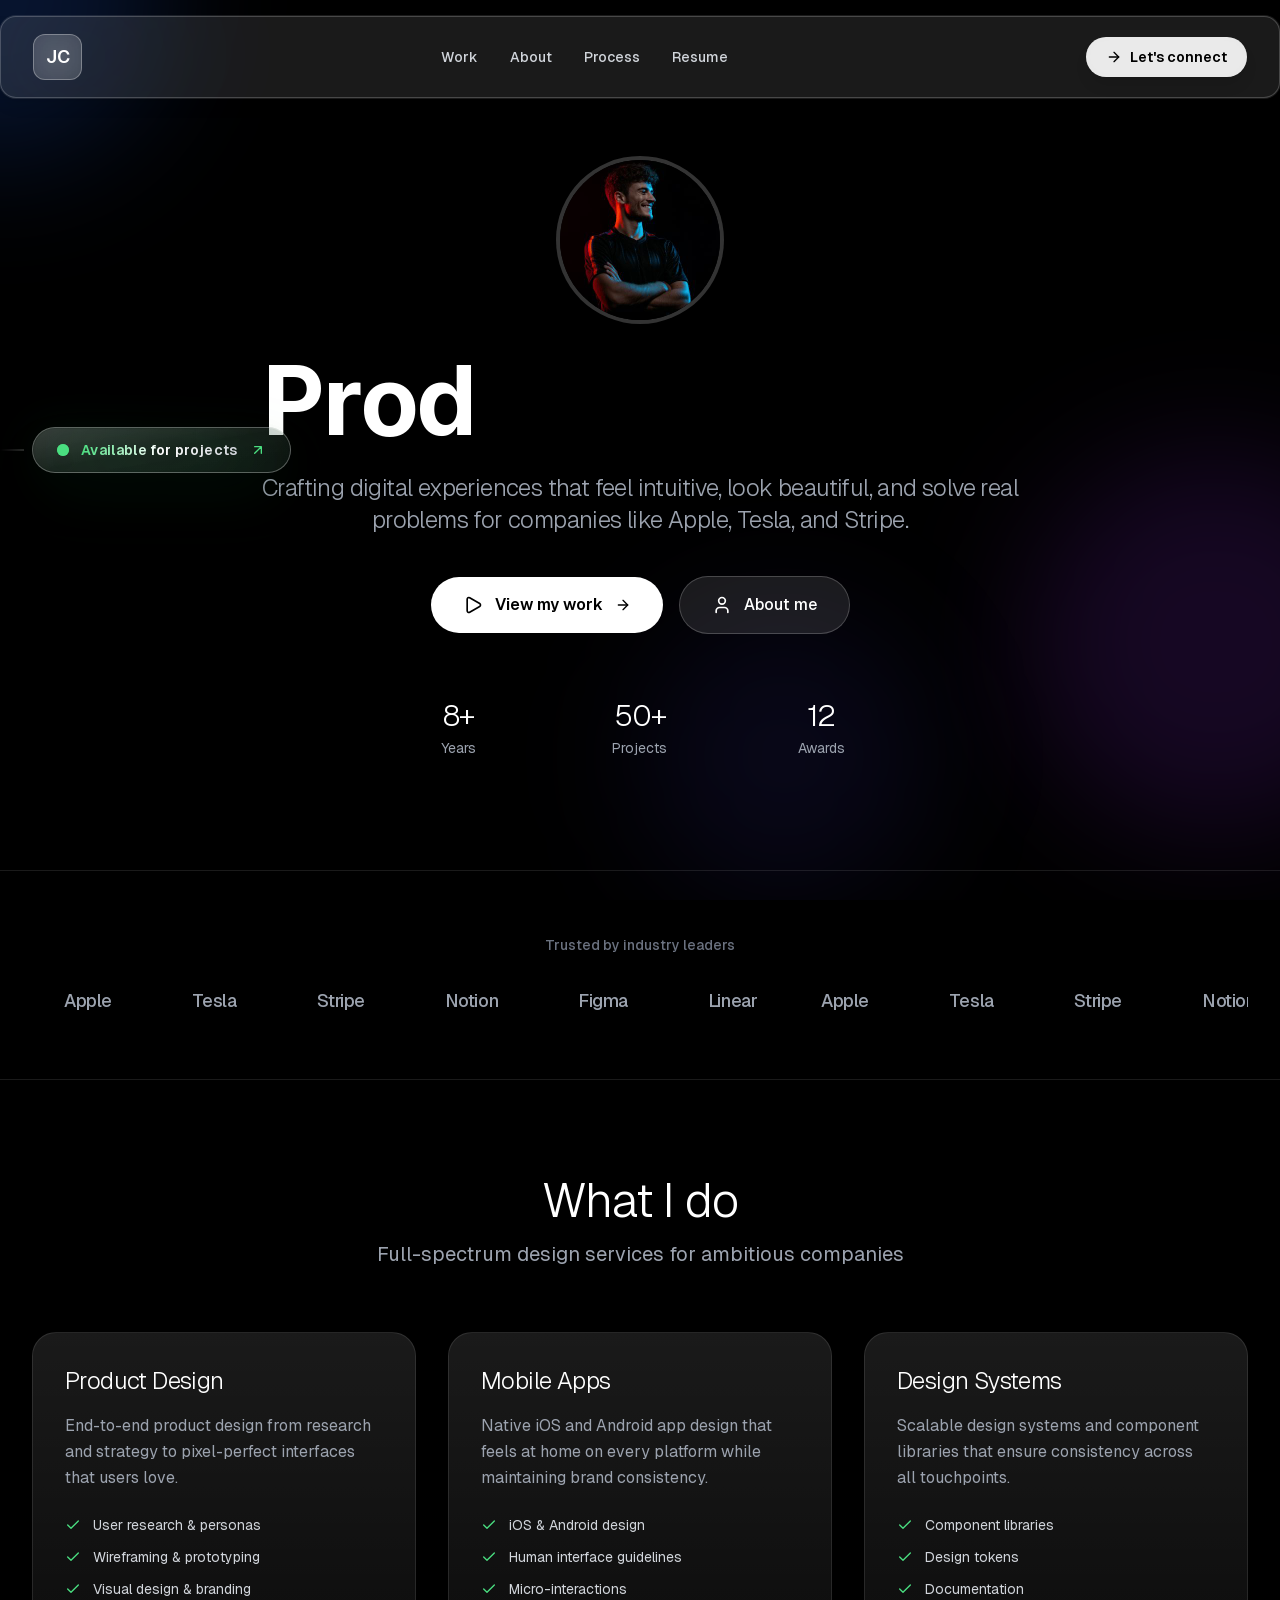
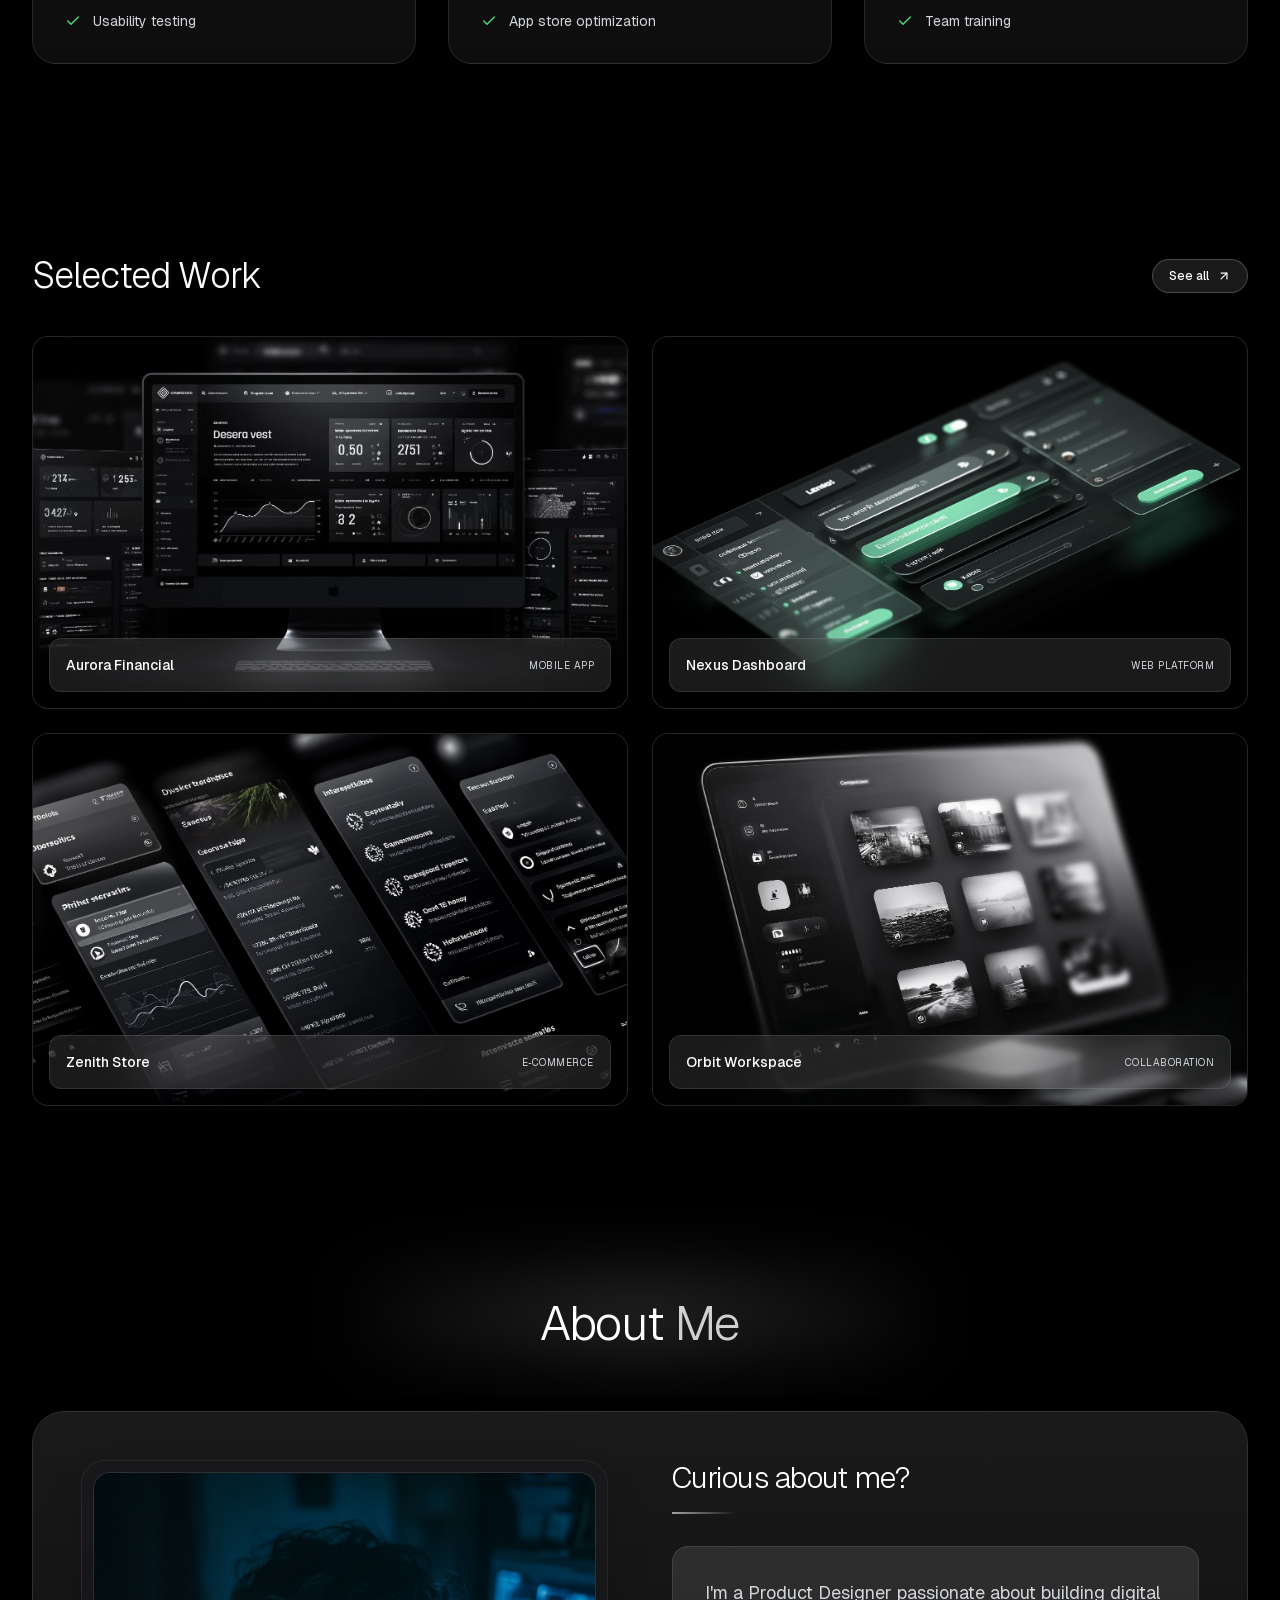
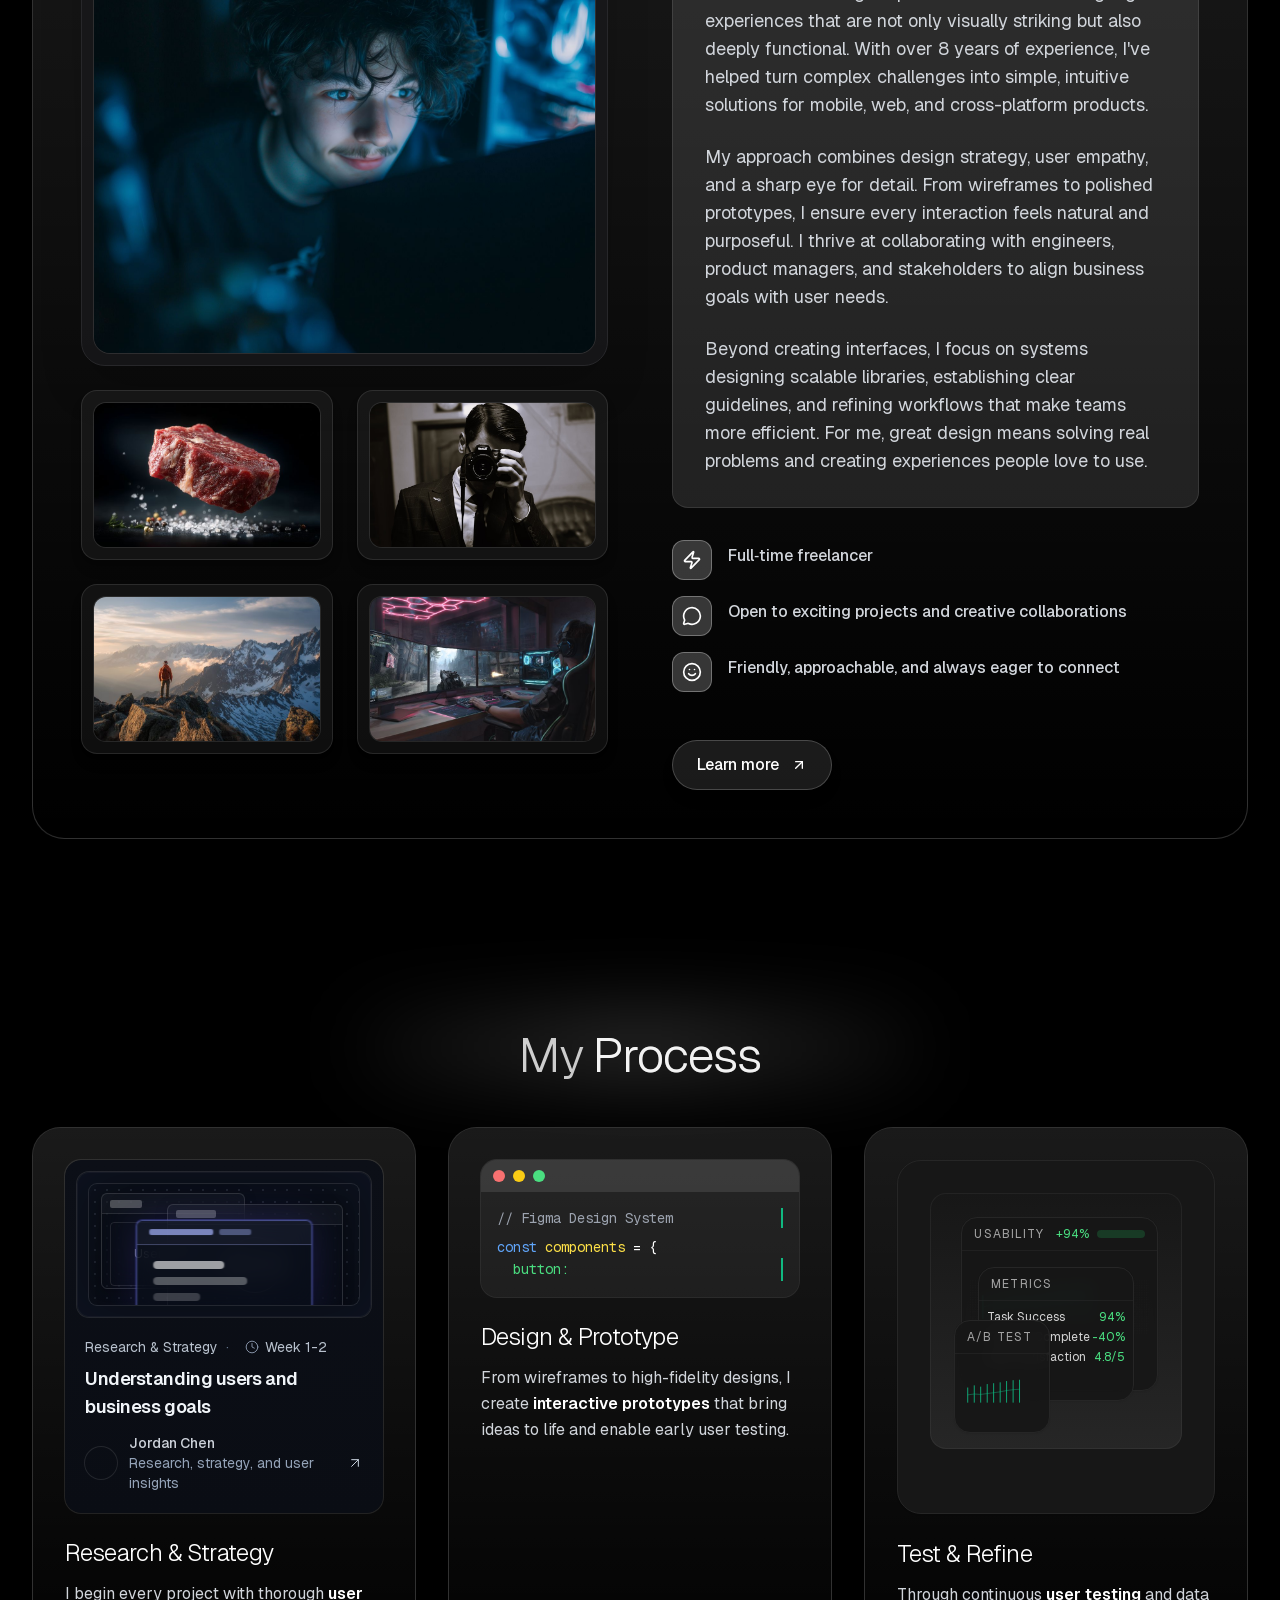
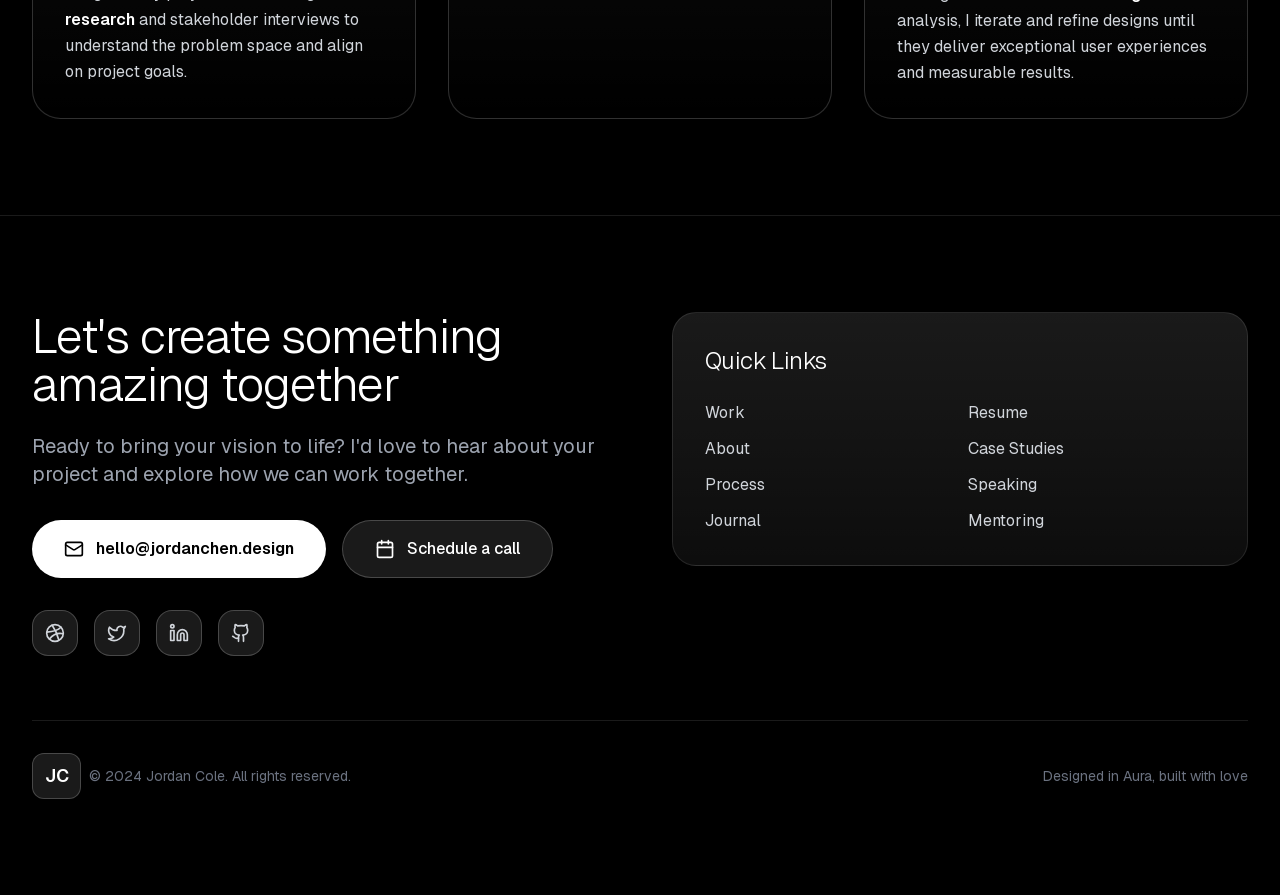
<file: assets/7arr67l.aura.build/index.html>
<html class="h-full" lang="en" style="--cursor-x: 733px; --cursor-y: 344px;"><head><script data-offline-resolve="1">(function(){
var ASSET_MAP = {"https://7arr67l.aura.build/": "assets/47cc96a81944f6c6_file.html", "https://cdn.jsdelivr.net/npm/iconify-icon@2.1.0/dist/iconify-icon.min.js": "assets/758d94838db0cafd_iconify-icon.min.js", "https://fonts.googleapis.com/css2?family=Inter:wght@300;400;500;600;700&display=swap": "assets/f32c4a47e91d6996_css2.css", "https://7arr67l.aura.build/assets/index-DoduxGJT.css": "assets/2fea0dd1f79ac059_index-DoduxGJT.css", "https://fonts.googleapis.com/css2?family=Inter:wght@300;400;500;600;700&family=Roboto:wght@300;400;500;600;700&family=Montserrat:wght@300;400;500;600;700&family=Poppins:wght@300;400;500;600;700&display=swap": "assets/f03d5177d82d71e3_css2.css", "https://fonts.googleapis.com/css2?family=Geist:wght@300;400;500;600;700&display=swap": "assets/ab228c398c0be0cd_css2.css", "https://fonts.googleapis.com/css2?family=Manrope:wght@300;400;500;600;700;800&family=Space+Grotesk:wght@300;400;500;600;700&family=Work+Sans:wght@300;400;500;600;700;800&display=swap": "assets/c77cac3cc91e6e23_css2.css", "https://fonts.googleapis.com/css2?family=Plus+Jakarta+Sans:wght@300;400;500;600;700;800&family=IBM+Plex+Serif:wght@300;400;500;600;700&family=IBM+Plex+Mono:wght@300;400;500;600;700&display=swap": "assets/d12728c695d9fa3b_css2.css", "https://fonts.googleapis.com/css2?family=PT+Serif:wght@400;700&family=Geist+Mono:wght@300;400;500;600;700&family=Space+Mono:wght@400;700&display=swap": "assets/156b54aedbd4a7b3_css2.css", "https://fonts.googleapis.com/css2?family=Playfair+Display:wght@400;500;600;700;900&family=Instrument+Serif:wght@400;500;600;700&family=Merriweather:wght@300;400;700;900&family=Bricolage+Grotesque:wght@300;400;500;600;700&display=swap": "assets/04e082577ae710a5_css2.css", "https://fonts.googleapis.com/css2?family=Newsreader:opsz,wght@6..72,400..800&family=Google+Sans+Flex:wght@400;500;600;700&family=Oswald:wght@300;400;500;600;700&family=DM+Sans:wght@300;400;500;600;700&display=swap": "assets/c6036f6e72f671f6_css2.css", "https://fonts.googleapis.com/css2?family=Quicksand:wght@300;400;500;600;700&family=Nunito:wght@300;400;500;600;700;800&display=swap": "assets/356caca7d0e9c746_css2.css", "https://7arr67l.aura.build/assets/index-BKlirHrI.js": "assets/index-BKlirHrI.js", "https://rawcdn.githack.com/disposable/disposable-email-domains/master/domains.json": "assets/239134f3e5c7f281_domains.json", "https://hoirqrkdgbmvpwutwuwj.supabase.co/rest/v1/shared_react_projects?select=*&slug=ilike.7arr67l": "assets/4f53cda18c2baa0c_shared_react_projects.json", "https://hoirqrkdgbmvpwutwuwj.supabase.co/rest/v1/rpc/get_public_shared_react_project_by_slug": "assets/4f53cda18c2baa0c_shared_react_projects.json", "https://hoirqrkdgbmvpwutwuwj.supabase.co/rest/v1/shared_react_projects?select=*&custom_domain=ilike.7arr67l.aura.build": "assets/4f53cda18c2baa0c_shared_react_projects.json", "https://hoirqrkdgbmvpwutwuwj.supabase.co/rest/v1/rpc/get_public_shared_react_project_by_domain": "assets/4f53cda18c2baa0c_shared_react_projects.json", "https://hoirqrkdgbmvpwutwuwj.supabase.co/rest/v1/shared_react_projects?select=*&custom_domain=ilike.aura.build": "assets/4f53cda18c2baa0c_shared_react_projects.json", "https://hoirqrkdgbmvpwutwuwj.supabase.co/rest/v1/shared_code?select=*&slug=ilike.7arr67l": "assets/a0f6c98eb970e3c5_shared_code.json", "https://hoirqrkdgbmvpwutwuwj.supabase.co/rest/v1/shared_code?select=slug%2Ccreated_at&user_id=eq.8bd0314a-9525-4a13-996e-2c37cbd9e514&order=created_at.desc": "assets/f3db7599d6a7c960_shared_code.json", "https://hoirqrkdgbmvpwutwuwj.supabase.co/rest/v1/public_author_profiles?select=id%2Cfull_name%2Cavatar_url%2Cbio%2Cslug%2Ccreated_at%2Cviews%2Cis_featured%2Cwebsite%2Clocation%2Cis_pro&id=in.%288bd0314a-9525-4a13-996e-2c37cbd9e514%29": "assets/3f014b4661a60d1f_public_author_profiles.json", "https://fonts.gstatic.com/s/inter/v20/UcC73FwrK3iLTeHuS_nVMrMxCp50SjIa1ZL7W0Q5nw.woff2": "assets/c940764593d0fe5d_UcC73FwrK3iLTeHuS_nVMrMxCp50Sj.woff2", "https://7arr67l.aura.build/logo-aura-gray.svg": "assets/23a9f32ff7d46956_logo-aura-gray.svg", "https://hoirqrkdgbmvpwutwuwj.supabase.co/storage/v1/object/public/preview-images/7ARR67L.png?t=1757078307376": "assets/c257680d92386119_7ARR67L.png", "https://fonts.googleapis.com/css2?family=Roboto:wght@300;400;500;600;700&display=swap": "assets/6cc5986a56521384_css2.css", "https://cdn.tailwindcss.com/3.4.17": "assets/176e894661aa9cdc_3.4.17", "https://fonts.googleapis.com/css2?family=Montserrat:wght@300;400;500;600;700&display=swap": "assets/02e6b7b1f83097fa_css2.css", "https://fonts.googleapis.com/css2?family=Poppins:wght@300;400;500;600;700&display=swap": "assets/bd00c789617c97db_css2.css", "https://fonts.googleapis.com/css2?family=Playfair+Display:wght@400;500;600;700;900&display=swap": "assets/8c515a27fa779fbd_css2.css", "https://fonts.googleapis.com/css2?family=Instrument+Serif:wght@400;500;600;700&display=swap": "assets/d1c378e8235aec47_css2.css", "https://fonts.googleapis.com/css2?family=Plus+Jakarta+Sans:wght@300;400;500;600;700;800&display=swap": "assets/b626255d7795be45_css2.css", "https://fonts.googleapis.com/css2?family=PT+Serif:wght@400;700&display=swap": "assets/3c1bdd7a5068f60c_css2.css", "https://fonts.googleapis.com/css2?family=Space+Grotesk:wght@300;400;500;600;700&display=swap": "assets/333a143c29aa4ab6_css2.css", "https://fonts.googleapis.com/css2?family=Merriweather:wght@300;400;700;900&display=swap": "assets/fceae2935442133c_css2.css", "https://fonts.googleapis.com/css2?family=Bricolage+Grotesque:wght@300;400;500;600;700&display=swap": "assets/3facab20211aad24_css2.css", "https://fonts.googleapis.com/css2?family=Geist+Mono:wght@300;400;500;600;700&display=swap": "assets/177762c41ea24b74_css2.css", "https://fonts.googleapis.com/css2?family=Space+Mono:wght@400;700&display=swap": "assets/83d01db29098d701_css2.css", "https://fonts.googleapis.com/css2?family=Quicksand:wght@300;400;500;600;700&display=swap": "assets/faa5d8d09eafb1cc_css2.css", "https://fonts.googleapis.com/css2?family=Work+Sans:wght@300;400;500;600;700;800&display=swap": "assets/62c41b6899311afb_css2.css", "https://fonts.googleapis.com/css2?family=Manrope:wght@300;400;500;600;700;800&display=swap": "assets/a38a0ce38d253a4d_css2.css", "https://fonts.googleapis.com/css2?family=Nunito:wght@300;400;500;600;700;800&display=swap": "assets/6c0a46fb06d2d0e0_css2.css", "https://images.unsplash.com/photo-1751234810818-2134a19346f5?w=800&q=80": "assets/334234b855a69adc_photo-1751234810818-2134a19346.jpg", "https://fonts.gstatic.com/s/geist/v4/gyByhwUxId8gMEwcGFWNOITd.woff2": "assets/a29f900a6d603e98_gyByhwUxId8gMEwcGFWNOITd.woff2", "https://hoirqrkdgbmvpwutwuwj.supabase.co/rest/v1/rpc/get_public_share_project_context": "assets/5fb68b68ad903fdc_get_public_share_project_conte.json", "https://unpkg.com/lucide@1.14.0/dist/umd/lucide.js": "assets/53019cedb3d3c1be_lucide.js", "https://hoirqrkdgbmvpwutwuwj.supabase.co/storage/v1/object/public/assets/assets/2b8b03a2-19b6-4f4d-a27f-4bd29d76f583_800w.jpg": "assets/12ecac42954717dd_2b8b03a2-19b6-4f4d-a27f-4bd29d.jpg", "https://hoirqrkdgbmvpwutwuwj.supabase.co/rest/v1/shared_code?select=code%2Cprivate%2Cuser_id%2Cshare_source_code&slug=ilike.a46r0xp": "assets/7c924c651d4b87c8_shared_code.json", "https://hoirqrkdgbmvpwutwuwj.supabase.co/rest/v1/rpc/get_public_project_chats_for_share": "assets/83ecdcdbe7abb540_get_public_project_chats_for_s.json", "https://hoirqrkdgbmvpwutwuwj.supabase.co/rest/v1/projects?select=transition_type%2Ctransition_duration_ms%2Ctransition_easing%2Ctransition_distance_px&id=eq.6c23e65a-2bea-4701-8708-9fbe58d34a4f": "assets/4f53cda18c2baa0c_shared_react_projects.json", "https://hoirqrkdgbmvpwutwuwj.supabase.co/storage/v1/object/public/assets/assets/5162c07d-8a65-4a42-9a8c-c48dbea36297_1600w.jpg": "assets/2136f154a5677a74_5162c07d-8a65-4a42-9a8c-c48dbe.jpg", "https://hoirqrkdgbmvpwutwuwj.supabase.co/storage/v1/object/public/assets/assets/78877756-9e45-410e-b630-78c3dfb8e94c_1600w.jpg": "assets/0d2c3a087d30baa3_78877756-9e45-410e-b630-78c3df.jpg", "https://hoirqrkdgbmvpwutwuwj.supabase.co/storage/v1/object/public/assets/assets/dfbdff07-910b-401f-9b3c-472e23555ca7_800w.jpg": "assets/c1565e55a53d4f2b_dfbdff07-910b-401f-9b3c-472e23.jpg", "https://hoirqrkdgbmvpwutwuwj.supabase.co/rest/v1/shared_code?select=code%2Cprivate%2Cuser_id%2Cshare_source_code&slug=ilike.f4w2ja5": "assets/9e0dc7e428d4de0d_shared_code.json", "https://hoirqrkdgbmvpwutwuwj.supabase.co/storage/v1/object/public/assets/assets/a6ea5042-fd78-4888-b5e1-47f268a0569b_800w.jpg": "assets/e2f06ebca2d3dee1_a6ea5042-fd78-4888-b5e1-47f268.jpg", "https://hoirqrkdgbmvpwutwuwj.supabase.co/storage/v1/object/public/assets/assets/f804111a-fe24-4660-b754-0f3654213f91_320w.jpg": "assets/dcac75b69d6f1c53_f804111a-fe24-4660-b754-0f3654.jpg", "https://hoirqrkdgbmvpwutwuwj.supabase.co/storage/v1/object/public/assets/assets/72c8b3bf-292e-4424-b26d-4fcb776f58d6_800w.jpg": "assets/38e5ef5d0e625d94_72c8b3bf-292e-4424-b26d-4fcb77.jpg", "https://hoirqrkdgbmvpwutwuwj.supabase.co/storage/v1/object/public/assets/assets/b6453140-0e66-40b1-89b8-06321fdcdc09_1600w.jpg": "assets/8f22b0d984f4a65e_b6453140-0e66-40b1-89b8-06321f.jpg", "https://hoirqrkdgbmvpwutwuwj.supabase.co/storage/v1/object/public/assets/assets/7ee361ca-4978-4130-bab8-b605105c04b4_1600w.jpg": "assets/2743b5486b46dada_7ee361ca-4978-4130-bab8-b60510.jpg", "https://hoirqrkdgbmvpwutwuwj.supabase.co/storage/v1/object/public/assets/assets/0d850914-e949-410a-ac08-c604b47ea90f_3840w.jpg": "assets/8e7045bb8596ad2b_0d850914-e949-410a-ac08-c604b4.jpg", "https://fonts.gstatic.com/s/geistmono/v4/or3nQ6H-1_WfwkMZI_qYFrcdmhHkjko.woff2": "assets/b7ac144b394cbd81_or3nQ6H-1_WfwkMZI_qYFrcdmhHkjk.woff2", "https://cdn.tailwindcss.com": "assets/176e894661aa9cdc_3.4.17", "https://unpkg.com/lucide@latest/dist/umd/lucide.js": "assets/53019cedb3d3c1be_lucide.js", "https://7arr67l.aura.build/fonts.gstatic.com": "assets/676da35a18328465_fonts.gstatic.com", "https://7arr67l.aura.build/assets/productionTransform-B69cSEas.js": "assets/productionTransform-B69cSEas.js", "https://7arr67l.aura.build/assets/jszip.min-DXGJ5viR.js": "assets/jszip.min-DXGJ5viR.js", "https://7arr67l.aura.build/assets/App.js": "assets/App.js", "https://7arr67l.aura.build/assets/base-80a1f760-BP2_bAmJ.js": "assets/base-80a1f760-BP2_bAmJ.js", "https://7arr67l.aura.build/assets/DesignSystemPromptPopoverContent-DxqNOZvQ.js": "assets/DesignSystemPromptPopoverContent-DxqNOZvQ.js", "https://7arr67l.aura.build/assets/index-599aeaf7-CDqxBfch.js": "assets/index-599aeaf7-CDqxBfch.js", "https://7arr67l.aura.build/assets/index-CW77DmYE.js": "assets/index-CW77DmYE.js", "https://7arr67l.aura.build/assets/index-vNQ9o259.js": "assets/index-vNQ9o259.js", "https://7arr67l.aura.build/assets/consoleHook-59e792cb-CxAVS5l8.js": "assets/consoleHook-59e792cb-CxAVS5l8.js"};
// Pre-populate path+query keys: when opened via file://, JS
// resolves '/foo.js' against file://… so we lose the original
// origin. Indexing by pathname+search lets the lookup succeed.
var _add = {};
for (var _k in ASSET_MAP) {
  try { var _u = new URL(_k); _add[_u.pathname + _u.search] = ASSET_MAP[_k]; }
  catch(e){}
}
for (var _k in _add) if (!ASSET_MAP[_k]) ASSET_MAP[_k] = _add[_k];
function resolveLocal(u){
  if (!u || typeof u !== 'string') return null;
  if (u.indexOf('data:') === 0 || u.indexOf('blob:') === 0) return null;
  if (ASSET_MAP[u]) return ASSET_MAP[u];
  try {
    var url = new URL(u, location.href);
    var pq = url.pathname + url.search;
    if (ASSET_MAP[pq]) return ASSET_MAP[pq];
    // Next.js image optimization wrapper — peel the inner CDN URL
    if (/_next\/image$/.test(url.pathname)) {
      var t = url.searchParams.get('url');
      if (t) {
        var dec = decodeURIComponent(t);
        if (ASSET_MAP[dec]) return ASSET_MAP[dec];
        var bare = dec.split('?')[0];
        for (var k in ASSET_MAP) {
          if (k.split('?')[0] === bare) return ASSET_MAP[k];
        }
      }
    }
  } catch(e){}
  return null;
}
function rewriteSrcset(s){
  if (!s || typeof s !== 'string') return s;
  return s.split(',').map(function(it){
    var p = it.trim().split(/\s+/);
    var loc = resolveLocal(p[0]);
    if (loc) p[0] = loc;
    return p.join(' ');
  }).join(', ');
}
// Patch property setters: el.src = '...' / el.href = '...'
// IMPORTANT: skip rewrite when the element has crossOrigin set.
// WebGL textures (UnicornStudio, Three.js, etc.) are loaded via
//   img.crossOrigin = 'anonymous'; img.src = 'https://cdn/...'
// and consumed via gl.texImage2D. file:// resources have no CORS
// headers, so rewriting to local makes WebGL reject the texture
// (Access blocked by CORS policy → black/missing 3D scene).
// Better to keep the original URL: works online, fails offline,
// matches non-patched behaviour.
function patchSetter(klass, prop, transform){
  if (!klass || !klass.prototype) return;
  var desc = Object.getOwnPropertyDescriptor(klass.prototype, prop);
  if (!desc || !desc.set) return;
  Object.defineProperty(klass.prototype, prop, {
    configurable: true,
    get: desc.get,
    set: function(v){
      try {
        if (this.crossOrigin) {
          /* preserve cross-origin URL — see comment above */
        } else if (transform === 'srcset') {
          v = rewriteSrcset(v);
        } else {
          var loc = resolveLocal(v); if (loc) v = loc;
        }
      } catch(e){}
      desc.set.call(this, v);
    }
  });
}
patchSetter(window.HTMLScriptElement, 'src');
patchSetter(window.HTMLLinkElement, 'href');
patchSetter(window.HTMLImageElement, 'src');
patchSetter(window.HTMLImageElement, 'srcset', 'srcset');
patchSetter(window.HTMLSourceElement, 'src');
patchSetter(window.HTMLSourceElement, 'srcset', 'srcset');
patchSetter(window.HTMLMediaElement, 'src');
patchSetter(window.HTMLIFrameElement, 'src');
// Patch setAttribute too — some libs use it instead of property set
var _setAttr = Element.prototype.setAttribute;
Element.prototype.setAttribute = function(name, value){
  try {
    if (typeof value === 'string' && !this.crossOrigin) {
      if (name === 'src' || name === 'href') {
        var loc = resolveLocal(value);
        if (loc) value = loc;
      } else if (name === 'srcset') {
        value = rewriteSrcset(value);
      }
    }
  } catch(e){}
  return _setAttr.call(this, name, value);
};
// Expose for the late-init script in body
window.__resolveLocal = resolveLocal;
window.__rewriteSrcset = rewriteSrcset;
})();</script>
<script id="aura-supabase-token-firewall">(function () {
  if (window.__AURA_SUPABASE_FIREWALL__) return;
  window.__AURA_SUPABASE_FIREWALL__ = true;

  var SUPABASE_HOST = "hoirqrkdgbmvpwutwuwj.supabase.co";
  var BLOCKED_KEY_PATTERNS = [
    /^sb-[a-z0-9-]+-auth-token$/i,
    /^supabase\.auth\.token$/i
  ];

  function isBlockedStorageKey(key) {
    if (typeof key !== "string") return false;
    for (var i = 0; i < BLOCKED_KEY_PATTERNS.length; i++) {
      if (BLOCKED_KEY_PATTERNS[i].test(key)) return true;
    }
    return false;
  }

  function toAbsoluteUrl(input) {
    try {
      return new URL(input, window.location.href);
    } catch {
      return null;
    }
  }

  function isSupabaseDestination(input) {
    var parsed = toAbsoluteUrl(input);
    if (!parsed) return false;
    if (SUPABASE_HOST && parsed.host === SUPABASE_HOST) return true;
    return parsed.host.endsWith(".supabase.co");
  }

  function pathLooksSensitive(input) {
    var parsed = toAbsoluteUrl(input);
    if (!parsed) return false;
    return /^\/(auth|rest|functions)\/v1\//.test(parsed.pathname || "");
  }

  function headersContainAuth(headersLike) {
    if (!headersLike) return false;

    try {
      if (typeof Headers !== "undefined" && headersLike instanceof Headers) {
        return !!(headersLike.get("authorization") || headersLike.get("apikey"));
      }
    } catch {}

    if (Array.isArray(headersLike)) {
      for (var i = 0; i < headersLike.length; i++) {
        var pair = headersLike[i] || [];
        var name = String(pair[0] || "").toLowerCase();
        if (name === "authorization" || name === "apikey") return true;
      }
      return false;
    }

    if (typeof headersLike === "object") {
      var keys = Object.keys(headersLike);
      for (var j = 0; j < keys.length; j++) {
        var k = keys[j].toLowerCase();
        if (k === "authorization" || k === "apikey") return true;
      }
    }
    return false;
  }

  function requestLooksSensitive(input, init, extraHeaders) {
    var url = "";
    try {
      if (typeof input === "string") {
        url = input;
      } else if (input && typeof input.url === "string") {
        url = input.url;
      }
    } catch {}

    var headers =
      (init && init.headers) ||
      (input && input.headers) ||
      extraHeaders ||
      null;
    var hasAuthHeaders = headersContainAuth(headers);
    if (hasAuthHeaders) return true;

    if (!url) return false;
    if (isSupabaseDestination(url) && pathLooksSensitive(url)) return true;
    return false;
  }

  function patchStorage(storage, storageName) {
    if (!storage) return;
    var proto = Object.getPrototypeOf(storage);
    if (!proto || proto.__auraSupabaseFirewallPatched) return;

    var rawGetItem = proto.getItem;
    var rawSetItem = proto.setItem;
    var rawRemoveItem = proto.removeItem;
    var rawClear = proto.clear;
    var rawKey = proto.key;
    var rawLengthDescriptor = Object.getOwnPropertyDescriptor(proto, "length");
    var rawLengthGet = rawLengthDescriptor && rawLengthDescriptor.get;

    function getRawLength(instance) {
      try {
        if (rawLengthGet) return Number(rawLengthGet.call(instance) || 0);
      } catch {}
      try {
        return Number(instance.length || 0);
      } catch {}
      return 0;
    }

    function getVisibleKeys(instance) {
      var visible = [];
      var total = getRawLength(instance);
      for (var i = 0; i < total; i++) {
        var currentKey = rawKey.call(instance, i);
        if (currentKey && !isBlockedStorageKey(currentKey)) {
          visible.push(currentKey);
        }
      }
      return visible;
    }

    function maskBlockedKeyProperty(instance, keyName) {
      if (!keyName || !isBlockedStorageKey(keyName)) return;
      try {
        Object.defineProperty(instance, keyName, {
          configurable: true,
          enumerable: false,
          get: function () {
            return null;
          },
          set: function () {
            return true;
          }
        });
      } catch {}
    }

    function syncBlockedKeyProperties(instance) {
      var total = getRawLength(instance);
      for (var i = 0; i < total; i++) {
        var k = rawKey.call(instance, i);
        if (k) maskBlockedKeyProperty(instance, k);
      }
    }

    proto.getItem = function (key) {
      syncBlockedKeyProperties(this);
      if (isBlockedStorageKey(String(key))) return null;
      return rawGetItem.call(this, key);
    };

    proto.setItem = function (key, value) {
      if (isBlockedStorageKey(String(key))) return;
      return rawSetItem.call(this, key, value);
    };

    proto.removeItem = function (key) {
      if (isBlockedStorageKey(String(key))) return;
      return rawRemoveItem.call(this, key);
    };

    proto.clear = function () {
      if (typeof rawClear !== "function") return;

      // Preserve blocked keys across clear() to prevent auth token/session wipe.
      var preservedBlockedEntries = [];
      var total = getRawLength(this);
      for (var i = 0; i < total; i++) {
        var blockedKey = rawKey.call(this, i);
        if (blockedKey && isBlockedStorageKey(blockedKey)) {
          preservedBlockedEntries.push([
            blockedKey,
            rawGetItem.call(this, blockedKey),
          ]);
        }
      }

      rawClear.call(this);

      for (var j = 0; j < preservedBlockedEntries.length; j++) {
        var entry = preservedBlockedEntries[j];
        var key = entry[0];
        var value = entry[1];
        if (typeof key === "string" && typeof value === "string") {
          rawSetItem.call(this, key, value);
        }
      }

      syncBlockedKeyProperties(this);
    };

    proto.key = function (index) {
      syncBlockedKeyProperties(this);
      var visible = getVisibleKeys(this);
      return visible[index] || null;
    };

    try {
      Object.defineProperty(proto, "length", {
        configurable: true,
        enumerable: false,
        get: function () {
          syncBlockedKeyProperties(this);
          return getVisibleKeys(this).length;
        }
      });
    } catch {}

    var proxyStorage = null;
    try {
      proxyStorage = new Proxy(storage, {
        get: function (target, prop) {
          if (typeof prop === "string" && isBlockedStorageKey(prop)) return null;
          if (prop === "length") return getVisibleKeys(target).length;
          if (prop === "key") {
            return function (index) {
              var visible = getVisibleKeys(target);
              return visible[index] || null;
            };
          }
          if (prop === "clear") {
            return function () {
              if (typeof rawClear !== "function") return;

              var preservedBlockedEntries = [];
              var total = getRawLength(target);
              for (var i = 0; i < total; i++) {
                var blockedKey = rawKey.call(target, i);
                if (blockedKey && isBlockedStorageKey(blockedKey)) {
                  preservedBlockedEntries.push([
                    blockedKey,
                    rawGetItem.call(target, blockedKey),
                  ]);
                }
              }

              rawClear.call(target);

              for (var j = 0; j < preservedBlockedEntries.length; j++) {
                var entry = preservedBlockedEntries[j];
                var key = entry[0];
                var value = entry[1];
                if (typeof key === "string" && typeof value === "string") {
                  rawSetItem.call(target, key, value);
                }
              }

              syncBlockedKeyProperties(target);
            };
          }

          var value = target[prop];
          if (typeof value === "function") return value.bind(target);
          return value;
        },
        set: function (target, prop, value) {
          if (typeof prop === "string" && isBlockedStorageKey(prop)) return true;
          target[prop] = value;
          return true;
        },
        has: function (target, prop) {
          if (typeof prop === "string" && isBlockedStorageKey(prop)) return false;
          return prop in target;
        },
        deleteProperty: function (target, prop) {
          if (typeof prop === "string" && isBlockedStorageKey(prop)) return true;
          try {
            delete target[prop];
          } catch {}
          return true;
        },
        ownKeys: function (target) {
          return getVisibleKeys(target);
        },
        getOwnPropertyDescriptor: function (target, prop) {
          if (typeof prop === "string" && isBlockedStorageKey(prop)) {
            return undefined;
          }
          if (prop === "length") {
            return {
              configurable: true,
              enumerable: false,
              value: getVisibleKeys(target).length,
              writable: false
            };
          }
          return Object.getOwnPropertyDescriptor(target, prop);
        }
      });
    } catch {}

    try {
      if (proxyStorage) {
        Object.defineProperty(window, storageName, {
          configurable: true,
          enumerable: true,
          get: function () {
            return proxyStorage;
          }
        });
      }
    } catch {}

    syncBlockedKeyProperties(storage);
    proto.__auraSupabaseFirewallPatched = true;
  }

  function patchCookieAccess() {
    try {
      var cookieDescriptor = Object.getOwnPropertyDescriptor(Document.prototype, "cookie");
      if (!cookieDescriptor || !cookieDescriptor.configurable) return;

      Object.defineProperty(document, "cookie", {
        configurable: true,
        enumerable: false,
        get: function () {
          return "";
        },
        set: function () {
          return true;
        }
      });
    } catch {}
  }

  function patchFetch() {
    if (typeof window.fetch !== "function") return;
    var rawFetch = window.fetch.bind(window);
    window.fetch = function (input, init) {
      if (requestLooksSensitive(input, init, null)) {
        return Promise.reject(new Error("Blocked by Aura security policy"));
      }
      return rawFetch(input, init);
    };
  }

  function patchXHR() {
    if (typeof XMLHttpRequest === "undefined") return;
    var rawOpen = XMLHttpRequest.prototype.open;
    var rawSetHeader = XMLHttpRequest.prototype.setRequestHeader;
    var rawSend = XMLHttpRequest.prototype.send;

    XMLHttpRequest.prototype.open = function (method, url) {
      this.__auraRequestUrl = String(url || "");
      this.__auraHeaders = {};
      return rawOpen.apply(this, arguments);
    };

    XMLHttpRequest.prototype.setRequestHeader = function (name, value) {
      if (!this.__auraHeaders) this.__auraHeaders = {};
      this.__auraHeaders[String(name || "").toLowerCase()] = String(value || "");
      return rawSetHeader.apply(this, arguments);
    };

    XMLHttpRequest.prototype.send = function () {
      if (requestLooksSensitive(this.__auraRequestUrl || "", null, this.__auraHeaders || null)) {
        throw new Error("Blocked by Aura security policy");
      }
      return rawSend.apply(this, arguments);
    };
  }

  function patchBeacon() {
    if (typeof navigator.sendBeacon !== "function") return;
    var rawBeacon = navigator.sendBeacon.bind(navigator);
    navigator.sendBeacon = function (url, data) {
      if (requestLooksSensitive(url, null, null)) return false;
      return rawBeacon(url, data);
    };
  }

  function patchWebSocket() {
    if (typeof WebSocket === "undefined") return;
    var RawWebSocket = WebSocket;
    window.WebSocket = function (url, protocols) {
      if (requestLooksSensitive(String(url || ""), null, null)) {
        throw new Error("Blocked by Aura security policy");
      }
      return new RawWebSocket(url, protocols);
    };
    window.WebSocket.prototype = RawWebSocket.prototype;
  }

  patchStorage(window.localStorage, "localStorage");
  patchStorage(window.sessionStorage, "sessionStorage");
  patchCookieAccess();
  patchFetch();
  patchXHR();
  patchBeacon();
  patchWebSocket();
})();</script>
<meta charset="utf-8"/>
<meta content="width=device-width, initial-scale=1" name="viewport"/>
<title>Jordan Chen — Product Designer</title>
<meta content="Award-winning product design and user experiences for tomorrow's most innovative companies." name="description"/>
<link href="https://fonts.googleapis.com" rel="preconnect"/>
<link href="assets/676da35a18328465_fonts.gstatic.com" rel="preconnect"/>
<link href="assets/f32c4a47e91d6996_css2.css" rel="stylesheet"/>
<script src="assets/176e894661aa9cdc_3.4.17"></script>
<script>
tailwind.config = {
theme: {
extend: {
animation: {
'fade-in': 'fadeIn 0.8s ease-out forwards',
'slide-up': 'slideUp 0.8s ease-out forwards',
'blur-in': 'blurIn 0.8s ease-out forwards',
'scale-in': 'scaleIn 0.8s ease-out forwards',
'float': 'float 6s ease-in-out infinite',
'pulse-glow': 'pulseGlow 3s ease-in-out infinite',
'slide-in-left': 'slideInLeft 0.8s ease-out forwards',
'slide-out-left': 'slideOutLeft 0.8s ease-out forwards',
'marquee': 'marquee 25s linear infinite',
'marquee-reverse': 'marquee-reverse 25s linear infinite',
'typing': 'typing 4s steps(40, end) infinite',
'blink': 'blink 1s infinite'
},
keyframes: {
fadeIn: {
'0%': { opacity: '0' },
'100%': { opacity: '1' }
},
slideUp: {
'0%': { opacity: '0', transform: 'translateY(24px)' },
'100%': { opacity: '1', transform: 'translateY(0)' }
},
blurIn: {
'0%': { opacity: '0', filter: 'blur(8px)' },
'100%': { opacity: '1', filter: 'blur(0px)' }
},
scaleIn: {
'0%': { opacity: '0', transform: 'scale(0.95)' },
'100%': { opacity: '1', transform: 'scale(1)' }
},
float: {
'0%, 100%': { transform: 'translateY(0px)' },
'50%': { transform: 'translateY(-8px)' }
},
pulseGlow: {
'0%, 100%': { boxShadow: '0 0 20px rgba(34, 197, 94, 0.3)' },
'50%': { boxShadow: '0 0 40px rgba(34, 197, 94, 0.6), 0 0 80px rgba(34, 197, 94, 0.2)' }
},
slideInLeft: {
'0%': { opacity: '0', transform: 'translateX(-100%)' },
'100%': { opacity: '1', transform: 'translateX(0)' }
},
slideOutLeft: {
'0%': { opacity: '1', transform: 'translateX(0)' },
'100%': { opacity: '0', transform: 'translateX(-100%)' }
},
letterReveal: {
'0%': { opacity: '0', transform: 'translateY(24px)' },
'100%': { opacity: '1', transform: 'translateY(0)' }
},
marquee: {
'0%': { transform: 'translateX(0%)' },
'100%': { transform: 'translateX(-100%)' }
},
'marquee-reverse': {
'0%': { transform: 'translateX(-100%)' },
'100%': { transform: 'translateX(0%)' }
},
typing: {
'0%': { width: '0' },
'100%': { width: '100%' }
},
blink: {
'0%, 50%': { opacity: '1' },
'51%, 100%': { opacity: '0' }
}
}
}
}
}
</script>
<link href="assets/ab228c398c0be0cd_css2.css" id="all-fonts-link-font-geist" rel="stylesheet"/><style id="all-fonts-style-font-geist">.font-geist { font-family: 'Geist', sans-serif !important; }</style><link href="assets/6cc5986a56521384_css2.css" id="all-fonts-link-font-roboto" rel="stylesheet"/><style id="all-fonts-style-font-roboto">.font-roboto { font-family: 'Roboto', sans-serif !important; }</style><link href="assets/02e6b7b1f83097fa_css2.css" id="all-fonts-link-font-montserrat" rel="stylesheet"/><style id="all-fonts-style-font-montserrat">.font-montserrat { font-family: 'Montserrat', sans-serif !important; }</style><link href="assets/bd00c789617c97db_css2.css" id="all-fonts-link-font-poppins" rel="stylesheet"/><style id="all-fonts-style-font-poppins">.font-poppins { font-family: 'Poppins', sans-serif !important; }</style><link href="assets/8c515a27fa779fbd_css2.css" id="all-fonts-link-font-playfair" rel="stylesheet"/><style id="all-fonts-style-font-playfair">.font-playfair { font-family: 'Playfair Display', serif !important; }</style><link href="assets/d1c378e8235aec47_css2.css" id="all-fonts-link-font-instrument-serif" rel="stylesheet"/><style id="all-fonts-style-font-instrument-serif">.font-instrument-serif { font-family: 'Instrument Serif', serif !important; }</style><link href="assets/fceae2935442133c_css2.css" id="all-fonts-link-font-merriweather" rel="stylesheet"/><style id="all-fonts-style-font-merriweather">.font-merriweather { font-family: 'Merriweather', serif !important; }</style><link href="assets/3facab20211aad24_css2.css" id="all-fonts-link-font-bricolage" rel="stylesheet"/><style id="all-fonts-style-font-bricolage">.font-bricolage { font-family: 'Bricolage Grotesque', sans-serif !important; }</style><link href="assets/b626255d7795be45_css2.css" id="all-fonts-link-font-jakarta" rel="stylesheet"/><style id="all-fonts-style-font-jakarta">.font-jakarta { font-family: 'Plus Jakarta Sans', sans-serif !important; }</style><link href="assets/a38a0ce38d253a4d_css2.css" id="all-fonts-link-font-manrope" rel="stylesheet"/><style id="all-fonts-style-font-manrope">.font-manrope { font-family: 'Manrope', sans-serif !important; }</style><link href="assets/333a143c29aa4ab6_css2.css" id="all-fonts-link-font-space-grotesk" rel="stylesheet"/><style id="all-fonts-style-font-space-grotesk">.font-space-grotesk { font-family: 'Space Grotesk', sans-serif !important; }</style><link href="assets/62c41b6899311afb_css2.css" id="all-fonts-link-font-work-sans" rel="stylesheet"/><style id="all-fonts-style-font-work-sans">.font-work-sans { font-family: 'Work Sans', sans-serif !important; }</style><link href="assets/3c1bdd7a5068f60c_css2.css" id="all-fonts-link-font-pt-serif" rel="stylesheet"/><style id="all-fonts-style-font-pt-serif">.font-pt-serif { font-family: 'PT Serif', serif !important; }</style><link href="assets/177762c41ea24b74_css2.css" id="all-fonts-link-font-geist-mono" rel="stylesheet"/><style id="all-fonts-style-font-geist-mono">.font-geist-mono { font-family: 'Geist Mono', monospace !important; }</style><link href="assets/83d01db29098d701_css2.css" id="all-fonts-link-font-space-mono" rel="stylesheet"/><style id="all-fonts-style-font-space-mono">.font-space-mono { font-family: 'Space Mono', monospace !important; }</style><link href="assets/faa5d8d09eafb1cc_css2.css" id="all-fonts-link-font-quicksand" rel="stylesheet"/><style id="all-fonts-style-font-quicksand">.font-quicksand { font-family: 'Quicksand', sans-serif !important; }</style><link href="assets/6c0a46fb06d2d0e0_css2.css" id="all-fonts-link-font-nunito" rel="stylesheet"/><style id="all-fonts-style-font-nunito">.font-nunito { font-family: 'Nunito', sans-serif !important; }</style>
<style>
.cursor-invert-mask {
position: relative;
}
.cursor-invert-mask::before {
content: '';
position: fixed;
width: 200px;
height: 200px;
border-radius: 50%;
background: white;
mix-blend-mode: difference;
pointer-events: none;
z-index: 9999;
opacity: 0;
transition: opacity 0.2s ease-out;
transform: translate(-50%, -50%);
}
.cursor-invert-active .cursor-invert-mask::before {
opacity: 1;
}
/* Letter animation styles */
.letter-animated {
display: inline-block;
opacity: 0;
transform: translateY(24px);
transition: none;
}
.letter-animated.animate {
animation: letterReveal 0.6s ease-out forwards;
}
@keyframes letterReveal {
0% {
opacity: 0;
transform: translateY(24px);
}
100% {
opacity: 1;
transform: translateY(0);
}
}
/* Typing animation styles */
.typing-container {
position: relative;
}
.typing-line {
opacity: 0;
white-space: nowrap;
overflow: hidden;
border-right: 2px solid #10B981;
}
.typing-line.typing {
animation: typing 3s steps(40, end) forwards, blink 1s infinite;
}
.typing-line.typed {
opacity: 1;
border-right: none;
}
.typing-cursor {
display: inline-block;
background-color: #10B981;
width: 2px;
animation: blink 1s infinite;
}
@keyframes typing {
0% {
opacity: 1;
width: 0;
}
100% {
opacity: 1;
width: 100%;
}
}
@keyframes blink {
0%, 50% {
opacity: 1;
}
51%, 100% {
opacity: 0;
}
}
</style><style>
.cursor-invert-mask::before {
left: var(--cursor-x, 0px);
top: var(--cursor-y, 0px);
}
</style>
<style>
.cursor-invert-mask::before {
left: var(--cursor-x, 0px);
top: var(--cursor-y, 0px);
}
</style>
<style>
.cursor-invert-mask::before {
left: var(--cursor-x, 0px);
top: var(--cursor-y, 0px);
}
</style>
<style>
.cursor-invert-mask::before {
left: var(--cursor-x, 0px);
top: var(--cursor-y, 0px);
}
</style>
<style>
.cursor-invert-mask::before {
left: var(--cursor-x, 0px);
top: var(--cursor-y, 0px);
}
</style>
<style>
.cursor-invert-mask::before {
left: var(--cursor-x, 0px);
top: var(--cursor-y, 0px);
}
</style><style>*, ::before, ::after{--tw-border-spacing-x:0;--tw-border-spacing-y:0;--tw-translate-x:0;--tw-translate-y:0;--tw-rotate:0;--tw-skew-x:0;--tw-skew-y:0;--tw-scale-x:1;--tw-scale-y:1;--tw-pan-x: ;--tw-pan-y: ;--tw-pinch-zoom: ;--tw-scroll-snap-strictness:proximity;--tw-gradient-from-position: ;--tw-gradient-via-position: ;--tw-gradient-to-position: ;--tw-ordinal: ;--tw-slashed-zero: ;--tw-numeric-figure: ;--tw-numeric-spacing: ;--tw-numeric-fraction: ;--tw-ring-inset: ;--tw-ring-offset-width:0px;--tw-ring-offset-color:#fff;--tw-ring-color:rgb(59 130 246 / 0.5);--tw-ring-offset-shadow:0 0 #0000;--tw-ring-shadow:0 0 #0000;--tw-shadow:0 0 #0000;--tw-shadow-colored:0 0 #0000;--tw-blur: ;--tw-brightness: ;--tw-contrast: ;--tw-grayscale: ;--tw-hue-rotate: ;--tw-invert: ;--tw-saturate: ;--tw-sepia: ;--tw-drop-shadow: ;--tw-backdrop-blur: ;--tw-backdrop-brightness: ;--tw-backdrop-contrast: ;--tw-backdrop-grayscale: ;--tw-backdrop-hue-rotate: ;--tw-backdrop-invert: ;--tw-backdrop-opacity: ;--tw-backdrop-saturate: ;--tw-backdrop-sepia: ;--tw-contain-size: ;--tw-contain-layout: ;--tw-contain-paint: ;--tw-contain-style: }::backdrop{--tw-border-spacing-x:0;--tw-border-spacing-y:0;--tw-translate-x:0;--tw-translate-y:0;--tw-rotate:0;--tw-skew-x:0;--tw-skew-y:0;--tw-scale-x:1;--tw-scale-y:1;--tw-pan-x: ;--tw-pan-y: ;--tw-pinch-zoom: ;--tw-scroll-snap-strictness:proximity;--tw-gradient-from-position: ;--tw-gradient-via-position: ;--tw-gradient-to-position: ;--tw-ordinal: ;--tw-slashed-zero: ;--tw-numeric-figure: ;--tw-numeric-spacing: ;--tw-numeric-fraction: ;--tw-ring-inset: ;--tw-ring-offset-width:0px;--tw-ring-offset-color:#fff;--tw-ring-color:rgb(59 130 246 / 0.5);--tw-ring-offset-shadow:0 0 #0000;--tw-ring-shadow:0 0 #0000;--tw-shadow:0 0 #0000;--tw-shadow-colored:0 0 #0000;--tw-blur: ;--tw-brightness: ;--tw-contrast: ;--tw-grayscale: ;--tw-hue-rotate: ;--tw-invert: ;--tw-saturate: ;--tw-sepia: ;--tw-drop-shadow: ;--tw-backdrop-blur: ;--tw-backdrop-brightness: ;--tw-backdrop-contrast: ;--tw-backdrop-grayscale: ;--tw-backdrop-hue-rotate: ;--tw-backdrop-invert: ;--tw-backdrop-opacity: ;--tw-backdrop-saturate: ;--tw-backdrop-sepia: ;--tw-contain-size: ;--tw-contain-layout: ;--tw-contain-paint: ;--tw-contain-style: }/* ! tailwindcss v3.4.17 | MIT License | https://tailwindcss.com */*,::after,::before{box-sizing:border-box;border-width:0;border-style:solid;border-color:#e5e7eb}::after,::before{--tw-content:''}:host,html{line-height:1.5;-webkit-text-size-adjust:100%;-moz-tab-size:4;tab-size:4;font-family:ui-sans-serif, system-ui, sans-serif, "Apple Color Emoji", "Segoe UI Emoji", "Segoe UI Symbol", "Noto Color Emoji";font-feature-settings:normal;font-variation-settings:normal;-webkit-tap-highlight-color:transparent}body{margin:0;line-height:inherit}hr{height:0;color:inherit;border-top-width:1px}abbr:where([title]){-webkit-text-decoration:underline dotted;text-decoration:underline dotted}h1,h2,h3,h4,h5,h6{font-size:inherit;font-weight:inherit}a{color:inherit;text-decoration:inherit}b,strong{font-weight:bolder}code,kbd,pre,samp{font-family:ui-monospace, SFMono-Regular, Menlo, Monaco, Consolas, "Liberation Mono", "Courier New", monospace;font-feature-settings:normal;font-variation-settings:normal;font-size:1em}small{font-size:80%}sub,sup{font-size:75%;line-height:0;position:relative;vertical-align:baseline}sub{bottom:-.25em}sup{top:-.5em}table{text-indent:0;border-color:inherit;border-collapse:collapse}button,input,optgroup,select,textarea{font-family:inherit;font-feature-settings:inherit;font-variation-settings:inherit;font-size:100%;font-weight:inherit;line-height:inherit;letter-spacing:inherit;color:inherit;margin:0;padding:0}button,select{text-transform:none}button,input:where([type=button]),input:where([type=reset]),input:where([type=submit]){-webkit-appearance:button;background-color:transparent;background-image:none}:-moz-focusring{outline:auto}:-moz-ui-invalid{box-shadow:none}progress{vertical-align:baseline}::-webkit-inner-spin-button,::-webkit-outer-spin-button{height:auto}[type=search]{-webkit-appearance:textfield;outline-offset:-2px}::-webkit-search-decoration{-webkit-appearance:none}::-webkit-file-upload-button{-webkit-appearance:button;font:inherit}summary{display:list-item}blockquote,dd,dl,figure,h1,h2,h3,h4,h5,h6,hr,p,pre{margin:0}fieldset{margin:0;padding:0}legend{padding:0}menu,ol,ul{list-style:none;margin:0;padding:0}dialog{padding:0}textarea{resize:vertical}input::placeholder,textarea::placeholder{opacity:1;color:#9ca3af}[role=button],button{cursor:pointer}:disabled{cursor:default}audio,canvas,embed,iframe,img,object,svg,video{display:block;vertical-align:middle}img,video{max-width:100%;height:auto}[hidden]:where(:not([hidden=until-found])){display:none}.sr-only{position:absolute;width:1px;height:1px;padding:0;margin:-1px;overflow:hidden;clip:rect(0, 0, 0, 0);white-space:nowrap;border-width:0}.pointer-events-none{pointer-events:none}.invisible{visibility:hidden}.fixed{position:fixed}.absolute{position:absolute}.relative{position:relative}.inset-0{inset:0px}.inset-\[1px\]{inset:1px}.-left-40{left:-10rem}.-left-8{left:-2rem}.-right-32{right:-8rem}.-top-2{top:-0.5rem}.-top-40{top:-10rem}.bottom-0{bottom:0px}.bottom-10{bottom:2.5rem}.bottom-2{bottom:0.5rem}.bottom-3{bottom:0.75rem}.bottom-4{bottom:1rem}.bottom-8{bottom:2rem}.left-0{left:0px}.left-1\/2{left:50%}.left-2{left:0.5rem}.left-3{left:0.75rem}.left-6{left:1.5rem}.left-8{left:2rem}.right-0{right:0px}.right-2{right:0.5rem}.right-3{right:0.75rem}.right-4{right:1rem}.right-6{right:1.5rem}.right-8{right:2rem}.top-0{top:0px}.top-1\/2{top:50%}.top-4{top:1rem}.top-5{top:1.25rem}.top-7{top:1.75rem}.top-full{top:100%}.z-10{z-index:10}.z-20{z-index:20}.z-40{z-index:40}.z-50{z-index:50}.m-3{margin:0.75rem}.mx-2{margin-left:0.5rem;margin-right:0.5rem}.mx-3{margin-left:0.75rem;margin-right:0.75rem}.mx-8{margin-left:2rem;margin-right:2rem}.mx-auto{margin-left:auto;margin-right:auto}.my-2{margin-top:0.5rem;margin-bottom:0.5rem}.my-4{margin-top:1rem;margin-bottom:1rem}.mb-10{margin-bottom:2.5rem}.mb-12{margin-bottom:3rem}.mb-16{margin-bottom:4rem}.mb-2{margin-bottom:0.5rem}.mb-3{margin-bottom:0.75rem}.mb-4{margin-bottom:1rem}.mb-6{margin-bottom:1.5rem}.mb-8{margin-bottom:2rem}.ml-auto{margin-left:auto}.mr-auto{margin-right:auto}.mt-1{margin-top:0.25rem}.mt-10{margin-top:2.5rem}.mt-16{margin-top:4rem}.mt-3{margin-top:0.75rem}.mt-4{margin-top:1rem}.mt-6{margin-top:1.5rem}.ml-4{margin-left:1rem}.block{display:block}.flex{display:flex}.inline-flex{display:inline-flex}.grid{display:grid}.hidden{display:none}.aspect-\[16\/10\]{aspect-ratio:16/10}.h-0\.5{height:0.125rem}.h-1\.5{height:0.375rem}.h-10{height:2.5rem}.h-12{height:3rem}.h-14{height:3.5rem}.h-16{height:4rem}.h-2{height:0.5rem}.h-20{height:5rem}.h-24{height:6rem}.h-28{height:7rem}.h-3{height:0.75rem}.h-3\.5{height:0.875rem}.h-32{height:8rem}.h-4{height:1rem}.h-5{height:1.25rem}.h-56{height:14rem}.h-6{height:1.5rem}.h-72{height:18rem}.h-8{height:2rem}.h-80{height:20rem}.h-96{height:24rem}.h-\[400px\]{height:400px}.h-\[44\%\]{height:44%}.h-\[52\%\]{height:52%}.h-\[68\%\]{height:68%}.h-full{height:100%}.h-px{height:1px}.w-1\/2{width:50%}.w-1\/3{width:33.333333%}.w-10{width:2.5rem}.w-12{width:3rem}.w-14{width:3.5rem}.w-16{width:4rem}.w-2\/3{width:66.666667%}.w-3{width:0.75rem}.w-3\.5{width:0.875rem}.w-32{width:8rem}.w-36{width:9rem}.w-4{width:1rem}.w-44{width:11rem}.w-5{width:1.25rem}.w-6{width:1.5rem}.w-72{width:18rem}.w-8{width:2rem}.w-80{width:20rem}.w-96{width:24rem}.w-\[38\%\]{width:38%}.w-\[560px\]{width:560px}.w-\[62\%\]{width:62%}.w-\[65\%\]{width:65%}.w-\[78\%\]{width:78%}.w-full{width:100%}.max-w-3xl{max-width:48rem}.max-w-7xl{max-width:80rem}.max-w-\[340px\]{max-width:340px}.max-w-\[500px\]{max-width:500px}.max-w-lg{max-width:32rem}.flex-1{flex:1 1 0%}.flex-shrink-0{flex-shrink:0}.-translate-x-1\/2{--tw-translate-x:-50%;transform:translate(var(--tw-translate-x), var(--tw-translate-y)) rotate(var(--tw-rotate)) skewX(var(--tw-skew-x)) skewY(var(--tw-skew-y)) scaleX(var(--tw-scale-x)) scaleY(var(--tw-scale-y))}.-translate-y-1\/2{--tw-translate-y:-50%;transform:translate(var(--tw-translate-x), var(--tw-translate-y)) rotate(var(--tw-rotate)) skewX(var(--tw-skew-x)) skewY(var(--tw-skew-y)) scaleX(var(--tw-scale-x)) scaleY(var(--tw-scale-y))}.translate-y-2{--tw-translate-y:0.5rem;transform:translate(var(--tw-translate-x), var(--tw-translate-y)) rotate(var(--tw-rotate)) skewX(var(--tw-skew-x)) skewY(var(--tw-skew-y)) scaleX(var(--tw-scale-x)) scaleY(var(--tw-scale-y))}.transform{transform:translate(var(--tw-translate-x), var(--tw-translate-y)) rotate(var(--tw-rotate)) skewX(var(--tw-skew-x)) skewY(var(--tw-skew-y)) scaleX(var(--tw-scale-x)) scaleY(var(--tw-scale-y))}@keyframes fadeIn{0%{opacity:0}100%{opacity:1}}.animate-fade-in{animation:fadeIn 0.8s ease-out forwards}@keyframes marquee{0%{transform:translateX(0%)}100%{transform:translateX(-100%)}}.animate-marquee{animation:marquee 25s linear infinite}@keyframes ping{75%, 100%{transform:scale(2);opacity:0}}.animate-ping{animation:ping 1s cubic-bezier(0, 0, 0.2, 1) infinite}@keyframes pulseGlow{0%, 100%{box-shadow:0 0 20px rgba(34, 197, 94, 0.3)}50%{box-shadow:0 0 40px rgba(34, 197, 94, 0.6), 0 0 80px rgba(34, 197, 94, 0.2)}}.animate-pulse-glow{animation:pulseGlow 3s ease-in-out infinite}@keyframes scaleIn{0%{opacity:0;transform:scale(0.95)}100%{opacity:1;transform:scale(1)}}.animate-scale-in{animation:scaleIn 0.8s ease-out forwards}@keyframes slideUp{0%{opacity:0;transform:translateY(24px)}100%{opacity:1;transform:translateY(0)}}.animate-slide-up{animation:slideUp 0.8s ease-out forwards}.cursor-pointer{cursor:pointer}.grid-cols-1{grid-template-columns:repeat(1, minmax(0, 1fr))}.grid-cols-2{grid-template-columns:repeat(2, minmax(0, 1fr))}.grid-cols-3{grid-template-columns:repeat(3, minmax(0, 1fr))}.flex-col{flex-direction:column}.place-items-center{place-items:center}.items-start{align-items:flex-start}.items-center{align-items:center}.justify-start{justify-content:flex-start}.justify-center{justify-content:center}.justify-between{justify-content:space-between}.gap-1\.5{gap:0.375rem}.gap-12{gap:3rem}.gap-16{gap:4rem}.gap-2{gap:0.5rem}.gap-3{gap:0.75rem}.gap-4{gap:1rem}.gap-6{gap:1.5rem}.gap-8{gap:2rem}.space-y-1 > :not([hidden]) ~ :not([hidden]){--tw-space-y-reverse:0;margin-top:calc(0.25rem * calc(1 - var(--tw-space-y-reverse)));margin-bottom:calc(0.25rem * var(--tw-space-y-reverse))}.space-y-2 > :not([hidden]) ~ :not([hidden]){--tw-space-y-reverse:0;margin-top:calc(0.5rem * calc(1 - var(--tw-space-y-reverse)));margin-bottom:calc(0.5rem * var(--tw-space-y-reverse))}.space-y-3 > :not([hidden]) ~ :not([hidden]){--tw-space-y-reverse:0;margin-top:calc(0.75rem * calc(1 - var(--tw-space-y-reverse)));margin-bottom:calc(0.75rem * var(--tw-space-y-reverse))}.space-y-4 > :not([hidden]) ~ :not([hidden]){--tw-space-y-reverse:0;margin-top:calc(1rem * calc(1 - var(--tw-space-y-reverse)));margin-bottom:calc(1rem * var(--tw-space-y-reverse))}.space-y-6 > :not([hidden]) ~ :not([hidden]){--tw-space-y-reverse:0;margin-top:calc(1.5rem * calc(1 - var(--tw-space-y-reverse)));margin-bottom:calc(1.5rem * var(--tw-space-y-reverse))}.space-y-8 > :not([hidden]) ~ :not([hidden]){--tw-space-y-reverse:0;margin-top:calc(2rem * calc(1 - var(--tw-space-y-reverse)));margin-bottom:calc(2rem * var(--tw-space-y-reverse))}.overflow-hidden{overflow:hidden}.overflow-x-hidden{overflow-x:hidden}.whitespace-nowrap{white-space:nowrap}.rounded{border-radius:0.25rem}.rounded-2xl{border-radius:1rem}.rounded-3xl{border-radius:1.5rem}.rounded-\[28px\]{border-radius:28px}.rounded-\[32px\]{border-radius:32px}.rounded-full{border-radius:9999px}.rounded-lg{border-radius:0.5rem}.rounded-md{border-radius:0.375rem}.rounded-sm{border-radius:0.125rem}.rounded-xl{border-radius:0.75rem}.rounded-b-2xl{border-bottom-right-radius:1rem;border-bottom-left-radius:1rem}.border{border-width:1px}.border-y{border-top-width:1px;border-bottom-width:1px}.border-b{border-bottom-width:1px}.border-t{border-top-width:1px}.border-\[\#ffffff\]\/30{border-color:rgb(255 255 255 / 0.3)}.border-indigo-300\/30{border-color:rgb(165 180 252 / 0.3)}.border-indigo-400\/50{border-color:rgb(129 140 248 / 0.5)}.border-neutral-800{--tw-border-opacity:1;border-color:rgb(38 38 38 / var(--tw-border-opacity, 1))}.border-neutral-800\/70{border-color:rgb(38 38 38 / 0.7)}.border-white\/10{border-color:rgb(255 255 255 / 0.1)}.border-white\/15{border-color:rgb(255 255 255 / 0.15)}.border-white\/20{border-color:rgb(255 255 255 / 0.2)}.border-white\/25{border-color:rgb(255 255 255 / 0.25)}.border-white\/30{border-color:rgb(255 255 255 / 0.3)}.border-zinc-800{--tw-border-opacity:1;border-color:rgb(39 39 42 / var(--tw-border-opacity, 1))}.bg-\[\#0A0E15\]{--tw-bg-opacity:1;background-color:rgb(10 14 21 / var(--tw-bg-opacity, 1))}.bg-\[\#0B1020\]\/50{background-color:rgb(11 16 32 / 0.5)}.bg-\[\#ffffff\]\/20{background-color:rgb(255 255 255 / 0.2)}.bg-black{--tw-bg-opacity:1;background-color:rgb(0 0 0 / var(--tw-bg-opacity, 1))}.bg-black\/20{background-color:rgb(0 0 0 / 0.2)}.bg-black\/40{background-color:rgb(0 0 0 / 0.4)}.bg-black\/80{background-color:rgb(0 0 0 / 0.8)}.bg-blue-600\/20{background-color:rgb(37 99 235 / 0.2)}.bg-green-400{--tw-bg-opacity:1;background-color:rgb(74 222 128 / var(--tw-bg-opacity, 1))}.bg-green-500\/20{background-color:rgb(34 197 94 / 0.2)}.bg-indigo-300\/40{background-color:rgb(165 180 252 / 0.4)}.bg-indigo-300\/5{background-color:rgb(165 180 252 / 0.05)}.bg-indigo-300\/70{background-color:rgb(165 180 252 / 0.7)}.bg-indigo-600\/10{background-color:rgb(79 70 229 / 0.1)}.bg-neutral-900{--tw-bg-opacity:1;background-color:rgb(23 23 23 / var(--tw-bg-opacity, 1))}.bg-neutral-900\/90{background-color:rgb(23 23 23 / 0.9)}.bg-purple-600\/15{background-color:rgb(147 51 234 / 0.15)}.bg-red-400{--tw-bg-opacity:1;background-color:rgb(248 113 113 / var(--tw-bg-opacity, 1))}.bg-white{--tw-bg-opacity:1;background-color:rgb(255 255 255 / var(--tw-bg-opacity, 1))}.bg-white\/10{background-color:rgb(255 255 255 / 0.1)}.bg-white\/15{background-color:rgb(255 255 255 / 0.15)}.bg-white\/20{background-color:rgb(255 255 255 / 0.2)}.bg-white\/25{background-color:rgb(255 255 255 / 0.25)}.bg-white\/30{background-color:rgb(255 255 255 / 0.3)}.bg-white\/5{background-color:rgb(255 255 255 / 0.05)}.bg-white\/60{background-color:rgb(255 255 255 / 0.6)}.bg-white\/90{background-color:rgb(255 255 255 / 0.9)}.bg-white\/\[0\.03\]{background-color:rgb(255 255 255 / 0.03)}.bg-yellow-400{--tw-bg-opacity:1;background-color:rgb(250 204 21 / var(--tw-bg-opacity, 1))}.bg-zinc-900\/80{background-color:rgb(24 24 27 / 0.8)}.bg-\[url\(https\:\/\/hoirqrkdgbmvpwutwuwj\.supabase\.co\/storage\/v1\/object\/public\/assets\/assets\/0d850914-e949-410a-ac08-c604b47ea90f_3840w\.jpg\)\]{background-image:url("assets/8e7045bb8596ad2b_0d850914-e949-410a-ac08-c604b4.jpg")}.bg-\[url\(https\:\/\/hoirqrkdgbmvpwutwuwj\.supabase\.co\/storage\/v1\/object\/public\/assets\/assets\/f804111a-fe24-4660-b754-0f3654213f91_320w\.jpg\)\]{background-image:url("assets/dcac75b69d6f1c53_f804111a-fe24-4660-b754-0f3654.jpg")}.bg-gradient-to-b{background-image:linear-gradient(to bottom, var(--tw-gradient-stops))}.bg-gradient-to-br{background-image:linear-gradient(to bottom right, var(--tw-gradient-stops))}.bg-gradient-to-l{background-image:linear-gradient(to left, var(--tw-gradient-stops))}.bg-gradient-to-r{background-image:linear-gradient(to right, var(--tw-gradient-stops))}.bg-gradient-to-t{background-image:linear-gradient(to top, var(--tw-gradient-stops))}.bg-none{background-image:none}.from-\[\#0C0F17\]{--tw-gradient-from:#0C0F17 var(--tw-gradient-from-position);--tw-gradient-to:rgb(12 15 23 / 0) var(--tw-gradient-to-position);--tw-gradient-stops:var(--tw-gradient-from), var(--tw-gradient-to)}.from-black\/60{--tw-gradient-from:rgb(0 0 0 / 0.6) var(--tw-gradient-from-position);--tw-gradient-to:rgb(0 0 0 / 0) var(--tw-gradient-to-position);--tw-gradient-stops:var(--tw-gradient-from), var(--tw-gradient-to)}.from-green-400{--tw-gradient-from:#4ade80 var(--tw-gradient-from-position);--tw-gradient-to:rgb(74 222 128 / 0) var(--tw-gradient-to-position);--tw-gradient-stops:var(--tw-gradient-from), var(--tw-gradient-to)}.from-neutral-900{--tw-gradient-from:#171717 var(--tw-gradient-from-position);--tw-gradient-to:rgb(23 23 23 / 0) var(--tw-gradient-to-position);--tw-gradient-stops:var(--tw-gradient-from), var(--tw-gradient-to)}.from-transparent{--tw-gradient-from:transparent var(--tw-gradient-from-position);--tw-gradient-to:rgb(0 0 0 / 0) var(--tw-gradient-to-position);--tw-gradient-stops:var(--tw-gradient-from), var(--tw-gradient-to)}.from-white{--tw-gradient-from:#fff var(--tw-gradient-from-position);--tw-gradient-to:rgb(255 255 255 / 0) var(--tw-gradient-to-position);--tw-gradient-stops:var(--tw-gradient-from), var(--tw-gradient-to)}.from-white\/10{--tw-gradient-from:rgb(255 255 255 / 0.1) var(--tw-gradient-from-position);--tw-gradient-to:rgb(255 255 255 / 0) var(--tw-gradient-to-position);--tw-gradient-stops:var(--tw-gradient-from), var(--tw-gradient-to)}.from-white\/20{--tw-gradient-from:rgb(255 255 255 / 0.2) var(--tw-gradient-from-position);--tw-gradient-to:rgb(255 255 255 / 0) var(--tw-gradient-to-position);--tw-gradient-stops:var(--tw-gradient-from), var(--tw-gradient-to)}.from-white\/30{--tw-gradient-from:rgb(255 255 255 / 0.3) var(--tw-gradient-from-position);--tw-gradient-to:rgb(255 255 255 / 0) var(--tw-gradient-to-position);--tw-gradient-stops:var(--tw-gradient-from), var(--tw-gradient-to)}.from-white\/5{--tw-gradient-from:rgb(255 255 255 / 0.05) var(--tw-gradient-from-position);--tw-gradient-to:rgb(255 255 255 / 0) var(--tw-gradient-to-position);--tw-gradient-stops:var(--tw-gradient-from), var(--tw-gradient-to)}.from-white\/60{--tw-gradient-from:rgb(255 255 255 / 0.6) var(--tw-gradient-from-position);--tw-gradient-to:rgb(255 255 255 / 0) var(--tw-gradient-to-position);--tw-gradient-stops:var(--tw-gradient-from), var(--tw-gradient-to)}.via-black\/20{--tw-gradient-to:rgb(0 0 0 / 0)  var(--tw-gradient-to-position);--tw-gradient-stops:var(--tw-gradient-from), rgb(0 0 0 / 0.2) var(--tw-gradient-via-position), var(--tw-gradient-to)}.via-transparent{--tw-gradient-to:rgb(0 0 0 / 0)  var(--tw-gradient-to-position);--tw-gradient-stops:var(--tw-gradient-from), transparent var(--tw-gradient-via-position), var(--tw-gradient-to)}.via-white{--tw-gradient-to:rgb(255 255 255 / 0)  var(--tw-gradient-to-position);--tw-gradient-stops:var(--tw-gradient-from), #fff var(--tw-gradient-via-position), var(--tw-gradient-to)}.via-white\/25{--tw-gradient-to:rgb(255 255 255 / 0)  var(--tw-gradient-to-position);--tw-gradient-stops:var(--tw-gradient-from), rgb(255 255 255 / 0.25) var(--tw-gradient-via-position), var(--tw-gradient-to)}.to-\[\#0A0D14\]{--tw-gradient-to:#0A0D14 var(--tw-gradient-to-position)}.to-black\/20{--tw-gradient-to:rgb(0 0 0 / 0.2) var(--tw-gradient-to-position)}.to-gray-300{--tw-gradient-to:#d1d5db var(--tw-gradient-to-position)}.to-neutral-800{--tw-gradient-to:#262626 var(--tw-gradient-to-position)}.to-transparent{--tw-gradient-to:transparent var(--tw-gradient-to-position)}.to-white\/5{--tw-gradient-to:rgb(255 255 255 / 0.05) var(--tw-gradient-to-position)}.to-white\/50{--tw-gradient-to:rgb(255 255 255 / 0.5) var(--tw-gradient-to-position)}.bg-cover{background-size:cover}.bg-clip-text{-webkit-background-clip:text;background-clip:text}.object-cover{object-fit:cover}.p-2{padding:0.5rem}.p-2\.5{padding:0.625rem}.p-3{padding:0.75rem}.p-6{padding:1.5rem}.p-8{padding:2rem}.px-2{padding-left:0.5rem;padding-right:0.5rem}.px-3{padding-left:0.75rem;padding-right:0.75rem}.px-4{padding-left:1rem;padding-right:1rem}.px-5{padding-left:1.25rem;padding-right:1.25rem}.px-6{padding-left:1.5rem;padding-right:1.5rem}.px-8{padding-left:2rem;padding-right:2rem}.py-2{padding-top:0.5rem;padding-bottom:0.5rem}.py-2\.5{padding-top:0.625rem;padding-bottom:0.625rem}.py-3{padding-top:0.75rem;padding-bottom:0.75rem}.py-4{padding-top:1rem;padding-bottom:1rem}.py-6{padding-top:1.5rem;padding-bottom:1.5rem}.pb-0{padding-bottom:0px}.pb-16{padding-bottom:4rem}.pb-2{padding-bottom:0.5rem}.pb-20{padding-bottom:5rem}.pb-24{padding-bottom:6rem}.pb-3{padding-bottom:0.75rem}.pb-4{padding-bottom:1rem}.pl-2{padding-left:0.5rem}.pl-3{padding-left:0.75rem}.pl-4{padding-left:1rem}.pl-6{padding-left:1.5rem}.pr-2{padding-right:0.5rem}.pr-3{padding-right:0.75rem}.pr-4{padding-right:1rem}.pr-6{padding-right:1.5rem}.pt-0{padding-top:0px}.pt-1{padding-top:0.25rem}.pt-16{padding-top:4rem}.pt-2{padding-top:0.5rem}.pt-24{padding-top:6rem}.pt-3{padding-top:0.75rem}.pt-32{padding-top:8rem}.pt-4{padding-top:1rem}.pt-8{padding-top:2rem}.pt-\[45\%\]{padding-top:45%}.text-center{text-align:center}.text-2xl{font-size:1.5rem;line-height:2rem}.text-3xl{font-size:1.875rem;line-height:2.25rem}.text-4xl{font-size:2.25rem;line-height:2.5rem}.text-5xl{font-size:3rem;line-height:1}.text-\[10px\]{font-size:10px}.text-base{font-size:1rem;line-height:1.5rem}.text-lg{font-size:1.125rem;line-height:1.75rem}.text-sm{font-size:0.875rem;line-height:1.25rem}.text-xl{font-size:1.25rem;line-height:1.75rem}.text-xs{font-size:0.75rem;line-height:1rem}.font-bold{font-weight:700}.font-light{font-weight:300}.font-medium{font-weight:500}.font-semibold{font-weight:600}.uppercase{text-transform:uppercase}.leading-relaxed{line-height:1.625}.tracking-tight{letter-spacing:-0.025em}.tracking-wide{letter-spacing:0.025em}.tracking-wider{letter-spacing:0.05em}.tracking-widest{letter-spacing:0.1em}.text-black{--tw-text-opacity:1;color:rgb(0 0 0 / var(--tw-text-opacity, 1))}.text-gray-300{--tw-text-opacity:1;color:rgb(209 213 219 / var(--tw-text-opacity, 1))}.text-gray-400{--tw-text-opacity:1;color:rgb(156 163 175 / var(--tw-text-opacity, 1))}.text-gray-500{--tw-text-opacity:1;color:rgb(107 114 128 / var(--tw-text-opacity, 1))}.text-green-400{--tw-text-opacity:1;color:rgb(74 222 128 / var(--tw-text-opacity, 1))}.text-neutral-300{--tw-text-opacity:1;color:rgb(212 212 212 / var(--tw-text-opacity, 1))}.text-neutral-400{--tw-text-opacity:1;color:rgb(163 163 163 / var(--tw-text-opacity, 1))}.text-neutral-700{--tw-text-opacity:1;color:rgb(64 64 64 / var(--tw-text-opacity, 1))}.text-slate-100{--tw-text-opacity:1;color:rgb(241 245 249 / var(--tw-text-opacity, 1))}.text-slate-200{--tw-text-opacity:1;color:rgb(226 232 240 / var(--tw-text-opacity, 1))}.text-slate-200\/90{color:rgb(226 232 240 / 0.9)}.text-slate-300{--tw-text-opacity:1;color:rgb(203 213 225 / var(--tw-text-opacity, 1))}.text-slate-300\/90{color:rgb(203 213 225 / 0.9)}.text-slate-400{--tw-text-opacity:1;color:rgb(148 163 184 / var(--tw-text-opacity, 1))}.text-slate-500{--tw-text-opacity:1;color:rgb(100 116 139 / var(--tw-text-opacity, 1))}.text-transparent{color:transparent}.text-white{--tw-text-opacity:1;color:rgb(255 255 255 / var(--tw-text-opacity, 1))}.text-white\/40{color:rgb(255 255 255 / 0.4)}.text-white\/80{color:rgb(255 255 255 / 0.8)}.text-blue-400{--tw-text-opacity:1;color:rgb(96 165 250 / var(--tw-text-opacity, 1))}.text-yellow-300{--tw-text-opacity:1;color:rgb(253 224 71 / var(--tw-text-opacity, 1))}.antialiased{-webkit-font-smoothing:antialiased;-moz-osx-font-smoothing:grayscale}.opacity-0{opacity:0}.opacity-30{opacity:0.3}.opacity-50{opacity:0.5}.opacity-75{opacity:0.75}.shadow{--tw-shadow:0 1px 3px 0 rgb(0 0 0 / 0.1), 0 1px 2px -1px rgb(0 0 0 / 0.1);--tw-shadow-colored:0 1px 3px 0 var(--tw-shadow-color), 0 1px 2px -1px var(--tw-shadow-color);box-shadow:var(--tw-ring-offset-shadow, 0 0 #0000), var(--tw-ring-shadow, 0 0 #0000), var(--tw-shadow)}.shadow-2xl{--tw-shadow:0 25px 50px -12px rgb(0 0 0 / 0.25);--tw-shadow-colored:0 25px 50px -12px var(--tw-shadow-color);box-shadow:var(--tw-ring-offset-shadow, 0 0 #0000), var(--tw-ring-shadow, 0 0 #0000), var(--tw-shadow)}.shadow-\[0_0_0_1px_rgba\(99\2c 102\2c 241\2c 0\.30\)\2c 0_0_40px_rgba\(67\2c 56\2c 202\2c 0\.25\)\]{--tw-shadow:0 0 0 1px rgba(99,102,241,0.30),0 0 40px rgba(67,56,202,0.25);--tw-shadow-colored:0 0 0 1px var(--tw-shadow-color), 0 0 40px var(--tw-shadow-color);box-shadow:var(--tw-ring-offset-shadow, 0 0 #0000), var(--tw-ring-shadow, 0 0 #0000), var(--tw-shadow)}.shadow-\[0_2px_12px_rgba\(0\2c 0\2c 0\2c 0\.25\)\]{--tw-shadow:0 2px 12px rgba(0,0,0,0.25);--tw-shadow-colored:0 2px 12px var(--tw-shadow-color);box-shadow:var(--tw-ring-offset-shadow, 0 0 #0000), var(--tw-ring-shadow, 0 0 #0000), var(--tw-shadow)}.shadow-\[inset_0_0_0_1px_rgba\(255\2c 255\2c 255\2c 0\.04\)\2c inset_0_0_60px_rgba\(88\2c 101\2c 242\2c 0\.06\)\]{--tw-shadow:inset 0 0 0 1px rgba(255,255,255,0.04),inset 0 0 60px rgba(88,101,242,0.06);--tw-shadow-colored:inset 0 0 0 1px var(--tw-shadow-color), inset 0 0 60px var(--tw-shadow-color);box-shadow:var(--tw-ring-offset-shadow, 0 0 #0000), var(--tw-ring-shadow, 0 0 #0000), var(--tw-shadow)}.shadow-lg{--tw-shadow:0 10px 15px -3px rgb(0 0 0 / 0.1), 0 4px 6px -4px rgb(0 0 0 / 0.1);--tw-shadow-colored:0 10px 15px -3px var(--tw-shadow-color), 0 4px 6px -4px var(--tw-shadow-color);box-shadow:var(--tw-ring-offset-shadow, 0 0 #0000), var(--tw-ring-shadow, 0 0 #0000), var(--tw-shadow)}.shadow-sm{--tw-shadow:0 1px 2px 0 rgb(0 0 0 / 0.05);--tw-shadow-colored:0 1px 2px 0 var(--tw-shadow-color);box-shadow:var(--tw-ring-offset-shadow, 0 0 #0000), var(--tw-ring-shadow, 0 0 #0000), var(--tw-shadow)}.ring-1{--tw-ring-offset-shadow:var(--tw-ring-inset) 0 0 0 var(--tw-ring-offset-width) var(--tw-ring-offset-color);--tw-ring-shadow:var(--tw-ring-inset) 0 0 0 calc(1px + var(--tw-ring-offset-width)) var(--tw-ring-color);box-shadow:var(--tw-ring-offset-shadow), var(--tw-ring-shadow), var(--tw-shadow, 0 0 #0000)}.ring-4{--tw-ring-offset-shadow:var(--tw-ring-inset) 0 0 0 var(--tw-ring-offset-width) var(--tw-ring-offset-color);--tw-ring-shadow:var(--tw-ring-inset) 0 0 0 calc(4px + var(--tw-ring-offset-width)) var(--tw-ring-color);box-shadow:var(--tw-ring-offset-shadow), var(--tw-ring-shadow), var(--tw-shadow, 0 0 #0000)}.ring-inset{--tw-ring-inset:inset}.ring-transparent{--tw-ring-color:transparent}.ring-white\/10{--tw-ring-color:rgb(255 255 255 / 0.1)}.ring-white\/20{--tw-ring-color:rgb(255 255 255 / 0.2)}.ring-white\/5{--tw-ring-color:rgb(255 255 255 / 0.05)}.blur-2xl{--tw-blur:blur(40px);filter:var(--tw-blur) var(--tw-brightness) var(--tw-contrast) var(--tw-grayscale) var(--tw-hue-rotate) var(--tw-invert) var(--tw-saturate) var(--tw-sepia) var(--tw-drop-shadow)}.blur-3xl{--tw-blur:blur(64px);filter:var(--tw-blur) var(--tw-brightness) var(--tw-contrast) var(--tw-grayscale) var(--tw-hue-rotate) var(--tw-invert) var(--tw-saturate) var(--tw-sepia) var(--tw-drop-shadow)}.backdrop-blur{--tw-backdrop-blur:blur(8px);-webkit-backdrop-filter:var(--tw-backdrop-blur) var(--tw-backdrop-brightness) var(--tw-backdrop-contrast) var(--tw-backdrop-grayscale) var(--tw-backdrop-hue-rotate) var(--tw-backdrop-invert) var(--tw-backdrop-opacity) var(--tw-backdrop-saturate) var(--tw-backdrop-sepia);backdrop-filter:var(--tw-backdrop-blur) var(--tw-backdrop-brightness) var(--tw-backdrop-contrast) var(--tw-backdrop-grayscale) var(--tw-backdrop-hue-rotate) var(--tw-backdrop-invert) var(--tw-backdrop-opacity) var(--tw-backdrop-saturate) var(--tw-backdrop-sepia)}.backdrop-blur-3xl{--tw-backdrop-blur:blur(64px);-webkit-backdrop-filter:var(--tw-backdrop-blur) var(--tw-backdrop-brightness) var(--tw-backdrop-contrast) var(--tw-backdrop-grayscale) var(--tw-backdrop-hue-rotate) var(--tw-backdrop-invert) var(--tw-backdrop-opacity) var(--tw-backdrop-saturate) var(--tw-backdrop-sepia);backdrop-filter:var(--tw-backdrop-blur) var(--tw-backdrop-brightness) var(--tw-backdrop-contrast) var(--tw-backdrop-grayscale) var(--tw-backdrop-hue-rotate) var(--tw-backdrop-invert) var(--tw-backdrop-opacity) var(--tw-backdrop-saturate) var(--tw-backdrop-sepia)}.backdrop-blur-\[1px\]{--tw-backdrop-blur:blur(1px);-webkit-backdrop-filter:var(--tw-backdrop-blur) var(--tw-backdrop-brightness) var(--tw-backdrop-contrast) var(--tw-backdrop-grayscale) var(--tw-backdrop-hue-rotate) var(--tw-backdrop-invert) var(--tw-backdrop-opacity) var(--tw-backdrop-saturate) var(--tw-backdrop-sepia);backdrop-filter:var(--tw-backdrop-blur) var(--tw-backdrop-brightness) var(--tw-backdrop-contrast) var(--tw-backdrop-grayscale) var(--tw-backdrop-hue-rotate) var(--tw-backdrop-invert) var(--tw-backdrop-opacity) var(--tw-backdrop-saturate) var(--tw-backdrop-sepia)}.backdrop-blur-lg{--tw-backdrop-blur:blur(16px);-webkit-backdrop-filter:var(--tw-backdrop-blur) var(--tw-backdrop-brightness) var(--tw-backdrop-contrast) var(--tw-backdrop-grayscale) var(--tw-backdrop-hue-rotate) var(--tw-backdrop-invert) var(--tw-backdrop-opacity) var(--tw-backdrop-saturate) var(--tw-backdrop-sepia);backdrop-filter:var(--tw-backdrop-blur) var(--tw-backdrop-brightness) var(--tw-backdrop-contrast) var(--tw-backdrop-grayscale) var(--tw-backdrop-hue-rotate) var(--tw-backdrop-invert) var(--tw-backdrop-opacity) var(--tw-backdrop-saturate) var(--tw-backdrop-sepia)}.backdrop-blur-md{--tw-backdrop-blur:blur(12px);-webkit-backdrop-filter:var(--tw-backdrop-blur) var(--tw-backdrop-brightness) var(--tw-backdrop-contrast) var(--tw-backdrop-grayscale) var(--tw-backdrop-hue-rotate) var(--tw-backdrop-invert) var(--tw-backdrop-opacity) var(--tw-backdrop-saturate) var(--tw-backdrop-sepia);backdrop-filter:var(--tw-backdrop-blur) var(--tw-backdrop-brightness) var(--tw-backdrop-contrast) var(--tw-backdrop-grayscale) var(--tw-backdrop-hue-rotate) var(--tw-backdrop-invert) var(--tw-backdrop-opacity) var(--tw-backdrop-saturate) var(--tw-backdrop-sepia)}.backdrop-blur-none{--tw-backdrop-blur: ;-webkit-backdrop-filter:var(--tw-backdrop-blur) var(--tw-backdrop-brightness) var(--tw-backdrop-contrast) var(--tw-backdrop-grayscale) var(--tw-backdrop-hue-rotate) var(--tw-backdrop-invert) var(--tw-backdrop-opacity) var(--tw-backdrop-saturate) var(--tw-backdrop-sepia);backdrop-filter:var(--tw-backdrop-blur) var(--tw-backdrop-brightness) var(--tw-backdrop-contrast) var(--tw-backdrop-grayscale) var(--tw-backdrop-hue-rotate) var(--tw-backdrop-invert) var(--tw-backdrop-opacity) var(--tw-backdrop-saturate) var(--tw-backdrop-sepia)}.backdrop-blur-xl{--tw-backdrop-blur:blur(24px);-webkit-backdrop-filter:var(--tw-backdrop-blur) var(--tw-backdrop-brightness) var(--tw-backdrop-contrast) var(--tw-backdrop-grayscale) var(--tw-backdrop-hue-rotate) var(--tw-backdrop-invert) var(--tw-backdrop-opacity) var(--tw-backdrop-saturate) var(--tw-backdrop-sepia);backdrop-filter:var(--tw-backdrop-blur) var(--tw-backdrop-brightness) var(--tw-backdrop-contrast) var(--tw-backdrop-grayscale) var(--tw-backdrop-hue-rotate) var(--tw-backdrop-invert) var(--tw-backdrop-opacity) var(--tw-backdrop-saturate) var(--tw-backdrop-sepia)}.transition{transition-property:color, background-color, border-color, fill, stroke, opacity, box-shadow, transform, filter, -webkit-text-decoration-color, -webkit-backdrop-filter;transition-property:color, background-color, border-color, text-decoration-color, fill, stroke, opacity, box-shadow, transform, filter, backdrop-filter;transition-property:color, background-color, border-color, text-decoration-color, fill, stroke, opacity, box-shadow, transform, filter, backdrop-filter, -webkit-text-decoration-color, -webkit-backdrop-filter;transition-timing-function:cubic-bezier(0.4, 0, 0.2, 1);transition-duration:150ms}.transition-all{transition-property:all;transition-timing-function:cubic-bezier(0.4, 0, 0.2, 1);transition-duration:150ms}.transition-colors{transition-property:color, background-color, border-color, fill, stroke, -webkit-text-decoration-color;transition-property:color, background-color, border-color, text-decoration-color, fill, stroke;transition-property:color, background-color, border-color, text-decoration-color, fill, stroke, -webkit-text-decoration-color;transition-timing-function:cubic-bezier(0.4, 0, 0.2, 1);transition-duration:150ms}.transition-opacity{transition-property:opacity;transition-timing-function:cubic-bezier(0.4, 0, 0.2, 1);transition-duration:150ms}.transition-shadow{transition-property:box-shadow;transition-timing-function:cubic-bezier(0.4, 0, 0.2, 1);transition-duration:150ms}.transition-transform{transition-property:transform;transition-timing-function:cubic-bezier(0.4, 0, 0.2, 1);transition-duration:150ms}.duration-200{transition-duration:200ms}.duration-300{transition-duration:300ms}.duration-500{transition-duration:500ms}.duration-700{transition-duration:700ms}.ease-out{transition-timing-function:cubic-bezier(0, 0, 0.2, 1)}.hover\:scale-105:hover{--tw-scale-x:1.05;--tw-scale-y:1.05;transform:translate(var(--tw-translate-x), var(--tw-translate-y)) rotate(var(--tw-rotate)) skewX(var(--tw-skew-x)) skewY(var(--tw-skew-y)) scaleX(var(--tw-scale-x)) scaleY(var(--tw-scale-y))}.hover\:scale-110:hover{--tw-scale-x:1.1;--tw-scale-y:1.1;transform:translate(var(--tw-translate-x), var(--tw-translate-y)) rotate(var(--tw-rotate)) skewX(var(--tw-skew-x)) skewY(var(--tw-skew-y)) scaleX(var(--tw-scale-x)) scaleY(var(--tw-scale-y))}.hover\:scale-\[1\.02\]:hover{--tw-scale-x:1.02;--tw-scale-y:1.02;transform:translate(var(--tw-translate-x), var(--tw-translate-y)) rotate(var(--tw-rotate)) skewX(var(--tw-skew-x)) skewY(var(--tw-skew-y)) scaleX(var(--tw-scale-x)) scaleY(var(--tw-scale-y))}.hover\:bg-gray-100:hover{--tw-bg-opacity:1;background-color:rgb(243 244 246 / var(--tw-bg-opacity, 1))}.hover\:bg-white:hover{--tw-bg-opacity:1;background-color:rgb(255 255 255 / var(--tw-bg-opacity, 1))}.hover\:bg-white\/10:hover{background-color:rgb(255 255 255 / 0.1)}.hover\:bg-white\/15:hover{background-color:rgb(255 255 255 / 0.15)}.hover\:bg-white\/20:hover{background-color:rgb(255 255 255 / 0.2)}.hover\:bg-white\/\[0\.12\]:hover{background-color:rgb(255 255 255 / 0.12)}.hover\:bg-zinc-800\/60:hover{background-color:rgb(39 39 42 / 0.6)}.hover\:from-white\/15:hover{--tw-gradient-from:rgb(255 255 255 / 0.15) var(--tw-gradient-from-position);--tw-gradient-to:rgb(255 255 255 / 0) var(--tw-gradient-to-position);--tw-gradient-stops:var(--tw-gradient-from), var(--tw-gradient-to)}.hover\:to-white\/10:hover{--tw-gradient-to:rgb(255 255 255 / 0.1) var(--tw-gradient-to-position)}.hover\:text-gray-300:hover{--tw-text-opacity:1;color:rgb(209 213 219 / var(--tw-text-opacity, 1))}.hover\:text-white:hover{--tw-text-opacity:1;color:rgb(255 255 255 / var(--tw-text-opacity, 1))}.hover\:shadow-md:hover{--tw-shadow:0 4px 6px -1px rgb(0 0 0 / 0.1), 0 2px 4px -2px rgb(0 0 0 / 0.1);--tw-shadow-colored:0 4px 6px -1px var(--tw-shadow-color), 0 2px 4px -2px var(--tw-shadow-color);box-shadow:var(--tw-ring-offset-shadow, 0 0 #0000), var(--tw-ring-shadow, 0 0 #0000), var(--tw-shadow)}.hover\:shadow-xl:hover{--tw-shadow:0 20px 25px -5px rgb(0 0 0 / 0.1), 0 8px 10px -6px rgb(0 0 0 / 0.1);--tw-shadow-colored:0 20px 25px -5px var(--tw-shadow-color), 0 8px 10px -6px var(--tw-shadow-color);box-shadow:var(--tw-ring-offset-shadow, 0 0 #0000), var(--tw-ring-shadow, 0 0 #0000), var(--tw-shadow)}.hover\:shadow-green-500\/20:hover{--tw-shadow-color:rgb(34 197 94 / 0.2);--tw-shadow:var(--tw-shadow-colored)}.hover\:shadow-white\/10:hover{--tw-shadow-color:rgb(255 255 255 / 0.1);--tw-shadow:var(--tw-shadow-colored)}.hover\:ring-white\/20:hover{--tw-ring-color:rgb(255 255 255 / 0.2)}.group:hover .group-hover\:-translate-y-0\.5{--tw-translate-y:-0.125rem;transform:translate(var(--tw-translate-x), var(--tw-translate-y)) rotate(var(--tw-rotate)) skewX(var(--tw-skew-x)) skewY(var(--tw-skew-y)) scaleX(var(--tw-scale-x)) scaleY(var(--tw-scale-y))}.group:hover .group-hover\:translate-x-0\.5{--tw-translate-x:0.125rem;transform:translate(var(--tw-translate-x), var(--tw-translate-y)) rotate(var(--tw-rotate)) skewX(var(--tw-skew-x)) skewY(var(--tw-skew-y)) scaleX(var(--tw-scale-x)) scaleY(var(--tw-scale-y))}.group:hover .group-hover\:translate-x-1{--tw-translate-x:0.25rem;transform:translate(var(--tw-translate-x), var(--tw-translate-y)) rotate(var(--tw-rotate)) skewX(var(--tw-skew-x)) skewY(var(--tw-skew-y)) scaleX(var(--tw-scale-x)) scaleY(var(--tw-scale-y))}.group:hover .group-hover\:scale-105{--tw-scale-x:1.05;--tw-scale-y:1.05;transform:translate(var(--tw-translate-x), var(--tw-translate-y)) rotate(var(--tw-rotate)) skewX(var(--tw-skew-x)) skewY(var(--tw-skew-y)) scaleX(var(--tw-scale-x)) scaleY(var(--tw-scale-y))}.group:hover .group-hover\:bg-\[\#ffffff\]\/25{background-color:rgb(255 255 255 / 0.25)}.group:hover .group-hover\:bg-white\/20{background-color:rgb(255 255 255 / 0.2)}.group:hover .group-hover\:opacity-100{opacity:1}.group:hover .group-hover\:shadow-\[0_0_0_1px_rgba\(129\2c 140\2c 248\2c 0\.45\)\2c 0_0_60px_rgba\(99\2c 102\2c 241\2c 0\.35\)\]{--tw-shadow:0 0 0 1px rgba(129,140,248,0.45),0 0 60px rgba(99,102,241,0.35);--tw-shadow-colored:0 0 0 1px var(--tw-shadow-color), 0 0 60px var(--tw-shadow-color);box-shadow:var(--tw-ring-offset-shadow, 0 0 #0000), var(--tw-ring-shadow, 0 0 #0000), var(--tw-shadow)}.group:hover .group-hover\:ring-indigo-400\/30{--tw-ring-color:rgb(129 140 248 / 0.3)}@media (min-width: 640px){.sm\:bottom-12{bottom:3rem}.sm\:bottom-4{bottom:1rem}.sm\:left-12{left:3rem}.sm\:left-6{left:1.5rem}.sm\:right-6{right:1.5rem}.sm\:top-6{top:1.5rem}.sm\:mt-8{margin-top:2rem}.sm\:flex{display:flex}.sm\:h-16{height:4rem}.sm\:h-24{height:6rem}.sm\:h-64{height:16rem}.sm\:flex-row{flex-direction:row}.sm\:p-5{padding:1.25rem}.sm\:p-8{padding:2rem}.sm\:text-xs{font-size:0.75rem;line-height:1rem}}@media (min-width: 768px){.md\:flex{display:flex}.md\:inline-flex{display:inline-flex}.md\:hidden{display:none}.md\:grid-cols-2{grid-template-columns:repeat(2, minmax(0, 1fr))}}@media (min-width: 1024px){.lg\:flex{display:flex}.lg\:inline-flex{display:inline-flex}.lg\:h-36{height:9rem}.lg\:h-40{height:10rem}.lg\:h-\[480px\]{height:480px}.lg\:w-40{width:10rem}.lg\:grid-cols-2{grid-template-columns:repeat(2, minmax(0, 1fr))}.lg\:grid-cols-3{grid-template-columns:repeat(3, minmax(0, 1fr))}.lg\:gap-16{gap:4rem}.lg\:gap-20{gap:5rem}.lg\:p-12{padding:3rem}.lg\:p-8{padding:2rem}.lg\:px-8{padding-left:2rem;padding-right:2rem}.lg\:pb-28{padding-bottom:7rem}.lg\:pt-40{padding-top:10rem}.lg\:text-2xl{font-size:1.5rem;line-height:2rem}.lg\:text-3xl{font-size:1.875rem;line-height:2.25rem}.lg\:text-4xl{font-size:2.25rem;line-height:2.5rem}.lg\:text-5xl{font-size:3rem;line-height:1}.lg\:text-7xl{font-size:4.5rem;line-height:1}.lg\:text-base{font-size:1rem;line-height:1.5rem}.lg\:text-lg{font-size:1.125rem;line-height:1.75rem}}@media (min-width: 1280px){.xl\:block{display:block}.xl\:text-8xl{font-size:6rem;line-height:1}}</style><style id="cms-loading-styles">
@keyframes cms-shimmer {
  0% { background-position: -200% 0; }
  100% { background-position: 200% 0; }
}
.cms-loading {
  position: relative;
  color: transparent !important;
  /* Override any background-image (inline styles, Tailwind bg-[url(...)]) */
  background-image: none !important;
  background-color: transparent !important;
  background: linear-gradient(90deg, 
    rgba(128, 128, 128, 0.1) 25%, 
    rgba(128, 128, 128, 0.2) 50%, 
    rgba(128, 128, 128, 0.1) 75%
  ) !important;
  background-size: 200% 100% !important;
  animation: cms-shimmer 1.5s infinite !important;
  border-radius: 12px;
  min-height: 1em;
  min-width: 3em;
  overflow: hidden;
}
.cms-loading * {
  visibility: hidden !important;
}
.cms-loading img {
  opacity: 0 !important;
}
</style><style>
        .cursor-invert-mask::before {
          left: var(--cursor-x, 0px);
          top: var(--cursor-y, 0px);
        }
      </style><style data-offline="1">/* offline: ensure content is visible regardless of JS init state */
html,body{opacity:1!important;visibility:visible!important}
.page-loader,.site-loader,[class*='loading-screen'],[id*='loading-screen']{display:none!important}
</style></head>
<body class="h-full bg-black text-white antialiased overflow-x-hidden" style='font-family: Inter, ui-sans-serif, system-ui, -apple-system, "Segoe UI", Roboto, "Helvetica Neue", Arial, sans-serif; cursor: auto;'>
<!-- Gradient background -->
<div aria-hidden="true" class="pointer-events-none fixed inset-0 overflow-hidden">
<div class="absolute -top-40 -left-40 h-80 w-80 rounded-full bg-blue-600/20 blur-3xl opacity-0 animate-fade-in" style="animation-delay: 0.5s"></div>
<div class="absolute top-1/2 -right-32 h-96 w-96 rounded-full bg-purple-600/15 blur-3xl opacity-0 animate-fade-in" style="animation-delay: 0.8s"></div>
<div class="absolute bottom-0 left-1/2 h-72 w-72 rounded-full bg-indigo-600/10 blur-3xl opacity-0 animate-fade-in" style="animation-delay: 1.2s"></div>
</div>
<!-- Floating actions -->
<div class="fixed right-6 top-1/2 -translate-y-1/2 z-50 space-y-3 hidden lg:flex opacity-0 animate-slide-up" style="animation-delay: 2s">
<div class="group">
</div>
</div>
<!-- Enhanced Status indicator with horizontal positioning -->
<div class="fixed left-8 top-1/2 -translate-y-1/2 z-50 hidden xl:block transition-all duration-700 ease-out opacity-0 rounded-full shadow-2xl backdrop-blur-3xl" style="animation-delay: 1.8s;1); filter: drop-shadow(rgba(34, 197, 94, 0.3) 0px 0px 20px); opacity: 1;">
<div class="inline-flex gap-3 hover:shadow-green-500/20 transition-all duration-500 group cursor-pointer relative overflow-hidden bg-black/20 border-white/30 border rounded-full pt-3 pr-6 pb-3 pl-6 shadow-2xl backdrop-blur-3xl items-center" style="background: linear-gradient(135deg, rgba(255,255,255,0.1), rgba(255,255,255,0.05)); backdrop-filter: blur(32px); -webkit-backdrop-filter: blur(32px);">
<!-- Glass effect overlay -->
<div class="absolute inset-0 opacity-50 bg-gradient-to-br from-white/20 via-transparent to-black/20 rounded-full"></div>
<div class="absolute inset-[1px] opacity-30 bg-gradient-to-br from-white/10 to-transparent rounded-full shadow backdrop-blur-none"></div>
<!-- Content layer -->
<div class="relative flex items-center gap-3">
<!-- Animated status dot with enhanced glow -->
<div class="relative flex h-3 w-3">
<span class="animate-ping absolute inline-flex h-full w-full rounded-full bg-green-400 opacity-75"></span>
<span class="relative inline-flex rounded-full h-3 w-3 bg-green-400 shadow-lg animate-pulse-glow"></span>
</div>
<!-- Text with gradient -->
<span class="text-sm font-semibold bg-gradient-to-r from-green-400 via-white to-gray-300 bg-clip-text text-transparent whitespace-nowrap tracking-wide font-geist" style="">
        Available for projects
      </span>
<!-- Subtle arrow indicator -->
<div class="transform transition-transform duration-300 group-hover:translate-x-1">
<svg class="text-green-400" fill="none" height="16" stroke="currentColor" stroke-linecap="round" stroke-linejoin="round" stroke-width="2" viewbox="0 0 24 24" width="16" xmlns="http://www.w3.org/2000/svg">
<path class="" d="M7 17l9.2-9.2M17 17V7H7"></path>
</svg>
</div>
</div>
</div>
<!-- Subtle connecting line -->
<div class="absolute top-1/2 -left-8 w-6 h-px bg-gradient-to-l from-white/30 to-transparent transform -translate-y-1/2"></div>
</div>
<!-- Navigation -->
<header class="fixed top-0 left-0 right-0 z-40 opacity-0 animate-fade-in my-4 backdrop-blur-3xl" style="animation-delay: 0.2s">
<div class="relative max-w-7xl lg:px-8 ring-1 ring-white/10 bg-white/10 border-white/20 border rounded-2xl mr-auto ml-auto pr-6 pl-6 shadow-lg backdrop-blur-lg">
<div class="flex h-20 items-center justify-between">
<a class="group" href="#">
<div class="flex items-center gap-2">
<div class="group-hover:bg-white/20 transition-colors bg-white/15 border-white/30 border rounded-xl pt-2 pr-3 pb-2 pl-3 backdrop-blur-md">
<span class="block text-lg font-semibold tracking-tight font-geist" style="">JC</span>
</div>
</div>
</a>
<nav class="hidden md:flex items-center gap-8">
<a class="text-sm font-medium text-gray-300 hover:text-white transition-colors duration-200 font-geist" href="#work" style="">Work</a>
<a class="text-sm font-medium text-gray-300 hover:text-white transition-colors duration-200 font-geist" href="#about" style="">About</a>
<a class="text-sm font-medium text-gray-300 hover:text-white transition-colors duration-200 font-geist" href="#process" style="">Process</a>
<a class="hover:text-white transition-colors duration-200 text-sm font-medium text-gray-300 font-geist" href="#journal" style="">Resume</a>
</nav>
<a class="hidden md:inline-flex items-center gap-2 rounded-full bg-white/90 text-black px-5 py-2.5 text-sm font-semibold hover:bg-white transition-all duration-200 hover:scale-105 backdrop-blur-md shadow-lg font-geist" href="#contact" style="">
<svg aria-hidden="true" class="lucide lucide-arrow-right w-4 h-4" data-lucide="arrow-right" fill="none" height="24" stroke="currentColor" stroke-linecap="round" stroke-linejoin="round" stroke-width="2" viewbox="0 0 24 24" width="24" xmlns="http://www.w3.org/2000/svg"><path d="M5 12h14"></path><path d="m12 5 7 7-7 7"></path></svg>
      Let's connect
    </a>
<button class="md:hidden rounded-xl bg-white/15 border border-white/30 p-2.5 text-white hover:bg-white/20 backdrop-blur-md" id="menuBtn">
<svg aria-hidden="true" class="lucide lucide-menu w-5 h-5" data-lucide="menu" fill="none" height="24" stroke="currentColor" stroke-line="round" stroke-linecap="round" stroke-linejoin="round" stroke-width="2" viewbox="0 0 24 24" width="24" xmlns="http://www.w3.org/2000/svg"><path d="M4 5h16"></path><path d="M4 12h16"></path><path d="M4 19h16"></path></svg>
</button>
</div>
<!-- Mobile menu -->
<div class="hidden md:hidden absolute top-full left-0 right-0 bg-black/80 backdrop-blur-xl border-b border-white/20 rounded-b-2xl shadow-lg ring-1 ring-white/10" id="mobileNav">
<div class="px-6 py-6 space-y-4">
<a class="block rounded-xl px-4 py-3 text-base font-medium text-gray-300 hover:bg-white/10 hover:text-white transition-colors font-geist" href="#work" style="">Work</a>
<a class="block rounded-xl px-4 py-3 text-base font-medium text-gray-300 hover:bg-white/10 hover:text-white transition-colors font-geist" href="#about" style="">About</a>
<a class="block rounded-xl px-4 py-3 text-base font-medium text-gray-300 hover:bg-white/10 hover:text-white transition-colors font-geist" href="#process" style="">Process</a>
<a class="block rounded-xl px-4 py-3 text-base font-medium text-gray-300 hover:bg-white/10 hover:text-white transition-colors font-geist" href="#journal" style="">Journal</a>
<div class="pt-4 border-t border-white/20">
<a class="flex items-center justify-center gap-2 rounded-xl bg-white/90 text-black px-6 py-3 text-base font-semibold backdrop-blur-md shadow-lg font-geist" href="#contact" style="">
<svg aria-hidden="true" class="lucide lucide-arrow-right w-4 h-4" data-lucide="arrow-right" fill="none" height="24" stroke="currentColor" stroke-linecap="round" stroke-linejoin="round" stroke-width="2" viewbox="0 0 24 24" width="24" xmlns="http://www.w3.org/2000/svg"><path d="M5 12h14"></path><path d="m12 5 7 7-7 7"></path></svg>
          Let's connect
        </a>
</div>
</div>
</div>
</div>
</header>
<!-- Hero Section with Cursor Invert Effect -->
<section class="relative lg:pt-40 lg:pb-28 overflow-hidden cursor-invert-mask pt-32 pb-20" id="heroSection" style="--cursor-x: 1027px; --cursor-y: 5px;">
<div class="mx-auto max-w-7xl px-6 lg:px-8">
<div class="text-center">
<!-- Profile image -->
<div class="mb-8 flex justify-center opacity-0 animate-scale-in" style="animation-delay: 0.8s">
<div class="relative parallax-scale" data-parallax="scale" data-scale-end="1.2" data-scale-start="1" style="transform: scale(1); transition: transform 0.1s ease-out;">
<img alt="Jordan Chen" class="h-32 w-32 lg:h-40 lg:w-40 rounded-full object-cover ring-4 ring-white/20 shadow-2xl transition-all duration-300" src="assets/dcac75b69d6f1c53_f804111a-fe24-4660-b754-0f3654.jpg" style="transform: inherit;"/>
</div>
</div>
<!-- Main heading with letter-by-letter animation -->
<div class="opacity-0 animate-slide-up" style="animation-delay: 1s">
<h1 class="lg:text-7xl xl:text-8xl text-5xl font-bold text-white tracking-tight" id="heroHeadline"><span class="letter-animated animate">
</span><span class="letter-animated animate" style="margin-right: 0.5rem;"> </span><span class="letter-animated animate" style="margin-right: 0.5rem;"> </span><span class="letter-animated animate" style="margin-right: 0.5rem;"> </span><span class="letter-animated animate" style="margin-right: 0.5rem;"> </span><span class="letter-animated animate" style="margin-right: 0.5rem;"> </span><span class="letter-animated animate" style="margin-right: 0.5rem;"> </span><span class="letter-animated animate" style="margin-right: 0.5rem;"> </span><span class="letter-animated animate" style="margin-right: 0.5rem;"> </span><span class="letter-animated animate" style="margin-right: 0.5rem;"> </span><span class="letter-animated animate" style="margin-right: 0.5rem;"> </span><span class="letter-animated animate" style="margin-right: 0.5rem;"> </span><span class="letter-animated animate" style="margin-right: 0.5rem;"> </span><span class="letter-animated animate" style="margin-right: 0.5rem;"> </span><span class="letter-animated animate" style="margin-right: 0.5rem;"> </span><span class="letter-animated animate">P</span><span class="letter-animated animate">r</span><span class="letter-animated animate">o</span><span class="letter-animated animate">d</span><span class="letter-animated animate">u</span><span class="letter-animated animate">c</span><span class="letter-animated animate">t</span><span class="letter-animated animate" style="margin-right: 0.5rem;"> </span><span class="letter-animated animate">D</span><span class="letter-animated animate">e</span><span class="letter-animated animate">s</span><span class="letter-animated animate">i</span><span class="letter-animated animate">g</span><span class="letter-animated animate">n</span><span class="letter-animated animate">e</span><span class="letter-animated animate">r</span><span class="letter-animated animate">
</span><span class="letter-animated animate" style="margin-right: 0.5rem;"> </span><span class="letter-animated animate" style="margin-right: 0.5rem;"> </span><span class="letter-animated animate" style="margin-right: 0.5rem;"> </span><span class="letter-animated animate" style="margin-right: 0.5rem;"> </span><span class="letter-animated animate" style="margin-right: 0.5rem;"> </span><span class="letter-animated animate" style="margin-right: 0.5rem;"> </span><span class="letter-animated animate" style="margin-right: 0.5rem;"> </span><span class="letter-animated animate" style="margin-right: 0.5rem;"> </span><span class="letter-animated animate" style="margin-right: 0.5rem;"> </span><span class="letter-animated animate" style="margin-right: 0.5rem;"> </span><span class="letter-animated animate" style="margin-right: 0.5rem;"> </span><span class="letter-animated animate" style="margin-right: 0.5rem;"> </span></h1>
</div>
<div class="opacity-0 animate-slide-up" style="animation-delay: 1.2s">
<p class="mt-6 max-w-3xl mx-auto text-xl lg:text-2xl text-gray-400 leading-relaxed font-geist tracking-tight font-light" style="">
              Crafting digital experiences that feel intuitive, look beautiful, and solve real problems for companies like Apple, Tesla, and Stripe.
            </p>
</div>
<div class="mt-10 flex flex-col sm:flex-row items-center justify-center gap-4 opacity-0 animate-slide-up" style="animation-delay: 1.4s">
<a class="group inline-flex items-center gap-3 rounded-full bg-white text-black px-8 py-4 text-base font-semibold hover:bg-gray-100 transition-all duration-300 hover:scale-105 font-geist" href="#work" style="">
<svg aria-hidden="true" class="lucide lucide-play w-5 h-5" data-lucide="play" fill="none" height="24" stroke="currentColor" stroke-linecap="round" stroke-linejoin="round" stroke-width="2" viewbox="0 0 24 24" width="24" xmlns="http://www.w3.org/2000/svg"><path d="M5 5a2 2 0 0 1 3.008-1.728l11.997 6.998a2 2 0 0 1 .003 3.458l-12 7A2 2 0 0 1 5 19z"></path></svg>
              View my work
              <svg aria-hidden="true" class="lucide lucide-arrow-right w-4 h-4 group-hover:translate-x-1 transition-transform" data-lucide="arrow-right" fill="none" height="24" stroke="currentColor" stroke-linecap="round" stroke-linejoin="round" stroke-width="2" viewbox="0 0 24 24" width="24" xmlns="http://www.w3.org/2000/svg"><path d="M5 12h14"></path><path d="m12 5 7 7-7 7"></path></svg>
</a>
<a class="inline-flex items-center gap-3 rounded-full border border-white/20 bg-white/10 backdrop-blur text-white px-8 py-4 text-base font-medium hover:bg-white/15 transition-all duration-300 hover:scale-105 font-geist" href="#about" style="">
<svg aria-hidden="true" class="lucide lucide-user w-5 h-5" data-lucide="user" fill="none" height="24" stroke="currentColor" stroke-linecap="round" stroke-linejoin="round" stroke-width="2" viewbox="0 0 24 24" width="24" xmlns="http://www.w3.org/2000/svg"><path d="M19 21v-2a4 4 0 0 0-4-4H9a4 4 0 0 0-4 4v2"></path><circle cx="12" cy="7" r="4"></circle></svg>
              About me
            </a>
</div>
<!-- Stats -->
<div class="mt-16 grid grid-cols-3 gap-8 max-w-lg mx-auto opacity-0 animate-fade-in" style="animation-delay: 1.6s">
<div class="text-center">
<div class="text-2xl lg:text-3xl text-white font-geist tracking-tight font-light" style="">8+</div>
<div class="text-sm text-gray-400 mt-1 font-geist" style="">Years</div>
</div>
<div class="text-center">
<div class="text-2xl lg:text-3xl text-white font-geist tracking-tight font-light" style="">50+</div>
<div class="text-sm text-gray-400 mt-1 font-geist" style="">Projects</div>
</div>
<div class="text-center">
<div class="text-2xl lg:text-3xl text-white font-geist tracking-tight font-light" style="">12</div>
<div class="text-sm text-gray-400 mt-1 font-geist" style="">Awards</div>
</div>
</div>
</div>
</div>
</section>
<!-- Trusted by with animated ticker -->
<section class="border-y opacity-0 animate-fade-in border-white/10 pt-16 pb-16 overflow-hidden" style="animation-delay: 1.8s">
<div class="mx-auto max-w-7xl px-6 lg:px-8">
<p class="text-center text-sm font-medium text-gray-500 mb-8 font-geist" style="">Trusted by industry leaders</p>
<!-- Animated ticker -->
<div class="relative overflow-hidden">
<div class="flex animate-marquee whitespace-nowrap">
<div class="flex items-center justify-center gap-16 lg:gap-20 mx-8">
<div class="text-gray-400 text-lg font-medium tracking-tight hover:text-gray-300 transition-colors font-geist" style="">Apple</div>
<div class="text-gray-400 text-lg font-medium tracking-tight hover:text-gray-300 transition-colors font-geist" style="">Tesla</div>
<div class="text-gray-400 text-lg font-medium tracking-tight hover:text-gray-300 transition-colors font-geist" style="">Stripe</div>
<div class="text-gray-400 text-lg font-medium tracking-tight hover:text-gray-300 transition-colors font-geist" style="">Notion</div>
<div class="text-gray-400 text-lg font-medium tracking-tight hover:text-gray-300 transition-colors font-geist" style="">Figma</div>
<div class="text-gray-400 text-lg font-medium tracking-tight hover:text-gray-300 transition-colors font-geist" style="">Linear</div>
</div>
<div class="flex items-center justify-center gap-16 lg:gap-20 mx-8">
<div class="text-gray-400 text-lg font-medium tracking-tight hover:text-gray-300 transition-colors font-geist" style="">Apple</div>
<div class="text-gray-400 text-lg font-medium tracking-tight hover:text-gray-300 transition-colors font-geist" style="">Tesla</div>
<div class="text-gray-400 text-lg font-medium tracking-tight hover:text-gray-300 transition-colors font-geist" style="">Stripe</div>
<div class="text-gray-400 text-lg font-medium tracking-tight hover:text-gray-300 transition-colors font-geist" style="">Notion</div>
<div class="text-gray-400 text-lg font-medium tracking-tight hover:text-gray-300 transition-colors font-geist" style="">Figma</div>
<div class="text-gray-400 text-lg font-medium tracking-tight hover:text-gray-300 transition-colors font-geist" style="">Linear</div>
</div>
<div class="flex items-center justify-center gap-16 lg:gap-20 mx-8">
<div class="text-gray-400 text-lg font-medium tracking-tight hover:text-gray-300 transition-colors font-geist" style="">Apple</div>
<div class="text-gray-400 text-lg font-medium tracking-tight hover:text-gray-300 transition-colors font-geist" style="">Tesla</div>
<div class="text-gray-400 text-lg font-medium tracking-tight hover:text-gray-300 transition-colors font-geist" style="">Stripe</div>
<div class="text-gray-400 text-lg font-medium tracking-tight hover:text-gray-300 transition-colors font-geist" style="">Notion</div>
<div class="text-gray-400 text-lg font-medium tracking-tight hover:text-gray-300 transition-colors font-geist" style="">Figma</div>
<div class="text-gray-400 text-lg font-medium tracking-tight hover:text-gray-300 transition-colors font-geist" style="">Linear</div>
</div>
</div>
</div>
</div>
</section>
<!-- Services -->
<section class="pt-24 pb-24" id="work">
<div class="mx-auto max-w-7xl px-6 lg:px-8">
<div class="text-center mb-16">
<h2 class="text-4xl lg:text-5xl text-white opacity-0 animate-slide-up font-geist tracking-tight font-light" style="animation-delay: 2s;">
            What I do
          </h2>
<p class="mt-4 text-xl text-gray-400 opacity-0 animate-slide-up font-geist" style="animation-delay: 2.2s;">
            Full-spectrum design services for ambitious companies
          </p>
</div>
<div class="grid grid-cols-1 lg:grid-cols-3 gap-8">
<!-- Service 1 -->
<div class="group rounded-3xl bg-gradient-to-b from-white/10 to-white/5 border border-white/10 p-8 hover:from-white/15 hover:to-white/10 transition-all duration-500 hover:scale-105 opacity-0 animate-scale-in" style="animation-delay: 2.4s">
<h3 class="text-2xl text-white mb-4 font-geist tracking-tight font-light" style="">Product Design</h3>
<p class="text-gray-400 leading-relaxed mb-6 font-geist" style="">
              End-to-end product design from research and strategy to pixel-perfect interfaces that users love.
            </p>
<ul class="space-y-3 text-sm text-gray-300">
<li class="flex items-center gap-3 font-geist" style="">
<svg aria-hidden="true" class="lucide lucide-check w-4 h-4 text-green-400" data-lucide="check" fill="none" height="24" stroke="currentColor" stroke-linecap="round" stroke-linejoin="round" stroke-width="2" viewbox="0 0 24 24" width="24" xmlns="http://www.w3.org/2000/svg"><path d="M20 6 9 17l-5-5"></path></svg>
                User research &amp; personas
              </li>
<li class="flex items-center gap-3 font-geist" style="">
<svg aria-hidden="true" class="lucide lucide-check w-4 h-4 text-green-400" data-lucide="check" fill="none" height="24" stroke="currentColor" stroke-linecap="round" stroke-linejoin="round" stroke-width="2" viewbox="0 0 24 24" width="24" xmlns="http://www.w3.org/2000/svg"><path d="M20 6 9 17l-5-5"></path></svg>
                Wireframing &amp; prototyping
              </li>
<li class="flex items-center gap-3 font-geist" style="">
<svg aria-hidden="true" class="lucide lucide-check w-4 h-4 text-green-400" data-lucide="check" fill="none" height="24" stroke="currentColor" stroke-linecap="round" stroke-linejoin="round" stroke-width="2" viewbox="0 0 24 24" width="24" xmlns="http://www.w3.org/2000/svg"><path d="M20 6 9 17l-5-5"></path></svg>
                Visual design &amp; branding
              </li>
<li class="flex items-center gap-3 font-geist" style="">
<svg aria-hidden="true" class="lucide lucide-check w-4 h-4 text-green-400" data-lucide="check" fill="none" height="24" stroke="currentColor" stroke-linecap="round" stroke-linejoin="round" stroke-width="2" viewbox="0 0 24 24" width="24" xmlns="http://www.w3.org/2000/svg"><path d="M20 6 9 17l-5-5"></path></svg>
                Usability testing
              </li>
</ul>
</div>
<!-- Service 2 -->
<div class="group rounded-3xl bg-gradient-to-b from-white/10 to-white/5 border border-white/10 p-8 hover:from-white/15 hover:to-white/10 transition-all duration-500 hover:scale-105 opacity-0 animate-scale-in" style="animation-delay: 2.6s">
<h3 class="text-2xl text-white mb-4 font-geist tracking-tight font-light" style="">Mobile Apps</h3>
<p class="text-gray-400 leading-relaxed mb-6 font-geist" style="">
              Native iOS and Android app design that feels at home on every platform while maintaining brand consistency.
            </p>
<ul class="space-y-3 text-sm text-gray-300">
<li class="flex items-center gap-3 font-geist" style="">
<svg aria-hidden="true" class="lucide lucide-check w-4 h-4 text-green-400" data-lucide="check" fill="none" height="24" stroke="currentColor" stroke-linecap="round" stroke-linejoin="round" stroke-width="2" viewbox="0 0 24 24" width="24" xmlns="http://www.w3.org/2000/svg"><path d="M20 6 9 17l-5-5"></path></svg>
                iOS &amp; Android design
              </li>
<li class="flex items-center gap-3 font-geist" style="">
<svg aria-hidden="true" class="lucide lucide-check w-4 h-4 text-green-400" data-lucide="check" fill="none" height="24" stroke="currentColor" stroke-linecap="round" stroke-linejoin="round" stroke-width="2" viewbox="0 0 24 24" width="24" xmlns="http://www.w3.org/2000/svg"><path d="M20 6 9 17l-5-5"></path></svg>
                Human interface guidelines
              </li>
<li class="flex items-center gap-3 font-geist" style="">
<svg aria-hidden="true" class="lucide lucide-check w-4 h-4 text-green-400" data-lucide="check" fill="none" height="24" stroke="currentColor" stroke-linecap="round" stroke-linejoin="round" stroke-width="2" viewbox="0 0 24 24" width="24" xmlns="http://www.w3.org/2000/svg"><path d="M20 6 9 17l-5-5"></path></svg>
                Micro-interactions
              </li>
<li class="flex items-center gap-3 font-geist" style="">
<svg aria-hidden="true" class="lucide lucide-check w-4 h-4 text-green-400" data-lucide="check" fill="none" height="24" stroke="currentColor" stroke-linecap="round" stroke-linejoin="round" stroke-width="2" viewbox="0 0 24 24" width="24" xmlns="http://www.w3.org/2000/svg"><path d="M20 6 9 17l-5-5"></path></svg>
                App store optimization
              </li>
</ul>
</div>
<!-- Service 3 -->
<div class="group rounded-3xl bg-gradient-to-b from-white/10 to-white/5 border border-white/10 p-8 hover:from-white/15 hover:to-white/10 transition-all duration-500 hover:scale-105 opacity-0 animate-scale-in" style="animation-delay: 2.8s">
<h3 class="text-2xl text-white mb-4 font-geist tracking-tight font-light" style="">Design Systems</h3>
<p class="text-gray-400 leading-relaxed mb-6 font-geist" style="">
              Scalable design systems and component libraries that ensure consistency across all touchpoints.
            </p>
<ul class="space-y-3 text-sm text-gray-300">
<li class="flex items-center gap-3 font-geist" style="">
<svg aria-hidden="true" class="lucide lucide-check w-4 h-4 text-green-400" data-lucide="check" fill="none" height="24" stroke="currentColor" stroke-linecap="round" stroke-linejoin="round" stroke-width="2" viewbox="0 0 24 24" width="24" xmlns="http://www.w3.org/2000/svg"><path d="M20 6 9 17l-5-5"></path></svg>
                Component libraries
              </li>
<li class="flex items-center gap-3 font-geist" style="">
<svg aria-hidden="true" class="lucide lucide-check w-4 h-4 text-green-400" data-lucide="check" fill="none" height="24" stroke="currentColor" stroke-linecap="round" stroke-linejoin="round" stroke-width="2" viewbox="0 0 24 24" width="24" xmlns="http://www.w3.org/2000/svg"><path d="M20 6 9 17l-5-5"></path></svg>
                Design tokens
              </li>
<li class="flex items-center gap-3 font-geist" style="">
<svg aria-hidden="true" class="lucide lucide-check w-4 h-4 text-green-400" data-lucide="check" fill="none" height="24" stroke="currentColor" stroke-linecap="round" stroke-linejoin="round" stroke-width="2" viewbox="0 0 24 24" width="24" xmlns="http://www.w3.org/2000/svg"><path d="M20 6 9 17l-5-5"></path></svg>
                Documentation
              </li>
<li class="flex items-center gap-3 font-geist" style="">
<svg aria-hidden="true" class="lucide lucide-check w-4 h-4 text-green-400" data-lucide="check" fill="none" height="24" stroke="currentColor" stroke-linecap="round" stroke-linejoin="round" stroke-width="2" viewbox="0 0 24 24" width="24" xmlns="http://www.w3.org/2000/svg"><path d="M20 6 9 17l-5-5"></path></svg>
                Team training
              </li>
</ul>
</div>
</div>
</div>
</section>
<!-- Featured Work -->
<section class="pt-24 pb-24">
<div class="max-w-7xl lg:px-8 mr-auto ml-auto pr-6 pl-6">
<div class="flex items-center justify-between mb-10">
<div>
<h2 class="text-3xl lg:text-4xl text-white opacity-0 animate-slide-up font-geist tracking-tight font-light" style="animation-delay: 3s;">Selected Work</h2>
</div>
<a class="hidden lg:inline-flex items-center gap-2 rounded-full border border-white/20 bg-white/10 backdrop-blur text-white px-4 py-2 text-xs font-medium hover:bg-white/15 transition-all duration-300 opacity-0 animate-fade-in font-geist" href="#" style="animation-delay: 3.2s;">
        See all
        <svg aria-hidden="true" class="lucide lucide-arrow-up-right w-3.5 h-3.5" data-lucide="arrow-up-right" fill="none" height="20" stroke="currentColor" stroke-linecap="round" stroke-linejoin="round" stroke-width="2" viewbox="0 0 24 24" width="20" xmlns="http://www.w3.org/2000/svg"><path d="M7 7h10v10"></path><path d="M7 17 17 7"></path></svg>
</a>
</div>
<div class="grid grid-cols-1 md:grid-cols-2 gap-6">
<!-- Project 1 (smaller card with overlay) -->
<article class="group relative overflow-hidden rounded-2xl bg-white/5 border border-white/10 hover:bg-white/10 transition-all duration-500 hover:scale-[1.02] opacity-0 animate-scale-in" style="animation-delay: 3.4s">
<div class="relative aspect-[16/10] overflow-hidden">
<img alt="Aurora Financial App" class="h-full w-full object-cover transition duration-700 group-hover:scale-105" src="assets/e2f06ebca2d3dee1_a6ea5042-fd78-4888-b5e1-47f268.jpg" style=""/>
<div class="absolute inset-0 opacity-0 group-hover:opacity-100 transition-opacity duration-500 bg-gradient-to-t from-black/60 via-black/20 to-transparent"></div>
<div class="absolute left-2 right-2 bottom-2">
<div class="flex bg-white/10 border-white/10 border rounded-xl mx-2 my-2 pt-4 pr-4 pb-4 pl-4 backdrop-blur-xl items-center justify-between">
<span class="text-sm font-medium text-white font-geist" style="">Aurora Financial</span>
<span class="text-[10px] tracking-wider text-gray-300 uppercase font-geist" style="">Mobile App</span>
</div>
</div>
</div>
</article>
<!-- Project 2 -->
<article class="group relative overflow-hidden rounded-2xl bg-white/5 border border-white/10 hover:bg-white/10 transition-all duration-500 hover:scale-[1.02] opacity-0 animate-scale-in" style="animation-delay: 3.6s">
<div class="relative aspect-[16/10] overflow-hidden">
<img alt="Nexus Dashboard" class="h-full w-full object-cover transition duration-700 group-hover:scale-105" src="assets/0d2c3a087d30baa3_78877756-9e45-410e-b630-78c3df.jpg" style=""/>
<div class="absolute inset-0 bg-gradient-to-t from-black/60 via-black/20 to-transparent opacity-0 group-hover:opacity-100 transition-opacity duration-500"></div>
<div class="absolute left-2 right-2 bottom-2">
<div class="flex bg-white/10 border-white/10 border rounded-xl mx-2 my-2 pt-4 pr-4 pb-4 pl-4 backdrop-blur-xl items-center justify-between">
<span class="text-sm font-medium text-white font-geist" style="">Nexus Dashboard</span>
<span class="text-[10px] tracking-wider text-gray-300 uppercase font-geist" style="">Web Platform</span>
</div>
</div>
</div>
</article>
<!-- Project 3 -->
<article class="group relative overflow-hidden rounded-2xl bg-white/5 border border-white/10 hover:bg-white/10 transition-all duration-500 hover:scale-[1.02] opacity-0 animate-scale-in" style="animation-delay: 3.8s">
<div class="relative aspect-[16/10] overflow-hidden">
<img alt="Zenith E-commerce" class="h-full w-full object-cover transition duration-700 group-hover:scale-105" src="assets/2743b5486b46dada_7ee361ca-4978-4130-bab8-b60510.jpg" style=""/>
<div class="absolute inset-0 bg-gradient-to-t from-black/60 via-black/20 to-transparent opacity-0 group-hover:opacity-100 transition-opacity duration-500"></div>
<div class="absolute left-2 right-2 bottom-2">
<div class="flex bg-white/10 border-white/10 border rounded-xl mx-2 my-2 pt-4 pr-4 pb-4 pl-4 backdrop-blur-xl items-center justify-between">
<span class="text-sm font-medium text-white font-geist" style="">Zenith Store</span>
<span class="text-[10px] tracking-wider text-gray-300 uppercase font-geist" style="">E‑commerce</span>
</div>
</div>
</div>
</article>
<!-- Project 4 -->
<article class="group relative overflow-hidden rounded-2xl bg-white/5 border border-white/10 hover:bg-white/10 transition-all duration-500 hover:scale-[1.02] opacity-0 animate-scale-in" style="animation-delay: 4s">
<div class="relative aspect-[16/10] overflow-hidden">
<img alt="Orbit Workspace" class="h-full w-full object-cover transition duration-700 group-hover:scale-105" src="assets/2136f154a5677a74_5162c07d-8a65-4a42-9a8c-c48dbe.jpg" style=""/>
<div class="absolute inset-0 bg-gradient-to-t from-black/60 via-black/20 to-transparent opacity-0 group-hover:opacity-100 transition-opacity duration-500"></div>
<div class="absolute left-2 right-2 bottom-2">
<div class="flex bg-white/10 border-white/10 border rounded-xl mx-2 my-2 pt-4 pr-4 pb-4 pl-4 backdrop-blur-xl items-center justify-between">
<span class="text-sm font-medium text-white font-geist" style="">Orbit Workspace</span>
<span class="text-[10px] tracking-wider text-gray-300 uppercase font-geist" style="">Collaboration</span>
</div>
</div>
</div>
</article>
</div>
</div>
</section>
<!-- About -->
<section class="pt-24 pb-24" id="about">
<div class="mx-auto max-w-7xl px-6 lg:px-8">
<!-- Heading with subtle sheen -->
<div class="relative mb-16 text-center">
<div aria-hidden="true" class="pointer-events-none absolute left-1/2 -translate-x-1/2 -top-2 h-12 w-[560px] rounded-full bg-gradient-to-r from-white/5 via-white/25 to-white/5 blur-2xl"></div>
<h2 class="relative text-4xl lg:text-5xl text-white font-geist tracking-tight font-light" style="">About <span class="text-white/80 font-geist tracking-tight font-light" style="">Me</span></h2>
</div>
<!-- Glass card container -->
<div class="relative lg:p-12 bg-black/40 border-white/10 border rounded-[32px] p-8 backdrop-blur-xl shadow-2xl">
<div aria-hidden="true" class="pointer-events-none absolute inset-0 rounded-[32px] bg-gradient-to-b from-white/10 to-transparent"></div>
<div class="relative grid grid-cols-1 lg:grid-cols-2 gap-12 lg:gap-16 items-start">
<!-- Left: framed image and additional small containers -->
<div class="relative space-y-6">
<div class="rounded-3xl group p-3 cursor-pointer transition-all duration-500 hover:scale-[1.02] hover:bg-zinc-800/60 hover:shadow-xl bg-zinc-900/80 border-zinc-800 border shadow-2xl">
<div class="overflow-hidden rounded-2xl ring-1 ring-white/10">
<img alt="Working outdoors on a laptop" class="object-cover w-full h-[400px] lg:h-[480px] transition-transform duration-700 group-hover:scale-105" src="assets/8f22b0d984f4a65e_b6453140-0e66-40b1-89b8-06321f.jpg" style=""/>
</div>
</div>
<!-- Two small picture containers below -->
<div class="grid grid-cols-2 gap-6">
<div class="rounded-2xl bg-white/5 border border-white/10 p-3 shadow-lg hover:bg-white/10 transition-all duration-300 group cursor-pointer">
<div class="overflow-hidden rounded-xl ring-1 ring-white/10">
<img alt="Design workspace setup" class="object-cover w-full h-28 lg:h-36 transition-transform duration-500 group-hover:scale-105" src="assets/c1565e55a53d4f2b_dfbdff07-910b-401f-9b3c-472e23.jpg" style=""/>
</div>
</div>
<div class="rounded-2xl bg-white/5 border border-white/10 p-3 shadow-lg hover:bg-white/10 transition-all duration-300 group cursor-pointer">
<div class="overflow-hidden rounded-xl ring-1 ring-white/10">
<img alt="Creative tools and materials" class="object-cover w-full h-28 lg:h-36 transition-transform duration-500 group-hover:scale-105" src="assets/334234b855a69adc_photo-1751234810818-2134a19346.jpg" style=""/>
</div>
</div>
</div><div class="grid grid-cols-2 gap-6">
<div class="rounded-2xl bg-white/5 border border-white/10 p-3 shadow-lg hover:bg-white/10 transition-all duration-300 group cursor-pointer">
<div class="overflow-hidden rounded-xl ring-1 ring-white/10">
<img alt="Design workspace setup" class="object-cover w-full h-28 lg:h-36 transition-transform duration-500 group-hover:scale-105" src="assets/38e5ef5d0e625d94_72c8b3bf-292e-4424-b26d-4fcb77.jpg" style=""/>
</div>
</div>
<div class="rounded-2xl bg-white/5 border border-white/10 p-3 shadow-lg hover:bg-white/10 transition-all duration-300 group cursor-pointer">
<div class="overflow-hidden rounded-xl ring-1 ring-white/10">
<img alt="Creative tools and materials" class="object-cover w-full h-28 lg:h-36 transition-transform duration-500 group-hover:scale-105" src="assets/12ecac42954717dd_2b8b03a2-19b6-4f4d-a27f-4bd29d.jpg" style=""/>
</div>
</div>
</div>
</div>
<!-- Right: content -->
<div class="relative space-y-8">
<div class="space-y-4">
<h3 class="text-2xl lg:text-3xl text-white font-geist tracking-tight font-light" style="">Curious about me?</h3>
<div class="w-16 h-0.5 bg-gradient-to-r from-white/60 to-transparent"></div>
</div>
<div class="space-y-8">
<div class="rounded-2xl bg-white/10 border border-white/10 p-6 lg:p-8 text-gray-300 text-base lg:text-lg leading-relaxed hover:bg-white/[0.12] transition-colors duration-300">
<p class="font-geist mb-6" style="">I'm a Product Designer passionate about building digital experiences that are not only visually striking but also deeply functional. With over 8 years of experience, I've helped turn complex challenges into simple, intuitive solutions for mobile, web, and cross-platform products.</p>
<p class="font-geist mb-6" style="">My approach combines design strategy, user empathy, and a sharp eye for detail. From wireframes to polished prototypes, I ensure every interaction feels natural and purposeful. I thrive at collaborating with engineers, product managers, and stakeholders to align business goals with user needs.</p>
<p class="font-geist" style="">Beyond creating interfaces, I focus on systems designing scalable libraries, establishing clear guidelines, and refining workflows that make teams more efficient. For me, great design means solving real problems and creating experiences people love to use.</p>
</div>
<ul class="space-y-4 text-gray-300">
<li class="flex items-start gap-4 group">
<span class="inline-flex items-center justify-center w-10 h-10 bg-[#ffffff]/20 border-[#ffffff]/30 border rounded-xl flex-shrink-0 group-hover:bg-[#ffffff]/25 transition-colors duration-300">
<svg aria-hidden="true" class="lucide lucide-zap w-5 h-5" data-icon-replaced="true" data-lucide="zap" fill="none" height="20" stroke="currentColor" stroke-linecap="round" stroke-linejoin="round" stroke-width="2" style="color: rgb(255, 255, 255);" viewbox="0 0 24 24" width="20" xmlns="http://www.w3.org/2000/svg"><path d="M4 14a1 1 0 0 1-.78-1.63l9.9-10.2a.5.5 0 0 1 .86.46l-1.92 6.02A1 1 0 0 0 13 10h7a1 1 0 0 1 .78 1.63l-9.9 10.2a.5.5 0 0 1-.86-.46l1.92-6.02A1 1 0 0 0 11 14z"></path></svg>
</span>
<div class="flex-1 pt-1">
<span class="text-sm lg:text-base font-medium font-geist" style="">Full‑time freelancer</span>
</div>
</li>
<li class="flex items-start gap-4 group">
<span class="inline-flex items-center justify-center w-10 h-10 bg-[#ffffff]/20 border-[#ffffff]/30 border rounded-xl flex-shrink-0 group-hover:bg-[#ffffff]/25 transition-colors duration-300">
<svg aria-hidden="true" class="lucide lucide-message-circle w-5 h-5" data-icon-replaced="true" data-lucide="message-circle" fill="none" height="20" stroke="currentColor" stroke-linecap="round" stroke-linejoin="round" stroke-width="2" style="color: rgb(255, 255, 255);" viewbox="0 0 24 24" width="20" xmlns="http://www.w3.org/2000/svg"><path d="M2.992 16.342a2 2 0 0 1 .094 1.167l-1.065 3.29a1 1 0 0 0 1.236 1.168l3.413-.998a2 2 0 0 1 1.099.092 10 10 0 1 0-4.777-4.719"></path></svg>
</span>
<div class="flex-1 pt-1">
<span class="text-sm lg:text-base font-medium font-geist" style="">Open to exciting projects and creative collaborations</span>
</div>
</li>
<li class="flex items-start gap-4 group">
<span class="inline-flex items-center justify-center w-10 h-10 bg-[#ffffff]/20 border-[#ffffff]/30 border rounded-xl flex-shrink-0 group-hover:bg-[#ffffff]/25 transition-colors duration-300">
<svg aria-hidden="true" class="lucide lucide-smile w-5 h-5" data-icon-replaced="true" data-lucide="smile" fill="none" height="20" stroke="currentColor" stroke-linecap="round" stroke-linejoin="round" stroke-width="2" style="color: rgb(255, 255, 255);" viewbox="0 0 24 24" width="20" xmlns="http://www.w3.org/2000/svg"><circle cx="12" cy="12" r="10"></circle><path d="M8 14s1.5 2 4 2 4-2 4-2"></path><line x1="9" x2="9.01" y1="9" y2="9"></line><line x1="15" x2="15.01" y1="9" y2="9"></line></svg>
</span>
<div class="flex-1 pt-1">
<span class="text-sm lg:text-base font-medium font-geist" style="">Friendly, approachable, and always eager to connect</span>
</div>
</li>
</ul>
<div class="flex justify-start pt-4">
<a class="group inline-flex items-center gap-3 rounded-full border border-white/20 bg-white/10 px-6 py-3 text-sm lg:text-base font-medium text-white hover:bg-white/15 hover:scale-105 transition-all duration-300 font-geist shadow-lg" href="#contact" style="">
          Learn more
          <svg aria-hidden="true" class="lucide lucide-arrow-up-right w-4 h-4 transition-transform group-hover:translate-x-0.5 group-hover:-translate-y-0.5" data-lucide="arrow-up-right" fill="none" height="18" stroke="currentColor" stroke-linecap="round" stroke-linejoin="round" stroke-width="2" viewbox="0 0 24 24" width="18" xmlns="http://www.w3.org/2000/svg"><path d="M7 7h10v10"></path><path d="M7 17 17 7"></path></svg>
</a>
</div>
</div>
</div>
</div>
<!-- Subtle outer stroke to match mockup -->
<div aria-hidden="true" class="pointer-events-none absolute inset-0 rounded-[32px] ring-1 ring-white/10"></div>
</div>
</div>
</section><section class="bg-[url(https://hoirqrkdgbmvpwutwuwj.supabase.co/storage/v1/object/public/assets/assets/0d850914-e949-410a-ac08-c604b47ea90f_3840w.jpg)] bg-cover pt-24 pb-24" id="about">
<div class="max-w-7xl lg:px-8 mr-auto ml-auto pr-6 pl-6" i42"="">
<!-- Heading with subtle sheen -->
<div class="relative mb-12 text-center">
<div aria-hidden="true" class="pointer-events-none absolute left-1/2 -translate-x-1/2 -top-2 h-12 w-[560px] rounded-full bg-gradient-to-r from-white/5 via-white/25 to-white/5 blur-2xl"></div>
<h2 class="relative text-4xl lg:text-5xl text-transparent bg-clip-text bg-gradient-to-r from-white to-white/50 font-geist tracking-tight font-light" style="">My <span class="text-white/80 bg-none font-geist tracking-tight font-light" style="">Process</span></h2>
</div>
<!-- Three glass cards -->
<div class="grid grid-cols-1 lg:grid-cols-3 gap-8">
<!-- Card 1: Research & Strategy -->
<div class="relative rounded-[28px] border border-white/10 bg-black/40 backdrop-blur-xl p-6 lg:p-8">
<div aria-hidden="true" class="pointer-events-none absolute inset-0 rounded-[28px] bg-gradient-to-b from-white/10 to-transparent"></div>
<div class="relative mb-6">
<div class="overflow-hidden rounded-2xl ring-1 ring-white/10 bg-white/5">
<a class="group relative block overflow-hidden ring-1 ring-white/10 transition hover:ring-white/20 bg-gradient-to-b from-[#0C0F17] to-[#0A0D14] rounded-2xl" href="#">
<!-- Illustration -->
<div class="relative">
<div class="relative mx-3 mt-3 rounded-xl bg-[#0A0E15] ring-1 ring-white/10 overflow-hidden">
<!-- Outer frame inset glow -->
<div class="pointer-events-none absolute inset-0 rounded-xl shadow-[inset_0_0_0_1px_rgba(255,255,255,0.04),inset_0_0_60px_rgba(88,101,242,0.06)]">
</div>
<!-- Dotted grid panel -->
<div class="m-3 rounded-lg ring-1 ring-white/10 relative overflow-hidden">
<div class="absolute inset-0" style="
                background-image: radial-gradient(rgba(148,163,184,0.14) 1px, transparent 1px);
                background-size: 12px 12px;
                background-position: 0 0;
             "></div>
<!-- Left window -->
<div class="absolute left-3 bottom-4 h-24 w-36 backdrop-blur-[1px] z-10 shadow-[0_2px_12px_rgba(0,0,0,0.25)] transition-transform duration-300 ease-out group-hover:-translate-y-0.5 border-white/15 border rounded-md backdrop-blur-md">
<!-- top bar -->
<div class="h-5 border-b border-white/10 bg-white/[0.03]">
<div class="h-full px-2 flex items-center gap-1.5">
<div class="h-2 w-8 rounded-sm bg-white/25"></div>
</div>
</div>
<!-- user research elements -->
<div class="pt-2 pr-2 pb-2 pl-2">
<div class="h-16 w-full rounded border border-white/10 relative flex items-center justify-center">
<div class="text-white/40 text-xs">User Journey</div>
</div>
</div>
</div>
<!-- Right window -->
<div class="absolute right-4 top-5 h-28 w-44 backdrop-blur-[1px] z-10 shadow-[0_2px_12px_rgba(0,0,0,0.25)] transition-transform duration-300 ease-out group-hover:-translate-y-0.5 border-white/15 border rounded-md backdrop-blur-md">
<!-- top bar -->
<div class="h-5 border-b border-white/10 bg-white/[0.03]">
<div class="h-full px-2 flex items-center gap-1.5">
<div class="h-2 w-10 rounded-sm bg-white/25"></div>
</div>
</div>
<div class="pt-3 pr-3 pb-3 pl-3">
<!-- personas chart -->
<div class="relative mx-auto h-14 w-14 rounded-full border border-white/25 flex items-center justify-center">
<div class="text-white/40 text-xs">Personas</div>
</div>
</div>
</div>
<!-- Center window (focus) -->
<div class="absolute left-1/2 top-7 w-[65%] max-w-[340px] -translate-x-1/2 shadow-[0_0_0_1px_rgba(99,102,241,0.30),0_0_40px_rgba(67,56,202,0.25)] transition-all duration-300 z-20 group-hover:-translate-y-0.5 group-hover:shadow-[0_0_0_1px_rgba(129,140,248,0.45),0_0_60px_rgba(99,102,241,0.35)] bg-[#0B1020]/50 border-indigo-400/50 border rounded-md backdrop-blur-md translate-y-2">
<!-- header lines -->
<div class="h-6 border-b border-indigo-300/30 bg-indigo-300/5">
<div class="h-full px-3 flex items-center gap-1.5">
<div class="h-1.5 w-16 rounded-sm bg-indigo-300/70"></div>
<div class="h-1.5 w-8 rounded-sm bg-indigo-300/40"></div>
</div>
</div>
<!-- content lines -->
<div class="pt-4 pr-4 pb-4 pl-4 space-y-2">
<div class="h-2 w-1/2 rounded bg-white/60"></div>
<div class="h-2 w-2/3 rounded bg-white/30"></div>
<div class="h-2 w-1/3 rounded bg-white/20"></div>
</div>
</div>
<!-- subtle vignette -->
<div class="pointer-events-none absolute inset-0 bg-gradient-to-b from-transparent via-transparent to-black/20">
</div>
<!-- aspect spacer (slightly smaller) -->
<div class="invisible block pt-[45%]"></div>
</div>
</div>
</div>
<!-- Meta -->
<div class="sm:p-5 text-gray-400 pt-4 pr-4 pb-4 pl-4">
<div class="mb-2 flex items-center gap-2 text-sm text-slate-400">
<div class="flex items-center gap-1.5">
<span class="sr-only font-geist" style="">Phase:</span>
<span class="text-slate-300/90 font-geist" style="">Research &amp; Strategy</span>
</div>
<span class="text-slate-500 font-geist" style="">·</span>
<div class="flex items-center gap-1.5">
</div>
<div class="hidden sm:flex items-center gap-1.5">
<svg aria-hidden="true" class="lucide lucide-clock h-3.5 w-3.5 text-slate-400" data-lucide="clock" fill="none" height="24" stroke="currentColor" stroke-linecap="round" stroke-linejoin="round" stroke-width="1.5" viewbox="0 0 24 24" width="24" xmlns="http://www.w3.org/2000/svg"><circle cx="12" cy="12" r="10"></circle><path d="M12 6v6l4 2"></path></svg>
<span class="text-slate-300/90 font-geist" style="">Week 1-2</span>
</div>
</div>
<h3 class="font-semibold text-slate-100 tracking-tight text-lg font-geist" style="">
      Understanding users and business goals
    </h3>
<div class="mt-3 flex items-center gap-3">
<div class="grid h-8 w-8 place-items-center ring-1 ring-white/10 text-sm font-medium text-slate-200 bg-[url(https://hoirqrkdgbmvpwutwuwj.supabase.co/storage/v1/object/public/assets/assets/f804111a-fe24-4660-b754-0f3654213f91_320w.jpg)] bg-cover rounded-full px-4 py-4">
</div>
<div class="text-sm">
<p class="font-medium text-slate-200/90 font-geist" style="">Jordan Chen</p>
<p class="text-slate-400 font-geist" style="">Research, strategy, and user insights</p>
</div>
<div class="ml-auto hidden sm:flex items-center gap-2">
<svg aria-hidden="true" class="lucide lucide-arrow-up-right h-4 w-4 text-slate-300 transition-transform duration-200 group-hover:translate-x-0.5 group-hover:-translate-y-0.5" data-lucide="arrow-up-right" fill="none" height="24" stroke="currentColor" stroke-linecap="round" stroke-linejoin="round" stroke-width="1.5" viewbox="0 0 24 24" width="24" xmlns="http://www.w3.org/2000/svg"><path d="M7 7h10v10"></path><path d="M7 17 17 7"></path></svg>
</div>
</div>
</div>
<!-- Hover outline -->
<div class="pointer-events-none absolute inset-0 rounded-2xl ring-1 ring-transparent transition group-hover:ring-indigo-400/30">
</div>
</a>
</div>
</div>
<div class="relative">
<h3 class="text-2xl text-white mb-3 font-geist tracking-tight font-light" style="">Research &amp; Strategy</h3>
<p class="text-gray-300 leading-relaxed text-base font-geist" style="">
          I begin every project with thorough <span class="font-semibold text-white font-geist" style="">user research</span> and stakeholder interviews to understand the problem space and align on project goals.
        </p>
</div>
<div aria-hidden="true" class="pointer-events-none absolute inset-0 rounded-[28px] ring-1 ring-white/10"></div>
</div>
<!-- Card 2: Design & Prototype -->
<div class="relative rounded-[28px] border border-white/10 bg-black/40 backdrop-blur-xl p-6 lg:p-8">
<div aria-hidden="true" class="pointer-events-none absolute inset-0 rounded-[28px] bg-gradient-to-b from-white/10 to-transparent"></div>
<div class="relative mb-6">
<!-- Code window mock with typing animation -->
<div class="ring-1 ring-white/10 overflow-hidden bg-white/5 rounded-2xl">
<div class="h-8 w-full bg-white/10 flex items-center px-3">
<div class="flex gap-2">
<div class="w-3 h-3 rounded-full bg-red-400"></div>
<div class="w-3 h-3 rounded-full bg-yellow-400"></div>
<div class="w-3 h-3 rounded-full bg-green-400"></div>
</div>
</div>
<div class="pt-4 pr-4 pb-4 pl-4 typing-container" id="codeContainer">
<!-- Lines will be populated by JavaScript with typing effect -->
<div class="text-sm text-gray-400 font-geist-mono mb-2 typed" style="opacity: 1; border-right: 2px solid rgb(16, 185, 129);">// Figma Design System</div><div class="text-sm leading-relaxed font-geist-mono"><span class="text-blue-400">const</span> <span class="text-yellow-300">components</span> <span class="text-white">= {</span></div><div class="text-sm leading-relaxed font-geist-mono ml-4 text-green-400 typing-line" style="opacity: 1; border-right: 2px solid rgb(16, 185, 129);">  button: </div></div>
</div>
</div>
<div class="relative">
<h3 class="text-2xl text-white mb-3 font-geist tracking-tight font-light" style="">Design &amp; Prototype</h3>
<p class="text-gray-300 leading-relaxed text-base font-geist" style="">
          From wireframes to high-fidelity designs, I create <span class="font-semibold text-white font-geist" style="">interactive prototypes</span> that bring ideas to life and enable early user testing.
        </p>
</div>
<div aria-hidden="true" class="pointer-events-none absolute inset-0 rounded-[28px] ring-1 ring-white/10"></div>
</div>
<!-- Card 3: Test & Refine -->
<div class="relative rounded-[28px] border border-white/10 bg-black/40 backdrop-blur-xl p-6 lg:p-8">
<div aria-hidden="true" class="pointer-events-none absolute inset-0 rounded-[28px] bg-gradient-to-b from-white/10 to-transparent"></div>
<div class="relative mb-6">
<article class="group relative overflow-hidden transition-shadow hover:shadow-md max-w-[500px] bg-neutral-900 border-neutral-800 border rounded-3xl pt-0 pb-0 shadow-sm">
<div class="sm:p-8 pr-6 pl-6">
<!-- Illustration -->
<div class="relative h-56 sm:h-64 ring-1 ring-inset ring-white/5 bg-gradient-to-b from-neutral-900 to-neutral-800 rounded-2xl">
<!-- Main analytics chart -->
<div class="absolute right-3 sm:right-6 top-4 sm:top-6 w-[78%] h-[68%] rounded-2xl bg-neutral-900/90 backdrop-blur border border-neutral-800 shadow-sm">
<div class="flex items-center justify-between px-3 py-2 border-b border-neutral-800/70">
<span class="text-[10px] sm:text-xs tracking-widest text-neutral-400 font-geist" style="">USABILITY</span>
<div class="flex items-center gap-2">
<span class="text-xs text-green-400 font-geist" style="">+94%</span>
<span class="h-2 w-12 rounded bg-green-500/20"></span>
</div>
</div>
<div class="p-2">
<svg class="w-full h-20 sm:h-24 text-neutral-700" viewbox="0 0 300 90">
<defs>
<pattern height="4" id="dots2" patternunits="userSpaceOnUse" width="4" x="0" y="0">
<circle cx="1" cy="1" fill="currentColor" opacity="0.3" r="0.5"></circle>
</pattern>
</defs>
<rect class="" fill="url(#dots2)" height="100%" width="100%"></rect>
<!-- Success rate bars -->
<rect fill="#10B981" height="40" width="3" x="20" y="25"></rect>
<rect fill="#10B981" height="45" width="3" x="40" y="20"></rect>
<rect fill="#10B981" height="50" width="3" x="60" y="15"></rect>
<rect fill="#10B981" height="55" width="3" x="80" y="10"></rect>
<rect fill="#10B981" height="53" width="3" x="100" y="12"></rect>
<rect fill="#10B981" height="57" width="3" x="120" y="8"></rect>
<rect fill="#10B981" height="60" width="3" x="140" y="5"></rect>
<rect fill="#10B981" height="62" width="3" x="160" y="3"></rect>
<rect fill="#10B981" height="63" width="3" x="180" y="2"></rect>
<rect fill="#10B981" height="64" width="3" x="200" y="1"></rect>
<polyline fill="none" points="22,45 42,40 62,35 82,32 102,35 122,30 142,25 162,22 182,20 202,18" stroke="#10B981" stroke-linecap="round" stroke-width="1.5"></polyline>
</svg>
</div>
</div>
<!-- Metrics panel -->
<div class="absolute left-6 sm:left-12 bottom-10 sm:bottom-12 w-[62%] h-[52%] rounded-2xl bg-neutral-900/90 backdrop-blur border border-neutral-800 shadow-sm">
<div class="flex items-center justify-between px-3 py-2 border-b border-neutral-800/70">
<span class="text-[10px] sm:text-xs tracking-widest text-neutral-400 font-geist" style="">METRICS</span>
</div>
<div class="p-2 space-y-1">
<div class="flex items-center justify-between text-xs">
<span class="text-neutral-300 font-geist" style="">Task Success</span>
<span class="text-green-400 font-geist" style="">94%</span>
</div>
<div class="flex items-center justify-between text-xs">
<span class="text-neutral-300 font-geist" style="">Time to Complete</span>
<span class="text-green-400 font-geist" style="">-40%</span>
</div>
<div class="flex items-center justify-between text-xs">
<span class="text-neutral-300 font-geist" style="">User Satisfaction</span>
<span class="text-green-400 font-geist" style="">4.8/5</span>
</div>
</div>
</div>
<!-- A/B test results -->
<div class="absolute left-3 sm:left-6 bottom-3 sm:bottom-4 w-[38%] h-[44%] rounded-2xl bg-neutral-900/90 backdrop-blur border border-neutral-800 shadow-sm">
<div class="flex items-center justify-between px-3 py-2 border-b border-neutral-800/70">
<span class="text-[10px] sm:text-xs tracking-widest text-neutral-400 font-geist" style="">A/B TEST</span>
</div>
<div class="p-2">
<svg class="w-full h-14 sm:h-16 text-neutral-700" viewbox="0 0 180 70">
<rect fill="#10B981" height="35" width="2" x="10" y="20"></rect>
<rect fill="#10B981" height="40" width="2" x="25" y="15"></rect>
<rect fill="#10B981" height="37" width="2" x="40" y="18"></rect>
<rect fill="#10B981" height="43" width="2" x="55" y="12"></rect>
<rect fill="#10B981" height="45" width="2" x="70" y="10"></rect>
<rect fill="#10B981" height="47" width="2" x="85" y="8"></rect>
<rect fill="#10B981" height="50" width="2" x="100" y="5"></rect>
<rect fill="#10B981" height="52" width="2" x="115" y="3"></rect>
<rect class="" fill="#10B981" height="53" width="2" x="130" y="2"></rect>
<polyline fill="none" points="11,37 26,35 41,36 56,34 71,32 86,30 101,27 116,25 131,24" stroke="#10B981" stroke-linecap="round" stroke-width="1"></polyline>
</svg>
</div>
</div>
</div>
<!-- Content -->
<div class="mt-6 sm:mt-8">
</div>
</div>
</article>
</div>
<div class="relative">
<h3 class="text-2xl text-white mb-3 font-geist tracking-tight font-light" style="">Test &amp; Refine</h3>
<p class="text-gray-300 leading-relaxed text-base font-geist" style="">
          Through continuous <span class="font-semibold text-white font-geist" style="">user testing</span> and data analysis, I iterate and refine designs until they deliver exceptional user experiences and measurable results.
        </p>
</div>
<div aria-hidden="true" class="pointer-events-none absolute inset-0 rounded-[28px] ring-1 ring-white/10"></div>
</div>
</div>
</div>
</section>
<!-- Footer -->
<footer class="relative border-white/10 border-t pt-24 pb-24" id="contact">
<div class="max-w-7xl lg:px-8 mr-auto ml-auto pr-6 pl-6">
<div class="grid grid-cols-1 lg:grid-cols-2 gap-16">
<div class="">
<h2 class="text-4xl lg:text-5xl text-white mb-6 opacity-0 animate-slide-up font-geist tracking-tight font-light" style="animation-delay: 5.2s;">
              Let's create something amazing together
            </h2>
<p class="text-xl text-gray-400 mb-8 opacity-0 animate-slide-up font-geist" style="animation-delay: 5.4s;">
              Ready to bring your vision to life? I'd love to hear about your project and explore how we can work together.
            </p>
<div class="flex flex-col sm:flex-row gap-4 mb-8 opacity-0 animate-slide-up" style="animation-delay: 5.6s">
<a class="inline-flex items-center gap-3 rounded-full bg-white text-black px-8 py-4 text-base font-semibold hover:bg-gray-100 transition-all duration-300 hover:scale-105 font-geist" href="mailto:hello@jordanchen.design" style="">
<svg aria-hidden="true" class="lucide lucide-mail w-5 h-5" data-lucide="mail" fill="none" height="24" stroke="currentColor" stroke-linecap="round" stroke-linejoin="round" stroke-width="2" viewbox="0 0 24 24" width="24" xmlns="http://www.w3.org/2000/svg"><path d="m22 7-8.991 5.727a2 2 0 0 1-2.009 0L2 7"></path><rect height="16" rx="2" width="20" x="2" y="4"></rect></svg>
                hello@jordanchen.design
              </a>
<a class="inline-flex items-center gap-3 rounded-full border border-white/20 bg-white/10 backdrop-blur text-white px-8 py-4 text-base font-medium hover:bg-white/15 transition-all duration-300 hover:scale-105 font-geist" href="#" style="">
<svg aria-hidden="true" class="lucide lucide-calendar w-5 h-5" data-lucide="calendar" fill="none" height="24" stroke="currentColor" stroke-linecap="round" stroke-linejoin="round" stroke-width="2" viewbox="0 0 24 24" width="24" xmlns="http://www.w3.org/2000/svg"><path d="M8 2v4"></path><path d="M16 2v4"></path><rect height="18" rx="2" width="18" x="3" y="4"></rect><path d="M3 10h18"></path></svg>
                Schedule a call
              </a>
</div>
<div class="flex items-center gap-4 opacity-0 animate-fade-in" style="animation-delay: 5.8s">
<a class="rounded-2xl bg-white/10 border border-white/20 p-3 hover:bg-white/15 transition-colors" href="#">
<svg class="lucide lucide-dribbble w-5 h-5 text-gray-300" data-lucide="dribbble" fill="none" height="24" stroke="currentColor" stroke-linecap="round" stroke-linejoin="round" stroke-width="2" viewbox="0 0 24 24" width="24" xmlns="http://www.w3.org/2000/svg"><circle cx="12" cy="12" r="10"></circle><path d="M19.13 5.09C15.22 9.14 10 10.44 2.25 10.94"></path><path d="M21.75 12.84c-6.62-1.41-12.14 1-16.38 6.32"></path><path d="M8.56 2.75c4.37 6 6 9.42 8 17.72"></path></svg>
</a>
<a class="rounded-2xl bg-white/10 border border-white/20 p-3 hover:bg-white/15 transition-colors" href="#">
<svg class="lucide lucide-twitter w-5 h-5 text-gray-300" data-lucide="twitter" fill="none" height="24" stroke="currentColor" stroke-linecap="round" stroke-linejoin="round" stroke-width="2" viewbox="0 0 24 24" width="24" xmlns="http://www.w3.org/2000/svg"><path d="M22 4s-.7 2.1-2 3.4c1.6 10-9.4 17.3-18 11.6 2.2.1 4.4-.6 6-2C3 15.5.5 9.6 3 5c2.2 2.6 5.6 4.1 9 4-.9-4.2 4-6.6 7-3.8 1.1 0 3-1.2 3-1.2z"></path></svg>
</a>
<a class="rounded-2xl bg-white/10 border border-white/20 p-3 hover:bg-white/15 transition-colors" href="#">
<svg class="lucide lucide-linkedin w-5 h-5 text-gray-300" data-lucide="linkedin" fill="none" height="24" stroke="currentColor" stroke-linecap="round" stroke-linejoin="round" stroke-width="2" viewbox="0 0 24 24" width="24" xmlns="http://www.w3.org/2000/svg"><path d="M16 8a6 6 0 0 1 6 6v7h-4v-7a2 2 0 0 0-2-2 2 2 0 0 0-2 2v7h-4v-7a6 6 0 0 1 6-6z"></path><rect height="12" width="4" x="2" y="9"></rect><circle cx="4" cy="4" r="2"></circle></svg>
</a>
<a class="rounded-2xl bg-white/10 border border-white/20 p-3 hover:bg-white/15 transition-colors" href="#">
<svg class="lucide lucide-github w-5 h-5 text-gray-300" data-lucide="github" fill="none" height="24" stroke="currentColor" stroke-linecap="round" stroke-linejoin="round" stroke-width="2" viewbox="0 0 24 24" width="24" xmlns="http://www.w3.org/2000/svg"><path d="M15 22v-4a4.8 4.8 0 0 0-1-3.5c3 0 6-2 6-5.5.08-1.25-.27-2.48-1-3.5.28-1.15.28-2.35 0-3.5 0 0-1 0-3 1.5-2.64-.5-5.36-.5-8 0C6 2 5 2 5 2c-.3 1.15-.3 2.35 0 3.5A5.403 5.403 0 0 0 4 9c0 3.5 3 5.5 6 5.5-.39.49-.68 1.05-.85 1.65-.17.6-.22 1.23-.15 1.85v4"></path><path d="M9 18c-4.51 2-5-2-7-2"></path></svg>
</a>
</div>
</div>
<div class="opacity-0 animate-fade-in" style="animation-delay: 6s">
<div class="rounded-3xl bg-gradient-to-b from-white/10 to-white/5 border border-white/10 p-8">
<h3 class="text-2xl text-white mb-6 font-geist tracking-tight font-light" style="">Quick Links</h3>
<div class="grid grid-cols-2 gap-4">
<div class="space-y-3">
<a class="block text-gray-300 hover:text-white transition-colors font-geist" href="#work" style="">Work</a>
<a class="block text-gray-300 hover:text-white transition-colors font-geist" href="#about" style="">About</a>
<a class="block text-gray-300 hover:text-white transition-colors font-geist" href="#process" style="">Process</a>
<a class="block text-gray-300 hover:text-white transition-colors font-geist" href="#journal" style="">Journal</a>
</div>
<div class="space-y-3">
<a class="block text-gray-300 hover:text-white transition-colors font-geist" href="#" style="">Resume</a>
<a class="block text-gray-300 hover:text-white transition-colors font-geist" href="#" style="">Case Studies</a>
<a class="block text-gray-300 hover:text-white transition-colors font-geist" href="#" style="">Speaking</a>
<a class="block text-gray-300 hover:text-white transition-colors font-geist" href="#" style="">Mentoring</a>
</div>
</div>
</div>
</div>
</div>
<div class="flex flex-col sm:flex-row gap-4 opacity-0 animate-fade-in border-white/10 border-t mt-16 pt-8 items-center justify-between" style="animation-delay: 6.2s">
<div class="flex items-center gap-2">
<div class="bg-white/10 border-white/20 border rounded-xl pt-2 pr-3 pb-2 pl-3">
<span class="block text-lg font-semibold tracking-tight font-geist" style="">JC</span>
</div>
<span class="text-sm text-gray-500 font-geist" style="">© 2024 Jordan Cole. All rights reserved.</span>
</div>
<div class="text-sm text-gray-500 font-geist" style="">Designed in Aura, built with love</div>
</div>
</div>
<!-- Go to Top Button -->
<div class="fixed bottom-8 right-8 z-50 opacity-0 animate-fade-in" style="animation-delay: 6.4s;">
<button aria-label="Go to top" class="group relative inline-flex items-center justify-center w-14 h-14 rounded-full bg-white/10 backdrop-blur-xl border border-white/20 text-white hover:bg-white/20 hover:scale-110 transition-all duration-300 shadow-lg hover:shadow-white/10" id="goToTop">
<svg class="w-5 h-5 group-hover:-translate-y-0.5 transition-transform duration-300" fill="none" height="24" stroke="currentColor" stroke-linecap="round" stroke-linejoin="round" stroke-width="1.5" viewbox="0 0 24 24" width="24" xmlns="http://www.w3.org/2000/svg">
<path d="M12 19V6m-7 7l7-7 7 7"></path>
</svg>
</button>
</div>
</footer>
<!-- Scripts -->
<script src="assets/53019cedb3d3c1be_lucide.js"></script>
<script>
      // Initialize Lucide icons
      lucide.createIcons();
      
      // Mobile menu toggle
      const menuBtn = document.getElementById('menuBtn');
      const mobileNav = document.getElementById('mobileNav');
      
      if (menuBtn && mobileNav) {
        menuBtn.addEventListener('click', () => {
          mobileNav.classList.toggle('hidden');
        });
      }

      // Go to Top button functionality
      const goToTopBtn = document.getElementById('goToTop');
      const heroSection = document.getElementById('heroSection');
      
      if (goToTopBtn && heroSection) {
        goToTopBtn.addEventListener('click', (e) => {
          e.preventDefault();
          heroSection.scrollIntoView({
            behavior: 'smooth',
            block: 'start'
          });
        });
      }

      // Letter-by-letter animation for headline
      function animateHeadlineLetters() {
        const headline = document.getElementById('heroHeadline');
        if (!headline) return;

        const text = headline.textContent;
        headline.innerHTML = '';

        // Split text into letters and spaces
        const letters = text.split('').map((char, index) => {
          const span = document.createElement('span');
          span.textContent = char;
          span.classList.add('letter-animated');
          
          if (char === ' ') {
            span.style.marginRight = '0.5rem';
          }

          // Add staggered delay
          setTimeout(() => {
            span.classList.add('animate');
          }, 1000 + (index * 50)); // Start after 1s with 50ms stagger

          return span;
        });

        letters.forEach(letter => headline.appendChild(letter));
      }

      // Typing animation for the code container
      function startCodeTypingAnimation() {
        const codeContainer = document.getElementById('codeContainer');
        if (!codeContainer) return;

        const codeLines = [
          { text: '// Figma Design System', className: 'text-sm text-gray-400 font-geist-mono mb-2' },
          { 
            text: '', 
            className: 'text-sm leading-relaxed font-geist-mono', 
            html: '<span class="text-blue-400">const</span> <span class="text-yellow-300">components</span> <span class="text-white">= {</span>'
          },
          { text: '  button: "primary-cta",', className: 'text-sm leading-relaxed font-geist-mono ml-4 text-green-400' },
          { text: '  card: "glass-container",', className: 'text-sm leading-relaxed font-geist-mono ml-4 text-green-400' },
          { text: '  typography: "system-fonts"', className: 'text-sm leading-relaxed font-geist-mono ml-4 text-green-400' },
          { text: '};', className: 'text-sm leading-relaxed font-geist-mono text-white' },
          { text: '// Interactive prototypes', className: 'text-sm leading-relaxed font-geist-mono mt-2 text-gray-500' },
          { 
            text: '', 
            className: 'text-sm leading-relaxed font-geist-mono', 
            html: '<span class="text-blue-400">function</span> <span class="text-yellow-300">createPrototype()</span> <span class="text-white">{</span>'
          },
          { text: '  return userTesting;', className: 'text-sm leading-relaxed font-geist-mono ml-4' },
          { text: '}', className: 'text-sm leading-relaxed font-geist-mono text-white' }
        ];

        let currentLine = 0;
        const typingSpeed = 80; // milliseconds per character
        const lineDelay = 400; // delay between lines

        function typeLine() {
          if (currentLine >= codeLines.length) return;

          const line = codeLines[currentLine];
          const lineElement = document.createElement('div');
          lineElement.className = line.className;
          
          if (line.html) {
            lineElement.innerHTML = line.html;
            codeContainer.appendChild(lineElement);
            currentLine++;
            setTimeout(typeLine, lineDelay);
          } else {
            lineElement.classList.add('typing-line');
            codeContainer.appendChild(lineElement);

            let charIndex = 0;
            function typeChar() {
              if (charIndex < line.text.length) {
                lineElement.textContent = line.text.substring(0, charIndex + 1);
                charIndex++;
                setTimeout(typeChar, typingSpeed);
              } else {
                lineElement.classList.remove('typing-line');
                lineElement.classList.add('typed');
                currentLine++;
                setTimeout(typeLine, lineDelay);
              }
            }

            // Start typing immediately
            lineElement.style.opacity = '1';
            lineElement.style.borderRight = '2px solid #10B981';
            typeChar();
          }
        }

        // Start the typing animation after a delay
        setTimeout(typeLine, 1000);
      }

      // Intersection Observer for code animation
      function setupCodeAnimationObserver() {
        const codeContainer = document.getElementById('codeContainer');
        if (!codeContainer) return;

        const observer = new IntersectionObserver((entries) => {
          entries.forEach(entry => {
            if (entry.isIntersecting && entry.target.children.length === 0) {
              startCodeTypingAnimation();
            }
          });
        }, {
          threshold: 0.3,
          rootMargin: '0px'
        });

        observer.observe(codeContainer);
      }

      // Enhanced scroll effects for status indicator (horizontal positioning)
      const statusIndicator = document.getElementById('statusIndicator');
      let lastScrollY = window.scrollY;
      let ticking = false;
      
      function updateStatusIndicator() {
        const scrollY = window.scrollY;
        const scrollDirection = scrollY > lastScrollY ? 'down' : 'up';
        const scrollProgress = Math.min(scrollY / (document.documentElement.scrollHeight - window.innerHeight), 1);
        
        // Show the indicator after initial animation
        setTimeout(() => {
          statusIndicator.style.opacity = '1';
        }, 1800);
        
        // Dynamic positioning and effects based on scroll (horizontal layout)
        if (scrollY > 100) {
          const translateY = -scrollY * 0.1; // Parallax effect
          const scale = Math.max(0.9, 1 - scrollProgress * 0.1); // Subtle scale
          
          statusIndicator.style.transform = `translateY(calc(-50% + ${translateY}px)) scale(${scale})`;
          
          // Add scroll-based glow intensity
          const glowIntensity = Math.sin(scrollProgress * Math.PI) * 0.3;
          statusIndicator.style.filter = `drop-shadow(0 0 ${20 + glowIntensity * 20}px rgba(34, 197, 94, ${0.3 + glowIntensity}))`;
        } else {
          statusIndicator.style.transform = 'translateY(-50%) scale(1)';
          statusIndicator.style.filter = 'drop-shadow(0 0 20px rgba(34, 197, 94, 0.3))';
        }
        
        lastScrollY = scrollY;
        ticking = false;
      }
      
      function requestTick() {
        if (!ticking) {
          requestAnimationFrame(updateStatusIndicator);
          ticking = true;
        }
      }
      
      window.addEventListener('scroll', requestTick, { passive: true });

      // Cursor invert effect for hero section
      const heroSectionEl = document.getElementById('heroSection');
      const body = document.body;
      const maskElement = heroSectionEl.querySelector('.cursor-invert-mask::before');
      let isInHero = false;

      if (heroSectionEl) {
        heroSectionEl.addEventListener('mouseenter', (e) => {
          isInHero = true;
          body.classList.add('cursor-invert-active');
          body.style.cursor = 'none';
        });

        heroSectionEl.addEventListener('mouseleave', (e) => {
          isInHero = false;
          body.classList.remove('cursor-invert-active');
          body.style.cursor = 'auto';
        });

        heroSectionEl.addEventListener('mousemove', (e) => {
          if (!isInHero) return;
          
          const x = e.clientX;
          const y = e.clientY;
          
          // Update the CSS custom property for cursor position
          document.documentElement.style.setProperty('--cursor-x', x + 'px');
          document.documentElement.style.setProperty('--cursor-y', y + 'px');
          
          // Update the pseudo-element position via CSS variable
          const maskElements = document.querySelectorAll('.cursor-invert-mask');
          maskElements.forEach(mask => {
            mask.style.setProperty('--cursor-x', x + 'px');
            mask.style.setProperty('--cursor-y', y + 'px');
          });
        });
      }

      // Update CSS to use the variables
      const style = document.createElement('style');
      style.textContent = `
        .cursor-invert-mask::before {
          left: var(--cursor-x, 0px);
          top: var(--cursor-y, 0px);
        }
      `;
      document.head.appendChild(style);

      // Smooth scrolling for anchor links
      document.querySelectorAll('a[href^="#"]').forEach(anchor => {
        anchor.addEventListener('click', function (e) {
          e.preventDefault();
          const target = document.querySelector(this.getAttribute('href'));
          if (target) {
            target.scrollIntoView({
              behavior: 'smooth',
              block: 'start'
            });
          }
        });
      });

      // Add click interaction to status indicator
      if (statusIndicator) {
        statusIndicator.addEventListener('click', () => {
          const contactSection = document.getElementById('contact');
          if (contactSection) {
            contactSection.scrollIntoView({
              behavior: 'smooth',
              block: 'start'
            });
          }
        });
      }

      // Trigger animations when page loads
      document.addEventListener('DOMContentLoaded', () => {
        animateHeadlineLetters();
        setupCodeAnimationObserver();
      });
    </script>
<script data-img-fallback-handler="">!function(){var f=["https://hoirqrkdgbmvpwutwuwj.supabase.co/storage/v1/object/public/assets/assets/917d6f93-fb36-439a-8c48-884b67b35381_1600w.jpg","https://hoirqrkdgbmvpwutwuwj.supabase.co/storage/v1/object/public/assets/assets/4734259a-bad7-422f-981e-ce01e79184f2_1600w.jpg","https://hoirqrkdgbmvpwutwuwj.supabase.co/storage/v1/object/public/assets/assets/c543a9e1-f226-4ced-80b0-feb8445a75b9_1600w.jpg","https://hoirqrkdgbmvpwutwuwj.supabase.co/storage/v1/object/public/assets/assets/5bab247f-35d9-400d-a82b-fd87cfe913d2_1600w.webp","https://hoirqrkdgbmvpwutwuwj.supabase.co/storage/v1/object/public/assets/assets/30104e3c-5eea-4b93-93e9-5313698a7156_1600w.webp"],h=new Set;function g(s){for(var x=0,i=0;i<s.length;i++)x=(x<<5)-x+s.charCodeAt(i)|0;return f[Math.abs(x)%f.length]}function r(t){var s=t.src;if(s&&!h.has(s)){h.add(s);t.src=g(s)}}window.addEventListener("error",function(e){var t=e.target;if(t&&t.tagName==="IMG")r(t)},!0);function c(){document.querySelectorAll("img").forEach(function(i){if(i.complete&&!i.naturalWidth&&i.src)r(i)})}if(document.readyState==="loading")document.addEventListener("DOMContentLoaded",c);else c()}()</script><script data-offline-fix="1">(function(){
var IS_CSR = false;
var resolveLocal = window.__resolveLocal || function(){return null;};
var rewriteSrcset = window.__rewriteSrcset || function(s){return s;};
function fixImg(el){
  if (!el || el.tagName !== 'IMG') return;
  var src = el.getAttribute('src');
  var loc = resolveLocal(src);
  if (loc && src !== loc) el.setAttribute('src', loc);
  var ss = el.getAttribute('srcset');
  if (ss) {
    var nss = rewriteSrcset(ss);
    if (nss !== ss) el.setAttribute('srcset', nss);
  }
}
function fixAll(){ document.querySelectorAll('img').forEach(fixImg); }
function hasSlideOffset(t){
  // True if a transform indicates a 'parked off-screen' starting
  // state: translation in px (>= 30) or % (>= 5), or a matrix
  // with non-zero translation. Returns false for crossfade-only
  // companions like scale(0.9) or pure centering translateX(-50%).
  if (!t || t === 'none') return false;
  // matrix(a,b,c,d,tx,ty) — parse tx/ty; matrix3d & friends → assume slide.
  var matMatch = t.match(/matrix\(([^)]+)\)/);
  if (matMatch) {
    var parts = matMatch[1].split(',').map(function(x){return parseFloat(x.trim());});
    if (parts.length === 6) {
      if (Math.abs(parts[4]) >= 30 || Math.abs(parts[5]) >= 30) return true;
    } else { return true; }
  }
  if (/matrix3d/i.test(t)) return true;
  var px = t.match(/(-?\d+\.?\d*)px/g) || [];
  for (var i = 0; i < px.length; i++) {
    if (Math.abs(parseFloat(px[i])) >= 30) return true;
  }
  var pct = t.match(/(-?\d+\.?\d*)%/g) || [];
  for (var j = 0; j < pct.length; j++) {
    if (Math.abs(parseFloat(pct[j])) >= 5) return true;
  }
  return false;
}
function isHiddenStart(s){
  // True if the element's inline style is parked at a 'before'
  // animation state. opacity:0 alone is ambiguous (could be a
  // crossfade companion); pair it with a slide transform OR an
  // explicit visibility:hidden (GSAP/SplitType signature) to be
  // confident it's a scroll-reveal waiting to fire.
  if (s.opacity !== '0' && s.visibility !== 'hidden') return false;
  if (s.visibility === 'hidden') return true;
  return hasSlideOffset(s.transform) || hasSlideOffset(s.translate);
}
function revealEl(el){
  var s = el.style;
  s.opacity = '1';
  if (s.visibility === 'hidden') s.visibility = 'visible';
  if (s.transform) s.transform = 'none';
  if (s.translate) s.translate = 'none';
  if (s.rotate)    s.rotate = 'none';
  if (s.scale)     s.scale = 'none';
  if (s.pointerEvents === 'none') s.pointerEvents = '';
}
function snapReveal(){
  // Safety net: any 'before-state' element still hidden gets
  // forced visible. Used as a deadline pass for non-CSR mode
  // (after GSAP/etc had a chance to play) and as a final guard.
  // Skip pinned-chain elements — same reason as findScrollAnchor.
  var n = 0;
  document.querySelectorAll('[style]').forEach(function(el){
    if (!isHiddenStart(el.style)) return;
    if (isInsideFixed(el)) return;
    revealEl(el); n++;
  });
  if (window.console && n) console.log('[offline-fix] snap-revealed', n);
}
function isInsideFixed(el){
  var p = el;
  while (p && p !== document.documentElement) {
    if (getComputedStyle(p).position === 'fixed') return true;
    p = p.parentElement;
  }
  return false;
}
function findScrollAnchor(el){
  // Pinned-narrative sections (one position:fixed ancestor wrapping
  // many sequenced headings the live JS reveals one-by-one across
  // scroll progress) can't be orchestrated offline — revealing all
  // of them at once produces an overlapping mess. Skip them: leave
  // the parked state intact, matching the live site at scroll=0.
  // For sticky chains, observe the sticky container itself (fires
  // when the user has scrolled past its stuck threshold).
  if (isInsideFixed(el)) return null;
  var p = el;
  while (p && p !== document.documentElement) {
    if (getComputedStyle(p).position === 'sticky') return p;
    p = p.parentElement;
  }
  return el;
}
function progressiveReveal(){
  // CSR mode: scripts stripped → no GSAP/IO is going to fire.
  // Mimic a scroll-driven reveal: each parked element gets a
  // CSS transition + IntersectionObserver. As it enters viewport
  // we transition to the 'after' state, with a small stagger by
  // document order so SplitType chars still feel letter-by-letter.
  var targets = [];
  document.querySelectorAll('[style]').forEach(function(el){
    if (isHiddenStart(el.style)) targets.push(el);
  });
  if (!targets.length) return;
  var EASE = 'cubic-bezier(.16,1,.3,1)';
  targets.forEach(function(el){
    el.style.transition =
      'opacity .6s ' + EASE + ', transform .6s ' + EASE + ', ' +
      'translate .6s ' + EASE + ', scale .6s ' + EASE + ', ' +
      'visibility 0s linear';
  });
  if (typeof IntersectionObserver === 'undefined') {
    targets.forEach(revealEl);
    return;
  }
  // Group targets by their scroll anchor. Anchors in sticky
  // sections share one observation point — when that anchor
  // intersects, we reveal all its parked descendants.
  // Targets with null anchor (inside position:fixed) are skipped.
  var groups = new Map();
  targets.forEach(function(el){
    var anchor = findScrollAnchor(el);
    if (!anchor) return;
    if (!groups.has(anchor)) groups.set(anchor, []);
    groups.get(anchor).push(el);
  });
  var io = new IntersectionObserver(function(entries){
    entries.forEach(function(entry){
      if (!entry.isIntersecting) return;
      var children = groups.get(entry.target) || [entry.target];
      children.sort(function(a, b){
        var pos = a.compareDocumentPosition(b);
        return (pos & Node.DOCUMENT_POSITION_FOLLOWING) ? -1 : 1;
      });
      children.forEach(function(child, i){
        var delay = Math.min(i * 18, 700);
        setTimeout(function(){ revealEl(child); }, delay);
      });
      io.unobserve(entry.target);
    });
  }, { threshold: 0.05, rootMargin: '0px 0px -8% 0px' });
  groups.forEach(function(_, anchor){ io.observe(anchor); });
  // Deadline guard: anything that never intersects still gets revealed.
  setTimeout(snapReveal, 8000);
}
function initUnicornStudio(){
  // Captured page already has the loaded UMD script + the inline
  // loader that says `if(!window.UnicornStudio)…`. The loader bails
  // because UnicornStudio is already defined, so init() never runs.
  if (window.UnicornStudio && typeof window.UnicornStudio.init === 'function'
      && !window.UnicornStudio.isInitialized) {
    try { window.UnicornStudio.init(); window.UnicornStudio.isInitialized = true; }
    catch(e){ if(window.console) console.warn('[offline-fix] UnicornStudio init failed:', e); }
  }
}
// Initial img sweep + observer for hydration-time updates
fixAll();
var obs = new MutationObserver(function(muts){
  for (var i = 0; i < muts.length; i++) {
    var m = muts[i];
    if (m.type === 'attributes' && m.target.tagName === 'IMG') fixImg(m.target);
    for (var j = 0; j < m.addedNodes.length; j++) {
      var n = m.addedNodes[j];
      if (n && n.nodeType === 1) {
        if (n.tagName === 'IMG') fixImg(n);
        if (n.querySelectorAll) n.querySelectorAll('img').forEach(fixImg);
      }
    }
  }
});
obs.observe(document, {childList:true, subtree:true,
  attributes:true, attributeFilter:['src','srcset']});
setTimeout(fixAll, 1000);
setTimeout(fixAll, 3000);
var go = function(){
  // CSR: scripts stripped, so 'before-state' elements stay parked
  // forever unless we do something. Use IntersectionObserver to
  // reveal them progressively as the user scrolls — preserves the
  // scroll-triggered animation feel for SplitType chars, etc.
  // Non-CSR: GSAP/Framer may still play; let them, then catch any
  // leftovers with a snap pass at 5 s.
  if (IS_CSR) progressiveReveal();
  else setTimeout(snapReveal, 5000);
  initUnicornStudio();
  setTimeout(initUnicornStudio, 500);
  setTimeout(initUnicornStudio, 2000);
};
if (document.readyState === 'complete') go();
else window.addEventListener('load', go);
})();</script></body></html>
</file>
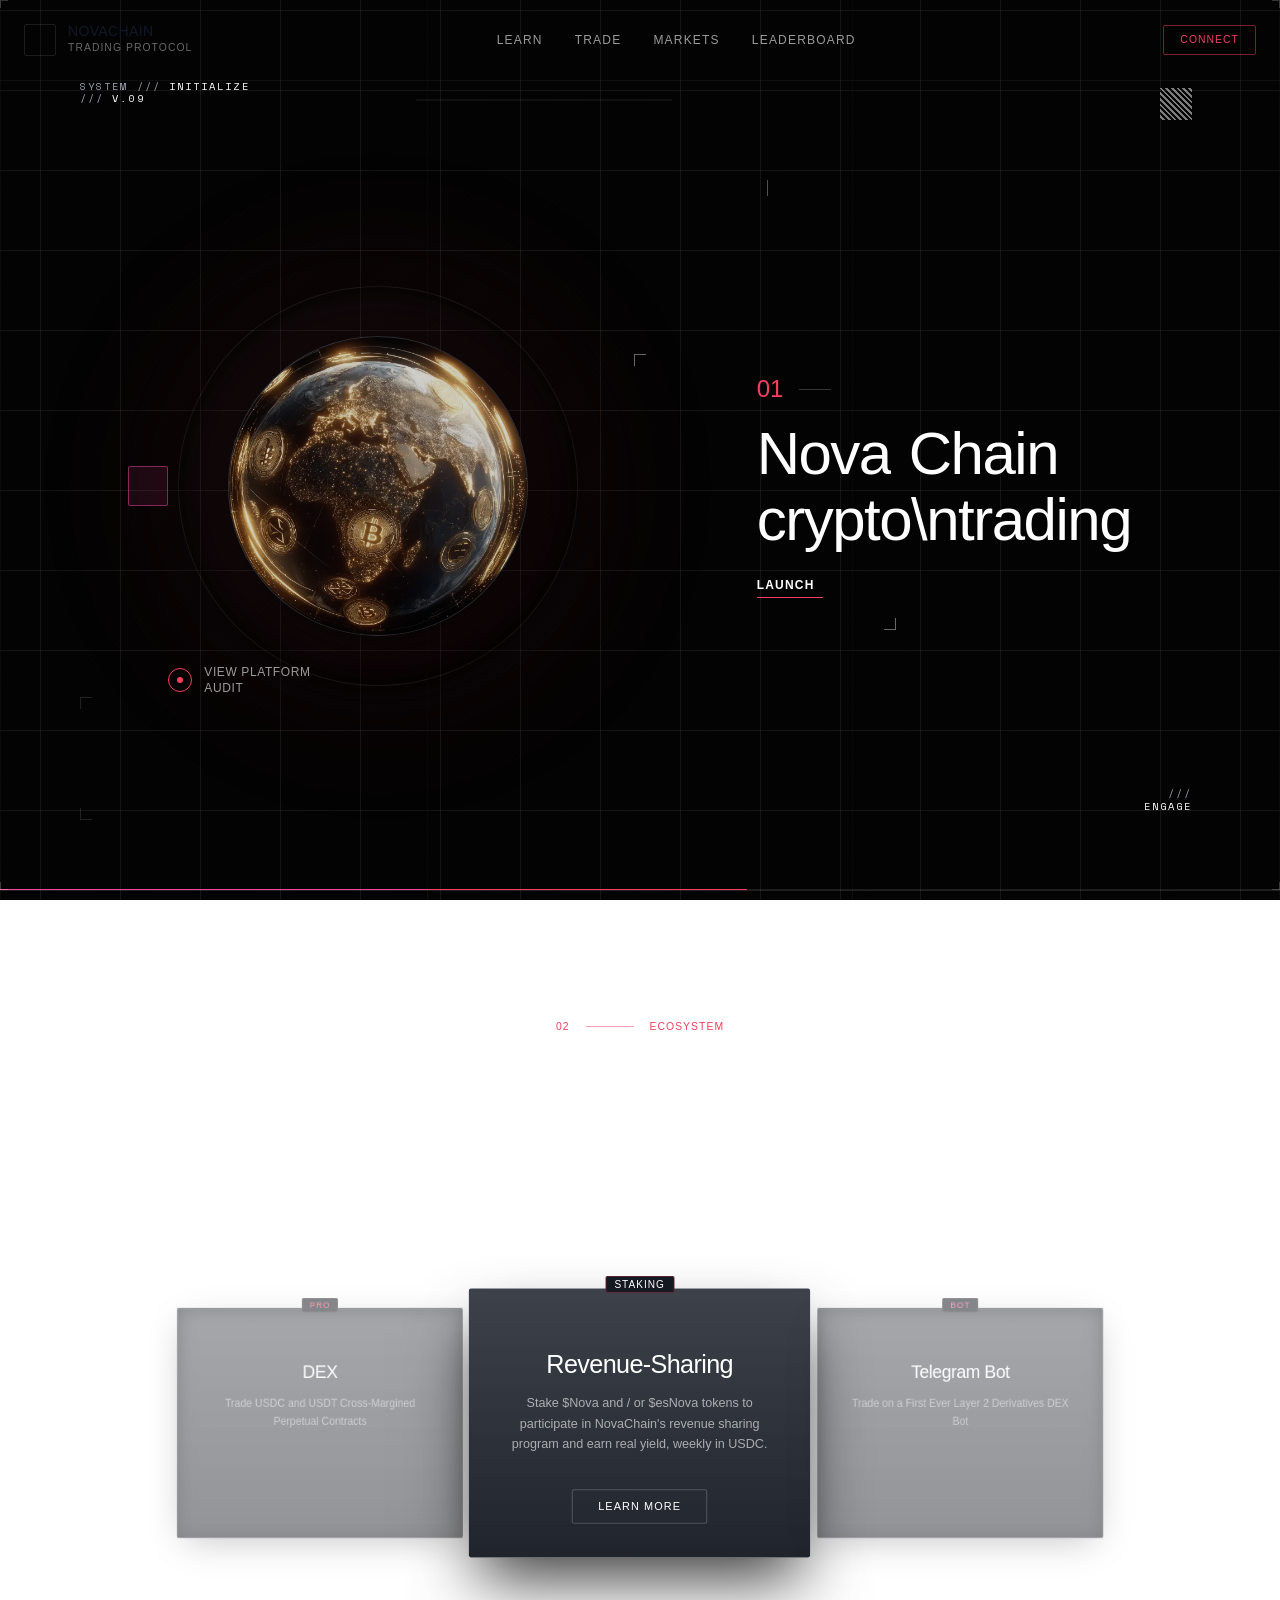
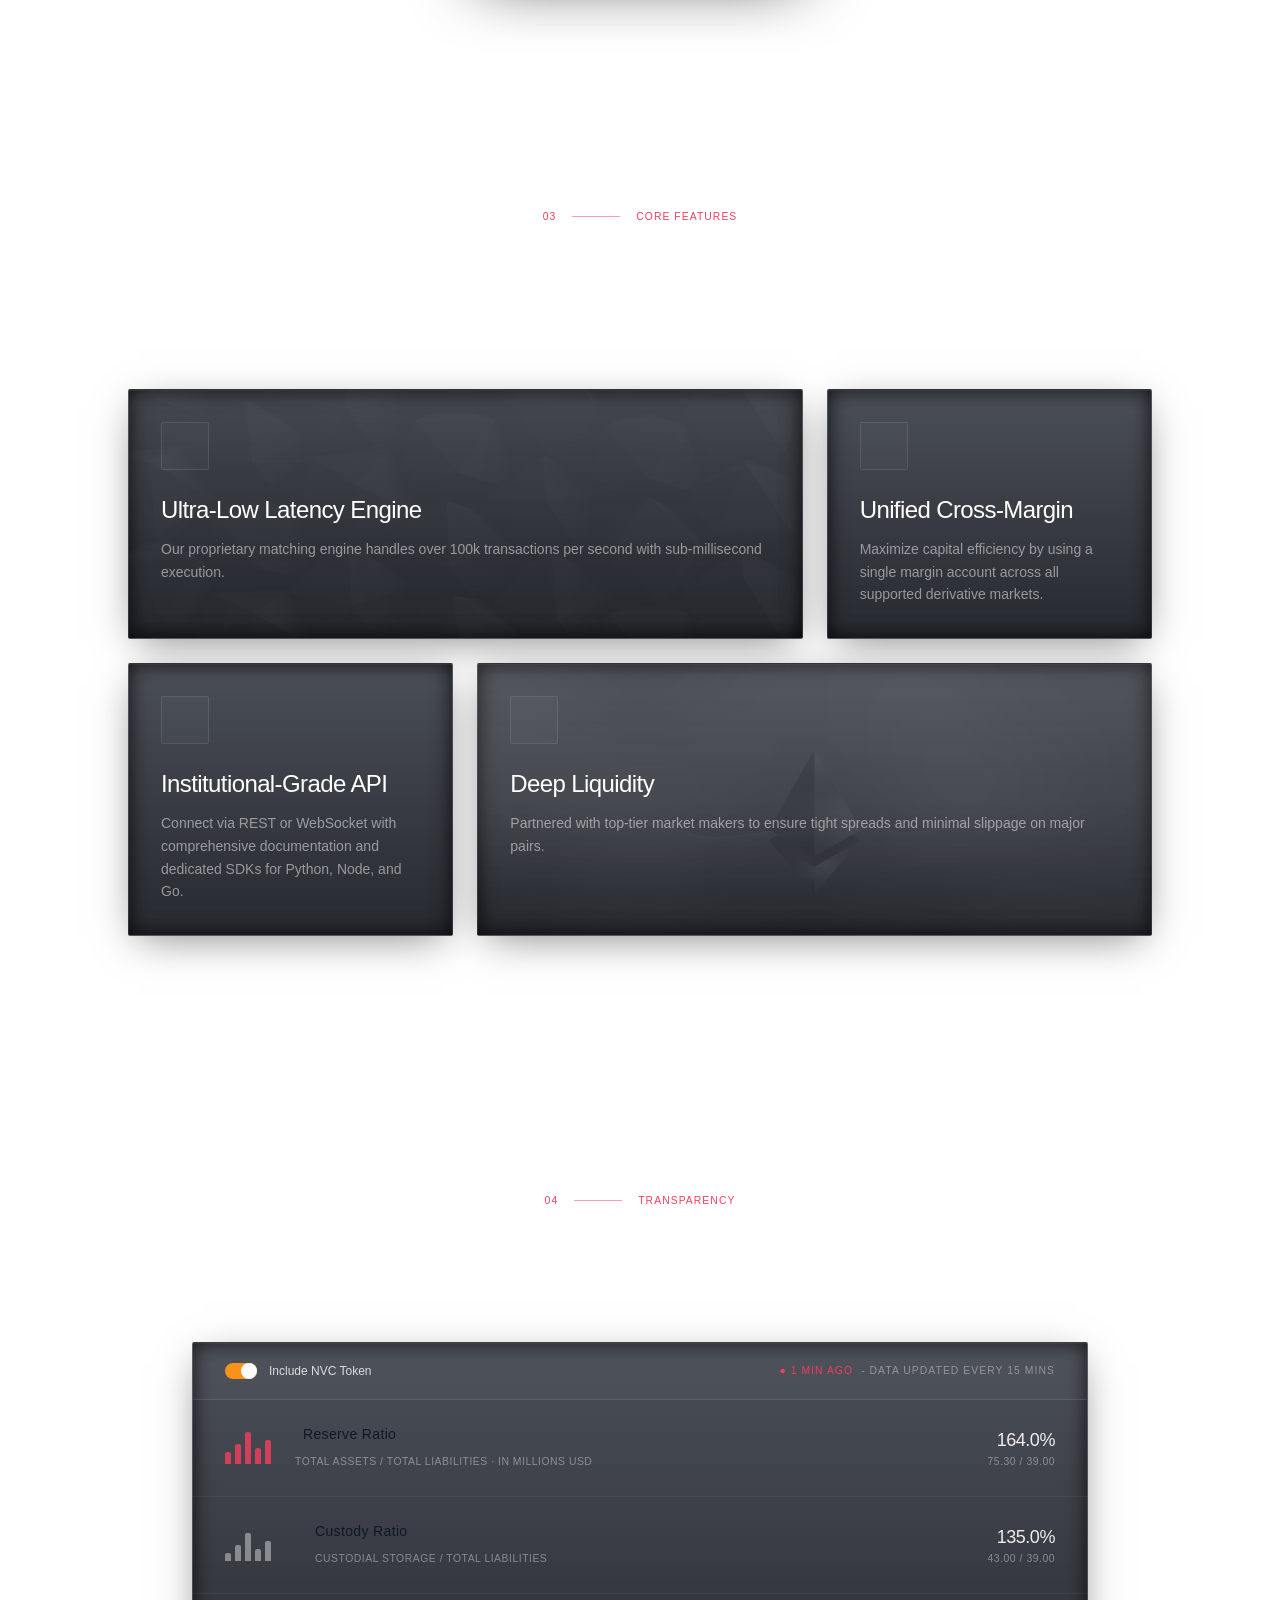
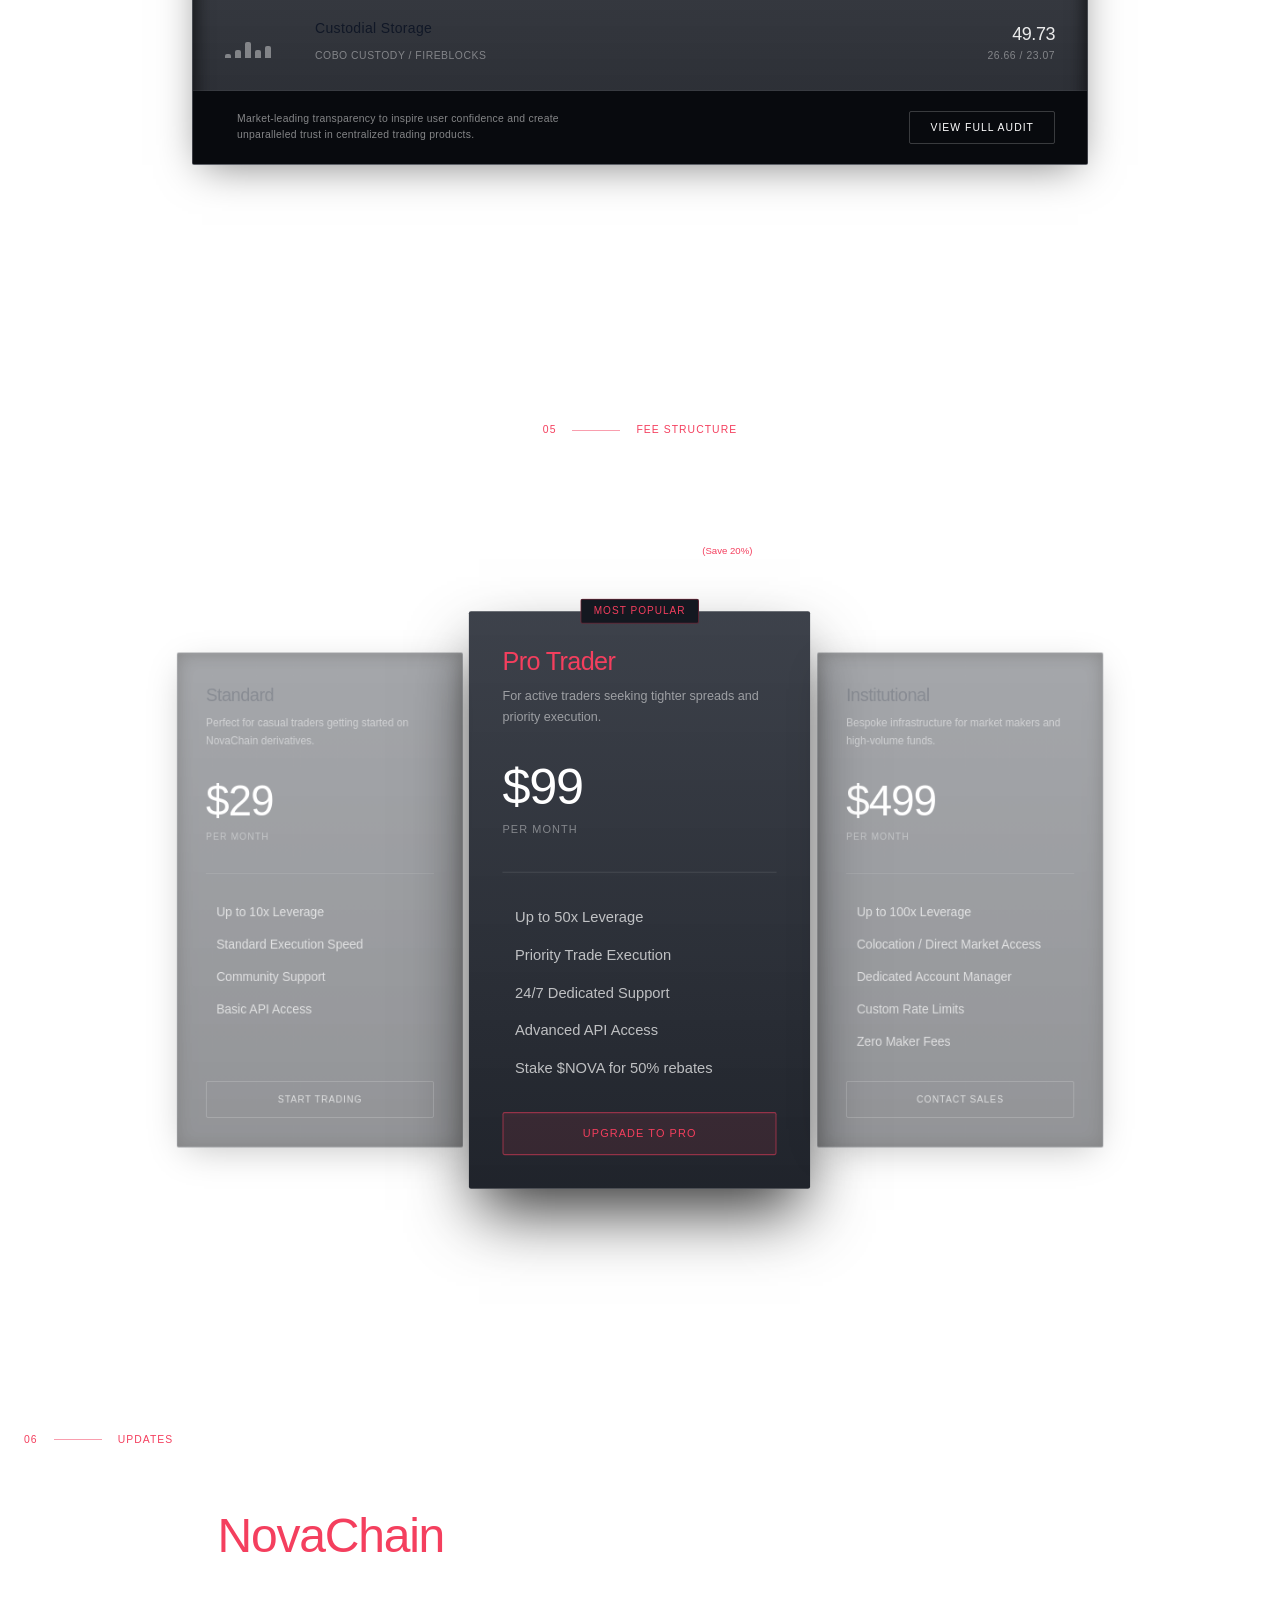
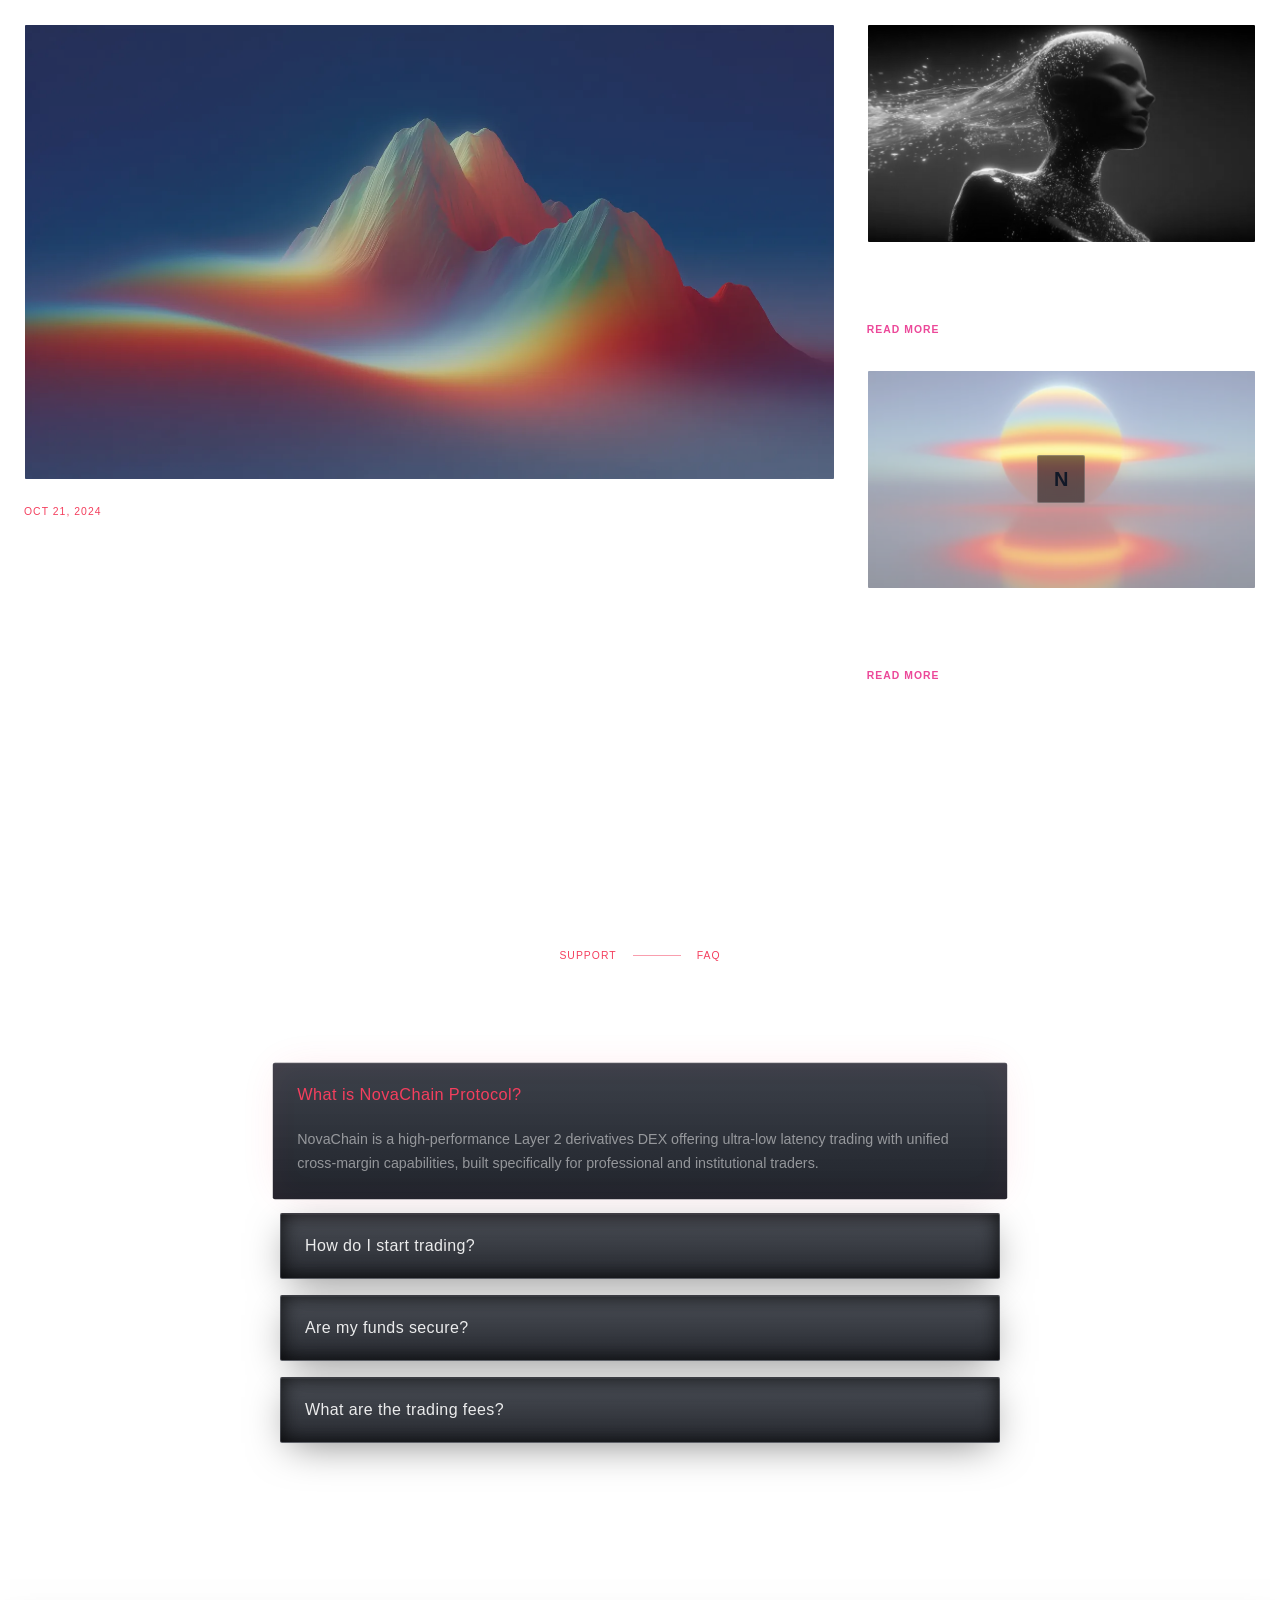
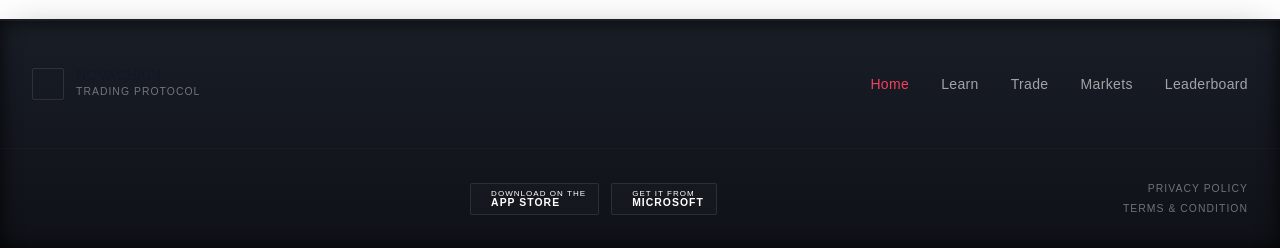
<file: assets/novachain-crypto-trading-protocol-1.aura.build/index.html>
<!DOCTYPE html>
<html lang="en"><head><script data-offline-resolve="1">(function(){
var ASSET_MAP = {"https://novachain-crypto-trading-protocol-1.aura.build/": "assets/676da35a18328465_file.html", "https://cdn.jsdelivr.net/npm/iconify-icon@2.1.0/dist/iconify-icon.min.js": "assets/758d94838db0cafd_iconify-icon.min.js", "https://novachain-crypto-trading-protocol-1.aura.build/assets/index-DoduxGJT.css": "assets/2fea0dd1f79ac059_index-DoduxGJT.css", "https://fonts.googleapis.com/css2?family=Inter:wght@300;400;500;600;700&display=swap": "assets/f32c4a47e91d6996_css2.css", "https://fonts.googleapis.com/css2?family=Inter:wght@300;400;500;600;700&family=Roboto:wght@300;400;500;600;700&family=Montserrat:wght@300;400;500;600;700&family=Poppins:wght@300;400;500;600;700&display=swap": "assets/f03d5177d82d71e3_css2.css", "https://fonts.googleapis.com/css2?family=Geist:wght@300;400;500;600;700&display=swap": "assets/ab228c398c0be0cd_css2.css", "https://fonts.googleapis.com/css2?family=PT+Serif:wght@400;700&family=Geist+Mono:wght@300;400;500;600;700&family=Space+Mono:wght@400;700&display=swap": "assets/156b54aedbd4a7b3_css2.css", "https://fonts.googleapis.com/css2?family=Manrope:wght@300;400;500;600;700;800&family=Space+Grotesk:wght@300;400;500;600;700&family=Work+Sans:wght@300;400;500;600;700;800&display=swap": "assets/c77cac3cc91e6e23_css2.css", "https://fonts.googleapis.com/css2?family=Playfair+Display:wght@400;500;600;700;900&family=Instrument+Serif:wght@400;500;600;700&family=Merriweather:wght@300;400;700;900&family=Bricolage+Grotesque:wght@300;400;500;600;700&display=swap": "assets/04e082577ae710a5_css2.css", "https://fonts.googleapis.com/css2?family=Plus+Jakarta+Sans:wght@300;400;500;600;700;800&family=IBM+Plex+Serif:wght@300;400;500;600;700&family=IBM+Plex+Mono:wght@300;400;500;600;700&display=swap": "assets/d12728c695d9fa3b_css2.css", "https://fonts.googleapis.com/css2?family=Quicksand:wght@300;400;500;600;700&family=Nunito:wght@300;400;500;600;700;800&display=swap": "assets/356caca7d0e9c746_css2.css", "https://fonts.googleapis.com/css2?family=Newsreader:opsz,wght@6..72,400..800&family=Google+Sans+Flex:wght@400;500;600;700&family=Oswald:wght@300;400;500;600;700&family=DM+Sans:wght@300;400;500;600;700&display=swap": "assets/c6036f6e72f671f6_css2.css", "https://novachain-crypto-trading-protocol-1.aura.build/assets/index-BKlirHrI.js": "assets/index-BKlirHrI.js", "https://rawcdn.githack.com/disposable/disposable-email-domains/master/domains.json": "assets/1f7f1cfacfb426d7_domains.json", "https://hoirqrkdgbmvpwutwuwj.supabase.co/rest/v1/shared_react_projects?select=*&slug=ilike.novachain-crypto-trading-protocol-1": "assets/b2c9682514d7b86e_shared_react_projects.json", "https://hoirqrkdgbmvpwutwuwj.supabase.co/rest/v1/public_author_profiles?select=id%2Cfull_name%2Cavatar_url%2Cslug&id=in.%282e815afb-cac1-4c01-90e1-cf3810246e35%29": "assets/0d1193ba7cb53b71_public_author_profiles.json", "https://novachain-crypto-trading-protocol-1.aura.build/preview-sandbox-v2.html?v=20260411-published-artifact-shell-v1": "assets/8d2596d6f35c5fe1_preview-sandbox-v2.html", "https://code.iconify.design/iconify-icon/3.0.0/iconify-icon.min.js": "assets/2aca3a415088b0b0_iconify-icon.min.js", "https://cdnjs.cloudflare.com/ajax/libs/gsap/3.12.7/ScrollTrigger.min.js": "assets/d705d104381eeb97_ScrollTrigger.min.js", "https://cdnjs.cloudflare.com/ajax/libs/gsap/3.12.7/gsap.min.js": "assets/5468a19b889d2341_gsap.min.js", "https://cdn.tailwindcss.com/3.4.17": "assets/176e894661aa9cdc_3.4.17", "https://unpkg.com/@babel/standalone@7.24.0/babel.min.js": "assets/cbb08ba9f27c871d_babel.min.js", "https://esm.sh/unicornstudio-react@2.1.4-1?external=react,react-dom": "assets/c86fa178e5f7ffd8_unicornstudio-react_2.1.4-1", "https://esm.sh/react@18.3.1?dev": "assets/de9dcb9dd987297d_react_18.3.1", "https://esm.sh/react-dom@18.3.1/client?dev": "assets/dd8e604c1889d3d3_client.js", "https://esm.sh/lucide-react@0.462.0?external=react,react-dom": "assets/d0d60803acedc373_lucide-react_0.462.0", "https://esm.sh/react-dom@18.3.1?dev": "assets/0a39db4ec6068a5e_react-dom_18.3.1", "https://esm.sh/unicornstudio-react@2.1.4-1/X-ZXJlYWN0LHJlYWN0LWRvbQ/es2022/unicornstudio-react.mjs": "assets/6b2e7df3c59f2447_unicornstudio-react.mjs", "https://esm.sh/react@18.3.1/es2022/react.development.mjs": "assets/512f46b40b6d2af6_react.development.mjs", "https://esm.sh/react-dom@18.3.1/es2022/react-dom.development.mjs": "assets/1ef60b28c640fe6b_react-dom.development.mjs", "https://esm.sh/react-dom@18.3.1/es2022/client.development.mjs": "assets/b8719025732763a1_client.development.mjs", "https://esm.sh/react@18.3.1&dev/jsx-runtime": "assets/66db56a82ef91dca_jsx-runtime.js", "https://esm.sh/react-dom@18.3.1/es2022/cjs/react-dom.development.development.mjs": "assets/6198bb35d45a52e5_react-dom.development.developm.mjs", "https://esm.sh/lucide-react@0.462.0/X-ZXJlYWN0LHJlYWN0LWRvbQ/es2022/lucide-react.mjs": "assets/44b521f680fd3a9f_lucide-react.mjs", "https://esm.sh/react@18.3.1/es2022/jsx-runtime.development.mjs": "assets/b427024d9294f6ce_jsx-runtime.development.mjs", "https://esm.sh/scheduler@%5E0.23.2?target=es2022&dev": "assets/d2774b8598bb56ab_scheduler__5E0.23.2", "https://esm.sh/scheduler@0.23.2/es2022/scheduler.development.mjs": "assets/21881c9675655b17_scheduler.development.mjs", "https://esm.sh/react-router-dom@6.28.0?external=react%2Creact-dom": "assets/2dfae35e9cb94184_react-router-dom_6.28.0", "https://esm.sh/clsx@2.1.1?external=react%2Creact-dom": "assets/7fee6e9d851fbd88_clsx_2.1.1", "https://esm.sh/react-router-dom@6.28.0/X-ZXJlYWN0LHJlYWN0LWRvbQ/es2022/react-router-dom.mjs": "assets/6fc99c4b7aa74fef_react-router-dom.mjs", "https://esm.sh/react-router@6.28.0/X-ZXJlYWN0/es2022/react-router.mjs": "assets/b5cb9429b1d0ce56_react-router.mjs", "https://esm.sh/clsx@2.1.1/X-ZXJlYWN0LHJlYWN0LWRvbQ/es2022/clsx.mjs": "assets/ed43dc59b4ff97eb_clsx.mjs", "https://esm.sh/@remix-run/router@1.21.0/es2022/router.mjs": "assets/4a4cc9c18d480d41_router.mjs", "https://fonts.googleapis.com/css2?family=Space+Mono:wght@400;700&display=swap": "assets/83d01db29098d701_css2.css", "https://images.unsplash.com/photo-1640906152676-dace6710d24b?w=800&q=80": "assets/8574ef5ae1e64808_photo-1640906152676-dace6710d2.jpg", "https://images.unsplash.com/photo-1642104704074-907c0698cbd9?q=80&w=800&auto=format&fit=crop": "assets/f6316634f10c93e1_photo-1642104704074-907c0698cb.avif", "https://hoirqrkdgbmvpwutwuwj.supabase.co/storage/v1/object/public/assets/assets/d52d8e90-766e-47c7-a9e7-096874b15fd0_800w.webp": "assets/ce67207dc35225d7_d52d8e90-766e-47c7-a9e7-096874.webp", "https://hoirqrkdgbmvpwutwuwj.supabase.co/storage/v1/object/public/assets/assets/a7b9b4aa-1744-4538-8124-de11b4544488_1600w.webp": "assets/177d0df7ccc30c5b_a7b9b4aa-1744-4538-8124-de11b4.webp", "https://hoirqrkdgbmvpwutwuwj.supabase.co/storage/v1/object/public/assets/assets/a5122f84-43cb-4170-94c3-aded75f0d3ed_800w.webp": "assets/cbc6e8d239a37499_a5122f84-43cb-4170-94c3-aded75.webp", "https://fonts.gstatic.com/s/spacemono/v17/i7dPIFZifjKcF5UAWdDRYEF8RXi4EwQ.woff2": "assets/e0c8e616bda27642_i7dPIFZifjKcF5UAWdDRYEF8RXi4Ew.woff2", "https://api.iconify.design/solar.json?icons=alt-arrow-down-linear%2Calt-arrow-left-linear%2Calt-arrow-right-linear%2Capple-linear%2Carrow-right-linear%2Cbolt-linear%2Cchart-square-linear%2Ccheck-circle-linear%2Ccode-square-linear%2Cdouble-alt-arrow-right-linear%2Clayers-linear%2Clayers-minimalistic-linear%2Cletter-linear%2Cmonitor-smartphone-linear%2Cplay-circle-linear%2Cround-double-alt-arrow-down-outline%2Csmart-home-linear%2Cstars-linear%2Cuser-linear%2Cwallet-linear%2Cwaterdrops-linear": "assets/40acd0d8a2672237_solar.json", "https://api.iconify.design/simple-icons.json?icons=discord%2Ctelegram%2Cx": "assets/17fed245deaa2c69_simple-icons.json", "https://hoirqrkdgbmvpwutwuwj.supabase.co/storage/v1/object/public/assets/assets/8fd82586-459e-48f9-a2bd-7afe624f242d_800w.webp": "assets/6ebf0617acfe5591_8fd82586-459e-48f9-a2bd-7afe62.webp", "https://novachain-crypto-trading-protocol-1.aura.build/leaderboard": "assets/676da35a18328465_file.html", "https://cdn.tailwindcss.com": "assets/176e894661aa9cdc_3.4.17", "https://novachain-crypto-trading-protocol-1.aura.build/trade": "assets/676da35a18328465_file.html", "https://novachain-crypto-trading-protocol-1.aura.build/markets": "assets/676da35a18328465_file.html", "https://novachain-crypto-trading-protocol-1.aura.build/learn": "assets/676da35a18328465_file.html", "https://novachain-crypto-trading-protocol-1.aura.build/assets/productionTransform-B69cSEas.js": "assets/productionTransform-B69cSEas.js", "https://novachain-crypto-trading-protocol-1.aura.build/assets/jszip.min-DXGJ5viR.js": "assets/jszip.min-DXGJ5viR.js", "https://novachain-crypto-trading-protocol-1.aura.build/assets/App.js": "assets/App.js", "https://novachain-crypto-trading-protocol-1.aura.build/assets/base-80a1f760-BP2_bAmJ.js": "assets/base-80a1f760-BP2_bAmJ.js", "https://novachain-crypto-trading-protocol-1.aura.build/assets/DesignSystemPromptPopoverContent-DxqNOZvQ.js": "assets/DesignSystemPromptPopoverContent-DxqNOZvQ.js", "https://novachain-crypto-trading-protocol-1.aura.build/assets/index-599aeaf7-CDqxBfch.js": "assets/index-599aeaf7-CDqxBfch.js", "https://novachain-crypto-trading-protocol-1.aura.build/assets/index-CW77DmYE.js": "assets/index-CW77DmYE.js", "https://novachain-crypto-trading-protocol-1.aura.build/assets/index-vNQ9o259.js": "assets/index-vNQ9o259.js", "https://novachain-crypto-trading-protocol-1.aura.build/assets/consoleHook-59e792cb-CxAVS5l8.js": "assets/consoleHook-59e792cb-CxAVS5l8.js"};
// Pre-populate path+query keys: when opened via file://, JS
// resolves '/foo.js' against file://… so we lose the original
// origin. Indexing by pathname+search lets the lookup succeed.
var _add = {};
for (var _k in ASSET_MAP) {
  try { var _u = new URL(_k); _add[_u.pathname + _u.search] = ASSET_MAP[_k]; }
  catch(e){}
}
for (var _k in _add) if (!ASSET_MAP[_k]) ASSET_MAP[_k] = _add[_k];
function resolveLocal(u){
  if (!u || typeof u !== 'string') return null;
  if (u.indexOf('data:') === 0 || u.indexOf('blob:') === 0) return null;
  if (ASSET_MAP[u]) return ASSET_MAP[u];
  try {
    var url = new URL(u, location.href);
    var pq = url.pathname + url.search;
    if (ASSET_MAP[pq]) return ASSET_MAP[pq];
    // Next.js image optimization wrapper — peel the inner CDN URL
    if (/_next\/image$/.test(url.pathname)) {
      var t = url.searchParams.get('url');
      if (t) {
        var dec = decodeURIComponent(t);
        if (ASSET_MAP[dec]) return ASSET_MAP[dec];
        var bare = dec.split('?')[0];
        for (var k in ASSET_MAP) {
          if (k.split('?')[0] === bare) return ASSET_MAP[k];
        }
      }
    }
  } catch(e){}
  return null;
}
function rewriteSrcset(s){
  if (!s || typeof s !== 'string') return s;
  return s.split(',').map(function(it){
    var p = it.trim().split(/\s+/);
    var loc = resolveLocal(p[0]);
    if (loc) p[0] = loc;
    return p.join(' ');
  }).join(', ');
}
// Patch property setters: el.src = '...' / el.href = '...'
// IMPORTANT: skip rewrite when the element has crossOrigin set.
// WebGL textures (UnicornStudio, Three.js, etc.) are loaded via
//   img.crossOrigin = 'anonymous'; img.src = 'https://cdn/...'
// and consumed via gl.texImage2D. file:// resources have no CORS
// headers, so rewriting to local makes WebGL reject the texture
// (Access blocked by CORS policy → black/missing 3D scene).
// Better to keep the original URL: works online, fails offline,
// matches non-patched behaviour.
function patchSetter(klass, prop, transform){
  if (!klass || !klass.prototype) return;
  var desc = Object.getOwnPropertyDescriptor(klass.prototype, prop);
  if (!desc || !desc.set) return;
  Object.defineProperty(klass.prototype, prop, {
    configurable: true,
    get: desc.get,
    set: function(v){
      try {
        if (this.crossOrigin) {
          /* preserve cross-origin URL — see comment above */
        } else if (transform === 'srcset') {
          v = rewriteSrcset(v);
        } else {
          var loc = resolveLocal(v); if (loc) v = loc;
        }
      } catch(e){}
      desc.set.call(this, v);
    }
  });
}
patchSetter(window.HTMLScriptElement, 'src');
patchSetter(window.HTMLLinkElement, 'href');
patchSetter(window.HTMLImageElement, 'src');
patchSetter(window.HTMLImageElement, 'srcset', 'srcset');
patchSetter(window.HTMLSourceElement, 'src');
patchSetter(window.HTMLSourceElement, 'srcset', 'srcset');
patchSetter(window.HTMLMediaElement, 'src');
patchSetter(window.HTMLIFrameElement, 'src');
// Patch setAttribute too — some libs use it instead of property set
var _setAttr = Element.prototype.setAttribute;
Element.prototype.setAttribute = function(name, value){
  try {
    if (typeof value === 'string' && !this.crossOrigin) {
      if (name === 'src' || name === 'href') {
        var loc = resolveLocal(value);
        if (loc) value = loc;
      } else if (name === 'srcset') {
        value = rewriteSrcset(value);
      }
    }
  } catch(e){}
  return _setAttr.call(this, name, value);
};
// Expose for the late-init script in body
window.__resolveLocal = resolveLocal;
window.__rewriteSrcset = rewriteSrcset;
})();</script>
<meta charset="utf-8"/>
<meta content="width=device-width, initial-scale=1.0" name="viewport"/>
<title>NovaChain | Trading Protocol</title>
<!-- Babel Standalone for client-side JSX transformation -->
<script src="assets/cbb08ba9f27c871d_babel.min.js"></script>
<!-- Tailwind CSS -->
<script src="assets/176e894661aa9cdc_3.4.17"></script>
<!-- Iconify Web Component Runtime -->
<script src="assets/2aca3a415088b0b0_iconify-icon.min.js"></script>
<!-- GSAP Runtime -->
<script src="assets/5468a19b889d2341_gsap.min.js"></script>
<script src="assets/d705d104381eeb97_ScrollTrigger.min.js"></script>
<!-- Import Map for ESM Dependencies -->
<script type="importmap">
      {
        "imports": {
          "react": "https://esm.sh/react@18.3.1?dev",
          "react/": "https://esm.sh/react@18.3.1&dev/",
          "react-dom": "https://esm.sh/react-dom@18.3.1?dev",
          "react-dom/": "https://esm.sh/react-dom@18.3.1&dev/",
          "react-dom/client": "https://esm.sh/react-dom@18.3.1/client?dev",
          "three": "https://esm.sh/three@0.177.0",
          "three/": "https://esm.sh/three@0.177.0/",
          "lucide-react": "https://esm.sh/lucide-react@0.462.0?external=react,react-dom",
          "unicornstudio-react": "https://esm.sh/unicornstudio-react@2.1.4-1?external=react,react-dom"
        }
      }
    </script>
<!-- Load ESM Modules and Expose Globally -->
<script type="module">
      // DEBUG flag - set to false for production to silence logs
      const DEBUG = false;
      window.__PREVIEW_DEBUG = DEBUG;
      window.__externalESMModules =
        window.__externalESMModules || Object.create(null);
      const getExternalModuleDefault = (loadedModule) => {
        if (!loadedModule) {
          return loadedModule;
        }

        if (
          (typeof loadedModule === "object" ||
            typeof loadedModule === "function") &&
          Object.prototype.hasOwnProperty.call(loadedModule, "default")
        ) {
          return loadedModule.default;
        }

        if (
          loadedModule?.gsap &&
          typeof loadedModule.gsap.context === "function"
        ) {
          return loadedModule.gsap;
        }

        return loadedModule;
      };
      const normalizeExternalModule = (loadedModule) => ({
        ...(loadedModule || {}),
        default: getExternalModuleDefault(loadedModule),
        __esModule: true,
      });
      const createGsapModule = () =>
        normalizeExternalModule({
          ...(window.gsap || {}),
          default: window.gsap,
          gsap: window.gsap,
          ScrollTrigger: window.ScrollTrigger,
        });
      const createGsapScrollTriggerModule = () =>
        normalizeExternalModule({
          ...(window.ScrollTrigger || {}),
          default: window.ScrollTrigger,
          ScrollTrigger: window.ScrollTrigger,
          gsap: window.gsap,
        });
      const PREVIEW_SOURCE_PATH_ATTRIBUTE = "data-aura-source-path";
      const PREVIEW_SOURCE_LINE_ATTRIBUTE = "data-aura-source-line";
      const PREVIEW_SOURCE_COLUMN_ATTRIBUTE = "data-aura-source-column";
      const PREVIEW_COMPONENT_NAME_ATTRIBUTE = "data-aura-component-name";
      const PREVIEW_SOURCE_TAG_ATTRIBUTE = "data-aura-source-tag";
      const PREVIEW_GENERIC_COMPONENT_TAGS = new Set([
        "Component",
        "Tag",
        "Element",
      ]);
      const normalizePreviewSourcePath = (value) => {
        if (typeof value !== "string") {
          return null;
        }

        const normalized = value.replace(/^\/+/, "").trim();
        return normalized || null;
      };
      const normalizePreviewComponentName = (value) => {
        if (typeof value !== "string") {
          return null;
        }

        let normalized = value.trim();
        if (!normalized) {
          return null;
        }

        const wrappedNameMatch = normalized.match(
          /^(?:ForwardRef|Memo)\((.+)\)$/,
        );
        if (wrappedNameMatch?.[1]) {
          normalized = wrappedNameMatch[1].trim();
        }

        if (
          normalized.endsWith("WithRef") &&
          normalized.length > "WithRef".length
        ) {
          normalized = normalized.slice(0, -"WithRef".length).trim();
        }

        if (!normalized || /^anonymous$/i.test(normalized)) {
          return null;
        }

        return normalized;
      };
      const getPreviewCurrentOwnerType = (ReactModule) =>
        ReactModule?.__SECRET_INTERNALS_DO_NOT_USE_OR_YOU_WILL_BE_FIRED
          ?.ReactCurrentOwner?.current?.type || null;
      const getPreviewOwnerComponentName = (ReactModule) => {
        const ownerType = getPreviewCurrentOwnerType(ReactModule);

        if (!ownerType || typeof ownerType === "string") {
          return null;
        }

        if (typeof ownerType === "function") {
          return normalizePreviewComponentName(
            ownerType.displayName || ownerType.name || "",
          );
        }

        if (typeof ownerType === "object") {
          return normalizePreviewComponentName(
            ownerType.displayName ||
              ownerType.name ||
              ownerType.render?.displayName ||
              ownerType.render?.name ||
              ownerType.type?.displayName ||
              ownerType.type?.name ||
              "",
          );
        }

        return null;
      };
      const getPreviewModuleSource = (filePath) => {
        const modules = window.__auraPreviewModules;

        if (!modules || typeof modules !== "object") {
          return "";
        }

        return typeof modules[filePath] === "string" ? modules[filePath] : "";
      };
      const readPreviewJsxSourceTag = (filePath, lineNumber, columnNumber) => {
        if (!filePath || !Number.isFinite(lineNumber) || lineNumber <= 0) {
          return null;
        }

        const sourceText = getPreviewModuleSource(filePath);
        if (!sourceText) {
          return null;
        }

        const lines = sourceText.split(/\r?\n/);
        const startLineIndex = Math.max(0, lineNumber - 1);
        const snippet = lines
          .slice(startLineIndex, Math.min(lines.length, startLineIndex + 4))
          .join("\n");

        if (!snippet) {
          return null;
        }

        const baseOffset =
          Number.isFinite(columnNumber) && columnNumber > 0
            ? columnNumber - 1
            : 0;
        const searchStart = Math.max(0, baseOffset - 32);
        const searchEnd = Math.min(snippet.length, baseOffset + 160);
        const searchText = snippet.slice(searchStart, searchEnd);
        const jsxTagPattern =
          /<\s*([A-Za-z_$][\w$]*(?:\.[A-Za-z_$][\w$]*)*)/g;
        let bestMatch = null;
        let match = null;

        while ((match = jsxTagPattern.exec(searchText)) !== null) {
          const distance = Math.abs(match.index + searchStart - baseOffset);

          if (!bestMatch || distance < bestMatch.distance) {
            bestMatch = {
              tagName: match[1],
              distance,
            };
          }
        }

        return bestMatch?.tagName || null;
      };
      const isIntrinsicPreviewTagMatch = (jsxTag, type) => {
        if (typeof type !== "string" || typeof jsxTag !== "string") {
          return false;
        }

        const normalizedTag = jsxTag.trim();
        if (!normalizedTag || !/^[a-z]/.test(normalizedTag)) {
          return false;
        }

        return normalizedTag.toLowerCase() === String(type).toLowerCase();
      };
      const resolvePreviewComponentLabel = ({ type, source, ReactModule }) => {
        const normalizedFilePath = normalizePreviewSourcePath(
          source?.fileName || source?.filename || source?.file,
        );
        const lineNumber =
          typeof source?.lineNumber === "number" &&
          Number.isFinite(source.lineNumber)
            ? source.lineNumber
            : null;
        const columnNumber =
          typeof source?.columnNumber === "number" &&
          Number.isFinite(source.columnNumber)
            ? source.columnNumber
            : null;
        const jsxSourceTag =
          normalizedFilePath && lineNumber
            ? readPreviewJsxSourceTag(
                normalizedFilePath,
                lineNumber,
                columnNumber,
              )
            : null;
        const ownerComponentName = getPreviewOwnerComponentName(ReactModule);
        let componentLabel = null;

        if (jsxSourceTag && !isIntrinsicPreviewTagMatch(jsxSourceTag, type)) {
          componentLabel = PREVIEW_GENERIC_COMPONENT_TAGS.has(jsxSourceTag)
            ? ownerComponentName || jsxSourceTag
            : jsxSourceTag;
        }

        if (
          !componentLabel &&
          !jsxSourceTag &&
          ownerComponentName &&
          typeof type === "string" &&
          ownerComponentName.toLowerCase() !== String(type).toLowerCase()
        ) {
          componentLabel = ownerComponentName;
        }

        return {
          componentLabel,
          jsxSourceTag,
          normalizedFilePath,
          lineNumber,
          columnNumber,
        };
      };
      const createReactSourceAttributeBridge = (ReactModule) => {
        if (
          !ReactModule ||
          typeof ReactModule.createElement !== "function"
        ) {
          return ReactModule;
        }

        const originalCreateElement = ReactModule.createElement.bind(
          ReactModule,
        );
        const bridgedReactModule = {
          ...ReactModule,
        };

        bridgedReactModule.createElement = function auraPreviewCreateElement(
          type,
          props,
          ...children
        ) {
          if (!props || typeof props !== "object") {
            return originalCreateElement(type, props, ...children);
          }

          const source = props.__source;
          const nextProps = { ...props };
          delete nextProps.__source;
          delete nextProps.__self;

          if (typeof type === "string") {
            const previewLabelMeta = resolvePreviewComponentLabel({
              type,
              source,
              ReactModule,
            });
            const normalizedFilePath = previewLabelMeta.normalizedFilePath;

            if (normalizedFilePath) {
              nextProps[PREVIEW_SOURCE_PATH_ATTRIBUTE] = normalizedFilePath;
            }

            if (
              source &&
              typeof source.lineNumber === "number" &&
              Number.isFinite(source.lineNumber)
            ) {
              nextProps[PREVIEW_SOURCE_LINE_ATTRIBUTE] = String(
                source.lineNumber,
              );
            }

            if (
              source &&
              typeof source.columnNumber === "number" &&
              Number.isFinite(source.columnNumber)
            ) {
              nextProps[PREVIEW_SOURCE_COLUMN_ATTRIBUTE] = String(
                source.columnNumber,
              );
            }

            if (previewLabelMeta.componentLabel) {
              nextProps[PREVIEW_COMPONENT_NAME_ATTRIBUTE] =
                previewLabelMeta.componentLabel;
            }

            if (previewLabelMeta.jsxSourceTag) {
              nextProps[PREVIEW_SOURCE_TAG_ATTRIBUTE] =
                previewLabelMeta.jsxSourceTag;
            }
          }

          return originalCreateElement(type, nextProps, ...children);
        };

        bridgedReactModule.default = bridgedReactModule;
        bridgedReactModule.__auraSourceBridgeInstalled = true;
        return bridgedReactModule;
      };
      function createMissingExternalPlaceholder(specifier) {
        const ReactModule = window.__reactESM || window.React;
        let placeholderProxy = null;

        const placeholderTarget = function AuraMissingExternalDependency(
          firstArg,
        ) {
          if (
            ReactModule &&
            firstArg &&
            typeof firstArg === "object" &&
            !Array.isArray(firstArg)
          ) {
            return ReactModule.createElement(ReactModule.Fragment, null);
          }

          return placeholderProxy;
        };

        placeholderProxy = new Proxy(placeholderTarget, {
          apply(target, thisArg, args) {
            const firstArg = Array.isArray(args) ? args[0] : undefined;

            if (
              ReactModule &&
              firstArg &&
              typeof firstArg === "object" &&
              !Array.isArray(firstArg)
            ) {
              return ReactModule.createElement(ReactModule.Fragment, null);
            }

            return placeholderProxy;
          },
          construct() {
            return placeholderProxy;
          },
          get(target, prop) {
            if (prop === "__esModule") {
              return true;
            }

            if (prop === "default") {
              return placeholderProxy;
            }

            if (prop === "then") {
              return undefined;
            }

            if (prop === Symbol.toPrimitive) {
              return () => "";
            }

            if (prop === "toString") {
              return () => `[Missing external module: ${specifier}]`;
            }

            return placeholderProxy;
          },
        });

        return placeholderProxy;
      }
      function createMissingExternalModuleShim(specifier, error) {
        const fallbackValue = createMissingExternalPlaceholder(specifier);
        const shimTarget = {
          __esModule: true,
          __auraPreserveModuleProxy: true,
          __auraMissingExternalSpecifier: specifier,
          __auraMissingExternalMessage:
            error instanceof Error ? error.message : String(error || ""),
          default: fallbackValue,
        };

        return new Proxy(shimTarget, {
          get(target, prop) {
            if (prop in target) {
              return target[prop];
            }

            return fallbackValue;
          },
        });
      }
      const createIconifyReactShim = () => {
        const ReactModule = window.__reactESM || window.React;

        const renderIcon = (
          { inline, hFlip, vFlip, flip, children, ...restProps },
          ref,
        ) => {
          const nextProps = {
            ...restProps,
            ref,
          };

          if (inline) {
            nextProps.inline = true;
          }

          if (hFlip) {
            nextProps["h-flip"] = true;
          }

          if (vFlip) {
            nextProps["v-flip"] = true;
          }

          if (flip) {
            nextProps.flip = flip;
          }

          return ReactModule.createElement("iconify-icon", nextProps, children);
        };

        const Icon = ReactModule.forwardRef((props, ref) =>
          renderIcon(props || {}, ref),
        );
        const InlineIcon = ReactModule.forwardRef((props, ref) =>
          renderIcon({ ...(props || {}), inline: true }, ref),
        );
        const loadIcons = async () => [];
        const addCollection = () => {};
        const addIcon = () => {};

        return normalizeExternalModule({
          Icon,
          InlineIcon,
          loadIcons,
          addCollection,
          addIcon,
          default: Icon,
        });
      };

      if (DEBUG) console.log("🚀 Loading ESM dependencies...");

      try {
        // Load all dependencies in parallel
        const [
          reactModule,
          reactDomModule,
          reactDomClientModule,
          lucideModule,
          unicornModule,
        ] = await Promise.all([
          import("react"),
          import("react-dom"),
          import("react-dom/client"),
          import("lucide-react"),
          import("unicornstudio-react"),
        ]);

        // Expose to global scope for require() function
        const bridgedReactModule =
          createReactSourceAttributeBridge(reactModule);
        window.__reactESM = bridgedReactModule;
        window.__reactDomESM = reactDomModule;
        window.__reactDomClientESM = reactDomClientModule;
        window.__lucideReactESM = lucideModule;
        window.__unicornStudioESM = unicornModule;
        window.__externalESMModules.react =
          normalizeExternalModule(bridgedReactModule);
        window.__externalESMModules["react-dom"] =
          normalizeExternalModule(reactDomModule);
        window.__externalESMModules["react-dom/client"] =
          normalizeExternalModule(reactDomClientModule);
        window.__externalESMModules["lucide-react"] =
          normalizeExternalModule(lucideModule);
        window.__externalESMModules["unicornstudio-react"] =
          normalizeExternalModule(unicornModule);
        window.__iconifyReactESM = createIconifyReactShim();
        window.__externalESMModules["@iconify/react"] =
          window.__iconifyReactESM;
        if (window.gsap) {
          window.__gsapESM = createGsapModule();
          window.__externalESMModules.gsap = window.__gsapESM;
        }
        if (window.ScrollTrigger) {
          window.__gsapScrollTriggerESM = createGsapScrollTriggerModule();
          window.__externalESMModules["gsap/ScrollTrigger"] =
            window.__gsapScrollTriggerESM;
        }

        // Backward compatibility - expose as UMD-style globals
        window.React = bridgedReactModule;
        window.ReactDOM = reactDomModule;
        window.LucideReact = lucideModule;
        window.UnicornScene = unicornModule.default || unicornModule;

        if (DEBUG)
          console.log("✅ ESM modules loaded:", {
            React: !!window.__reactESM,
            ReactDOM: !!window.__reactDomESM,
            ReactDOMClient: !!window.__reactDomClientESM,
            LucideReact: !!window.__lucideReactESM,
            LucideExports: Object.keys(lucideModule).length,
            UnicornStudio: !!window.__unicornStudioESM,
          });

        // Signal ready
        window.__esmDepsReady = true;
        window.dispatchEvent(new Event("esm-deps-ready"));
      } catch (error) {
        console.error("❌ Failed to load ESM dependencies:", error);
        window.dispatchEvent(new Event("esm-deps-error"));
      }
    </script>
<style>
      body {
        margin: 0;
        padding: 0;
        background-color: #ffffff;
        color: #111827;
        font-family:
          -apple-system, BlinkMacSystemFont, "Segoe UI", "Roboto", "Oxygen",
          "Ubuntu", "Cantarell", "Fira Sans", "Droid Sans", "Helvetica Neue",
          sans-serif;
        -webkit-font-smoothing: antialiased;
        -moz-osx-font-smoothing: grayscale;
      }

      #root {
        width: 100%;
        height: 100vh;
      }
    </style>
<style>*, ::before, ::after{--tw-border-spacing-x:0;--tw-border-spacing-y:0;--tw-translate-x:0;--tw-translate-y:0;--tw-rotate:0;--tw-skew-x:0;--tw-skew-y:0;--tw-scale-x:1;--tw-scale-y:1;--tw-pan-x: ;--tw-pan-y: ;--tw-pinch-zoom: ;--tw-scroll-snap-strictness:proximity;--tw-gradient-from-position: ;--tw-gradient-via-position: ;--tw-gradient-to-position: ;--tw-ordinal: ;--tw-slashed-zero: ;--tw-numeric-figure: ;--tw-numeric-spacing: ;--tw-numeric-fraction: ;--tw-ring-inset: ;--tw-ring-offset-width:0px;--tw-ring-offset-color:#fff;--tw-ring-color:rgb(59 130 246 / 0.5);--tw-ring-offset-shadow:0 0 #0000;--tw-ring-shadow:0 0 #0000;--tw-shadow:0 0 #0000;--tw-shadow-colored:0 0 #0000;--tw-blur: ;--tw-brightness: ;--tw-contrast: ;--tw-grayscale: ;--tw-hue-rotate: ;--tw-invert: ;--tw-saturate: ;--tw-sepia: ;--tw-drop-shadow: ;--tw-backdrop-blur: ;--tw-backdrop-brightness: ;--tw-backdrop-contrast: ;--tw-backdrop-grayscale: ;--tw-backdrop-hue-rotate: ;--tw-backdrop-invert: ;--tw-backdrop-opacity: ;--tw-backdrop-saturate: ;--tw-backdrop-sepia: ;--tw-contain-size: ;--tw-contain-layout: ;--tw-contain-paint: ;--tw-contain-style: }::backdrop{--tw-border-spacing-x:0;--tw-border-spacing-y:0;--tw-translate-x:0;--tw-translate-y:0;--tw-rotate:0;--tw-skew-x:0;--tw-skew-y:0;--tw-scale-x:1;--tw-scale-y:1;--tw-pan-x: ;--tw-pan-y: ;--tw-pinch-zoom: ;--tw-scroll-snap-strictness:proximity;--tw-gradient-from-position: ;--tw-gradient-via-position: ;--tw-gradient-to-position: ;--tw-ordinal: ;--tw-slashed-zero: ;--tw-numeric-figure: ;--tw-numeric-spacing: ;--tw-numeric-fraction: ;--tw-ring-inset: ;--tw-ring-offset-width:0px;--tw-ring-offset-color:#fff;--tw-ring-color:rgb(59 130 246 / 0.5);--tw-ring-offset-shadow:0 0 #0000;--tw-ring-shadow:0 0 #0000;--tw-shadow:0 0 #0000;--tw-shadow-colored:0 0 #0000;--tw-blur: ;--tw-brightness: ;--tw-contrast: ;--tw-grayscale: ;--tw-hue-rotate: ;--tw-invert: ;--tw-saturate: ;--tw-sepia: ;--tw-drop-shadow: ;--tw-backdrop-blur: ;--tw-backdrop-brightness: ;--tw-backdrop-contrast: ;--tw-backdrop-grayscale: ;--tw-backdrop-hue-rotate: ;--tw-backdrop-invert: ;--tw-backdrop-opacity: ;--tw-backdrop-saturate: ;--tw-backdrop-sepia: ;--tw-contain-size: ;--tw-contain-layout: ;--tw-contain-paint: ;--tw-contain-style: }/* ! tailwindcss v3.4.17 | MIT License | https://tailwindcss.com */*,::after,::before{box-sizing:border-box;border-width:0;border-style:solid;border-color:#e5e7eb}::after,::before{--tw-content:''}:host,html{line-height:1.5;-webkit-text-size-adjust:100%;-moz-tab-size:4;tab-size:4;font-family:ui-sans-serif, system-ui, sans-serif, "Apple Color Emoji", "Segoe UI Emoji", "Segoe UI Symbol", "Noto Color Emoji";font-feature-settings:normal;font-variation-settings:normal;-webkit-tap-highlight-color:transparent}body{margin:0;line-height:inherit}hr{height:0;color:inherit;border-top-width:1px}abbr:where([title]){-webkit-text-decoration:underline dotted;text-decoration:underline dotted}h1,h2,h3,h4,h5,h6{font-size:inherit;font-weight:inherit}a{color:inherit;text-decoration:inherit}b,strong{font-weight:bolder}code,kbd,pre,samp{font-family:ui-monospace, SFMono-Regular, Menlo, Monaco, Consolas, "Liberation Mono", "Courier New", monospace;font-feature-settings:normal;font-variation-settings:normal;font-size:1em}small{font-size:80%}sub,sup{font-size:75%;line-height:0;position:relative;vertical-align:baseline}sub{bottom:-.25em}sup{top:-.5em}table{text-indent:0;border-color:inherit;border-collapse:collapse}button,input,optgroup,select,textarea{font-family:inherit;font-feature-settings:inherit;font-variation-settings:inherit;font-size:100%;font-weight:inherit;line-height:inherit;letter-spacing:inherit;color:inherit;margin:0;padding:0}button,select{text-transform:none}button,input:where([type=button]),input:where([type=reset]),input:where([type=submit]){-webkit-appearance:button;background-color:transparent;background-image:none}:-moz-focusring{outline:auto}:-moz-ui-invalid{box-shadow:none}progress{vertical-align:baseline}::-webkit-inner-spin-button,::-webkit-outer-spin-button{height:auto}[type=search]{-webkit-appearance:textfield;outline-offset:-2px}::-webkit-search-decoration{-webkit-appearance:none}::-webkit-file-upload-button{-webkit-appearance:button;font:inherit}summary{display:list-item}blockquote,dd,dl,figure,h1,h2,h3,h4,h5,h6,hr,p,pre{margin:0}fieldset{margin:0;padding:0}legend{padding:0}menu,ol,ul{list-style:none;margin:0;padding:0}dialog{padding:0}textarea{resize:vertical}input::placeholder,textarea::placeholder{opacity:1;color:#9ca3af}[role=button],button{cursor:pointer}:disabled{cursor:default}audio,canvas,embed,iframe,img,object,svg,video{display:block;vertical-align:middle}img,video{max-width:100%;height:auto}[hidden]:where(:not([hidden=until-found])){display:none}.sr-only{position:absolute;width:1px;height:1px;padding:0;margin:-1px;overflow:hidden;clip:rect(0, 0, 0, 0);white-space:nowrap;border-width:0}.pointer-events-none{pointer-events:none}.pointer-events-auto{pointer-events:auto}.fixed{position:fixed}.absolute{position:absolute}.relative{position:relative}.sticky{position:sticky}.inset-0{inset:0px}.-right-12{right:-3rem}.-top-3{top:-0.75rem}.bottom-0{bottom:0px}.bottom-10{bottom:2.5rem}.bottom-\[30\%\]{bottom:30%}.left-0{left:0px}.left-1\/2{left:50%}.left-1\/3{left:33.333333%}.left-10{left:2.5rem}.left-\[10\%\]{left:10%}.left-\[16\.66\%\]{left:16.66%}.left-\[30\%\]{left:30%}.left-\[50\%\]{left:50%}.right-0{right:0px}.right-1\/3{right:33.333333%}.right-\[-10vw\]{right:-10vw}.right-\[10\%\]{right:10%}.right-\[16\.66\%\]{right:16.66%}.right-\[30\%\]{right:30%}.right-\[40\%\]{right:40%}.top-0{top:0px}.top-1\/2{top:50%}.top-12{top:3rem}.top-\[-10vh\]{top:-10vh}.top-\[20\%\]{top:20%}.top-\[40\%\]{top:40%}.-z-10{z-index:-10}.z-0{z-index:0}.z-10{z-index:10}.z-20{z-index:20}.z-50{z-index:50}.col-span-12{grid-column:span 12 / span 12}.mx-auto{margin-left:auto;margin-right:auto}.mb-1{margin-bottom:0.25rem}.mb-12{margin-bottom:3rem}.mb-16{margin-bottom:4rem}.mb-2{margin-bottom:0.5rem}.mb-24{margin-bottom:6rem}.mb-3{margin-bottom:0.75rem}.mb-4{margin-bottom:1rem}.mb-6{margin-bottom:1.5rem}.mb-8{margin-bottom:2rem}.ml-1{margin-left:0.25rem}.ml-16{margin-left:4rem}.ml-3{margin-left:0.75rem}.ml-5{margin-left:1.25rem}.ml-auto{margin-left:auto}.mr-2{margin-right:0.5rem}.mr-\[0\.3em\]{margin-right:0.3em}.mt-0\.5{margin-top:0.125rem}.mt-10{margin-top:2.5rem}.mt-2{margin-top:0.5rem}.mt-20{margin-top:5rem}.mt-auto{margin-top:auto}.block{display:block}.inline-block{display:inline-block}.flex{display:flex}.grid{display:grid}.hidden{display:none}.aspect-\[16\/9\]{aspect-ratio:16/9}.aspect-video{aspect-ratio:16 / 9}.h-1{height:0.25rem}.h-1\.5{height:0.375rem}.h-10{height:2.5rem}.h-12{height:3rem}.h-2{height:0.5rem}.h-3{height:0.75rem}.h-4{height:1rem}.h-5{height:1.25rem}.h-6{height:1.5rem}.h-7{height:1.75rem}.h-8{height:2rem}.h-\[12px\]{height:12px}.h-\[1px\]{height:1px}.h-\[300px\]{height:300px}.h-\[400px\]{height:400px}.h-\[500px\]{height:500px}.h-full{height:100%}.h-px{height:1px}.max-h-0{max-height:0px}.max-h-40{max-height:10rem}.min-h-\[40px\]{min-height:40px}.min-h-\[90vh\]{min-height:90vh}.min-h-screen{min-height:100vh}.w-1\.5{width:0.375rem}.w-1\/3{width:33.333333%}.w-1\/4{width:25%}.w-10{width:2.5rem}.w-12{width:3rem}.w-2{width:0.5rem}.w-24{width:6rem}.w-3{width:0.75rem}.w-4{width:1rem}.w-6{width:1.5rem}.w-8{width:2rem}.w-\[12px\]{width:12px}.w-\[1px\]{width:1px}.w-\[20vw\]{width:20vw}.w-\[300px\]{width:300px}.w-\[400px\]{width:400px}.w-\[500px\]{width:500px}.w-full{width:100%}.w-px{width:1px}.max-w-2xl{max-width:42rem}.max-w-3xl{max-width:48rem}.max-w-4xl{max-width:56rem}.max-w-5xl{max-width:64rem}.max-w-7xl{max-width:80rem}.max-w-sm{max-width:24rem}.flex-grow{flex-grow:1}.-translate-x-1\/2{--tw-translate-x:-50%;transform:translate(var(--tw-translate-x), var(--tw-translate-y)) rotate(var(--tw-rotate)) skewX(var(--tw-skew-x)) skewY(var(--tw-skew-y)) scaleX(var(--tw-scale-x)) scaleY(var(--tw-scale-y))}.-translate-y-1\/2{--tw-translate-y:-50%;transform:translate(var(--tw-translate-x), var(--tw-translate-y)) rotate(var(--tw-rotate)) skewX(var(--tw-skew-x)) skewY(var(--tw-skew-y)) scaleX(var(--tw-scale-x)) scaleY(var(--tw-scale-y))}.translate-x-\[100\%\]{--tw-translate-x:100%;transform:translate(var(--tw-translate-x), var(--tw-translate-y)) rotate(var(--tw-rotate)) skewX(var(--tw-skew-x)) skewY(var(--tw-skew-y)) scaleX(var(--tw-scale-x)) scaleY(var(--tw-scale-y))}.rotate-180{--tw-rotate:180deg;transform:translate(var(--tw-translate-x), var(--tw-translate-y)) rotate(var(--tw-rotate)) skewX(var(--tw-skew-x)) skewY(var(--tw-skew-y)) scaleX(var(--tw-scale-x)) scaleY(var(--tw-scale-y))}.scale-\[1\.02\]{--tw-scale-x:1.02;--tw-scale-y:1.02;transform:translate(var(--tw-translate-x), var(--tw-translate-y)) rotate(var(--tw-rotate)) skewX(var(--tw-skew-x)) skewY(var(--tw-skew-y)) scaleX(var(--tw-scale-x)) scaleY(var(--tw-scale-y))}.transform{transform:translate(var(--tw-translate-x), var(--tw-translate-y)) rotate(var(--tw-rotate)) skewX(var(--tw-skew-x)) skewY(var(--tw-skew-y)) scaleX(var(--tw-scale-x)) scaleY(var(--tw-scale-y))}@keyframes bounce{0%, 100%{transform:translateY(-25%);animation-timing-function:cubic-bezier(0.8,0,1,1)}50%{transform:none;animation-timing-function:cubic-bezier(0,0,0.2,1)}}.animate-bounce{animation:bounce 1s infinite}@keyframes pulse{50%{opacity:.5}}.animate-pulse{animation:pulse 2s cubic-bezier(0.4, 0, 0.6, 1) infinite}.cursor-pointer{cursor:pointer}.select-none{-webkit-user-select:none;user-select:none}.grid-cols-1{grid-template-columns:repeat(1, minmax(0, 1fr))}.grid-cols-12{grid-template-columns:repeat(12, minmax(0, 1fr))}.flex-col{flex-direction:column}.flex-wrap{flex-wrap:wrap}.items-start{align-items:flex-start}.items-end{align-items:flex-end}.items-center{align-items:center}.items-baseline{align-items:baseline}.justify-end{justify-content:flex-end}.justify-center{justify-content:center}.justify-between{justify-content:space-between}.gap-1{gap:0.25rem}.gap-2{gap:0.5rem}.gap-4{gap:1rem}.gap-6{gap:1.5rem}.gap-8{gap:2rem}.-space-x-2 > :not([hidden]) ~ :not([hidden]){--tw-space-x-reverse:0;margin-right:calc(-0.5rem * var(--tw-space-x-reverse));margin-left:calc(-0.5rem * calc(1 - var(--tw-space-x-reverse)))}.space-x-1 > :not([hidden]) ~ :not([hidden]){--tw-space-x-reverse:0;margin-right:calc(0.25rem * var(--tw-space-x-reverse));margin-left:calc(0.25rem * calc(1 - var(--tw-space-x-reverse)))}.space-x-2 > :not([hidden]) ~ :not([hidden]){--tw-space-x-reverse:0;margin-right:calc(0.5rem * var(--tw-space-x-reverse));margin-left:calc(0.5rem * calc(1 - var(--tw-space-x-reverse)))}.space-x-3 > :not([hidden]) ~ :not([hidden]){--tw-space-x-reverse:0;margin-right:calc(0.75rem * var(--tw-space-x-reverse));margin-left:calc(0.75rem * calc(1 - var(--tw-space-x-reverse)))}.space-x-4 > :not([hidden]) ~ :not([hidden]){--tw-space-x-reverse:0;margin-right:calc(1rem * var(--tw-space-x-reverse));margin-left:calc(1rem * calc(1 - var(--tw-space-x-reverse)))}.space-x-6 > :not([hidden]) ~ :not([hidden]){--tw-space-x-reverse:0;margin-right:calc(1.5rem * var(--tw-space-x-reverse));margin-left:calc(1.5rem * calc(1 - var(--tw-space-x-reverse)))}.space-x-8 > :not([hidden]) ~ :not([hidden]){--tw-space-x-reverse:0;margin-right:calc(2rem * var(--tw-space-x-reverse));margin-left:calc(2rem * calc(1 - var(--tw-space-x-reverse)))}.space-y-4 > :not([hidden]) ~ :not([hidden]){--tw-space-y-reverse:0;margin-top:calc(1rem * calc(1 - var(--tw-space-y-reverse)));margin-bottom:calc(1rem * var(--tw-space-y-reverse))}.overflow-hidden{overflow:hidden}.whitespace-nowrap{white-space:nowrap}.rounded-full{border-radius:9999px}.rounded-sm{border-radius:0.125rem}.rounded-t-sm{border-top-left-radius:0.125rem;border-top-right-radius:0.125rem}.border{border-width:1px}.border-x{border-left-width:1px;border-right-width:1px}.border-b{border-bottom-width:1px}.border-l{border-left-width:1px}.border-r{border-right-width:1px}.border-t{border-top-width:1px}.border-\[\#f7931a\]{--tw-border-opacity:1;border-color:rgb(247 147 26 / var(--tw-border-opacity, 1))}.border-gray-300{--tw-border-opacity:1;border-color:rgb(209 213 219 / var(--tw-border-opacity, 1))}.border-pink-500\/50{border-color:rgb(236 72 153 / 0.5)}.border-rose-500{--tw-border-opacity:1;border-color:rgb(244 63 94 / var(--tw-border-opacity, 1))}.border-rose-500\/30{border-color:rgb(244 63 94 / 0.3)}.border-rose-500\/50{border-color:rgb(244 63 94 / 0.5)}.border-white\/10{border-color:rgb(255 255 255 / 0.1)}.border-white\/20{border-color:rgb(255 255 255 / 0.2)}.border-white\/40{border-color:rgb(255 255 255 / 0.4)}.border-white\/5{border-color:rgb(255 255 255 / 0.05)}.border-white\/\[0\.02\]{border-color:rgb(255 255 255 / 0.02)}.border-white\/\[0\.03\]{border-color:rgb(255 255 255 / 0.03)}.border-white\/\[0\.05\]{border-color:rgb(255 255 255 / 0.05)}.border-white\/\[0\.1\]{border-color:rgb(255 255 255 / 0.1)}.bg-\[\#030303\]{--tw-bg-opacity:1;background-color:rgb(3 3 3 / var(--tw-bg-opacity, 1))}.bg-\[\#06080a\]{--tw-bg-opacity:1;background-color:rgb(6 8 10 / var(--tw-bg-opacity, 1))}.bg-\[\#080a0e\]{--tw-bg-opacity:1;background-color:rgb(8 10 14 / var(--tw-bg-opacity, 1))}.bg-\[\#0b0d12\]{--tw-bg-opacity:1;background-color:rgb(11 13 18 / var(--tw-bg-opacity, 1))}.bg-\[\#141820\]{--tw-bg-opacity:1;background-color:rgb(20 24 32 / var(--tw-bg-opacity, 1))}.bg-\[\#f7931a\]{--tw-bg-opacity:1;background-color:rgb(247 147 26 / var(--tw-bg-opacity, 1))}.bg-black\/20{background-color:rgb(0 0 0 / 0.2)}.bg-black\/50{background-color:rgb(0 0 0 / 0.5)}.bg-pink-500{--tw-bg-opacity:1;background-color:rgb(236 72 153 / var(--tw-bg-opacity, 1))}.bg-pink-500\/10{background-color:rgb(236 72 153 / 0.1)}.bg-rose-500{--tw-bg-opacity:1;background-color:rgb(244 63 94 / var(--tw-bg-opacity, 1))}.bg-rose-500\/10{background-color:rgb(244 63 94 / 0.1)}.bg-rose-500\/50{background-color:rgb(244 63 94 / 0.5)}.bg-transparent{background-color:transparent}.bg-white{--tw-bg-opacity:1;background-color:rgb(255 255 255 / var(--tw-bg-opacity, 1))}.bg-white\/10{background-color:rgb(255 255 255 / 0.1)}.bg-white\/20{background-color:rgb(255 255 255 / 0.2)}.bg-white\/30{background-color:rgb(255 255 255 / 0.3)}.bg-white\/\[0\.02\]{background-color:rgb(255 255 255 / 0.02)}.bg-white\/\[0\.03\]{background-color:rgb(255 255 255 / 0.03)}.bg-\[\#030303\]\/80{background-color:rgb(3 3 3 / 0.8)}.bg-gradient-to-br{background-image:linear-gradient(to bottom right, var(--tw-gradient-stops))}.from-rose-500\/5{--tw-gradient-from:rgb(244 63 94 / 0.05) var(--tw-gradient-from-position);--tw-gradient-to:rgb(244 63 94 / 0) var(--tw-gradient-to-position);--tw-gradient-stops:var(--tw-gradient-from), var(--tw-gradient-to)}.from-white\/\[0\.02\]{--tw-gradient-from:rgb(255 255 255 / 0.02) var(--tw-gradient-from-position);--tw-gradient-to:rgb(255 255 255 / 0) var(--tw-gradient-to-position);--tw-gradient-stops:var(--tw-gradient-from), var(--tw-gradient-to)}.to-transparent{--tw-gradient-to:transparent var(--tw-gradient-to-position)}.bg-cover{background-size:cover}.object-cover{object-fit:cover}.p-6{padding:1.5rem}.p-8{padding:2rem}.px-10{padding-left:2.5rem;padding-right:2.5rem}.px-2{padding-left:0.5rem;padding-right:0.5rem}.px-3{padding-left:0.75rem;padding-right:0.75rem}.px-4{padding-left:1rem;padding-right:1rem}.px-5{padding-left:1.25rem;padding-right:1.25rem}.px-6{padding-left:1.5rem;padding-right:1.5rem}.px-8{padding-left:2rem;padding-right:2rem}.py-1{padding-top:0.25rem;padding-bottom:0.25rem}.py-1\.5{padding-top:0.375rem;padding-bottom:0.375rem}.py-12{padding-top:3rem;padding-bottom:3rem}.py-2{padding-top:0.5rem;padding-bottom:0.5rem}.py-24{padding-top:6rem;padding-bottom:6rem}.py-3{padding-top:0.75rem;padding-bottom:0.75rem}.py-32{padding-top:8rem;padding-bottom:8rem}.py-5{padding-top:1.25rem;padding-bottom:1.25rem}.py-6{padding-top:1.5rem;padding-bottom:1.5rem}.py-8{padding-top:2rem;padding-bottom:2rem}.py-4{padding-top:1rem;padding-bottom:1rem}.pb-1{padding-bottom:0.25rem}.pb-2{padding-bottom:0.5rem}.pb-6{padding-bottom:1.5rem}.pb-8{padding-bottom:2rem}.pt-2{padding-top:0.5rem}.pt-24{padding-top:6rem}.text-left{text-align:left}.text-center{text-align:center}.text-right{text-align:right}.text-2xl{font-size:1.5rem;line-height:2rem}.text-3xl{font-size:1.875rem;line-height:2.25rem}.text-4xl{font-size:2.25rem;line-height:2.5rem}.text-5xl{font-size:3rem;line-height:1}.text-6xl{font-size:3.75rem;line-height:1}.text-\[0\.5rem\]{font-size:0.5rem}.text-\[0\.65rem\]{font-size:0.65rem}.text-\[0\.6rem\]{font-size:0.6rem}.text-lg{font-size:1.125rem;line-height:1.75rem}.text-sm{font-size:0.875rem;line-height:1.25rem}.text-xl{font-size:1.25rem;line-height:1.75rem}.text-xs{font-size:0.75rem;line-height:1rem}.font-bold{font-weight:700}.font-light{font-weight:300}.font-medium{font-weight:500}.font-semibold{font-weight:600}.uppercase{text-transform:uppercase}.leading-\[1\.1\]{line-height:1.1}.leading-\[1\.2\]{line-height:1.2}.leading-none{line-height:1}.leading-relaxed{line-height:1.625}.tracking-\[0\.2em\]{letter-spacing:0.2em}.tracking-tight{letter-spacing:-0.025em}.tracking-wide{letter-spacing:0.025em}.tracking-wider{letter-spacing:0.05em}.tracking-widest{letter-spacing:0.1em}.text-\[\#00a4ef\]{--tw-text-opacity:1;color:rgb(0 164 239 / var(--tw-text-opacity, 1))}.text-gray-400{--tw-text-opacity:1;color:rgb(156 163 175 / var(--tw-text-opacity, 1))}.text-pink-500{--tw-text-opacity:1;color:rgb(236 72 153 / var(--tw-text-opacity, 1))}.text-pink-500\/70{color:rgb(236 72 153 / 0.7)}.text-rose-500{--tw-text-opacity:1;color:rgb(244 63 94 / var(--tw-text-opacity, 1))}.text-white{--tw-text-opacity:1;color:rgb(255 255 255 / var(--tw-text-opacity, 1))}.text-white\/30{color:rgb(255 255 255 / 0.3)}.text-white\/40{color:rgb(255 255 255 / 0.4)}.text-white\/50{color:rgb(255 255 255 / 0.5)}.text-white\/60{color:rgb(255 255 255 / 0.6)}.text-white\/70{color:rgb(255 255 255 / 0.7)}.text-white\/80{color:rgb(255 255 255 / 0.8)}.text-white\/90{color:rgb(255 255 255 / 0.9)}.antialiased{-webkit-font-smoothing:antialiased;-moz-osx-font-smoothing:grayscale}.opacity-0{opacity:0}.opacity-10{opacity:0.1}.opacity-100{opacity:1}.opacity-30{opacity:0.3}.opacity-40{opacity:0.4}.opacity-5{opacity:0.05}.opacity-60{opacity:0.6}.opacity-80{opacity:0.8}.mix-blend-screen{mix-blend-mode:screen}.mix-blend-overlay{mix-blend-mode:overlay}.shadow-lg{--tw-shadow:0 10px 15px -3px rgb(0 0 0 / 0.1), 0 4px 6px -4px rgb(0 0 0 / 0.1);--tw-shadow-colored:0 10px 15px -3px var(--tw-shadow-color), 0 4px 6px -4px var(--tw-shadow-color);box-shadow:var(--tw-ring-offset-shadow, 0 0 #0000), var(--tw-ring-shadow, 0 0 #0000), var(--tw-shadow)}.blur-3xl{--tw-blur:blur(64px);filter:var(--tw-blur) var(--tw-brightness) var(--tw-contrast) var(--tw-grayscale) var(--tw-hue-rotate) var(--tw-invert) var(--tw-saturate) var(--tw-sepia) var(--tw-drop-shadow)}.drop-shadow-\[0_0_15px_rgba\(244\2c 63\2c 94\2c 0\.5\)\]{--tw-drop-shadow:drop-shadow(0 0 15px rgba(244,63,94,0.5));filter:var(--tw-blur) var(--tw-brightness) var(--tw-contrast) var(--tw-grayscale) var(--tw-hue-rotate) var(--tw-invert) var(--tw-saturate) var(--tw-sepia) var(--tw-drop-shadow)}.grayscale{--tw-grayscale:grayscale(100%);filter:var(--tw-blur) var(--tw-brightness) var(--tw-contrast) var(--tw-grayscale) var(--tw-hue-rotate) var(--tw-invert) var(--tw-saturate) var(--tw-sepia) var(--tw-drop-shadow)}.backdrop-blur-sm{--tw-backdrop-blur:blur(4px);-webkit-backdrop-filter:var(--tw-backdrop-blur) var(--tw-backdrop-brightness) var(--tw-backdrop-contrast) var(--tw-backdrop-grayscale) var(--tw-backdrop-hue-rotate) var(--tw-backdrop-invert) var(--tw-backdrop-opacity) var(--tw-backdrop-saturate) var(--tw-backdrop-sepia);backdrop-filter:var(--tw-backdrop-blur) var(--tw-backdrop-brightness) var(--tw-backdrop-contrast) var(--tw-backdrop-grayscale) var(--tw-backdrop-hue-rotate) var(--tw-backdrop-invert) var(--tw-backdrop-opacity) var(--tw-backdrop-saturate) var(--tw-backdrop-sepia)}.backdrop-blur-md{--tw-backdrop-blur:blur(12px);-webkit-backdrop-filter:var(--tw-backdrop-blur) var(--tw-backdrop-brightness) var(--tw-backdrop-contrast) var(--tw-backdrop-grayscale) var(--tw-backdrop-hue-rotate) var(--tw-backdrop-invert) var(--tw-backdrop-opacity) var(--tw-backdrop-saturate) var(--tw-backdrop-sepia);backdrop-filter:var(--tw-backdrop-blur) var(--tw-backdrop-brightness) var(--tw-backdrop-contrast) var(--tw-backdrop-grayscale) var(--tw-backdrop-hue-rotate) var(--tw-backdrop-invert) var(--tw-backdrop-opacity) var(--tw-backdrop-saturate) var(--tw-backdrop-sepia)}.transition-all{transition-property:all;transition-timing-function:cubic-bezier(0.4, 0, 0.2, 1);transition-duration:150ms}.transition-colors{transition-property:color, background-color, border-color, fill, stroke, -webkit-text-decoration-color;transition-property:color, background-color, border-color, text-decoration-color, fill, stroke;transition-property:color, background-color, border-color, text-decoration-color, fill, stroke, -webkit-text-decoration-color;transition-timing-function:cubic-bezier(0.4, 0, 0.2, 1);transition-duration:150ms}.transition-opacity{transition-property:opacity;transition-timing-function:cubic-bezier(0.4, 0, 0.2, 1);transition-duration:150ms}.transition-transform{transition-property:transform;transition-timing-function:cubic-bezier(0.4, 0, 0.2, 1);transition-duration:150ms}.delay-0{transition-delay:0s}.delay-100{transition-delay:100ms}.delay-200{transition-delay:200ms}.delay-300{transition-delay:300ms}.delay-500{transition-delay:500ms}.delay-700{transition-delay:700ms}.duration-100{transition-duration:100ms}.duration-1000{transition-duration:1000ms}.duration-200{transition-duration:200ms}.duration-300{transition-duration:300ms}.duration-500{transition-duration:500ms}.duration-700{transition-duration:700ms}.ease-in-out{transition-timing-function:cubic-bezier(0.4, 0, 0.2, 1)}.ease-out{transition-timing-function:cubic-bezier(0, 0, 0.2, 1)}.will-change-\[background-position\]{will-change:background-position}.selection\:bg-rose-500 *::selection{--tw-bg-opacity:1;background-color:rgb(244 63 94 / var(--tw-bg-opacity, 1))}.selection\:text-white *::selection{--tw-text-opacity:1;color:rgb(255 255 255 / var(--tw-text-opacity, 1))}.selection\:bg-rose-500::selection{--tw-bg-opacity:1;background-color:rgb(244 63 94 / var(--tw-bg-opacity, 1))}.selection\:text-white::selection{--tw-text-opacity:1;color:rgb(255 255 255 / var(--tw-text-opacity, 1))}.hover\:-translate-y-2:hover{--tw-translate-y:-0.5rem;transform:translate(var(--tw-translate-x), var(--tw-translate-y)) rotate(var(--tw-rotate)) skewX(var(--tw-skew-x)) skewY(var(--tw-skew-y)) scaleX(var(--tw-scale-x)) scaleY(var(--tw-scale-y))}.hover\:border-white\/20:hover{border-color:rgb(255 255 255 / 0.2)}.hover\:bg-pink-500\/30:hover{background-color:rgb(236 72 153 / 0.3)}.hover\:bg-rose-500:hover{--tw-bg-opacity:1;background-color:rgb(244 63 94 / var(--tw-bg-opacity, 1))}.hover\:bg-white:hover{--tw-bg-opacity:1;background-color:rgb(255 255 255 / var(--tw-bg-opacity, 1))}.hover\:bg-white\/\[0\.02\]:hover{background-color:rgb(255 255 255 / 0.02)}.hover\:bg-white\/\[0\.05\]:hover{background-color:rgb(255 255 255 / 0.05)}.hover\:text-black:hover{--tw-text-opacity:1;color:rgb(0 0 0 / var(--tw-text-opacity, 1))}.hover\:text-rose-500:hover{--tw-text-opacity:1;color:rgb(244 63 94 / var(--tw-text-opacity, 1))}.hover\:text-white:hover{--tw-text-opacity:1;color:rgb(255 255 255 / var(--tw-text-opacity, 1))}.focus\:outline-none:focus{outline:2px solid transparent;outline-offset:2px}.group:hover .group-hover\:h-8{height:2rem}.group:hover .group-hover\:translate-x-1{--tw-translate-x:0.25rem;transform:translate(var(--tw-translate-x), var(--tw-translate-y)) rotate(var(--tw-rotate)) skewX(var(--tw-skew-x)) skewY(var(--tw-skew-y)) scaleX(var(--tw-scale-x)) scaleY(var(--tw-scale-y))}.group:hover .group-hover\:scale-105{--tw-scale-x:1.05;--tw-scale-y:1.05;transform:translate(var(--tw-translate-x), var(--tw-translate-y)) rotate(var(--tw-rotate)) skewX(var(--tw-skew-x)) skewY(var(--tw-skew-y)) scaleX(var(--tw-scale-x)) scaleY(var(--tw-scale-y))}.group:hover .group-hover\:scale-110{--tw-scale-x:1.1;--tw-scale-y:1.1;transform:translate(var(--tw-translate-x), var(--tw-translate-y)) rotate(var(--tw-rotate)) skewX(var(--tw-skew-x)) skewY(var(--tw-skew-y)) scaleX(var(--tw-scale-x)) scaleY(var(--tw-scale-y))}.group:hover .group-hover\:gap-2{gap:0.5rem}.group:hover .group-hover\:border-rose-500\/30{border-color:rgb(244 63 94 / 0.3)}.group:hover .group-hover\:border-rose-500\/50{border-color:rgb(244 63 94 / 0.5)}.group:hover .group-hover\:border-white\/30{border-color:rgb(255 255 255 / 0.3)}.group:hover .group-hover\:bg-rose-500\/10{background-color:rgb(244 63 94 / 0.1)}.group:hover .group-hover\:bg-rose-500\/20{background-color:rgb(244 63 94 / 0.2)}.group:hover .group-hover\:bg-transparent{background-color:transparent}.group:hover .group-hover\:bg-white\/30{background-color:rgb(255 255 255 / 0.3)}.group:hover .group-hover\:text-pink-500{--tw-text-opacity:1;color:rgb(236 72 153 / var(--tw-text-opacity, 1))}.group:hover .group-hover\:text-rose-500{--tw-text-opacity:1;color:rgb(244 63 94 / var(--tw-text-opacity, 1))}.group:hover .group-hover\:text-white{--tw-text-opacity:1;color:rgb(255 255 255 / var(--tw-text-opacity, 1))}.group:hover .group-hover\:opacity-100{opacity:1}.group:hover .group-hover\:opacity-20{opacity:0.2}.group:hover .group-hover\:grayscale-0{--tw-grayscale:grayscale(0);filter:var(--tw-blur) var(--tw-brightness) var(--tw-contrast) var(--tw-grayscale) var(--tw-hue-rotate) var(--tw-invert) var(--tw-saturate) var(--tw-sepia) var(--tw-drop-shadow)}@media (min-width: 640px){.sm\:ml-0{margin-left:0px}.sm\:w-auto{width:auto}.sm\:flex-row{flex-direction:row}.sm\:items-center{align-items:center}.sm\:border-t-0{border-top-width:0px}.sm\:pt-0{padding-top:0px}.sm\:text-right{text-align:right}}@media (min-width: 768px){.md\:left-\[20\%\]{left:20%}.md\:col-span-1{grid-column:span 1 / span 1}.md\:col-span-2{grid-column:span 2 / span 2}.md\:col-span-4{grid-column:span 4 / span 4}.md\:col-span-5{grid-column:span 5 / span 5}.md\:col-span-7{grid-column:span 7 / span 7}.md\:col-span-8{grid-column:span 8 / span 8}.md\:mb-0{margin-bottom:0px}.md\:block{display:block}.md\:flex{display:flex}.md\:w-1\/3{width:33.333333%}.md\:grid-cols-12{grid-template-columns:repeat(12, minmax(0, 1fr))}.md\:grid-cols-3{grid-template-columns:repeat(3, minmax(0, 1fr))}.md\:flex-row{flex-direction:row}.md\:items-end{align-items:flex-end}.md\:space-x-8 > :not([hidden]) ~ :not([hidden]){--tw-space-x-reverse:0;margin-right:calc(2rem * var(--tw-space-x-reverse));margin-left:calc(2rem * calc(1 - var(--tw-space-x-reverse)))}.md\:p-\[80px\]{padding:80px}.md\:text-5xl{font-size:3rem;line-height:1}.md\:text-6xl{font-size:3.75rem;line-height:1}}</style><style data-aura-artifact-style="src/index.css" id="aura-published-artifact-style-src_index_css">@import url("assets/83d01db29098d701_css2.css");

@tailwind base;
@tailwind components;
@tailwind utilities;

@layer base {
  body {
    background-color: #030303;
    color: #ffffff;
    font-family: ui-sans-serif, system-ui, -apple-system, BlinkMacSystemFont, "Segoe UI", Roboto, "Helvetica Neue", Arial, sans-serif;
    overflow-x: hidden;
    -webkit-font-smoothing: antialiased;
  }
}

@layer utilities {
  .bg-texture {
    background-image: repeating-linear-gradient(
      -45deg,
      rgba(255, 255, 255, 0.015) 0px,
      rgba(255, 255, 255, 0.015) 1px,
      transparent 1px,
      transparent 10px
    );
  }

  .skeuo-card {
    box-shadow: 
      inset 0 1px 0 0 rgba(255, 255, 255, 0.05),
      inset 0 0 20px rgba(0, 0, 0, 0.8),
      0 10px 40px -10px rgba(0, 0, 0, 0.5);
    background: linear-gradient(180deg, rgba(30, 35, 45, 0.8) 0%, rgba(15, 18, 25, 0.9) 100%);
  }
  
  .skeuo-card-active {
    box-shadow: 
      inset 0 1px 0 0 rgba(255, 255, 255, 0.1),
      inset 0 0 30px rgba(244, 63, 94, 0.05),
      0 0 40px -10px rgba(244, 63, 94, 0.15);
    background: linear-gradient(180deg, rgba(40, 45, 55, 0.9) 0%, rgba(20, 24, 32, 0.95) 100%);
    border: 1px solid rgba(244, 63, 94, 0.2);
  }

  /* Clip Slide Blur Animation */
  .clip-slide {
    --slide-y: 40px;
    --slide-s: 0.95;
    opacity: 0;
    filter: blur(10px);
    transform: translateY(var(--slide-y)) scale(var(--slide-s));
    clip-path: inset(100% 0 0 0);
    transition: opacity 1s cubic-bezier(0.25, 1, 0.5, 1), 
                filter 1s cubic-bezier(0.25, 1, 0.5, 1),
                transform 1s cubic-bezier(0.25, 1, 0.5, 1),
                clip-path 1s cubic-bezier(0.25, 1, 0.5, 1);
  }

  .is-visible.clip-slide,
  .is-visible .clip-slide {
    --slide-y: 0px;
    --slide-s: 1;
    opacity: 1;
    filter: blur(0);
    clip-path: inset(-50% -50% -50% -50%); /* Allow shadows to bleed */
  }

  /* Word Reveal Mask Animation */
  .word-mask {
    display: inline-block;
    overflow: hidden;
    vertical-align: bottom;
    line-height: 1.1;
  }
  
  .word-inner {
    display: inline-block;
    transform: translateY(110%);
    transition: transform 0.8s cubic-bezier(0.25, 1, 0.5, 1);
    transform-origin: bottom left;
  }
  
  .is-visible.word-inner,
  .is-visible .word-inner {
    transform: translateY(0);
  }

  /* Stagger Delays */
  .delay-100 { transition-delay: 100ms !important; }
  .delay-200 { transition-delay: 200ms !important; }
  .delay-300 { transition-delay: 300ms !important; }
  .delay-400 { transition-delay: 400ms !important; }
  .delay-500 { transition-delay: 500ms !important; }
  .delay-600 { transition-delay: 600ms !important; }
  .delay-700 { transition-delay: 700ms !important; }
  .delay-800 { transition-delay: 800ms !important; }

  /* Holodex 3D Layout */
  .holodex-container {
    perspective: 1200px;
    transform-style: preserve-3d;
  }
  
  .holodex-item {
    transition: all 0.6s cubic-bezier(0.25, 1, 0.5, 1);
    transform-style: preserve-3d;
    backface-visibility: hidden;
    will-change: transform, opacity;
  }

  @media (min-width: 768px) {
    /* Base State: Center pops out, edges push back */
    .holodex-container:not(:hover) .holodex-left .holodex-item { 
      transform: translateZ(-80px) rotateY(12deg) translateX(30px) scale(0.9);
      opacity: 0.5;
    }
    .holodex-container:not(:hover) .holodex-center .holodex-item { 
      transform: translateZ(40px) scale(1.05);
      z-index: 10;
      box-shadow: 0 30px 60px -10px rgba(0,0,0,0.8);
      opacity: 1;
    }
    .holodex-container:not(:hover) .holodex-right .holodex-item { 
      transform: translateZ(-80px) rotateY(-12deg) translateX(-30px) scale(0.9);
      opacity: 0.5;
    }
    
    /* Container Hovered: push everything back slightly */
    .holodex-container:hover .holodex-item {
      transform: translateZ(-40px) scale(0.95);
      opacity: 0.6;
      z-index: 1;
    }
    
    /* Specific Item Hovered: pop it out aggressively */
    .holodex-container .holodex-item:hover {
      transform: translateZ(60px) scale(1.05);
      opacity: 1;
      z-index: 20;
      box-shadow: 0 40px 80px -10px rgba(0,0,0,0.9);
      border-color: rgba(244, 63, 94, 0.4);
    }
  }

  /* Legacy Reveal Fallback */
  .reveal-up {
    opacity: 0;
    transform: translateY(40px);
    transition: opacity 1.2s cubic-bezier(0.16, 1, 0.3, 1), transform 1.2s cubic-bezier(0.16, 1, 0.3, 1);
  }

  .reveal-up.is-visible {
    opacity: 1;
    transform: translateY(0);
  }
}</style><style data-offline="1">/* offline: ensure content is visible regardless of JS init state */
html,body{opacity:1!important;visibility:visible!important}
.page-loader,.site-loader,[class*='loading-screen'],[id*='loading-screen']{display:none!important}
</style></head>
<body>
<div id="root"><div class="" data-aura-component-name="App"><div class="relative antialiased selection:bg-rose-500 selection:text-white min-h-screen" data-aura-component-name="Layout"><div class="fixed inset-0 z-0 pointer-events-none select-none overflow-hidden bg-[#030303] text-white" data-aura-component-name="NexusEngine" style='font-family: "Space Mono", monospace;'><canvas class="absolute inset-0 z-0 w-full h-full pointer-events-none" data-aura-component-name="NexusEngine" height="1080" width="1920"></canvas><div class="absolute inset-0 z-10 pointer-events-none transition-all duration-100 ease-out will-change-[background-position]" data-aura-component-name="NexusEngine" style="background-size: 80px 80px; background-image: linear-gradient(to right, rgba(255, 255, 255, 0.07) 1px, transparent 1px), linear-gradient(rgba(255, 255, 255, 0.07) 1px, transparent 1px); background-position: center center;"></div><div class="absolute inset-0 z-10 pointer-events-none mix-blend-overlay" data-aura-component-name="NexusEngine" style="background-image: repeating-linear-gradient(-45deg, transparent, transparent 4px, rgba(255, 255, 255, 0.02) 4px, rgba(255, 255, 255, 0.02) 5px);"></div><main class="absolute inset-0 z-20 pointer-events-none flex flex-col justify-between p-6 md:p-[80px]" data-aura-component-name="NexusEngine"><div class="flex justify-between items-start w-full relative" data-aura-component-name="NexusEngine"><div class="text-[0.65rem] leading-[1.2] tracking-[0.2em] uppercase nexus-gs-reveal" data-aura-component-name="NexusEngine" style="animation-delay: 0.2s;"><span class="text-gray-400" data-aura-component-name="NexusEngine">SYSTEM ///</span> INITIALIZE<br/><span class="text-gray-400" data-aura-component-name="NexusEngine">///</span> V.09</div><div class="w-8 h-8 opacity-80 nexus-gs-reveal mt-2 mr-2" data-aura-component-name="NexusEngine" style="animation-delay: 0.3s; background: repeating-linear-gradient(45deg, transparent, transparent 2px, rgba(255, 255, 255, 0.6) 2px, rgba(255, 255, 255, 0.6) 4px);"></div><div class="absolute top-1/2 left-[30%] w-[20vw] h-[1px] bg-white/10 -translate-y-1/2 nexus-gs-reveal" data-aura-component-name="NexusEngine" style="animation-delay: 0.4s;"></div></div><div class="absolute top-1/2 left-[10%] md:left-[20%] -translate-y-1/2 nexus-gs-reveal pointer-events-auto" data-aura-component-name="NexusEngine" style="animation-delay: 0.5s;"><div class="absolute -right-12 top-1/2 w-8 h-[1px] bg-white/30 -translate-y-1/2" data-aura-component-name="NexusEngine"></div></div><div class="absolute top-[40%] left-[50%] w-3 h-3 border-t border-l border-white/40 -translate-x-1/2 -translate-y-1/2 hidden md:block" data-aura-component-name="NexusEngine"></div><div class="absolute bottom-[30%] right-[30%] w-3 h-3 border-b border-r border-white/40 hidden md:block" data-aura-component-name="NexusEngine"></div><div class="absolute top-[20%] right-[40%] w-[1px] h-4 bg-white/30 hidden md:block" data-aura-component-name="NexusEngine"></div><div class="flex justify-between items-end w-full relative" data-aura-component-name="NexusEngine"><div class="text-[0.65rem] leading-[1.2] tracking-[0.2em] uppercase text-right nexus-gs-reveal mb-2 mr-2 ml-auto" data-aura-component-name="NexusEngine" style="animation-delay: 0.6s;"><span class="text-gray-400" data-aura-component-name="NexusEngine">///</span><br/>ENGAGE</div><div class="absolute top-[-10vh] left-0 right-[-10vw] bottom-0 pointer-events-none opacity-30" data-aura-component-name="NexusEngine"><div class="absolute w-[12px] h-[12px] border-white/40 top-0 left-0 border-t border-l" data-aura-component-name="NexusEngine"></div><div class="absolute w-[12px] h-[12px] border-white/40 bottom-0 left-0 border-b border-l" data-aura-component-name="NexusEngine"></div></div></div></main></div><div class="fixed inset-0 w-full h-full z-0 pointer-events-none flex justify-center" data-aura-component-name="Layout"><div class="w-full max-w-7xl h-full border-x border-white/[0.03] relative" data-aura-component-name="Layout"><div class="absolute left-1/3 top-0 bottom-0 w-px bg-white/[0.02]" data-aura-component-name="Layout"></div><div class="absolute right-1/3 top-0 bottom-0 w-px bg-white/[0.02]" data-aura-component-name="Layout"></div></div></div><div class="relative z-10 w-full flex flex-col items-center" data-aura-component-name="Layout"><nav class="sticky top-0 w-full max-w-7xl px-6 flex items-center justify-between z-50 transition-all duration-300 py-6 bg-transparent border-b border-white/[0.05]" data-aura-component-name="Navbar"><div class="absolute top-0 left-0 w-2 h-2 border-l border-t transition-colors duration-300 border-white/20" data-aura-component-name="Navbar"></div><div class="absolute top-0 right-0 w-2 h-2 border-r border-t transition-colors duration-300 border-white/20" data-aura-component-name="Navbar"></div><a class="flex items-center space-x-3 group cursor-pointer" href="/"><div class="w-8 h-8 flex items-center justify-center border border-white/10 rounded-sm group-hover:border-white/30 transition-colors" data-aura-component-name="Navbar"><iconify-icon class="text-xl text-white" data-aura-component-name="Navbar" height="20" icon="solar:round-double-alt-arrow-down-outline" style="color: rgb(255, 255, 255);" width="20"></iconify-icon></div><div class="flex flex-col" data-aura-component-name="Navbar"><span class="text-sm font-medium tracking-wide uppercase leading-none group-hover:text-rose-500 transition-colors" data-aura-component-name="Navbar">NovaChain</span><span class="text-[0.65rem] text-white/40 tracking-widest uppercase mt-0.5" data-aura-component-name="Navbar">Trading Protocol</span></div></a><div class="hidden md:flex space-x-8 text-xs font-medium tracking-widest uppercase text-white/60" data-aura-component-name="Navbar"><a class="transition-colors hover:text-white" href="/learn">Learn</a><a class="transition-colors hover:text-white" href="/trade">Trade</a><a class="transition-colors hover:text-white" href="/markets">Markets</a><a class="transition-colors hover:text-white" href="/leaderboard">Leaderboard</a></div><div class="hidden md:flex w-24 justify-end" data-aura-component-name="Navbar"><button class="px-4 py-1.5 border border-rose-500/50 text-rose-500 text-[0.65rem] tracking-widest uppercase rounded-sm hover:bg-rose-500 hover:text-white transition-all" data-aura-component-name="Navbar">Connect</button></div></nav><main class="w-full flex flex-col items-center" data-aura-component-name="Layout"><section class="w-full max-w-7xl min-h-[90vh] relative flex items-center border-b border-white/[0.05] overflow-hidden is-visible" data-aura-component-name="Hero"><div class="absolute bottom-0 left-0 w-2 h-2 border-l border-b border-white/20 z-20" data-aura-component-name="Hero"></div><div class="absolute bottom-0 right-0 w-2 h-2 border-r border-b border-white/20 z-20" data-aura-component-name="Hero"></div><div class="absolute inset-0 grid grid-cols-12 gap-6 px-6 h-full items-center" data-aura-component-name="Hero"><div class="col-span-12 md:col-span-7 flex h-full relative items-center justify-center clip-slide delay-200" data-aura-component-name="Hero"><div class="relative w-[500px] h-[500px] flex items-center justify-center" data-aura-component-name="Hero"><div class="absolute inset-0 rounded-full bg-rose-500 opacity-5 blur-3xl animate-pulse" data-aura-component-name="Hero"></div><div class="absolute w-[400px] h-[400px] rounded-full border border-white/[0.05] bg-gradient-to-br from-white/[0.02] to-transparent" data-aura-component-name="Hero" style="box-shadow: rgba(0, 0, 0, 0.8) 0px 0px 40px inset, rgba(0, 0, 0, 0.5) 0px 20px 50px;"></div><div class="absolute w-[300px] h-[300px] rounded-full border border-white/10 skeuo-card flex items-center justify-center relative overflow-hidden group" data-aura-component-name="Hero"><img alt="Glowing Earth with Global Cryptocurrency Network" class="absolute inset-0 w-full h-full object-cover opacity-80 group-hover:scale-110 transition-transform duration-1000" data-aura-component-name="Hero" src="assets/6ebf0617acfe5591_8fd82586-459e-48f9-a2bd-7afe62.webp"/></div><div class="absolute left-0 top-1/2 -translate-y-1/2 flex items-center space-x-4" data-aura-component-name="Hero"><div class="w-10 h-10 border border-pink-500/50 bg-pink-500/10 flex items-center justify-center rounded-sm hover:bg-pink-500/30 transition-colors cursor-pointer" data-aura-component-name="Hero"><iconify-icon class="text-white/50 text-xl" data-aura-component-name="Hero" icon="solar:alt-arrow-left-linear"></iconify-icon></div></div><div class="absolute right-[10%] top-1/2 -translate-y-1/2 flex -space-x-2 z-10 animate-bounce" data-aura-component-name="Hero"><iconify-icon class="text-6xl text-rose-500 opacity-80" data-aura-component-name="Hero" icon="solar:double-alt-arrow-right-linear"></iconify-icon><iconify-icon class="text-6xl text-white" data-aura-component-name="Hero" icon="solar:double-alt-arrow-right-linear"></iconify-icon></div><div class="absolute bottom-10 left-10 flex items-center space-x-3 text-xs tracking-wider uppercase cursor-pointer group" data-aura-component-name="Hero"><div class="w-6 h-6 rounded-full border border-rose-500 flex items-center justify-center group-hover:bg-rose-500/20 transition-colors" data-aura-component-name="Hero"><div class="w-1.5 h-1.5 bg-rose-500 rounded-full" data-aura-component-name="Hero"></div></div><span class="text-white/60 group-hover:text-white transition-colors" data-aura-component-name="Hero">View platform<br/>audit</span></div></div></div><div class="col-span-12 md:col-span-5 flex flex-col justify-center relative z-10" data-aura-component-name="Hero"><div class="flex items-center space-x-4 mb-4 clip-slide delay-100" data-aura-component-name="Hero"><span class="text-2xl font-light text-rose-500" data-aura-component-name="Hero">01</span><div class="w-8 h-px bg-white/20" data-aura-component-name="Hero"></div><iconify-icon class="text-white/50" data-aura-component-name="Hero" icon="solar:arrow-right-linear"></iconify-icon></div><h1 class="leading-[1.1] md:text-6xl text-5xl font-medium text-white tracking-tight mb-6" data-aura-component-name="Hero"><span class="block" data-aura-component-name="MaskedText"><span class="block" data-aura-component-name="MaskedText"><span class="word-mask mr-[0.3em] inline-block" data-aura-component-name="MaskedText"><span class="word-inner inline-block" data-aura-component-name="MaskedText" style="transition-delay: 300ms;">Nova</span></span><span class="word-mask mr-[0.3em] inline-block" data-aura-component-name="MaskedText"><span class="word-inner inline-block" data-aura-component-name="MaskedText" style="transition-delay: 400ms;">Chain</span></span><span class="word-mask mr-[0.3em] inline-block" data-aura-component-name="MaskedText"><span class="word-inner inline-block" data-aura-component-name="MaskedText" style="transition-delay: 500ms;">crypto\ntrading</span></span></span></span></h1><div class="flex items-center clip-slide delay-700" data-aura-component-name="Hero"><a class="text-xs font-semibold tracking-widest uppercase text-white hover:text-rose-500 transition-colors border-b border-rose-500 pb-1 flex items-center gap-2 group" href="/trade">Launch<iconify-icon class="transform group-hover:translate-x-1 transition-transform" data-aura-component-name="Hero" icon="solar:arrow-right-linear"></iconify-icon></a></div></div></div><div class="absolute bottom-0 left-0 w-full h-px bg-white/10 flex clip-slide delay-800" data-aura-component-name="Hero"><div class="w-1/3 h-full bg-pink-500" data-aura-component-name="Hero"></div><div class="w-1/4 h-full bg-rose-500" data-aura-component-name="Hero"></div></div></section><section class="w-full max-w-7xl py-32 px-6 relative border-b border-white/[0.05]" data-aura-component-name="Protocol"><div class="absolute top-0 bottom-0 left-1/3 w-px bg-white/[0.03] -z-10" data-aura-component-name="Protocol"></div><div class="absolute top-0 bottom-0 right-1/3 w-px bg-white/[0.03] -z-10" data-aura-component-name="Protocol"></div><div class="text-center mb-24 is-visible" data-aura-component-name="Protocol"><div class="flex items-center justify-center space-x-4 mb-4 text-[0.65rem] tracking-widest uppercase text-rose-500 font-medium clip-slide delay-100" data-aura-component-name="Protocol"><span>02</span><div class="w-12 h-px bg-rose-500/50" data-aura-component-name="Protocol"></div><span>Ecosystem</span></div><h2 class="text-4xl md:text-5xl text-white font-medium tracking-tight" data-aura-component-name="Protocol"><span class="block" data-aura-component-name="MaskedText"><span class="block" data-aura-component-name="MaskedText"><span class="word-mask mr-[0.3em] inline-block" data-aura-component-name="MaskedText"><span class="word-inner inline-block" data-aura-component-name="MaskedText" style="transition-delay: 200ms;">NovaChain</span></span><span class="word-mask mr-[0.3em] inline-block" data-aura-component-name="MaskedText"><span class="word-inner inline-block" data-aura-component-name="MaskedText" style="transition-delay: 300ms;">Protocol</span></span></span></span></h2></div><div class="relative max-w-5xl mx-auto holodex-container is-visible" data-aura-component-name="Protocol"><div class="absolute top-0 left-1/2 -translate-x-1/2 w-px h-12 bg-white/20 clip-slide delay-200" data-aura-component-name="Protocol"></div><div class="absolute top-12 left-[16.66%] right-[16.66%] h-px bg-white/20 clip-slide delay-300" data-aura-component-name="Protocol"></div><div class="absolute top-12 left-[16.66%] w-px h-12 bg-white/20 clip-slide delay-400" data-aura-component-name="Protocol"></div><div class="absolute top-12 left-1/2 w-px h-12 bg-white/20 -translate-x-1/2 clip-slide delay-400" data-aura-component-name="Protocol"></div><div class="absolute top-12 right-[16.66%] w-px h-12 bg-white/20 clip-slide delay-400" data-aura-component-name="Protocol"></div><div class="grid grid-cols-1 md:grid-cols-3 gap-6 pt-24" data-aura-component-name="Protocol"><div class="holodex-left clip-slide delay-300 h-full" data-aura-component-name="Protocol"><div class="holodex-item p-8 rounded-sm flex flex-col items-center text-center relative group h-full border border-white/5 skeuo-card" data-aura-component-name="Protocol"><div class="absolute -top-3 px-2 bg-[#0b0d12] border text-[0.6rem] tracking-widest uppercase rounded-sm z-20 text-rose-500 border-white/10" data-aura-component-name="Protocol">Pro</div><iconify-icon class="text-5xl mb-6 transition-colors text-white/70 group-hover:text-white" data-aura-component-name="Protocol" icon="solar:wallet-linear"></iconify-icon><h3 class="font-medium text-white tracking-tight mb-3 text-xl" data-aura-component-name="Protocol">DEX</h3><p class="text-xs leading-relaxed font-light text-white/50" data-aura-component-name="Protocol">Trade USDC and USDT Cross-Margined Perpetual Contracts</p></div></div><div class="holodex-center clip-slide delay-400 h-full" data-aura-component-name="Protocol"><div class="holodex-item p-8 rounded-sm flex flex-col items-center text-center relative group h-full skeuo-card-active px-10" data-aura-component-name="Protocol"><div class="absolute inset-0 opacity-5 mix-blend-screen bg-cover rounded-sm pointer-events-none" data-aura-component-name="Protocol" style='background-image: url("https://images.unsplash.com/photo-1639762681485-074b7f4ec651?q=80&amp;w=2000&amp;auto=format&amp;fit=crop");'></div><div class="absolute -top-3 px-2 bg-[#0b0d12] border text-[0.6rem] tracking-widest uppercase rounded-sm z-20 text-white border-rose-500/30 bg-[#141820]" data-aura-component-name="Protocol">Staking</div><iconify-icon class="text-5xl mb-6 transition-colors text-rose-500 drop-shadow-[0_0_15px_rgba(244,63,94,0.5)] text-6xl" data-aura-component-name="Protocol" icon="solar:chart-square-linear"></iconify-icon><h3 class="font-medium text-white tracking-tight mb-3 text-2xl mb-4" data-aura-component-name="Protocol">Revenue-Sharing</h3><p class="text-xs leading-relaxed font-light text-white/60 mb-8" data-aura-component-name="Protocol">Stake $Nova and / or $esNova tokens to participate in NovaChain's revenue sharing program and earn real yield, weekly in USDC.</p><button class="px-6 py-2 mt-auto border border-white/20 rounded-sm text-white text-[0.65rem] tracking-widest uppercase hover:bg-white hover:text-black transition-all relative z-20" data-aura-component-name="Protocol">Learn More</button></div></div><div class="holodex-right clip-slide delay-500 h-full" data-aura-component-name="Protocol"><div class="holodex-item p-8 rounded-sm flex flex-col items-center text-center relative group h-full border border-white/5 skeuo-card" data-aura-component-name="Protocol"><div class="absolute -top-3 px-2 bg-[#0b0d12] border text-[0.6rem] tracking-widest uppercase rounded-sm z-20 text-pink-500 border-white/10" data-aura-component-name="Protocol">Bot</div><iconify-icon class="text-5xl mb-6 transition-colors text-pink-500/70 group-hover:text-pink-500" data-aura-component-name="Protocol" icon="solar:smart-home-linear"></iconify-icon><h3 class="font-medium text-white tracking-tight mb-3 text-xl" data-aura-component-name="Protocol">Telegram Bot</h3><p class="text-xs leading-relaxed font-light text-white/50" data-aura-component-name="Protocol">Trade on a First Ever Layer 2 Derivatives DEX Bot</p></div></div></div></div></section><section class="w-full max-w-7xl py-32 px-6 relative border-b border-white/[0.05]" data-aura-component-name="Features"><div class="absolute top-0 bottom-0 left-1/3 w-px bg-white/[0.03] -z-10" data-aura-component-name="Features"></div><div class="absolute top-0 bottom-0 right-1/3 w-px bg-white/[0.03] -z-10" data-aura-component-name="Features"></div><div class="text-center mb-24 is-visible" data-aura-component-name="Features"><div class="flex items-center justify-center space-x-4 mb-4 text-[0.65rem] tracking-widest uppercase text-rose-500 font-medium clip-slide delay-100" data-aura-component-name="Features"><span>03</span><div class="w-12 h-px bg-rose-500/50" data-aura-component-name="Features"></div><span>Core Features</span></div><h2 class="text-4xl md:text-5xl text-white font-medium tracking-tight" data-aura-component-name="Features"><span class="block" data-aura-component-name="MaskedText"><span class="block" data-aura-component-name="MaskedText"><span class="word-mask mr-[0.3em] inline-block" data-aura-component-name="MaskedText"><span class="word-inner inline-block" data-aura-component-name="MaskedText" style="transition-delay: 200ms;">Built</span></span><span class="word-mask mr-[0.3em] inline-block" data-aura-component-name="MaskedText"><span class="word-inner inline-block" data-aura-component-name="MaskedText" style="transition-delay: 300ms;">for</span></span><span class="word-mask mr-[0.3em] inline-block" data-aura-component-name="MaskedText"><span class="word-inner inline-block" data-aura-component-name="MaskedText" style="transition-delay: 400ms;">Professional\nTraders</span></span></span></span></h2></div><div class="grid grid-cols-1 md:grid-cols-3 gap-6 max-w-5xl mx-auto is-visible" data-aura-component-name="Features"><div class="clip-slide delay-100 md:col-span-2" data-aura-component-name="Features"><div class="group relative overflow-hidden p-8 rounded-sm border border-white/5 skeuo-card hover:-translate-y-2 transition-all duration-300 h-full" data-aura-component-name="Features"><div class="absolute inset-0 z-0 opacity-10 group-hover:opacity-20 transition-opacity duration-500 pointer-events-none" data-aura-component-name="Features"><img alt="Ultra-Low Latency Engine" class="w-full h-full object-cover mix-blend-overlay grayscale group-hover:grayscale-0 transition-all duration-500" data-aura-component-name="Features" src="assets/8574ef5ae1e64808_photo-1640906152676-dace6710d2.jpg"/></div><div class="relative z-10 flex flex-col h-full justify-between pointer-events-none" data-aura-component-name="Features"><div><div class="w-12 h-12 rounded-sm border border-white/10 bg-white/[0.02] flex items-center justify-center mb-6 group-hover:border-rose-500/30 group-hover:bg-rose-500/10 transition-colors" data-aura-component-name="Features"><iconify-icon class="text-2xl text-white/70 group-hover:text-rose-500 transition-colors" data-aura-component-name="Features" icon="solar:bolt-linear"></iconify-icon></div><h3 class="text-2xl text-white font-medium tracking-tight mb-3 group-hover:text-rose-500 transition-colors" data-aura-component-name="Features">Ultra-Low Latency Engine</h3><p class="text-sm text-white/50 leading-relaxed font-light" data-aura-component-name="Features">Our proprietary matching engine handles over 100k transactions per second with sub-millisecond execution.</p></div></div><div class="absolute inset-0 bg-gradient-to-br from-rose-500/5 to-transparent opacity-0 group-hover:opacity-100 transition-opacity duration-500 pointer-events-none" data-aura-component-name="Features"></div></div></div><div class="clip-slide delay-200 md:col-span-1" data-aura-component-name="Features"><div class="group relative overflow-hidden p-8 rounded-sm border border-white/5 skeuo-card hover:-translate-y-2 transition-all duration-300 h-full" data-aura-component-name="Features"><div class="relative z-10 flex flex-col h-full justify-between pointer-events-none" data-aura-component-name="Features"><div><div class="w-12 h-12 rounded-sm border border-white/10 bg-white/[0.02] flex items-center justify-center mb-6 group-hover:border-rose-500/30 group-hover:bg-rose-500/10 transition-colors" data-aura-component-name="Features"><iconify-icon class="text-2xl text-white/70 group-hover:text-rose-500 transition-colors" data-aura-component-name="Features" icon="solar:layers-linear"></iconify-icon></div><h3 class="text-2xl text-white font-medium tracking-tight mb-3 group-hover:text-rose-500 transition-colors" data-aura-component-name="Features">Unified Cross-Margin</h3><p class="text-sm text-white/50 leading-relaxed font-light" data-aura-component-name="Features">Maximize capital efficiency by using a single margin account across all supported derivative markets.</p></div></div><div class="absolute inset-0 bg-gradient-to-br from-rose-500/5 to-transparent opacity-0 group-hover:opacity-100 transition-opacity duration-500 pointer-events-none" data-aura-component-name="Features"></div></div></div><div class="clip-slide delay-300 md:col-span-1" data-aura-component-name="Features"><div class="group relative overflow-hidden p-8 rounded-sm border border-white/5 skeuo-card hover:-translate-y-2 transition-all duration-300 h-full" data-aura-component-name="Features"><div class="relative z-10 flex flex-col h-full justify-between pointer-events-none" data-aura-component-name="Features"><div><div class="w-12 h-12 rounded-sm border border-white/10 bg-white/[0.02] flex items-center justify-center mb-6 group-hover:border-rose-500/30 group-hover:bg-rose-500/10 transition-colors" data-aura-component-name="Features"><iconify-icon class="text-2xl text-white/70 group-hover:text-rose-500 transition-colors" data-aura-component-name="Features" icon="solar:code-square-linear"></iconify-icon></div><h3 class="text-2xl text-white font-medium tracking-tight mb-3 group-hover:text-rose-500 transition-colors" data-aura-component-name="Features">Institutional-Grade API</h3><p class="text-sm text-white/50 leading-relaxed font-light" data-aura-component-name="Features">Connect via REST or WebSocket with comprehensive documentation and dedicated SDKs for Python, Node, and Go.</p></div></div><div class="absolute inset-0 bg-gradient-to-br from-rose-500/5 to-transparent opacity-0 group-hover:opacity-100 transition-opacity duration-500 pointer-events-none" data-aura-component-name="Features"></div></div></div><div class="clip-slide delay-400 md:col-span-2" data-aura-component-name="Features"><div class="group relative overflow-hidden p-8 rounded-sm border border-white/5 skeuo-card hover:-translate-y-2 transition-all duration-300 h-full" data-aura-component-name="Features"><div class="absolute inset-0 z-0 opacity-10 group-hover:opacity-20 transition-opacity duration-500 pointer-events-none" data-aura-component-name="Features"><img alt="Deep Liquidity" class="w-full h-full object-cover mix-blend-overlay grayscale group-hover:grayscale-0 transition-all duration-500" data-aura-component-name="Features" src="assets/f6316634f10c93e1_photo-1642104704074-907c0698cb.avif"/></div><div class="relative z-10 flex flex-col h-full justify-between pointer-events-none" data-aura-component-name="Features"><div><div class="w-12 h-12 rounded-sm border border-white/10 bg-white/[0.02] flex items-center justify-center mb-6 group-hover:border-rose-500/30 group-hover:bg-rose-500/10 transition-colors" data-aura-component-name="Features"><iconify-icon class="text-2xl text-white/70 group-hover:text-rose-500 transition-colors" data-aura-component-name="Features" icon="solar:waterdrops-linear"></iconify-icon></div><h3 class="text-2xl text-white font-medium tracking-tight mb-3 group-hover:text-rose-500 transition-colors" data-aura-component-name="Features">Deep Liquidity</h3><p class="text-sm text-white/50 leading-relaxed font-light" data-aura-component-name="Features">Partnered with top-tier market makers to ensure tight spreads and minimal slippage on major pairs.</p></div></div><div class="absolute inset-0 bg-gradient-to-br from-rose-500/5 to-transparent opacity-0 group-hover:opacity-100 transition-opacity duration-500 pointer-events-none" data-aura-component-name="Features"></div></div></div></div></section><section class="w-full max-w-7xl py-32 px-6 relative border-b border-white/[0.05]" data-aura-component-name="Reserves"><div class="text-center mb-16 is-visible" data-aura-component-name="Reserves"><div class="flex items-center justify-center space-x-4 mb-4 text-[0.65rem] tracking-widest uppercase text-rose-500 font-medium clip-slide delay-100" data-aura-component-name="Reserves"><span>04</span><div class="w-12 h-px bg-rose-500/50" data-aura-component-name="Reserves"></div><span>Transparency</span></div><h2 class="text-4xl md:text-5xl text-white font-medium tracking-tight" data-aura-component-name="Reserves"><span class="block" data-aura-component-name="MaskedText"><span class="block" data-aura-component-name="MaskedText"><span class="word-mask mr-[0.3em] inline-block" data-aura-component-name="MaskedText"><span class="word-inner inline-block" data-aura-component-name="MaskedText" style="transition-delay: 200ms;">Proof</span></span><span class="word-mask mr-[0.3em] inline-block" data-aura-component-name="MaskedText"><span class="word-inner inline-block" data-aura-component-name="MaskedText" style="transition-delay: 300ms;">of</span></span><span class="word-mask mr-[0.3em] inline-block" data-aura-component-name="MaskedText"><span class="word-inner inline-block" data-aura-component-name="MaskedText" style="transition-delay: 400ms;">reserves\nand</span></span><span class="word-mask mr-[0.3em] inline-block" data-aura-component-name="MaskedText"><span class="word-inner inline-block" data-aura-component-name="MaskedText" style="transition-delay: 500ms;">liabilities</span></span></span></span></h2></div><div class="max-w-4xl mx-auto border border-white/10 rounded-sm skeuo-card overflow-hidden is-visible" data-aura-component-name="Reserves"><div class="clip-slide delay-100 flex flex-col sm:flex-row justify-between items-start sm:items-center px-8 py-5 border-b border-white/10 bg-white/[0.02] gap-4" data-aura-component-name="Reserves"><label class="flex items-center cursor-pointer group" data-aura-component-name="Toggle"><div class="relative" data-aura-component-name="Toggle"><input checked="" class="sr-only" data-aura-component-name="Toggle" type="checkbox"/><div class="w-8 h-4 rounded-full relative transition-colors duration-200 bg-[#f7931a]" data-aura-component-name="Toggle"><div class="w-4 h-4 bg-white rounded-full absolute left-0 top-0 transition-transform duration-300 ease-spring transform translate-x-[100%] border-[#f7931a]" data-aura-component-name="Toggle"></div></div></div><span class="ml-3 text-xs font-medium text-white/80 select-none" data-aura-component-name="Toggle">Include NVC Token</span></label><div class="flex items-center space-x-2 text-[0.65rem] text-white/40 tracking-widest uppercase" data-aura-component-name="Reserves"><span class="text-rose-500 animate-pulse" data-aura-component-name="Reserves">● 1 min ago</span><span>- Data updated every 15 mins</span></div></div><div class="flex flex-col" data-aura-component-name="Reserves"><div class="clip-slide delay-200 flex flex-col sm:flex-row items-start sm:items-center justify-between px-8 py-6 border-b border-white/5 hover:bg-white/[0.02] transition-colors group gap-4" data-aura-component-name="Reserves"><div class="flex items-center space-x-6" data-aura-component-name="Reserves"><div class="flex items-end space-x-1 h-8 opacity-80 transition-all duration-300" data-aura-component-name="Reserves"><div class="w-1.5 h-3 bg-rose-500 rounded-t-sm group-hover:h-8 transition-all duration-500 delay-0" data-aura-component-name="Reserves"></div><div class="w-1.5 h-5 bg-rose-500 rounded-t-sm group-hover:h-8 transition-all duration-500 delay-100" data-aura-component-name="Reserves"></div><div class="w-1.5 h-8 bg-rose-500 rounded-t-sm group-hover:h-8 transition-all duration-500 delay-200" data-aura-component-name="Reserves"></div><div class="w-1.5 h-4 bg-rose-500 rounded-t-sm group-hover:h-8 transition-all duration-500 delay-300" data-aura-component-name="Reserves"></div><div class="w-1.5 h-6 bg-rose-500 rounded-t-sm group-hover:h-8 transition-all duration-500 delay-400" data-aura-component-name="Reserves"></div></div><div><div class="flex items-center space-x-2 mb-1" data-aura-component-name="Reserves"><iconify-icon class="text-pink-500 text-sm" data-aura-component-name="Reserves" icon="solar:alt-arrow-right-linear"></iconify-icon><span class="text-sm font-medium tracking-wide" data-aura-component-name="Reserves">Reserve Ratio</span></div><span class="text-[0.65rem] text-white/40 uppercase tracking-wider" data-aura-component-name="Reserves">Total assets / Total liabilities · IN MILLIONS USD</span></div></div><div class="text-left sm:text-right w-full sm:w-auto ml-16 sm:ml-0 border-t sm:border-t-0 border-white/5 pt-2 sm:pt-0" data-aura-component-name="Reserves"><div class="text-lg font-medium tracking-tight text-white/90" data-aura-component-name="Reserves">164.0%</div><div class="text-[0.65rem] text-white/40 tracking-wider" data-aura-component-name="Reserves">75.30 / 39.00</div></div></div><div class="clip-slide delay-300 flex flex-col sm:flex-row items-start sm:items-center justify-between px-8 py-6 border-b border-white/5 hover:bg-white/[0.02] transition-colors group gap-4" data-aura-component-name="Reserves"><div class="flex items-center space-x-6" data-aura-component-name="Reserves"><div class="flex items-end space-x-1 h-8 opacity-40 grayscale transition-all duration-300" data-aura-component-name="Reserves"><div class="w-1.5 h-2 bg-white rounded-t-sm group-hover:h-8 transition-all duration-500 delay-0" data-aura-component-name="Reserves"></div><div class="w-1.5 h-4 bg-white rounded-t-sm group-hover:h-8 transition-all duration-500 delay-100" data-aura-component-name="Reserves"></div><div class="w-1.5 h-7 bg-white rounded-t-sm group-hover:h-8 transition-all duration-500 delay-200" data-aura-component-name="Reserves"></div><div class="w-1.5 h-3 bg-white rounded-t-sm group-hover:h-8 transition-all duration-500 delay-300" data-aura-component-name="Reserves"></div><div class="w-1.5 h-5 bg-white rounded-t-sm group-hover:h-8 transition-all duration-500 delay-400" data-aura-component-name="Reserves"></div></div><div><div class="flex items-center space-x-2 mb-1" data-aura-component-name="Reserves"><span class="text-sm font-medium tracking-wide ml-5" data-aura-component-name="Reserves">Custody Ratio</span></div><span class="text-[0.65rem] text-white/40 uppercase tracking-wider ml-5" data-aura-component-name="Reserves">Custodial storage / Total liabilities</span></div></div><div class="text-left sm:text-right w-full sm:w-auto ml-16 sm:ml-0 border-t sm:border-t-0 border-white/5 pt-2 sm:pt-0" data-aura-component-name="Reserves"><div class="text-lg font-medium tracking-tight text-white/90" data-aura-component-name="Reserves">135.0%</div><div class="text-[0.65rem] text-white/40 tracking-wider" data-aura-component-name="Reserves">43.00 / 39.00</div></div></div><div class="clip-slide delay-400 flex flex-col sm:flex-row items-start sm:items-center justify-between px-8 py-6 border-b border-white/5 hover:bg-white/[0.02] transition-colors group gap-4" data-aura-component-name="Reserves"><div class="flex items-center space-x-6" data-aura-component-name="Reserves"><div class="flex items-end space-x-1 h-8 opacity-40 grayscale transition-all duration-300" data-aura-component-name="Reserves"><div class="w-1.5 h-1 bg-white rounded-t-sm group-hover:h-8 transition-all duration-500 delay-0" data-aura-component-name="Reserves"></div><div class="w-1.5 h-2 bg-white rounded-t-sm group-hover:h-8 transition-all duration-500 delay-100" data-aura-component-name="Reserves"></div><div class="w-1.5 h-4 bg-white rounded-t-sm group-hover:h-8 transition-all duration-500 delay-200" data-aura-component-name="Reserves"></div><div class="w-1.5 h-2 bg-white rounded-t-sm group-hover:h-8 transition-all duration-500 delay-300" data-aura-component-name="Reserves"></div><div class="w-1.5 h-3 bg-white rounded-t-sm group-hover:h-8 transition-all duration-500 delay-400" data-aura-component-name="Reserves"></div></div><div><div class="flex items-center space-x-2 mb-1" data-aura-component-name="Reserves"><span class="text-sm font-medium tracking-wide ml-5" data-aura-component-name="Reserves">Custodial Storage</span></div><span class="text-[0.65rem] text-white/40 uppercase tracking-wider ml-5" data-aura-component-name="Reserves">Cobo Custody / Fireblocks</span></div></div><div class="text-left sm:text-right w-full sm:w-auto ml-16 sm:ml-0 border-t sm:border-t-0 border-white/5 pt-2 sm:pt-0" data-aura-component-name="Reserves"><div class="text-lg font-medium tracking-tight text-white/90" data-aura-component-name="Reserves">49.73</div><div class="text-[0.65rem] text-white/40 tracking-wider" data-aura-component-name="Reserves">26.66 / 23.07</div></div></div></div><div class="clip-slide delay-500 px-8 py-5 bg-[#080a0e] flex flex-col sm:flex-row justify-between items-center gap-4" data-aura-component-name="Reserves"><div class="flex items-center space-x-3 max-w-sm" data-aura-component-name="Reserves"><iconify-icon class="text-xl text-white/50" data-aura-component-name="Reserves" icon="solar:stars-linear"></iconify-icon><p class="text-[0.65rem] text-white/50 leading-relaxed tracking-wide" data-aura-component-name="Reserves">Market-leading transparency to inspire user confidence and create unparalleled trust in centralized trading products.</p></div><button class="px-5 py-2 border border-white/20 rounded-sm text-white text-[0.65rem] tracking-widest uppercase hover:bg-white hover:text-black transition-all whitespace-nowrap" data-aura-component-name="Reserves">View Full Audit</button></div></div></section><section class="w-full max-w-7xl py-32 px-6 relative border-b border-white/[0.05]" data-aura-component-name="Pricing"><div class="absolute top-0 bottom-0 left-1/3 w-px bg-white/[0.03] -z-10" data-aura-component-name="Pricing"></div><div class="absolute top-0 bottom-0 right-1/3 w-px bg-white/[0.03] -z-10" data-aura-component-name="Pricing"></div><div class="text-center mb-16 is-visible" data-aura-component-name="Pricing"><div class="flex items-center justify-center space-x-4 mb-4 text-[0.65rem] tracking-widest uppercase text-rose-500 font-medium clip-slide delay-100" data-aura-component-name="Pricing"><span>05</span><div class="w-12 h-px bg-rose-500/50" data-aura-component-name="Pricing"></div><span>Fee Structure</span></div><h2 class="text-4xl md:text-5xl text-white font-medium tracking-tight mb-8" data-aura-component-name="Pricing"><span class="block" data-aura-component-name="MaskedText"><span class="block" data-aura-component-name="MaskedText"><span class="word-mask mr-[0.3em] inline-block" data-aura-component-name="MaskedText"><span class="word-inner inline-block" data-aura-component-name="MaskedText" style="transition-delay: 200ms;">Transparent</span></span><span class="word-mask mr-[0.3em] inline-block" data-aura-component-name="MaskedText"><span class="word-inner inline-block" data-aura-component-name="MaskedText" style="transition-delay: 300ms;">Pricing</span></span></span></span></h2><div class="flex items-center justify-center space-x-4 clip-slide delay-400" data-aura-component-name="Pricing"><span class="text-sm text-white" data-aura-component-name="Pricing">Monthly</span><label class="flex items-center cursor-pointer group" data-aura-component-name="Toggle"><div class="relative" data-aura-component-name="Toggle"><input class="sr-only" data-aura-component-name="Toggle" type="checkbox"/><div class="w-8 h-4 rounded-full relative transition-colors duration-200 bg-white/20 group-hover:bg-white/30" data-aura-component-name="Toggle"><div class="w-4 h-4 bg-white rounded-full absolute left-0 top-0 transition-transform duration-300 ease-spring border-gray-300" data-aura-component-name="Toggle"></div></div></div></label><span class="text-sm text-white/40" data-aura-component-name="Pricing">Annually <span class="text-rose-500 text-[0.6rem] ml-1" data-aura-component-name="Pricing">(Save 20%)</span></span></div></div><div class="grid grid-cols-1 md:grid-cols-3 gap-6 max-w-5xl mx-auto holodex-container is-visible" data-aura-component-name="Pricing"><div class="holodex-left clip-slide delay-200 h-full" data-aura-component-name="Pricing"><div class="holodex-item p-8 rounded-sm flex flex-col relative group h-full border border-white/5 skeuo-card" data-aura-component-name="Pricing"><div class="mb-8" data-aura-component-name="Pricing"><h3 class="font-medium tracking-tight mb-2 text-xl" data-aura-component-name="Pricing">Standard</h3><p class="text-xs text-white/50 leading-relaxed font-light min-h-[40px]" data-aura-component-name="Pricing">Perfect for casual traders getting started on NovaChain derivatives.</p></div><div class="mb-8 pb-8 border-b border-white/10" data-aura-component-name="Pricing"><div class="flex text-white items-baseline space-x-2" data-aura-component-name="Pricing"><span class="text-5xl font-medium tracking-tight" data-aura-component-name="Pricing">$29</span></div><span class="text-[0.65rem] text-white/40 tracking-widest uppercase mt-2 block" data-aura-component-name="Pricing">Per month</span></div><ul class="flex-grow space-y-4 mb-8" data-aura-component-name="Pricing"><li class="flex items-start space-x-3 text-sm text-white/70" data-aura-component-name="Pricing"><iconify-icon class="text-lg mt-0.5 text-white/30" data-aura-component-name="Pricing" icon="solar:check-circle-linear"></iconify-icon><span class="font-light" data-aura-component-name="Pricing">Up to 10x Leverage</span></li><li class="flex items-start space-x-3 text-sm text-white/70" data-aura-component-name="Pricing"><iconify-icon class="text-lg mt-0.5 text-white/30" data-aura-component-name="Pricing" icon="solar:check-circle-linear"></iconify-icon><span class="font-light" data-aura-component-name="Pricing">Standard Execution Speed</span></li><li class="flex items-start space-x-3 text-sm text-white/70" data-aura-component-name="Pricing"><iconify-icon class="text-lg mt-0.5 text-white/30" data-aura-component-name="Pricing" icon="solar:check-circle-linear"></iconify-icon><span class="font-light" data-aura-component-name="Pricing">Community Support</span></li><li class="flex items-start space-x-3 text-sm text-white/70" data-aura-component-name="Pricing"><iconify-icon class="text-lg mt-0.5 text-white/30" data-aura-component-name="Pricing" icon="solar:check-circle-linear"></iconify-icon><span class="font-light" data-aura-component-name="Pricing">Basic API Access</span></li></ul><button class="w-full py-3 rounded-sm text-[0.65rem] tracking-widest uppercase transition-all duration-300 font-medium border border-white/20 text-white/70 hover:bg-white hover:text-black" data-aura-component-name="Pricing">Start Trading</button></div></div><div class="holodex-center clip-slide delay-400 h-full" data-aura-component-name="Pricing"><div class="holodex-item p-8 rounded-sm flex flex-col relative group h-full skeuo-card-active z-10" data-aura-component-name="Pricing"><div class="absolute -top-3 left-1/2 -translate-x-1/2 px-3 py-1 bg-[#141820] border border-rose-500/30 text-[0.6rem] text-rose-500 tracking-widest uppercase rounded-sm z-20" data-aura-component-name="Pricing">Most Popular</div><div class="mb-8" data-aura-component-name="Pricing"><h3 class="font-medium tracking-tight mb-2 text-2xl text-rose-500" data-aura-component-name="Pricing">Pro Trader</h3><p class="text-xs text-white/50 leading-relaxed font-light min-h-[40px]" data-aura-component-name="Pricing">For active traders seeking tighter spreads and priority execution.</p></div><div class="mb-8 pb-8 border-b border-white/10" data-aura-component-name="Pricing"><div class="flex text-white items-baseline space-x-2" data-aura-component-name="Pricing"><span class="text-5xl font-medium tracking-tight" data-aura-component-name="Pricing">$99</span></div><span class="text-[0.65rem] text-white/40 tracking-widest uppercase mt-2 block" data-aura-component-name="Pricing">Per month</span></div><ul class="flex-grow space-y-4 mb-8" data-aura-component-name="Pricing"><li class="flex items-start space-x-3 text-sm text-white/70" data-aura-component-name="Pricing"><iconify-icon class="text-lg mt-0.5 text-rose-500" data-aura-component-name="Pricing" icon="solar:check-circle-linear"></iconify-icon><span class="font-light" data-aura-component-name="Pricing">Up to 50x Leverage</span></li><li class="flex items-start space-x-3 text-sm text-white/70" data-aura-component-name="Pricing"><iconify-icon class="text-lg mt-0.5 text-rose-500" data-aura-component-name="Pricing" icon="solar:check-circle-linear"></iconify-icon><span class="font-light" data-aura-component-name="Pricing">Priority Trade Execution</span></li><li class="flex items-start space-x-3 text-sm text-white/70" data-aura-component-name="Pricing"><iconify-icon class="text-lg mt-0.5 text-rose-500" data-aura-component-name="Pricing" icon="solar:check-circle-linear"></iconify-icon><span class="font-light" data-aura-component-name="Pricing">24/7 Dedicated Support</span></li><li class="flex items-start space-x-3 text-sm text-white/70" data-aura-component-name="Pricing"><iconify-icon class="text-lg mt-0.5 text-rose-500" data-aura-component-name="Pricing" icon="solar:check-circle-linear"></iconify-icon><span class="font-light" data-aura-component-name="Pricing">Advanced API Access</span></li><li class="flex items-start space-x-3 text-sm text-white/70" data-aura-component-name="Pricing"><iconify-icon class="text-lg mt-0.5 text-rose-500" data-aura-component-name="Pricing" icon="solar:check-circle-linear"></iconify-icon><span class="font-light" data-aura-component-name="Pricing">Stake $NOVA for 50% rebates</span></li></ul><button class="w-full py-3 rounded-sm text-[0.65rem] tracking-widest uppercase transition-all duration-300 font-medium bg-rose-500/10 text-rose-500 border border-rose-500/50 hover:bg-rose-500 hover:text-white" data-aura-component-name="Pricing">Upgrade to Pro</button></div></div><div class="holodex-right clip-slide delay-600 h-full" data-aura-component-name="Pricing"><div class="holodex-item p-8 rounded-sm flex flex-col relative group h-full border border-white/5 skeuo-card" data-aura-component-name="Pricing"><div class="mb-8" data-aura-component-name="Pricing"><h3 class="font-medium tracking-tight mb-2 text-xl" data-aura-component-name="Pricing">Institutional</h3><p class="text-xs text-white/50 leading-relaxed font-light min-h-[40px]" data-aura-component-name="Pricing">Bespoke infrastructure for market makers and high-volume funds.</p></div><div class="mb-8 pb-8 border-b border-white/10" data-aura-component-name="Pricing"><div class="flex text-white items-baseline space-x-2" data-aura-component-name="Pricing"><span class="text-5xl font-medium tracking-tight" data-aura-component-name="Pricing">$499</span></div><span class="text-[0.65rem] text-white/40 tracking-widest uppercase mt-2 block" data-aura-component-name="Pricing">Per month</span></div><ul class="flex-grow space-y-4 mb-8" data-aura-component-name="Pricing"><li class="flex items-start space-x-3 text-sm text-white/70" data-aura-component-name="Pricing"><iconify-icon class="text-lg mt-0.5 text-white/30" data-aura-component-name="Pricing" icon="solar:check-circle-linear"></iconify-icon><span class="font-light" data-aura-component-name="Pricing">Up to 100x Leverage</span></li><li class="flex items-start space-x-3 text-sm text-white/70" data-aura-component-name="Pricing"><iconify-icon class="text-lg mt-0.5 text-white/30" data-aura-component-name="Pricing" icon="solar:check-circle-linear"></iconify-icon><span class="font-light" data-aura-component-name="Pricing">Colocation / Direct Market Access</span></li><li class="flex items-start space-x-3 text-sm text-white/70" data-aura-component-name="Pricing"><iconify-icon class="text-lg mt-0.5 text-white/30" data-aura-component-name="Pricing" icon="solar:check-circle-linear"></iconify-icon><span class="font-light" data-aura-component-name="Pricing">Dedicated Account Manager</span></li><li class="flex items-start space-x-3 text-sm text-white/70" data-aura-component-name="Pricing"><iconify-icon class="text-lg mt-0.5 text-white/30" data-aura-component-name="Pricing" icon="solar:check-circle-linear"></iconify-icon><span class="font-light" data-aura-component-name="Pricing">Custom Rate Limits</span></li><li class="flex items-start space-x-3 text-sm text-white/70" data-aura-component-name="Pricing"><iconify-icon class="text-lg mt-0.5 text-white/30" data-aura-component-name="Pricing" icon="solar:check-circle-linear"></iconify-icon><span class="font-light" data-aura-component-name="Pricing">Zero Maker Fees</span></li></ul><button class="w-full py-3 rounded-sm text-[0.65rem] tracking-widest uppercase transition-all duration-300 font-medium border border-white/20 text-white/70 hover:bg-white hover:text-black" data-aura-component-name="Pricing">Contact Sales</button></div></div></div></section><section class="w-full max-w-7xl py-32 px-6 relative" data-aura-component-name="Updates"><div class="flex flex-col md:flex-row justify-between items-start md:items-end mb-16 reveal-up gap-6 is-visible" data-aura-component-name="Updates"><div><div class="flex items-center space-x-4 mb-4 text-[0.65rem] tracking-widest uppercase text-rose-500 font-medium" data-aura-component-name="Updates"><span>06</span><div class="w-12 h-px bg-rose-500/50" data-aura-component-name="Updates"></div><span>Updates</span></div><h2 class="text-4xl md:text-5xl text-white font-medium tracking-tight" data-aura-component-name="Updates">Let's build the<br/>Future of <span class="text-rose-500" data-aura-component-name="Updates">NovaChain</span></h2></div><div class="flex items-center space-x-4 text-white/50 border-b border-white/10 pb-2 w-full md:w-1/3 justify-end" data-aura-component-name="Updates"><iconify-icon class="hover:text-white cursor-pointer transition-colors text-lg" data-aura-component-name="Updates" icon="solar:user-linear"></iconify-icon><iconify-icon class="hover:text-white cursor-pointer transition-colors text-lg" data-aura-component-name="Updates" icon="solar:letter-linear"></iconify-icon><iconify-icon class="hover:text-white cursor-pointer transition-colors text-lg" data-aura-component-name="Updates" icon="solar:play-circle-linear"></iconify-icon></div></div><div class="grid grid-cols-1 md:grid-cols-12 gap-8 reveal-up is-visible" data-aura-component-name="Updates"><article class="md:col-span-8 group cursor-pointer flex flex-col h-full" data-aura-component-name="Updates"><div class="w-full aspect-[16/9] overflow-hidden rounded-sm border border-white/10 mb-6 relative" data-aura-component-name="Updates"><div class="absolute inset-0 bg-black/20 group-hover:bg-transparent transition-colors duration-500 z-10" data-aura-component-name="Updates"></div><img alt="Abstract Neon Mountain Landscape" class="w-full h-full object-cover group-hover:scale-105 transition-transform duration-700" data-aura-component-name="Updates" src="assets/177d0df7ccc30c5b_a7b9b4aa-1744-4538-8124-de11b4.webp"/></div><div class="text-[0.65rem] text-rose-500 tracking-widest uppercase mb-3" data-aura-component-name="Updates">Oct 21, 2024</div><h3 class="text-2xl text-white font-medium tracking-tight mb-3 group-hover:text-rose-500 transition-colors" data-aura-component-name="Updates">Crypto Events » Blockchain Hub Global</h3><p class="text-sm text-white/50 font-light leading-relaxed max-w-2xl mb-6 flex-grow" data-aura-component-name="Updates">Join the core NovaChain development team at the upcoming Blockchain Hub Global event in Singapore. We'll be discussing the future of Layer 2 derivatives and our roadmap for Q4.</p><div><button class="px-6 py-2 border border-white/20 rounded-sm text-white text-[0.65rem] tracking-widest uppercase hover:bg-white hover:text-black transition-all" data-aura-component-name="Updates">Read More</button></div></article><div class="md:col-span-4 flex flex-col gap-8" data-aura-component-name="Updates"><article class="group cursor-pointer" data-aura-component-name="Updates"><div class="w-full aspect-video overflow-hidden rounded-sm border border-white/10 mb-4" data-aura-component-name="Updates"><img alt="Futuristic glowing human silhouette in red light" class="w-full h-full object-cover group-hover:scale-105 transition-transform duration-700 grayscale group-hover:grayscale-0" data-aura-component-name="Updates" src="assets/ce67207dc35225d7_d52d8e90-766e-47c7-a9e7-096874.webp"/></div><div class="text-[0.65rem] text-white/40 tracking-widest uppercase mb-2" data-aura-component-name="Updates">Dec 10, 2024</div><h4 class="text-lg text-white font-medium tracking-tight mb-3 group-hover:text-pink-500 transition-colors" data-aura-component-name="Updates">Integration with Major Non-Custodial Wallets</h4><span class="text-[0.65rem] text-pink-500 tracking-widest uppercase font-semibold flex items-center gap-1 group-hover:gap-2 transition-all" data-aura-component-name="Updates">Read More <iconify-icon data-aura-component-name="Updates" icon="solar:arrow-right-linear"></iconify-icon></span></article><article class="group cursor-pointer" data-aura-component-name="Updates"><div class="w-full aspect-video overflow-hidden rounded-sm border border-white/10 mb-4 relative flex items-center justify-center" data-aura-component-name="Updates"><img alt="Glowing Abstract Planet Over Reflective Surface" class="absolute inset-0 w-full h-full object-cover group-hover:scale-105 transition-transform duration-700 opacity-60" data-aura-component-name="Updates" src="assets/cbc6e8d239a37499_a5122f84-43cb-4170-94c3-aded75.webp"/><div class="relative z-10 w-12 h-12 bg-black/50 backdrop-blur-sm border border-white/20 flex items-center justify-center rounded-sm group-hover:bg-rose-500/20 group-hover:border-rose-500/50 transition-colors" data-aura-component-name="Updates"><span class="text-xl font-bold group-hover:text-rose-500 transition-colors" data-aura-component-name="Updates">N</span></div></div><div class="text-[0.65rem] text-white/40 tracking-widest uppercase mb-2" data-aura-component-name="Updates">Jan 15, 2025</div><h4 class="text-lg text-white font-medium tracking-tight mb-3 group-hover:text-pink-500 transition-colors" data-aura-component-name="Updates">NovaChain Tokenomics v2.0 Released</h4><span class="text-[0.65rem] text-pink-500 tracking-widest uppercase font-semibold flex items-center gap-1 group-hover:gap-2 transition-all" data-aura-component-name="Updates">Read More <iconify-icon data-aura-component-name="Updates" icon="solar:arrow-right-linear"></iconify-icon></span></article></div></div></section></main><div class="w-full max-w-3xl px-6 py-24 flex flex-col relative z-10 mt-10" data-aura-component-name="Layout"><div class="mb-12 w-full text-center flex flex-col items-center" data-aura-component-name="Layout"><div class="flex items-center space-x-4 mb-4 text-[0.65rem] tracking-widest uppercase text-rose-500 font-medium" data-aura-component-name="Layout"><span>Support</span><div class="w-12 h-px bg-rose-500/50" data-aura-component-name="Layout"></div><span>FAQ</span></div><h2 class="text-3xl text-white font-medium tracking-tight" data-aura-component-name="Layout">Frequently Asked Questions</h2></div><div class="flex flex-col space-y-4 w-full" data-aura-component-name="Layout"><div class="rounded-sm transition-all duration-300 overflow-hidden skeuo-card-active transform scale-[1.02] z-10" data-aura-component-name="Layout"><button class="w-full px-6 py-5 flex items-center justify-between text-left focus:outline-none" data-aura-component-name="Layout"><span class="font-medium tracking-wide transition-colors text-rose-500" data-aura-component-name="Layout">What is NovaChain Protocol?</span><iconify-icon class="text-lg transition-transform duration-300 transform rotate-180 text-rose-500" data-aura-component-name="Layout" icon="solar:alt-arrow-down-linear"></iconify-icon></button><div class="px-6 overflow-hidden transition-all duration-500 ease-in-out max-h-40 pb-6 opacity-100" data-aura-component-name="Layout"><p class="text-sm text-white/50 font-light leading-relaxed" data-aura-component-name="Layout">NovaChain is a high-performance Layer 2 derivatives DEX offering ultra-low latency trading with unified cross-margin capabilities, built specifically for professional and institutional traders.</p></div></div><div class="rounded-sm transition-all duration-300 overflow-hidden border border-white/10 skeuo-card hover:border-white/20" data-aura-component-name="Layout"><button class="w-full px-6 py-5 flex items-center justify-between text-left focus:outline-none" data-aura-component-name="Layout"><span class="font-medium tracking-wide transition-colors text-white/90" data-aura-component-name="Layout">How do I start trading?</span><iconify-icon class="text-lg transition-transform duration-300 text-white/50" data-aura-component-name="Layout" icon="solar:alt-arrow-down-linear"></iconify-icon></button><div class="px-6 overflow-hidden transition-all duration-500 ease-in-out max-h-0 opacity-0" data-aura-component-name="Layout"><p class="text-sm text-white/50 font-light leading-relaxed" data-aura-component-name="Layout">Simply connect your Web3 wallet, deposit supported collateral (USDC or USDT), and you can instantly start trading perpetual contracts with up to 100x leverage. No KYC is required for standard accounts.</p></div></div><div class="rounded-sm transition-all duration-300 overflow-hidden border border-white/10 skeuo-card hover:border-white/20" data-aura-component-name="Layout"><button class="w-full px-6 py-5 flex items-center justify-between text-left focus:outline-none" data-aura-component-name="Layout"><span class="font-medium tracking-wide transition-colors text-white/90" data-aura-component-name="Layout">Are my funds secure?</span><iconify-icon class="text-lg transition-transform duration-300 text-white/50" data-aura-component-name="Layout" icon="solar:alt-arrow-down-linear"></iconify-icon></button><div class="px-6 overflow-hidden transition-all duration-500 ease-in-out max-h-0 opacity-0" data-aura-component-name="Layout"><p class="text-sm text-white/50 font-light leading-relaxed" data-aura-component-name="Layout">Yes. Our smart contracts are fully audited by leading security firms. All user funds are held in non-custodial smart contracts or via institutional-grade MPC custody partners with real-time proof of reserves.</p></div></div><div class="rounded-sm transition-all duration-300 overflow-hidden border border-white/10 skeuo-card hover:border-white/20" data-aura-component-name="Layout"><button class="w-full px-6 py-5 flex items-center justify-between text-left focus:outline-none" data-aura-component-name="Layout"><span class="font-medium tracking-wide transition-colors text-white/90" data-aura-component-name="Layout">What are the trading fees?</span><iconify-icon class="text-lg transition-transform duration-300 text-white/50" data-aura-component-name="Layout" icon="solar:alt-arrow-down-linear"></iconify-icon></button><div class="px-6 overflow-hidden transition-all duration-500 ease-in-out max-h-0 opacity-0" data-aura-component-name="Layout"><p class="text-sm text-white/50 font-light leading-relaxed" data-aura-component-name="Layout">We offer highly competitive fees starting at 0.02% for makers and 0.05% for takers. Staking $NOVA tokens can reduce these fees by up to 50% and unlock additional platform benefits.</p></div></div></div></div><footer class="w-full max-w-7xl border-t border-white/[0.05] mt-20 relative bg-[#06080a] skeuo-card z-10"><div class="px-8 py-12 flex flex-col md:flex-row justify-between items-center border-b border-white/[0.02]" data-aura-component-name="Footer"><div class="flex items-center space-x-3 mb-6 md:mb-0" data-aura-component-name="Footer"><div class="w-8 h-8 flex items-center justify-center border border-white/10 rounded-sm" data-aura-component-name="Footer"><iconify-icon class="text-xl text-white" data-aura-component-name="Footer" icon="solar:layers-minimalistic-linear"></iconify-icon></div><div class="flex flex-col" data-aura-component-name="Footer"><span class="text-sm font-medium tracking-wide uppercase leading-none" data-aura-component-name="Footer">NovaChain</span><span class="text-[0.65rem] text-white/40 tracking-widest uppercase mt-0.5" data-aura-component-name="Footer">Trading Protocol</span></div></div><div class="flex flex-wrap justify-center space-x-6 md:space-x-8 text-sm font-medium tracking-wide text-white/60" data-aura-component-name="Footer"><a class="text-rose-500" href="/">Home</a><a class="hover:text-white transition-colors" href="/learn">Learn</a><a class="hover:text-white transition-colors" href="/trade">Trade</a><a class="hover:text-white transition-colors" href="/markets">Markets</a><a class="hover:text-white transition-colors" href="/leaderboard">Leaderboard</a></div></div><div class="px-8 py-8 flex flex-col md:flex-row justify-between items-center text-[0.65rem] text-white/40 tracking-widest uppercase" data-aura-component-name="Footer"><div class="flex space-x-4 mb-4 md:mb-0" data-aura-component-name="Footer"><iconify-icon class="text-lg hover:text-white cursor-pointer transition-colors" data-aura-component-name="Footer" icon="simple-icons:x"></iconify-icon><iconify-icon class="text-lg hover:text-white cursor-pointer transition-colors" data-aura-component-name="Footer" icon="simple-icons:telegram"></iconify-icon><iconify-icon class="text-lg hover:text-white cursor-pointer transition-colors" data-aura-component-name="Footer" icon="simple-icons:discord"></iconify-icon></div><div class="flex space-x-3 mb-4 md:mb-0" data-aura-component-name="Footer"><div class="px-3 py-1.5 border border-white/10 rounded-sm flex items-center space-x-2 bg-white/[0.02] hover:bg-white/[0.05] cursor-pointer transition-colors" data-aura-component-name="Footer"><iconify-icon class="text-sm text-white" data-aura-component-name="Footer" icon="solar:apple-linear"></iconify-icon><span class="leading-none text-[0.5rem] text-white text-left" data-aura-component-name="Footer">Download on the<br/><span class="text-[0.65rem] font-bold" data-aura-component-name="Footer">App Store</span></span></div><div class="px-3 py-1.5 border border-white/10 rounded-sm flex items-center space-x-2 bg-white/[0.02] hover:bg-white/[0.05] cursor-pointer transition-colors" data-aura-component-name="Footer"><iconify-icon class="text-sm text-[#00a4ef]" data-aura-component-name="Footer" icon="solar:monitor-smartphone-linear"></iconify-icon><span class="leading-none text-[0.5rem] text-white text-left" data-aura-component-name="Footer">Get it from<br/><span class="text-[0.65rem] font-bold" data-aura-component-name="Footer">Microsoft</span></span></div></div><div class="flex flex-col items-end" data-aura-component-name="Footer"><a class="hover:text-white mb-1 transition-colors" data-aura-component-name="Footer" href="#">Privacy Policy</a><a class="hover:text-white transition-colors" data-aura-component-name="Footer" href="#">Terms &amp; Condition</a></div></div></footer></div></div></div></div>
<script>
      // Use DEBUG flag from module script
      const DEBUG = window.__PREVIEW_DEBUG || false;
      window.__externalESMModules =
        window.__externalESMModules || Object.create(null);
      const PREVIEW_REFRESH_PATH_STORAGE_KEY = "__aura_preview_refresh_path__";
      const PREVIEW_SANDBOX_FALLBACK_URL = "/preview-sandbox-v2.html";
      let pendingRefreshPath = null;
      window.__AURA_PREVIEW_ROUTE_PATH =
        window.__AURA_PREVIEW_ROUTE_PATH || "/";
      window.__AURA_PREVIEW_PRECOMPILED =
        window.__AURA_PREVIEW_PRECOMPILED === true;

      if (DEBUG)
        console.log("🎬 Preview sandbox v2 loaded (client-side bundler)");

      // Module system
      const __modules = {};
      const __cache = {};
      window.__auraPreviewModules = __modules;
      const getExternalModuleDefault = (loadedModule) => {
        if (!loadedModule) {
          return loadedModule;
        }

        if (
          (typeof loadedModule === "object" ||
            typeof loadedModule === "function") &&
          Object.prototype.hasOwnProperty.call(loadedModule, "default")
        ) {
          return loadedModule.default;
        }

        if (
          loadedModule?.gsap &&
          typeof loadedModule.gsap.context === "function"
        ) {
          return loadedModule.gsap;
        }

        return loadedModule;
      };
      const normalizeExternalModule = (loadedModule) => ({
        ...(loadedModule || {}),
        default: getExternalModuleDefault(loadedModule),
        __esModule: true,
      });
      const createGsapModule = () =>
        normalizeExternalModule({
          ...(window.gsap || {}),
          default: window.gsap,
          gsap: window.gsap,
          ScrollTrigger: window.ScrollTrigger,
        });
      const createGsapScrollTriggerModule = () =>
        normalizeExternalModule({
          ...(window.ScrollTrigger || {}),
          default: window.ScrollTrigger,
          ScrollTrigger: window.ScrollTrigger,
          gsap: window.gsap,
        });
      function createMissingExternalPlaceholder(specifier) {
        const ReactModule = window.__reactESM || window.React;
        let placeholderProxy = null;

        const placeholderTarget = function AuraMissingExternalDependency(
          firstArg,
        ) {
          if (
            ReactModule &&
            firstArg &&
            typeof firstArg === "object" &&
            !Array.isArray(firstArg)
          ) {
            return ReactModule.createElement(ReactModule.Fragment, null);
          }

          return placeholderProxy;
        };

        placeholderProxy = new Proxy(placeholderTarget, {
          apply(target, thisArg, args) {
            const firstArg = Array.isArray(args) ? args[0] : undefined;

            if (
              ReactModule &&
              firstArg &&
              typeof firstArg === "object" &&
              !Array.isArray(firstArg)
            ) {
              return ReactModule.createElement(ReactModule.Fragment, null);
            }

            return placeholderProxy;
          },
          construct() {
            return placeholderProxy;
          },
          get(target, prop) {
            if (prop === "__esModule") {
              return true;
            }

            if (prop === "default") {
              return placeholderProxy;
            }

            if (prop === "then") {
              return undefined;
            }

            if (prop === Symbol.toPrimitive) {
              return () => "";
            }

            if (prop === "toString") {
              return () => `[Missing external module: ${specifier}]`;
            }

            return placeholderProxy;
          },
        });

        return placeholderProxy;
      }

      function createMissingExternalModuleShim(specifier, error) {
        const fallbackValue = createMissingExternalPlaceholder(specifier);
        const shimTarget = {
          __esModule: true,
          __auraPreserveModuleProxy: true,
          __auraMissingExternalSpecifier: specifier,
          __auraMissingExternalMessage:
            error instanceof Error ? error.message : String(error || ""),
          default: fallbackValue,
        };

        return new Proxy(shimTarget, {
          get(target, prop) {
            if (prop in target) {
              return target[prop];
            }

            return fallbackValue;
          },
        });
      }

      function createSplinePreviewFallback(props) {
        const ReactModule = window.__reactESM || window.React;
        const fallbackStyle = {
          width: "100%",
          height: "100%",
          minHeight: "100%",
          display: "block",
          pointerEvents: "none",
          background: "transparent",
          ...(props && typeof props.style === "object" ? props.style : {}),
        };

        return ReactModule.createElement("div", {
          className: props?.className,
          style: fallbackStyle,
          "aria-hidden": "true",
          "data-aura-spline-fallback": "true",
          title: "Spline scene unavailable in preview",
        });
      }

      function createSafeSplineReactModule(loadedModule) {
        const ReactModule = window.__reactESM || window.React;
        const OriginalSpline = loadedModule?.default || loadedModule;

        if (
          !ReactModule ||
          !OriginalSpline ||
          typeof ReactModule.createElement !== "function" ||
          typeof ReactModule.Component !== "function" ||
          typeof ReactModule.forwardRef !== "function"
        ) {
          return loadedModule;
        }

        class AuraSplinePreviewBoundary extends ReactModule.Component {
          constructor(props) {
            super(props);
            this.state = { error: null };
          }

          static getDerivedStateFromError(error) {
            return { error };
          }

          componentDidCatch(error) {
            console.warn(
              "Spline scene failed to load in Aura preview; rendering a fallback.",
              error,
            );
          }

          render() {
            if (this.state.error) {
              return createSplinePreviewFallback(this.props.fallbackProps);
            }

            return this.props.children;
          }
        }

        const SafeSpline = ReactModule.forwardRef((props, ref) =>
          ReactModule.createElement(
            AuraSplinePreviewBoundary,
            { fallbackProps: props },
            ReactModule.createElement(OriginalSpline, { ...props, ref }),
          ),
        );

        SafeSpline.displayName = "AuraSafeSplinePreview";

        return {
          ...(loadedModule || {}),
          default: SafeSpline,
          __esModule: true,
        };
      }
      const EXTERNAL_MODULE_VERSION_MAP = {
        react: "18.3.1",
        "react-dom": "18.3.1",
        "react-spring": "10.0.3",
        "@react-spring/web": "10.0.3",
        "@react-spring/core": "10.0.3",
        "@react-spring/animated": "10.0.3",
        "@react-spring/shared": "10.0.3",
        "@react-spring/types": "10.0.3",
        "lucide-react": "0.462.0",
        "unicornstudio-react": "2.1.4-1",
        "@splinetool/react-spline": "4.1.0",
        "@splinetool/runtime": "1.12.81",
        gsap: "3.12.7",
        recharts: "2.12.7",
        "framer-motion": "11.11.17",
        "react-router-dom": "6.28.0",
        clsx: "2.1.1",
        "tailwind-merge": "2.5.4",
        "class-variance-authority": "0.7.1",
        "@radix-ui/react-slot": "1.1.1",
      };
      const BUNDLED_EXTERNAL_MODULE_ROOTS = new Set(["recharts"]);
      const REACT_SPRING_INTERNAL_TYPES_PREFIX = "@react-spring/types/";
      const BARE_IMPORT_PATTERN =
        /(?:import\s+[^'"]*?\s+from\s+|import\s+|export\s+[^'"]*?\s+from\s+|import\s*\(\s*|require\s*\(\s*)["']([^"']+)["']/g;

      function getPackageRoot(specifier) {
        if (!specifier) {
          return "";
        }

        if (specifier.startsWith("@")) {
          const [scope, name] = specifier.split("/");
          return scope && name ? `${scope}/${name}` : specifier;
        }

        return specifier.split("/")[0] || specifier;
      }

      function isBareImport(specifier) {
        return (
          !!specifier &&
          !specifier.startsWith(".") &&
          !specifier.startsWith("/") &&
          !specifier.startsWith("@/") &&
          !specifier.startsWith("~/") &&
          !specifier.startsWith("src/") &&
          !specifier.startsWith("http://") &&
          !specifier.startsWith("https://") &&
          !specifier.startsWith("data:")
        );
      }

      function normalizeExternalSpecifier(specifier) {
        if (typeof specifier !== "string") {
          return specifier;
        }

        if (specifier.startsWith(REACT_SPRING_INTERNAL_TYPES_PREFIX)) {
          return "@react-spring/types";
        }

        return specifier;
      }

      function shouldBundleExternalModule(packageRoot) {
        return (
          BUNDLED_EXTERNAL_MODULE_ROOTS.has(packageRoot) ||
          packageRoot === "react-spring" ||
          packageRoot.startsWith("@react-spring/")
        );
      }

      function getExternalModuleUrl(specifier) {
        const normalizedSpecifier = normalizeExternalSpecifier(specifier);

        if (normalizedSpecifier === "react") {
          return "https://esm.sh/react@18.3.1?dev";
        }

        if (normalizedSpecifier === "react-dom") {
          return "https://esm.sh/react-dom@18.3.1?dev";
        }

        if (normalizedSpecifier === "react-dom/client") {
          return "https://esm.sh/react-dom@18.3.1/client?dev";
        }

        if (normalizedSpecifier === "three") {
          return "https://esm.sh/three@0.177.0";
        }

        if (normalizedSpecifier === "@react-three/fiber") {
          return "https://esm.sh/@react-three/fiber@8.15.0?external=react,react-dom,three";
        }

        if (
          normalizedSpecifier === "@splinetool/react-spline" ||
          normalizedSpecifier.startsWith("@splinetool/react-spline/")
        ) {
          const versionedSpecifier = normalizedSpecifier.replace(
            "@splinetool/react-spline",
            `@splinetool/react-spline@${EXTERNAL_MODULE_VERSION_MAP["@splinetool/react-spline"]}`,
          );
          const splineRuntimeDependency = `@splinetool/runtime@${EXTERNAL_MODULE_VERSION_MAP["@splinetool/runtime"]}`;

          return `https://esm.sh/${versionedSpecifier}?external=${encodeURIComponent("react,react-dom")}&deps=${encodeURIComponent(splineRuntimeDependency)}`;
        }

        const packageRoot = getPackageRoot(normalizedSpecifier);
        const version = EXTERNAL_MODULE_VERSION_MAP[packageRoot];
        const versionedSpecifier = version
          ? normalizedSpecifier.replace(
              packageRoot,
              `${packageRoot}@${version}`,
            )
          : normalizedSpecifier;
        const queryParts = [];

        if (shouldBundleExternalModule(packageRoot)) {
          queryParts.push("bundle");
        }

        queryParts.push(`external=${encodeURIComponent("react,react-dom")}`);

        return `https://esm.sh/${versionedSpecifier}?${queryParts.join("&")}`;
      }

      function getExternalModuleAliases(specifier) {
        const aliases = new Set();
        const normalizedSpecifier = normalizeExternalSpecifier(specifier);
        const packageRoot = getPackageRoot(normalizedSpecifier);

        aliases.add(specifier);
        aliases.add(normalizedSpecifier);
        if (normalizedSpecifier === packageRoot) {
          aliases.add(packageRoot);
        }

        return [...aliases].filter(Boolean);
      }

      function getExternalModuleFromCache(specifier) {
        for (const alias of getExternalModuleAliases(specifier)) {
          if (
            window.__externalESMModules &&
            window.__externalESMModules[alias]
          ) {
            return window.__externalESMModules[alias];
          }
        }

        return null;
      }

      function storeExternalModule(specifier, loadedModule) {
        const normalizedModule =
          loadedModule && loadedModule.__auraPreserveModuleProxy
            ? loadedModule
            : normalizeExternalModule(loadedModule);

        for (const alias of getExternalModuleAliases(specifier)) {
          window.__externalESMModules[alias] = normalizedModule;
        }

        return normalizedModule;
      }

      function collectBareImports(modules) {
        const imports = new Set();

        Object.entries(modules || {}).forEach(([path, code]) => {
          const isScriptLikeModule =
            path === "__bundle__" || /\.(jsx?|tsx?|mjs|cjs)$/i.test(path);

          if (!isScriptLikeModule || typeof code !== "string") {
            return;
          }

          for (const match of code.matchAll(BARE_IMPORT_PATTERN)) {
            const specifier = match[1];

            if (isBareImport(specifier)) {
              imports.add(specifier);
            }
          }
        });

        return [...imports];
      }

      async function preloadExternalModules(specifiers) {
        const externalImports = [...new Set(specifiers)]
          .filter(isBareImport)
          .filter((specifier) => !getExternalModuleFromCache(specifier));

        window.__lastExternalImports = externalImports;

        if (externalImports.length === 0) {
          return;
        }

        await Promise.all(
          externalImports.map(async (specifier) => {
            const normalizedSpecifier = normalizeExternalSpecifier(specifier);
            const packageRoot = getPackageRoot(normalizedSpecifier);

            if (packageRoot === "@iconify/react") {
              const iconifyModule =
                window.__iconifyReactESM ||
                normalizeExternalModule({
                  Icon: (props) => window.React.createElement("span", props),
                  InlineIcon: (props) =>
                    window.React.createElement("span", props),
                  default: (props) => window.React.createElement("span", props),
                });

              window.__iconifyReactESM = iconifyModule;
              storeExternalModule(specifier, iconifyModule);
              return;
            }

            if (packageRoot === "iconify-icon") {
              storeExternalModule(
                specifier,
                normalizeExternalModule({
                  default: {},
                }),
              );
              return;
            }

            if (packageRoot === "gsap") {
              const gsapModule =
                normalizedSpecifier === "gsap/ScrollTrigger"
                  ? window.__gsapScrollTriggerESM ||
                    createGsapScrollTriggerModule()
                  : window.__gsapESM || createGsapModule();

              if (normalizedSpecifier === "gsap/ScrollTrigger") {
                window.__gsapScrollTriggerESM = gsapModule;
              } else {
                window.__gsapESM = gsapModule;
              }
              storeExternalModule(specifier, gsapModule);
              return;
            }

            const moduleUrl = getExternalModuleUrl(specifier);
            try {
              const loadedModule = await import(moduleUrl);
              storeExternalModule(
                specifier,
                packageRoot === "@splinetool/react-spline"
                  ? createSafeSplineReactModule(loadedModule)
                  : loadedModule,
              );
            } catch (error) {
              console.warn(
                `⚠️ Falling back to a missing-module shim for external import "${specifier}"`,
                error,
              );
              storeExternalModule(
                specifier,
                createMissingExternalModuleShim(specifier, error),
              );
            }
          }),
        );

        window.__loadedExternalImports = Object.keys(
          window.__externalESMModules,
        );
      }

      function getPreviewLocationPath() {
        const pathname = window.location.pathname || "/";

        if (pathname === "/preview-sandbox-v2.html") {
          return null;
        }

        return `${pathname}${window.location.search || ""}${window.location.hash || ""}`;
      }

      function readStoredRefreshPath() {
        try {
          const storedPath = window.sessionStorage.getItem(
            PREVIEW_REFRESH_PATH_STORAGE_KEY,
          );
          if (storedPath) {
            window.sessionStorage.removeItem(PREVIEW_REFRESH_PATH_STORAGE_KEY);
            return storedPath;
          }
        } catch (error) {
          if (DEBUG)
            console.warn("Unable to read stored preview refresh path", error);
        }

        return null;
      }

      function storeRefreshPath(path) {
        const normalizedPath =
          typeof path === "string" && path.trim()
            ? path.trim()
            : getPreviewLocationPath();

        if (!normalizedPath) {
          return;
        }

        try {
          window.sessionStorage.setItem(
            PREVIEW_REFRESH_PATH_STORAGE_KEY,
            normalizedPath,
          );
        } catch (error) {
          if (DEBUG)
            console.warn("Unable to store preview refresh path", error);
        }
      }

      function restorePendingRefreshPath() {
        if (!pendingRefreshPath) {
          return false;
        }

        const nextPath = pendingRefreshPath;
        pendingRefreshPath = null;

        try {
          applyPreviewPath(nextPath, {
            notifyParent: false,
            dispatchPopstate: true,
          });
          return true;
        } catch (error) {
          console.warn("Unable to restore preview path after refresh", error);
          return false;
        }
      }

      function notifyParentOfLocationChange() {
        const path = getPreviewLocationPath();

        if (!path) {
          return;
        }

        window.parent.postMessage(
          {
            type: "LOCATION_CHANGE",
            path,
          },
          "*",
        );
      }

      function normalizePreviewPath(path) {
        if (typeof path !== "string" || !path.trim()) {
          return "/";
        }

        try {
          const parsed = new URL(path, window.location.origin);
          const normalizedPathname =
            parsed.pathname.replace(/\/+/g, "/").replace(/\/$/, "") || "/";

          return `${normalizedPathname}${parsed.search}${parsed.hash}`;
        } catch (error) {
          const trimmedPath = path.trim();
          return trimmedPath.startsWith("/") ? trimmedPath : `/${trimmedPath}`;
        }
      }

      function findPreviewHashTarget(hash) {
        if (typeof hash !== "string" || !hash.startsWith("#")) {
          return null;
        }

        const decodedHash = decodeURIComponent(hash.slice(1));
        if (!decodedHash) {
          return null;
        }

        const targetById = document.getElementById(decodedHash);
        if (targetById) {
          return targetById;
        }

        const escapedHash =
          window.CSS && typeof window.CSS.escape === "function"
            ? window.CSS.escape(decodedHash)
            : decodedHash.replace(/["\\]/g, "\\$&");

        try {
          return document.querySelector(`[name="${escapedHash}"]`);
        } catch (error) {
          return null;
        }
      }

      function scrollPreviewHashIntoView(hash, remainingAttempts = 24) {
        if (typeof hash !== "string" || !hash.startsWith("#")) {
          return;
        }

        const target = findPreviewHashTarget(hash);
        if (target) {
          target.scrollIntoView({ block: "start", inline: "nearest" });
          return;
        }

        if (remainingAttempts <= 0) {
          return;
        }

        window.requestAnimationFrame(() => {
          scrollPreviewHashIntoView(hash, remainingAttempts - 1);
        });
      }

      function getPreviewExternalAnchorHref(anchor) {
        if (!(anchor instanceof HTMLAnchorElement)) {
          return null;
        }

        const rawHref = anchor.getAttribute("href");
        if (typeof rawHref !== "string") {
          return null;
        }

        const trimmedHref = rawHref.trim();
        if (
          !trimmedHref ||
          trimmedHref === "#" ||
          /^(javascript|mailto|tel|data|blob):/i.test(trimmedHref) ||
          anchor.hasAttribute("download")
        ) {
          return null;
        }

        if (anchor.target && anchor.target.toLowerCase() !== "_self") {
          return null;
        }

        try {
          const targetUrl = new URL(anchor.href, window.location.href);
          const isHttpUrl =
            targetUrl.protocol === "http:" || targetUrl.protocol === "https:";

          if (!isHttpUrl || targetUrl.origin === window.location.origin) {
            return null;
          }

          return targetUrl.toString();
        } catch (error) {
          return null;
        }
      }

      function openPreviewExternalHref(href) {
        try {
          const popup = window.open(href, "_blank", "noopener,noreferrer");
          if (!popup) {
            window.location.assign(href);
          }
        } catch (error) {
          window.location.assign(href);
        }
      }

      function getPreviewAnchorNavigationPath(anchor) {
        if (!(anchor instanceof HTMLAnchorElement)) {
          return null;
        }

        const rawHref = anchor.getAttribute("href");
        if (typeof rawHref !== "string") {
          return null;
        }

        const trimmedHref = rawHref.trim();
        if (!trimmedHref || trimmedHref === "#") {
          return null;
        }

        if (
          /^(javascript|mailto|tel|data|blob):/i.test(trimmedHref) ||
          anchor.hasAttribute("download")
        ) {
          return null;
        }

        if (anchor.target && anchor.target.toLowerCase() !== "_self") {
          return null;
        }

        if (typeof anchor.rel === "string" && /\bexternal\b/i.test(anchor.rel)) {
          return null;
        }

        try {
          const targetUrl = new URL(anchor.href, window.location.href);
          if (targetUrl.origin !== window.location.origin) {
            return null;
          }

          const lastPathSegment =
            targetUrl.pathname.split("/").filter(Boolean).pop() || "";
          const looksLikeStaticAsset =
            /\.[a-z0-9]{1,8}$/i.test(lastPathSegment) &&
            !/\.html?$/i.test(lastPathSegment);

          if (looksLikeStaticAsset) {
            return null;
          }

          return `${targetUrl.pathname || "/"}${targetUrl.search}${targetUrl.hash}`;
        } catch (error) {
          return null;
        }
      }

      function applyPreviewPath(path, options = {}) {
        const normalizedPath = normalizePreviewPath(path);
        const notifyParent = options.notifyParent !== false;
        const dispatchPopstate = options.dispatchPopstate === true;
        const dispatchHashchange = options.dispatchHashchange === true;
        const historyMode = options.historyMode === "push" ? "push" : "replace";
        const scrollToHash = options.scrollToHash === true;
        const currentPath = `${window.location.pathname || "/"}${window.location.search || ""}${window.location.hash || ""}`;
        const currentUrl = new URL(currentPath, window.location.origin);
        const nextUrl = new URL(normalizedPath, window.location.origin);

        window.__AURA_PREVIEW_ROUTE_PATH = normalizedPath;

        if (currentPath !== normalizedPath) {
          try {
            const historyMethod =
              historyMode === "push" ? "pushState" : "replaceState";

            window.history[historyMethod](
              window.history.state,
              "",
              normalizedPath,
            );
          } catch (error) {
            console.warn("Unable to apply preview path", error);
          }
        }

        if (dispatchPopstate) {
          window.dispatchEvent(new PopStateEvent("popstate"));
        }

        if (dispatchHashchange && currentUrl.hash !== nextUrl.hash) {
          if (typeof HashChangeEvent === "function") {
            window.dispatchEvent(
              new HashChangeEvent("hashchange", {
                oldURL: currentUrl.toString(),
                newURL: nextUrl.toString(),
              }),
            );
          } else {
            window.dispatchEvent(new Event("hashchange"));
          }
        }

        if (scrollToHash && nextUrl.hash) {
          window.requestAnimationFrame(() => {
            scrollPreviewHashIntoView(nextUrl.hash);
          });
        }

        if (notifyParent) {
          window.requestAnimationFrame(notifyParentOfLocationChange);
        }

        return normalizedPath;
      }

      if (!window.__auraPreviewLocationBridgeInstalled) {
        const wrapHistoryMethod = (methodName) => {
          const originalMethod = window.history[methodName].bind(
            window.history,
          );

          window.history[methodName] = (...args) => {
            const result = originalMethod(...args);
            window.requestAnimationFrame(notifyParentOfLocationChange);
            return result;
          };
        };

        wrapHistoryMethod("pushState");
        wrapHistoryMethod("replaceState");

        window.addEventListener("popstate", () => {
          window.requestAnimationFrame(notifyParentOfLocationChange);
        });

        window.addEventListener("hashchange", () => {
          window.requestAnimationFrame(notifyParentOfLocationChange);
        });

        document.addEventListener("click", (event) => {
          if (
            event.defaultPrevented ||
            event.button !== 0 ||
            event.metaKey ||
            event.ctrlKey ||
            event.shiftKey ||
            event.altKey ||
            !(event.target instanceof Element)
          ) {
            return;
          }

          const anchor = event.target.closest("a[href]");
          const externalHref = getPreviewExternalAnchorHref(anchor);

          if (externalHref) {
            event.preventDefault();
            event.stopPropagation();
            openPreviewExternalHref(externalHref);
            return;
          }

          const nextPath = getPreviewAnchorNavigationPath(anchor);

          if (!nextPath) {
            return;
          }

          const nextUrl = new URL(
            normalizePreviewPath(nextPath),
            window.location.origin,
          );

          event.preventDefault();
          applyPreviewPath(nextPath, {
            notifyParent: false,
            dispatchPopstate: true,
            dispatchHashchange: nextUrl.hash !== (window.location.hash || ""),
            historyMode: "push",
            scrollToHash: true,
          });
        });

        window.__auraPreviewLocationBridgeInstalled = true;
      }

      function extractErrorLocationFromStack(stack) {
        if (typeof stack !== "string" || !stack.trim()) {
          return null;
        }

        const stackLines = stack.split("\n");
        const patterns = [
          /((?:src|app|pages|components|lib|utils)\/[^:\s)]+\.(?:jsx?|tsx?|mjs|cjs)):(\d+):(\d+)/,
          /at\s+([^:\s)]+\.(?:jsx?|tsx?|mjs|cjs)):(\d+):(\d+)/,
          /([^:\s)]+\.(?:jsx?|tsx?|mjs|cjs)):(\d+):(\d+)/,
        ];

        for (const stackLine of stackLines) {
          for (const pattern of patterns) {
            const match = stackLine.match(pattern);
            if (!match) {
              continue;
            }

            return {
              source: normalizeProjectModulePath(match[1]),
              line: Number(match[2]),
              column: Number(match[3]),
            };
          }
        }

        return null;
      }

      function getModuleSnippet(source, line) {
        const normalizedSource = normalizeProjectModulePath(source);
        const moduleContent = __modules[normalizedSource];

        if (
          !normalizedSource ||
          typeof moduleContent !== "string" ||
          !Number.isFinite(line)
        ) {
          return null;
        }

        const lines = moduleContent.split(/\r?\n/);
        const targetLine = Math.max(1, Math.min(lines.length, Number(line)));
        const startLine = Math.max(1, targetLine - 1);
        const endLine = Math.min(lines.length, targetLine + 1);
        const snippetLines = [];

        for (let currentLine = startLine; currentLine <= endLine; currentLine += 1) {
          const marker = currentLine === targetLine ? ">" : " ";
          snippetLines.push(
            `${marker} ${String(currentLine).padStart(3, " ")} | ${lines[currentLine - 1] || ""}`,
          );
        }

        return snippetLines.join("\n");
      }

      function buildErrorPayload(title, error, options = {}) {
        const baseMessage =
          error instanceof Error
            ? error.message
            : typeof error === "string"
              ? error
              : String(error || options.message || "Preview error");
        const stack =
          typeof options.stack === "string"
            ? options.stack
            : error instanceof Error
              ? error.stack
              : undefined;
        const explicitLoc =
          error &&
          typeof error === "object" &&
          error.loc &&
          typeof error.loc === "object"
            ? error.loc
            : null;
        const stackLoc = extractErrorLocationFromStack(stack);
        const source =
          normalizeProjectModulePath(options.source) ||
          normalizeProjectModulePath(explicitLoc?.filename) ||
          normalizeProjectModulePath(stackLoc?.source) ||
          null;
        const line =
          Number.isFinite(options.line)
            ? Number(options.line)
            : Number.isFinite(explicitLoc?.line)
              ? Number(explicitLoc.line)
              : Number.isFinite(stackLoc?.line)
                ? Number(stackLoc.line)
                : null;
        const column =
          Number.isFinite(options.column)
            ? Number(options.column)
            : Number.isFinite(explicitLoc?.column)
              ? Number(explicitLoc.column) + 1
              : Number.isFinite(stackLoc?.column)
                ? Number(stackLoc.column)
                : null;
        const snippet =
          typeof options.snippet === "string"
            ? options.snippet
            : source && line
              ? getModuleSnippet(source, line)
              : null;

        return {
          title,
          error: baseMessage,
          stack,
          source,
          line,
          column,
          snippet,
        };
      }

      function attachErrorPayload(error, payload) {
        if (!error || typeof error !== "object") {
          return error;
        }

        error.__auraPreviewErrorPayload = payload;
        return error;
      }

      function getAttachedErrorPayload(error) {
        if (
          error &&
          typeof error === "object" &&
          error.__auraPreviewErrorPayload &&
          typeof error.__auraPreviewErrorPayload === "object"
        ) {
          return error.__auraPreviewErrorPayload;
        }

        return null;
      }

      function notifyParentOfRenderError(payload) {
        try {
          window.parent.postMessage(
            {
              type: "RENDER_ERROR",
              ...payload,
            },
            "*",
          );
        } catch (error) {
          console.error("Unable to notify parent about preview error", error);
        }
      }

      // Error logging (console only - parent UI renders the status)
      function showError(title, message, stack, details = {}) {
        console.error("❌", title);
        console.error("Message:", message);
        if (details.source) {
          const location = `${details.source}:${details.line || "?"}:${details.column || "?"}`;
          console.error("Location:", location);
        }
        if (details.snippet) {
          console.error("Snippet:\n" + details.snippet);
        }
        if (stack) {
          console.error("Stack:", stack);
        }
      }

      function normalizeProjectModulePath(path) {
        if (typeof path !== "string") {
          return "";
        }

        return path
          .replace(/[?#].*$/, "")
          .replace(/^\/+/, "")
          .replace(/\\/g, "/")
          .replace(/\/+/g, "/")
          .trim();
      }

      function resolveModuleCandidatePath(path, modules = __modules) {
        const normalizedPath = normalizeProjectModulePath(path);
        if (!normalizedPath) {
          return null;
        }

        const candidates = normalizedPath.match(/\.[a-z0-9]+$/i)
          ? [normalizedPath]
          : [
              normalizedPath,
              `${normalizedPath}.jsx`,
              `${normalizedPath}.js`,
              `${normalizedPath}.tsx`,
              `${normalizedPath}.ts`,
              `${normalizedPath}.css`,
              `${normalizedPath}.scss`,
              `${normalizedPath}.sass`,
              `${normalizedPath}.less`,
              `${normalizedPath}/index.jsx`,
              `${normalizedPath}/index.js`,
              `${normalizedPath}/index.tsx`,
              `${normalizedPath}/index.ts`,
              `${normalizedPath}/index.css`,
              `${normalizedPath}/index.scss`,
              `${normalizedPath}/index.sass`,
              `${normalizedPath}/index.less`,
            ];

        for (const candidate of candidates) {
          if (Object.prototype.hasOwnProperty.call(modules, candidate)) {
            return candidate;
          }
        }

        return null;
      }

      function resolveProjectModulePath(specifier, modules = __modules) {
        if (typeof specifier !== "string" || !specifier.trim()) {
          return null;
        }

        const normalizedSpecifier = normalizeProjectModulePath(specifier);
        if (!normalizedSpecifier) {
          return null;
        }

        const candidateBases = [];
        const addCandidateBase = (value) => {
          const normalizedValue = normalizeProjectModulePath(value);
          if (!normalizedValue || candidateBases.includes(normalizedValue)) {
            return;
          }

          candidateBases.push(normalizedValue);
        };

        if (
          normalizedSpecifier.startsWith("@/") ||
          normalizedSpecifier.startsWith("~/")
        ) {
          const projectRelativePath = normalizedSpecifier.slice(2);
          addCandidateBase(projectRelativePath);
          addCandidateBase(`src/${projectRelativePath}`);
        } else if (specifier.startsWith("/")) {
          addCandidateBase(normalizedSpecifier);
          addCandidateBase(`src/${normalizedSpecifier}`);
        } else if (normalizedSpecifier.startsWith("src/")) {
          addCandidateBase(normalizedSpecifier);
        } else {
          return null;
        }

        for (const basePath of candidateBases) {
          const resolvedPath = resolveModuleCandidatePath(basePath, modules);
          if (resolvedPath) {
            return resolvedPath;
          }
        }

        return null;
      }

      // Resolve module path
      function resolveModulePath(fromPath, importPath) {
        // External packages
        if (!importPath.startsWith(".")) {
          return resolveProjectModulePath(importPath) || importPath;
        }

        // Relative import
        const fromDir = fromPath.split("/").slice(0, -1).join("/");
        const parts = importPath.split("/");
        const dirParts = fromDir ? fromDir.split("/") : [];

        for (const part of parts) {
          if (part === "..") {
            dirParts.pop();
          } else if (part !== ".") {
            dirParts.push(part);
          }
        }

        const resolved = dirParts.join("/");

        return resolveModuleCandidatePath(resolved) || resolved;
      }

      function resolveRenderableModuleExport(loadedModule) {
        if (typeof loadedModule === "function") {
          return loadedModule;
        }

        if (loadedModule && typeof loadedModule.default === "function") {
          return loadedModule.default;
        }

        if (loadedModule && typeof loadedModule === "object") {
          const firstFunctionExport = Object.values(loadedModule).find(
            (value) => typeof value === "function",
          );

          if (typeof firstFunctionExport === "function") {
            return firstFunctionExport;
          }
        }

        return loadedModule;
      }

      // Require implementation (ESM-aware)
      function require(modulePath) {
        const resolvedLocalModulePath = resolveProjectModulePath(modulePath);
        if (resolvedLocalModulePath) {
          modulePath = resolvedLocalModulePath;
        }

        // Check cache
        if (__cache[modulePath]) {
          return __cache[modulePath];
        }

        const cachedExternalModule = getExternalModuleFromCache(modulePath);
        if (cachedExternalModule) {
          return cachedExternalModule;
        }

        // External dependencies (ESM modules)
        if (modulePath === "react") {
          if (!window.__reactESM) {
            console.error("❌ React ESM module not loaded");
            throw new Error("React ESM module not loaded");
          }
          return window.__reactESM;
        }

        if (modulePath === "react-dom") {
          if (!window.__reactDomESM) {
            console.error("❌ ReactDOM ESM module not loaded");
            throw new Error("ReactDOM ESM module not loaded");
          }
          return window.__reactDomESM;
        }

        if (modulePath === "react-dom/client") {
          if (!window.__reactDomClientESM) {
            console.error("❌ ReactDOM client ESM module not loaded");
            throw new Error("ReactDOM client ESM module not loaded");
          }
          return window.__reactDomClientESM;
        }

        if (modulePath === "lucide-react") {
          if (!window.__lucideReactESM) {
            console.warn(
              "⚠️ lucide-react ESM module not yet loaded, using fallback placeholder icons",
            );
            // Return a Proxy that returns placeholder components for any icon
            return new Proxy(
              {},
              {
                get: function (target, iconName) {
                  // Return a placeholder React component for any icon
                  return function PlaceholderIcon(props) {
                    return window.React.createElement(
                      "svg",
                      {
                        ...props,
                        xmlns: "http://www.w3.org/2000/svg",
                        width: props.width || props.size || 24,
                        height: props.height || props.size || 24,
                        viewBox: "0 0 24 24",
                        fill: "none",
                        stroke: "currentColor",
                        strokeWidth: "2",
                        strokeLinecap: "round",
                        strokeLinejoin: "round",
                        className: props.className,
                      },
                      window.React.createElement("circle", {
                        cx: "12",
                        cy: "12",
                        r: "10",
                      }),
                    );
                  };
                },
              },
            );
          }
          return window.__lucideReactESM;
        }

        if (modulePath === "unicornstudio-react") {
          if (!window.__unicornStudioESM) {
            console.warn(
              "⚠️ unicornstudio-react ESM module not yet loaded, using fallback placeholder",
            );
            // Return a placeholder component that shows loading state
            const Placeholder = (props) => {
              return window.React.createElement(
                "div",
                {
                  style: {
                    width: "100%",
                    height: "100vh",
                    display: "flex",
                    alignItems: "center",
                    justifyContent: "center",
                    background:
                      "linear-gradient(135deg, #667eea 0%, #764ba2 100%)",
                    color: "white",
                    fontSize: "14px",
                  },
                },
                "Loading Unicorn Studio scene...",
              );
            };
            return {
              default: Placeholder,
              UnicornScene: Placeholder,
              __esModule: true,
            };
          }
          // Return ESM module with proper exports
          return {
            default:
              window.__unicornStudioESM.default || window.__unicornStudioESM,
            UnicornScene:
              window.__unicornStudioESM.default || window.__unicornStudioESM,
            __esModule: true,
          };
        }

        if (modulePath === "@iconify/react") {
          if (!window.__iconifyReactESM) {
            window.__iconifyReactESM = normalizeExternalModule({
              Icon: (props) => window.React.createElement("span", props),
              InlineIcon: (props) => window.React.createElement("span", props),
              default: (props) => window.React.createElement("span", props),
            });
          }

          return window.__iconifyReactESM;
        }

        // Find module
        const moduleCode = __modules[modulePath];
        if (!moduleCode) {
          throw new Error(`Module not found: ${modulePath}`);
        }

        // Transform and execute
        try {
          // Skip transformation for CSS files - they're already injected via injectCSS()
          if (modulePath.endsWith(".css")) {
            if (DEBUG)
              console.log(
                "⏩ Skipping Babel transform for CSS file:",
                modulePath,
              );
            return { default: "", __esModule: true };
          }

          if (modulePath.endsWith(".json")) {
            const parsedJson = JSON.parse(moduleCode);
            __cache[modulePath] = {
              default: parsedJson,
              ...(
                parsedJson &&
                typeof parsedJson === "object" &&
                !Array.isArray(parsedJson)
                  ? parsedJson
                  : {}
              ),
              __esModule: true,
            };
            return __cache[modulePath];
          }

          // Create module context
          const module = { exports: {} };
          const exports = module.exports;

          if (window.__AURA_PREVIEW_PRECOMPILED === true) {
            const executableCode = `${moduleCode}\n//# sourceURL=${modulePath}`;
            const factory = eval(executableCode);

            if (typeof factory !== "function") {
              throw new Error(
                `Precompiled module "${modulePath}" did not evaluate to an executable factory`,
              );
            }

            const evaluated = factory(
              module,
              exports,
              require,
              window.React,
              window.ReactDOM,
            );
            __cache[modulePath] = evaluated || module.exports;
            return __cache[modulePath];
          }

          // Transform JSX/TypeScript to JavaScript using Babel
          const transformed = Babel.transform(moduleCode, {
            presets: [
              ["env", { modules: "commonjs" }],
              ["react", { runtime: "classic", development: true }],
              "typescript",
            ],
            filename: modulePath,
          }).code;

          // Debug: Log transformed code for UnicornScene component
          if (
            DEBUG &&
            (modulePath.includes("UnicornMaskedBackground") ||
              modulePath.includes("UnicornStudioBackground"))
          ) {
            console.log("🔍 Transformed code for", modulePath);
            console.log(transformed);
          }

          // Resolve relative imports in the transformed code
          const resolvedCode = transformed.replace(
            /require\s*\(\s*['"]([^'"]+)['"]\s*\)/g,
            (match, importPath) => {
              const resolved = resolveModulePath(modulePath, importPath);
              return `require('${resolved}')`;
            },
          );

          // Execute in module scope
          const executableCode = `${resolvedCode}\n//# sourceURL=${modulePath}`;
          const factory = new Function(
            "module",
            "exports",
            "require",
            "React",
            "ReactDOM",
            executableCode,
          );
          factory(module, exports, require, window.React, window.ReactDOM);

          // Cache the full module namespace so named exports stay available.
          __cache[modulePath] = module.exports;
          return __cache[modulePath];
        } catch (error) {
          console.error(`Error loading module ${modulePath}:`, error);
          const payload = buildErrorPayload(
            `Module Load Error: ${modulePath}`,
            error,
            {
              source: modulePath,
            },
          );
          throw attachErrorPayload(error, payload);
        }
      }

      // Cache React root instance (create once, reuse for re-renders)
      let __reactRoot = null;
      pendingRefreshPath = readStoredRefreshPath();

      const MANAGED_PREVIEW_HEAD_ATTR = "data-aura-preview-head";
      const TAILWIND_CONFIG_FILE_PATTERN =
        /(?:^|\/)tailwind\.config\.(?:[cm]?[jt]sx?)$/i;
      const PREVIEW_FONT_CLASS_TO_GOOGLE_FONT = {
        "font-inter": "Inter:wght@300;400;500;600;700;800;900",
        "font-geist": "Geist:wght@300;400;500;600;700",
        "font-ibm-sans": "IBM+Plex+Sans:wght@300;400;500;600;700",
        "font-ibm-serif": "IBM+Plex+Serif:wght@300;400;500;600;700",
        "font-ibm-mono": "IBM+Plex+Mono:wght@300;400;500;600;700",
        "font-roboto": "Roboto:wght@300;400;500;600;700",
        "font-montserrat": "Montserrat:wght@300;400;500;600;700",
        "font-poppins": "Poppins:wght@300;400;500;600;700",
        "font-playfair": "Playfair+Display:wght@400;500;600;700;900",
        "font-instrument-serif": "Instrument+Serif:wght@400;500;600;700",
        "font-merriweather": "Merriweather:wght@300;400;700;900",
        "font-bricolage": "Bricolage+Grotesque:wght@300;400;500;600;700",
        "font-jakarta": "Plus+Jakarta+Sans:wght@300;400;500;600;700;800",
        "font-manrope": "Manrope:wght@300;400;500;600;700;800",
        "font-space-grotesk": "Space+Grotesk:wght@300;400;500;600;700",
        "font-work-sans": "Work+Sans:wght@300;400;500;600;700;800",
        "font-pt-serif": "PT+Serif:wght@400;700",
        "font-geist-mono": "Geist+Mono:wght@300;400;500;600;700",
        "font-space-mono": "Space+Mono:wght@400;700",
        "font-quicksand": "Quicksand:wght@300;400;500;600;700",
        "font-nunito": "Nunito:wght@300;400;500;600;700;800",
        "font-newsreader": "Newsreader:opsz,wght@6..72,400..800",
        "font-google-sans-flex": "Google+Sans+Flex:wght@400;500;600;700",
        "font-oswald": "Oswald:wght@300;400;500;600;700",
        "font-dm-sans": "DM+Sans:wght@300;400;500;600;700",
        "font-cormorant": "Cormorant+Garamond:wght@300;400;500;600;700",
      };
      const PREVIEW_FONT_CLASS_TO_CSS = {
        "font-inter":
          ".font-inter { font-family: 'Inter', sans-serif !important; }",
        "font-geist":
          ".font-geist { font-family: 'Geist', sans-serif !important; }",
        "font-ibm-sans":
          ".font-ibm-sans { font-family: 'IBM Plex Sans', sans-serif !important; }",
        "font-ibm-serif":
          ".font-ibm-serif { font-family: 'IBM Plex Serif', serif !important; }",
        "font-ibm-mono":
          ".font-ibm-mono { font-family: 'IBM Plex Mono', monospace !important; }",
        "font-roboto":
          ".font-roboto { font-family: 'Roboto', sans-serif !important; }",
        "font-montserrat":
          ".font-montserrat { font-family: 'Montserrat', sans-serif !important; }",
        "font-poppins":
          ".font-poppins { font-family: 'Poppins', sans-serif !important; }",
        "font-playfair":
          ".font-playfair { font-family: 'Playfair Display', serif !important; }",
        "font-instrument-serif":
          ".font-instrument-serif { font-family: 'Instrument Serif', serif !important; }",
        "font-merriweather":
          ".font-merriweather { font-family: 'Merriweather', serif !important; }",
        "font-bricolage":
          ".font-bricolage { font-family: 'Bricolage Grotesque', sans-serif !important; }",
        "font-jakarta":
          ".font-jakarta { font-family: 'Plus Jakarta Sans', sans-serif !important; }",
        "font-manrope":
          ".font-manrope { font-family: 'Manrope', sans-serif !important; }",
        "font-space-grotesk":
          ".font-space-grotesk { font-family: 'Space Grotesk', sans-serif !important; }",
        "font-work-sans":
          ".font-work-sans { font-family: 'Work Sans', sans-serif !important; }",
        "font-pt-serif":
          ".font-pt-serif { font-family: 'PT Serif', serif !important; }",
        "font-geist-mono":
          ".font-geist-mono { font-family: 'Geist Mono', monospace !important; }",
        "font-space-mono":
          ".font-space-mono { font-family: 'Space Mono', monospace !important; }",
        "font-quicksand":
          ".font-quicksand { font-family: 'Quicksand', sans-serif !important; }",
        "font-nunito":
          ".font-nunito { font-family: 'Nunito', sans-serif !important; }",
        "font-newsreader":
          ".font-newsreader { font-family: 'Newsreader', serif !important; }",
        "font-google-sans-flex":
          ".font-google-sans-flex { font-family: 'Google Sans Flex', sans-serif !important; }",
        "font-oswald":
          ".font-oswald { font-family: 'Oswald', sans-serif !important; }",
        "font-dm-sans":
          ".font-dm-sans { font-family: 'DM Sans', sans-serif !important; }",
        "font-cormorant":
          ".font-cormorant { font-family: 'Cormorant Garamond', serif !important; }",
      };
      const MANAGED_PREVIEW_FONT_ATTR = "data-aura-preview-font";
      const DEFAULT_TAILWIND_FONT_FAMILIES = {
        sans: ["ui-sans-serif", "system-ui", "sans-serif"],
        serif: [
          "ui-serif",
          "Georgia",
          "Cambria",
          '"Times New Roman"',
          "Times",
          "serif",
        ],
        mono: [
          "ui-monospace",
          "SFMono-Regular",
          "Menlo",
          "Monaco",
          "Consolas",
          '"Liberation Mono"',
          '"Courier New"',
          "monospace",
        ],
      };

      function escapeRegExp(value) {
        return value.replace(/[.*+?^${}()|[\]\\]/g, "\\$&");
      }

      function isPlainObject(value) {
        return Boolean(value) && typeof value === "object" && !Array.isArray(value);
      }

      function isAbsoluteHttpUrl(value) {
        if (typeof value !== "string" || !value.trim()) {
          return false;
        }

        try {
          const resolvedUrl = new URL(value, window.location.origin);
          return (
            resolvedUrl.protocol === "http:" ||
            resolvedUrl.protocol === "https:"
          );
        } catch (error) {
          return false;
        }
      }

      function shouldCopyHeadLink(linkElement) {
        const relValue = (linkElement.getAttribute("rel") || "").toLowerCase();
        const hrefValue = linkElement.getAttribute("href") || "";

        if (!relValue || !hrefValue || !isAbsoluteHttpUrl(hrefValue)) {
          return false;
        }

        const relTokens = relValue.split(/\s+/).filter(Boolean);

        if (relTokens.includes("stylesheet")) {
          return true;
        }

        return relTokens.some((token) =>
          [
            "preconnect",
            "dns-prefetch",
            "preload",
            "prefetch",
            "modulepreload",
          ].includes(token),
        );
      }

      function waitForHeadLinkLoad(linkElement) {
        return new Promise((resolve) => {
          const finish = () => {
            linkElement.removeEventListener("load", finish);
            linkElement.removeEventListener("error", finish);
            resolve();
          };

          if (linkElement.rel === "stylesheet" && linkElement.sheet) {
            resolve();
            return;
          }

          linkElement.addEventListener("load", finish, { once: true });
          linkElement.addEventListener("error", finish, { once: true });
          window.setTimeout(finish, 2500);
        });
      }

      function collectPreviewFontClasses(modules) {
        const detectedClasses = new Set();
        const moduleContents = Object.values(modules || {}).filter(
          (content) => typeof content === "string" && content.trim(),
        );

        Object.keys(PREVIEW_FONT_CLASS_TO_CSS).forEach((fontClass) => {
          const classPattern = new RegExp(
            `(^|[^A-Za-z0-9_-])${escapeRegExp(fontClass)}(?=$|[^A-Za-z0-9_-])`,
          );

          if (moduleContents.some((content) => classPattern.test(content))) {
            detectedClasses.add(fontClass);
          }
        });

        return Array.from(detectedClasses);
      }

      function hasHeadLinkWithHrefSubstring(substring) {
        return Array.from(document.head.querySelectorAll("link")).some((link) =>
          (link.getAttribute("href") || "").includes(substring),
        );
      }

      function hasFontUtilityStyle(fontClass) {
        return Array.from(document.head.querySelectorAll("style")).some(
          (style) =>
            (style.textContent || "").includes(`.${fontClass} { font-family:`),
        );
      }

      function findTailwindConfigModule(modules) {
        const configPath = Object.keys(modules || {}).find((path) =>
          TAILWIND_CONFIG_FILE_PATTERN.test(path),
        );

        if (!configPath) {
          return null;
        }

        const configSource = modules[configPath];
        if (typeof configSource !== "string" || !configSource.trim()) {
          return null;
        }

        return {
          path: configPath,
          source: configSource,
        };
      }

      function createTailwindConfigRequire() {
        const defaultTheme = {
          fontFamily: DEFAULT_TAILWIND_FONT_FAMILIES,
        };
        const tailwindPlugin = (...args) => ({
          handler: typeof args[0] === "function" ? args[0] : null,
        });
        tailwindPlugin.withOptions = () => tailwindPlugin;

        return (specifier) => {
          if (specifier === "tailwindcss/defaultTheme") {
            return {
              ...defaultTheme,
              default: defaultTheme,
              fontFamily: defaultTheme.fontFamily,
            };
          }

          if (specifier === "tailwindcss/plugin") {
            return {
              default: tailwindPlugin,
              withOptions: tailwindPlugin.withOptions,
            };
          }

          return {};
        };
      }

      function evaluateTailwindConfig(source, modulePath) {
        if (typeof source !== "string" || !source.trim()) {
          return null;
        }

        try {
          const transformed = Babel.transform(source, {
            presets: [["env", { modules: "commonjs" }], "typescript"],
            filename: modulePath || "tailwind.config.js",
          }).code;

          const module = { exports: {} };
          const exports = module.exports;
          const require = createTailwindConfigRequire();
          const factory = new Function(
            "module",
            "exports",
            "require",
            `${transformed}\nreturn module.exports;`,
          );
          const evaluated = factory(module, exports, require);

          if (isPlainObject(evaluated?.default)) {
            return evaluated.default;
          }

          if (isPlainObject(evaluated)) {
            return evaluated;
          }
        } catch (error) {
          console.warn(
            "Failed to evaluate Tailwind config for preview font utilities",
            error,
          );
        }

        return null;
      }

      function collectTailwindFontFamilyTokens(value) {
        if (typeof value === "string") {
          return value
            .split(",")
            .map((token) => token.trim())
            .filter(Boolean);
        }

        if (!Array.isArray(value)) {
          return [];
        }

        return value.flatMap((entry) => {
          if (typeof entry === "string") {
            return entry.trim() ? [entry.trim()] : [];
          }

          if (Array.isArray(entry)) {
            return collectTailwindFontFamilyTokens(entry);
          }

          return [];
        });
      }

      function extractTailwindFontUtilityCss(modules) {
        const configModule = findTailwindConfigModule(modules);
        if (!configModule) {
          return "";
        }

        const config = evaluateTailwindConfig(
          configModule.source,
          configModule.path,
        );
        if (!isPlainObject(config)) {
          return "";
        }

        const theme = isPlainObject(config.theme) ? config.theme : {};
        const baseFontFamily = isPlainObject(theme.fontFamily)
          ? theme.fontFamily
          : {};
        const extendedFontFamily = isPlainObject(theme.extend?.fontFamily)
          ? theme.extend.fontFamily
          : {};
        const mergedFontFamilies = {
          ...baseFontFamily,
          ...extendedFontFamily,
        };

        return Object.entries(mergedFontFamilies)
          .map(([key, value]) => {
            if (!/^[A-Za-z0-9_-]+$/.test(key)) {
              return "";
            }

            const fontTokens = collectTailwindFontFamilyTokens(value);
            if (fontTokens.length === 0) {
              return "";
            }

            return `.font-${key} { font-family: ${fontTokens.join(", ")} !important; }`;
          })
          .filter(Boolean)
          .join("\n");
      }

      function syncTailwindFontUtilities(modules) {
        const tailwindFontUtilityCss = extractTailwindFontUtilityCss(modules);
        if (!tailwindFontUtilityCss) {
          return;
        }

        const fontStyle = document.createElement("style");
        fontStyle.setAttribute(MANAGED_PREVIEW_HEAD_ATTR, "true");
        fontStyle.setAttribute(
          MANAGED_PREVIEW_FONT_ATTR,
          "tailwind-config-font-utilities",
        );
        fontStyle.textContent = tailwindFontUtilityCss;
        document.head.appendChild(fontStyle);
      }

      async function syncPreviewFontUtilities(modules) {
        const detectedFontClasses = collectPreviewFontClasses(modules);
        if (detectedFontClasses.length === 0) {
          return;
        }

        const pendingFontLoads = [];

        if (!hasHeadLinkWithHrefSubstring("fonts.googleapis.com")) {
          const preconnectGoogle = document.createElement("link");
          preconnectGoogle.rel = "preconnect";
          preconnectGoogle.href = "https://fonts.googleapis.com";
          preconnectGoogle.setAttribute(MANAGED_PREVIEW_HEAD_ATTR, "true");
          preconnectGoogle.setAttribute(
            MANAGED_PREVIEW_FONT_ATTR,
            "preconnect-googleapis",
          );
          document.head.appendChild(preconnectGoogle);
        }

        if (!hasHeadLinkWithHrefSubstring("fonts.gstatic.com")) {
          const preconnectGstatic = document.createElement("link");
          preconnectGstatic.rel = "preconnect";
          preconnectGstatic.href = "https://fonts.gstatic.com";
          preconnectGstatic.setAttribute("crossorigin", "");
          preconnectGstatic.setAttribute(MANAGED_PREVIEW_HEAD_ATTR, "true");
          preconnectGstatic.setAttribute(
            MANAGED_PREVIEW_FONT_ATTR,
            "preconnect-gstatic",
          );
          document.head.appendChild(preconnectGstatic);
        }

        detectedFontClasses.forEach((fontClass) => {
          const googleFontSpec = PREVIEW_FONT_CLASS_TO_GOOGLE_FONT[fontClass];
          const fontUtilityCss = PREVIEW_FONT_CLASS_TO_CSS[fontClass];

          if (
            googleFontSpec &&
            !hasHeadLinkWithHrefSubstring(`family=${googleFontSpec}`)
          ) {
            const fontLink = document.createElement("link");
            fontLink.rel = "stylesheet";
            fontLink.href = `https://fonts.googleapis.com/css2?family=${googleFontSpec}&display=swap`;
            fontLink.setAttribute(MANAGED_PREVIEW_HEAD_ATTR, "true");
            fontLink.setAttribute(MANAGED_PREVIEW_FONT_ATTR, fontClass);
            document.head.appendChild(fontLink);
            pendingFontLoads.push(waitForHeadLinkLoad(fontLink));
          }

          if (fontUtilityCss && !hasFontUtilityStyle(fontClass)) {
            const fontStyle = document.createElement("style");
            fontStyle.setAttribute(MANAGED_PREVIEW_HEAD_ATTR, "true");
            fontStyle.setAttribute(
              MANAGED_PREVIEW_FONT_ATTR,
              `${fontClass}-style`,
            );
            fontStyle.textContent = fontUtilityCss;
            document.head.appendChild(fontStyle);
          }
        });

        if (pendingFontLoads.length > 0) {
          await Promise.allSettled(pendingFontLoads);
        }
      }

      function resetManagedPreviewHead() {
        document
          .querySelectorAll(`[${MANAGED_PREVIEW_HEAD_ATTR}="true"]`)
          .forEach((element) => element.remove());
      }

      function syncBodyShell(sourceBody) {
        const nextClassName = sourceBody?.getAttribute("class") || "";
        const nextStyle = sourceBody?.getAttribute("style") || "";
        const nextDir = sourceBody?.getAttribute("dir") || "";

        if (nextClassName) {
          document.body.setAttribute("class", nextClassName);
        } else {
          document.body.removeAttribute("class");
        }

        if (nextStyle) {
          document.body.setAttribute("style", nextStyle);
        } else {
          document.body.removeAttribute("style");
        }

        if (nextDir) {
          document.body.setAttribute("dir", nextDir);
        } else {
          document.body.removeAttribute("dir");
        }
      }

      function syncDocumentElementShell(sourceDocumentElement) {
        const requestedLang =
          sourceDocumentElement?.getAttribute("lang") || "en";
        const nextClassName =
          sourceDocumentElement?.getAttribute("class") || "";
        const nextStyle =
          sourceDocumentElement?.getAttribute("style") || "";
        const nextDir = sourceDocumentElement?.getAttribute("dir") || "";

        document.documentElement.setAttribute("lang", requestedLang);

        if (nextClassName) {
          document.documentElement.setAttribute("class", nextClassName);
        } else {
          document.documentElement.removeAttribute("class");
        }

        if (nextStyle) {
          document.documentElement.setAttribute("style", nextStyle);
        } else {
          document.documentElement.removeAttribute("style");
        }

        if (nextDir) {
          document.documentElement.setAttribute("dir", nextDir);
        } else {
          document.documentElement.removeAttribute("dir");
        }
      }

      async function syncPreviewDocumentShell(modules) {
        resetManagedPreviewHead();

        const htmlSource =
          modules["index.html"] || modules["public/index.html"] || "";

        if (typeof htmlSource !== "string" || !htmlSource.trim()) {
          document.title = "Preview Sandbox";
          syncDocumentElementShell(null);
          syncBodyShell(null);
          return;
        }

        const parsedDocument = new DOMParser().parseFromString(
          htmlSource,
          "text/html",
        );
        const requestedTitle = parsedDocument.title?.trim();
        const pendingHeadLoads = [];

        document.title = requestedTitle || "Preview Sandbox";
        syncDocumentElementShell(parsedDocument.documentElement);

        Array.from(parsedDocument.head.children).forEach((node) => {
          const tagName = node.tagName.toLowerCase();

          if (tagName === "title") {
            return;
          }

          if (tagName === "style") {
            const clonedStyle = node.cloneNode(true);
            clonedStyle.setAttribute(MANAGED_PREVIEW_HEAD_ATTR, "true");
            document.head.appendChild(clonedStyle);
            return;
          }

          if (tagName === "link" && shouldCopyHeadLink(node)) {
            const clonedLink = node.cloneNode(true);
            clonedLink.setAttribute(MANAGED_PREVIEW_HEAD_ATTR, "true");
            document.head.appendChild(clonedLink);

            pendingHeadLoads.push(waitForHeadLinkLoad(clonedLink));
          }
        });

        syncBodyShell(parsedDocument.body);

        if (pendingHeadLoads.length > 0) {
          await Promise.allSettled(pendingHeadLoads);
        }
      }

      const GENERIC_FONT_FAMILIES = new Set([
        "serif",
        "sans-serif",
        "monospace",
        "cursive",
        "fantasy",
        "system-ui",
        "ui-serif",
        "ui-sans-serif",
        "ui-monospace",
        "emoji",
        "math",
        "fangsong",
        "inherit",
        "initial",
        "unset",
      ]);

      function extractFontFamilyNames(fontFamilyValue) {
        if (typeof fontFamilyValue !== "string" || !fontFamilyValue.trim()) {
          return [];
        }

        return fontFamilyValue
          .split(",")
          .map((family) => family.trim().replace(/^['"]+|['"]+$/g, ""))
          .filter((family) => {
            if (!family) {
              return false;
            }

            return !GENERIC_FONT_FAMILIES.has(family.toLowerCase());
          });
      }

      function collectRenderedFontFamilies(rootElement) {
        if (!rootElement || typeof window.getComputedStyle !== "function") {
          return [];
        }

        const families = new Set();
        const elements = [rootElement, ...rootElement.querySelectorAll("*")];

        elements.forEach((element) => {
          try {
            const computedStyles = window.getComputedStyle(element);
            extractFontFamilyNames(computedStyles.fontFamily).forEach(
              (family) => families.add(family),
            );
          } catch (error) {
            // Ignore detached nodes or style resolution edge cases.
          }
        });

        return Array.from(families);
      }

      async function waitForRenderedFonts(rootElement, timeoutMs = 4500) {
        if (!document.fonts?.load || !rootElement) {
          return;
        }

        const renderedFamilies = collectRenderedFontFamilies(rootElement);
        if (renderedFamilies.length === 0) {
          return;
        }

        const fontLoadPromise = Promise.allSettled(
          renderedFamilies.map((family) =>
            document.fonts.load(`1em "${family}"`),
          ),
        );

        await Promise.race([
          fontLoadPromise,
          new Promise((resolve) => window.setTimeout(resolve, timeoutMs)),
        ]);

        await new Promise((resolve) => requestAnimationFrame(() => resolve()));
      }

      // Render app
      function renderApp(mainModule) {
        try {
          const loadedModule = require(mainModule);
          const App = resolveRenderableModuleExport(loadedModule);
          const rootElement = document.getElementById("root");

          if (typeof App !== "function") {
            throw new Error(
              `Main module "${mainModule}" does not export a renderable React component`,
            );
          }

          // Create root only once, reuse for subsequent renders (React 18 best practice)
          if (!__reactRoot) {
            __reactRoot = window.__reactDomClientESM.createRoot(rootElement);
            if (DEBUG)
              console.log(
                "✅ React root created (will be reused for hot reloads)",
              );
          }

          // Render app (reuses existing root)
          __reactRoot.render(window.React.createElement(App));

          if (DEBUG) console.log("✅ App rendered successfully");
        } catch (error) {
          console.error("❌ Render error:", error);
          const payload = buildErrorPayload("Render Error", error, {
            source: mainModule,
          });
          throw attachErrorPayload(error, payload);
        }
      }

      // Inject CSS files into the document head
      function injectCSS(cssContent) {
        // Remove old custom CSS if exists
        const oldStyle = document.getElementById("custom-styles");
        if (oldStyle) {
          oldStyle.remove();
        }

        // Create new style element
        const style = document.createElement("style");
        style.id = "custom-styles";
        style.textContent = cssContent;
        document.head.appendChild(style);
        if (DEBUG) console.log("💅 CSS injected");
      }

      // Listen for messages from parent
      window.addEventListener("message", (event) => {
        const message = event.data;

        // Handle refresh message (like Sandpack does)
        if (message.type === "REFRESH") {
          if (DEBUG) console.log("🔄 Received refresh message - reloading...");
          storeRefreshPath(message.path);

          let nextSandboxUrl = PREVIEW_SANDBOX_FALLBACK_URL;

          if (
            typeof message.sandboxUrl === "string" &&
            message.sandboxUrl.trim()
          ) {
            nextSandboxUrl = message.sandboxUrl;
          }

          document.location.replace(nextSandboxUrl);
          return;
        }

        if (message.type === "NAVIGATE") {
          if (typeof message.path === "string" && message.path.trim()) {
            applyPreviewPath(message.path, {
              notifyParent: true,
              dispatchPopstate: true,
            });
          }
          return;
        }

        // Handle file updates
        if (message.type === "UPDATE_MODULES") {
          (async () => {
            try {
              if (DEBUG)
                console.log("📦 Received modules update", {
                  fileCount: Object.keys(message.modules).length,
                  mainModule: message.mainModule,
                });

              // Save scroll position BEFORE any DOM changes (for scroll preservation)
              const savedScrollX = window.scrollX || window.pageXOffset || 0;
              const savedScrollY = window.scrollY || window.pageYOffset || 0;

              // Clear cache
              Object.keys(__cache).forEach((key) => delete __cache[key]);
              window.__AURA_PREVIEW_PRECOMPILED = message.precompiled === true;

              // Replace modules so deleted files stop resolving in the sandbox
              Object.keys(__modules).forEach((path) => {
                if (
                  !Object.prototype.hasOwnProperty.call(message.modules, path)
                ) {
                  delete __modules[path];
                }
              });
              Object.assign(__modules, message.modules);

              if (typeof message.path === "string" && message.path.trim()) {
                applyPreviewPath(message.path, {
                  notifyParent: false,
                  dispatchPopstate: false,
                });
              }

              await syncPreviewDocumentShell(message.modules);

              const bareImports = Array.isArray(message.externalImports)
                ? message.externalImports
                : collectBareImports(message.modules);
              await preloadExternalModules(bareImports);

              // Inject CSS files (src/index.css, etc.)
              const cssFiles = Object.keys(message.modules).filter((path) =>
                path.endsWith(".css"),
              );
              if (cssFiles.length > 0) {
                const allCSS = cssFiles
                  .map((path) => message.modules[path])
                  .join("\n\n");
                injectCSS(allCSS);
              }

              await syncPreviewFontUtilities(message.modules);
              syncTailwindFontUtilities(message.modules);

              // Render
              renderApp(message.mainModule);

              const renderedRoot =
                document.getElementById("root") || document.body;
              await waitForRenderedFonts(renderedRoot);

              // Restore scroll position after React completes render (use requestAnimationFrame for perfect timing)
              requestAnimationFrame(() => {
                requestAnimationFrame(() => {
                  restorePendingRefreshPath();
                  window.scrollTo(savedScrollX, savedScrollY);
                  notifyParentOfLocationChange();
                  if (DEBUG)
                    console.log("✅ Restored scroll position:", {
                      x: savedScrollX,
                      y: savedScrollY,
                    });
                });
              });

              // Notify parent
              window.parent.postMessage(
                {
                  type: "RENDER_COMPLETE",
                  success: true,
                },
                "*",
              );
            } catch (error) {
              console.error("❌ Module preload/render error:", error);
              const payload =
                getAttachedErrorPayload(error) ||
                buildErrorPayload("Preview Error", error, {
                  source: message.mainModule,
                });
              showError(
                payload.title,
                payload.error || "Failed to render preview",
                payload.stack,
                payload,
              );
              notifyParentOfRenderError(payload);
            }
          })();
        }
      });

      // Wait for ESM dependencies to load before notifying parent
      function waitForDependencies() {
        return new Promise((resolve) => {
          // Check if already loaded
          if (window.__esmDepsReady && window.Babel) {
            if (DEBUG) console.log("✅ All dependencies already loaded");
            resolve();
            return;
          }

          let attempts = 0;
          const maxAttempts = 100; // 5 seconds max wait

          const checkDependencies = () => {
            attempts++;

            // Wait for ESM deps + Babel
            if (window.__esmDepsReady && window.Babel) {
              if (DEBUG)
                console.log("✅ Essential dependencies loaded", {
                  React: !!window.__reactESM,
                  ReactDOM: !!window.__reactDomESM,
                  ReactDOMClient: !!window.__reactDomClientESM,
                  LucideReact: !!window.__lucideReactESM,
                  LucideExports: window.__lucideReactESM
                    ? Object.keys(window.__lucideReactESM).length
                    : 0,
                  UnicornStudio: !!window.__unicornStudioESM,
                  Babel: !!window.Babel,
                });
              resolve();
            } else if (attempts >= maxAttempts) {
              if (DEBUG)
                console.warn(
                  "⚠️ Some dependencies not loaded after timeout, proceeding anyway",
                  {
                    esmDepsReady: !!window.__esmDepsReady,
                    Babel: !!window.Babel,
                  },
                );
              resolve();
            } else {
              setTimeout(checkDependencies, 50);
            }
          };

          checkDependencies();
        });
      }

      // Track ready acknowledgment at global scope so event listener can access it
      let readyAcknowledged = false;

      // Stop retrying when parent sends UPDATE_MODULES
      window.addEventListener("message", (event) => {
        if (event.data.type === "UPDATE_MODULES") {
          if (DEBUG)
            console.log(
              "✅ Parent acknowledged - stopping SANDBOX_READY retries",
            );
          readyAcknowledged = true;
        }
      });

      // Notify parent that sandbox is ready (after dependencies load)
      waitForDependencies().then(() => {
        if (DEBUG) console.log("✅ Sandbox ready - sending SANDBOX_READY");
        let retryCount = 0;
        const MAX_RETRIES = 20; // Keep the parent/iframe handshake alive for slower preview loads.
        const READY_RETRY_DELAY_MS = 250;

        const sendReadyMessage = () => {
          if (!readyAcknowledged && retryCount < MAX_RETRIES) {
            if (DEBUG)
              console.log(
                `📤 Sending SANDBOX_READY (attempt ${retryCount + 1}/${MAX_RETRIES})`,
              );
            window.parent.postMessage({ type: "SANDBOX_READY" }, "*");
            retryCount++;

            if (retryCount < MAX_RETRIES) {
              setTimeout(sendReadyMessage, READY_RETRY_DELAY_MS);
            }
          } else if (readyAcknowledged) {
            if (DEBUG)
              console.log("✅ SANDBOX_READY acknowledged, stopping retries");
          }
        };

        sendReadyMessage();
      });

      // Global error handling
      window.onerror = function (message, source, lineno, colno, error) {
        const payload = buildErrorPayload(
          "Runtime Error",
          error || message,
          {
            source,
            line: lineno,
            column: colno,
          },
        );
        console.error("❌ Runtime Error");
        showError(payload.title, payload.error, payload.stack, payload);
        notifyParentOfRenderError(payload);
        return true;
      };

      window.onunhandledrejection = function (event) {
        const payload = buildErrorPayload(
          "Unhandled Promise Rejection",
          event.reason,
        );
        console.error("❌ Unhandled Promise Rejection");
        showError(payload.title, payload.error, payload.stack, payload);
        notifyParentOfRenderError(payload);
      };
    </script>
<script data-offline-fix="1">(function(){
var IS_CSR = false;
var resolveLocal = window.__resolveLocal || function(){return null;};
var rewriteSrcset = window.__rewriteSrcset || function(s){return s;};
function fixImg(el){
  if (!el || el.tagName !== 'IMG') return;
  var src = el.getAttribute('src');
  var loc = resolveLocal(src);
  if (loc && src !== loc) el.setAttribute('src', loc);
  var ss = el.getAttribute('srcset');
  if (ss) {
    var nss = rewriteSrcset(ss);
    if (nss !== ss) el.setAttribute('srcset', nss);
  }
}
function fixAll(){ document.querySelectorAll('img').forEach(fixImg); }
function hasSlideOffset(t){
  // True if a transform indicates a 'parked off-screen' starting
  // state: translation in px (>= 30) or % (>= 5), or a matrix
  // with non-zero translation. Returns false for crossfade-only
  // companions like scale(0.9) or pure centering translateX(-50%).
  if (!t || t === 'none') return false;
  // matrix(a,b,c,d,tx,ty) — parse tx/ty; matrix3d & friends → assume slide.
  var matMatch = t.match(/matrix\(([^)]+)\)/);
  if (matMatch) {
    var parts = matMatch[1].split(',').map(function(x){return parseFloat(x.trim());});
    if (parts.length === 6) {
      if (Math.abs(parts[4]) >= 30 || Math.abs(parts[5]) >= 30) return true;
    } else { return true; }
  }
  if (/matrix3d/i.test(t)) return true;
  var px = t.match(/(-?\d+\.?\d*)px/g) || [];
  for (var i = 0; i < px.length; i++) {
    if (Math.abs(parseFloat(px[i])) >= 30) return true;
  }
  var pct = t.match(/(-?\d+\.?\d*)%/g) || [];
  for (var j = 0; j < pct.length; j++) {
    if (Math.abs(parseFloat(pct[j])) >= 5) return true;
  }
  return false;
}
function isHiddenStart(s){
  // True if the element's inline style is parked at a 'before'
  // animation state. opacity:0 alone is ambiguous (could be a
  // crossfade companion); pair it with a slide transform OR an
  // explicit visibility:hidden (GSAP/SplitType signature) to be
  // confident it's a scroll-reveal waiting to fire.
  if (s.opacity !== '0' && s.visibility !== 'hidden') return false;
  if (s.visibility === 'hidden') return true;
  return hasSlideOffset(s.transform) || hasSlideOffset(s.translate);
}
function revealEl(el){
  var s = el.style;
  s.opacity = '1';
  if (s.visibility === 'hidden') s.visibility = 'visible';
  if (s.transform) s.transform = 'none';
  if (s.translate) s.translate = 'none';
  if (s.rotate)    s.rotate = 'none';
  if (s.scale)     s.scale = 'none';
  if (s.pointerEvents === 'none') s.pointerEvents = '';
}
function snapReveal(){
  // Safety net: any 'before-state' element still hidden gets
  // forced visible. Used as a deadline pass for non-CSR mode
  // (after GSAP/etc had a chance to play) and as a final guard.
  // Skip pinned-chain elements — same reason as findScrollAnchor.
  var n = 0;
  document.querySelectorAll('[style]').forEach(function(el){
    if (!isHiddenStart(el.style)) return;
    if (isInsideFixed(el)) return;
    revealEl(el); n++;
  });
  if (window.console && n) console.log('[offline-fix] snap-revealed', n);
}
function isInsideFixed(el){
  var p = el;
  while (p && p !== document.documentElement) {
    if (getComputedStyle(p).position === 'fixed') return true;
    p = p.parentElement;
  }
  return false;
}
function findScrollAnchor(el){
  // Pinned-narrative sections (one position:fixed ancestor wrapping
  // many sequenced headings the live JS reveals one-by-one across
  // scroll progress) can't be orchestrated offline — revealing all
  // of them at once produces an overlapping mess. Skip them: leave
  // the parked state intact, matching the live site at scroll=0.
  // For sticky chains, observe the sticky container itself (fires
  // when the user has scrolled past its stuck threshold).
  if (isInsideFixed(el)) return null;
  var p = el;
  while (p && p !== document.documentElement) {
    if (getComputedStyle(p).position === 'sticky') return p;
    p = p.parentElement;
  }
  return el;
}
function progressiveReveal(){
  // CSR mode: scripts stripped → no GSAP/IO is going to fire.
  // Mimic a scroll-driven reveal: each parked element gets a
  // CSS transition + IntersectionObserver. As it enters viewport
  // we transition to the 'after' state, with a small stagger by
  // document order so SplitType chars still feel letter-by-letter.
  var targets = [];
  document.querySelectorAll('[style]').forEach(function(el){
    if (isHiddenStart(el.style)) targets.push(el);
  });
  if (!targets.length) return;
  var EASE = 'cubic-bezier(.16,1,.3,1)';
  targets.forEach(function(el){
    el.style.transition =
      'opacity .6s ' + EASE + ', transform .6s ' + EASE + ', ' +
      'translate .6s ' + EASE + ', scale .6s ' + EASE + ', ' +
      'visibility 0s linear';
  });
  if (typeof IntersectionObserver === 'undefined') {
    targets.forEach(revealEl);
    return;
  }
  // Group targets by their scroll anchor. Anchors in sticky
  // sections share one observation point — when that anchor
  // intersects, we reveal all its parked descendants.
  // Targets with null anchor (inside position:fixed) are skipped.
  var groups = new Map();
  targets.forEach(function(el){
    var anchor = findScrollAnchor(el);
    if (!anchor) return;
    if (!groups.has(anchor)) groups.set(anchor, []);
    groups.get(anchor).push(el);
  });
  var io = new IntersectionObserver(function(entries){
    entries.forEach(function(entry){
      if (!entry.isIntersecting) return;
      var children = groups.get(entry.target) || [entry.target];
      children.sort(function(a, b){
        var pos = a.compareDocumentPosition(b);
        return (pos & Node.DOCUMENT_POSITION_FOLLOWING) ? -1 : 1;
      });
      children.forEach(function(child, i){
        var delay = Math.min(i * 18, 700);
        setTimeout(function(){ revealEl(child); }, delay);
      });
      io.unobserve(entry.target);
    });
  }, { threshold: 0.05, rootMargin: '0px 0px -8% 0px' });
  groups.forEach(function(_, anchor){ io.observe(anchor); });
  // Deadline guard: anything that never intersects still gets revealed.
  setTimeout(snapReveal, 8000);
}
function initUnicornStudio(){
  // Captured page already has the loaded UMD script + the inline
  // loader that says `if(!window.UnicornStudio)…`. The loader bails
  // because UnicornStudio is already defined, so init() never runs.
  if (window.UnicornStudio && typeof window.UnicornStudio.init === 'function'
      && !window.UnicornStudio.isInitialized) {
    try { window.UnicornStudio.init(); window.UnicornStudio.isInitialized = true; }
    catch(e){ if(window.console) console.warn('[offline-fix] UnicornStudio init failed:', e); }
  }
}
// Initial img sweep + observer for hydration-time updates
fixAll();
var obs = new MutationObserver(function(muts){
  for (var i = 0; i < muts.length; i++) {
    var m = muts[i];
    if (m.type === 'attributes' && m.target.tagName === 'IMG') fixImg(m.target);
    for (var j = 0; j < m.addedNodes.length; j++) {
      var n = m.addedNodes[j];
      if (n && n.nodeType === 1) {
        if (n.tagName === 'IMG') fixImg(n);
        if (n.querySelectorAll) n.querySelectorAll('img').forEach(fixImg);
      }
    }
  }
});
obs.observe(document, {childList:true, subtree:true,
  attributes:true, attributeFilter:['src','srcset']});
setTimeout(fixAll, 1000);
setTimeout(fixAll, 3000);
var go = function(){
  // CSR: scripts stripped, so 'before-state' elements stay parked
  // forever unless we do something. Use IntersectionObserver to
  // reveal them progressively as the user scrolls — preserves the
  // scroll-triggered animation feel for SplitType chars, etc.
  // Non-CSR: GSAP/Framer may still play; let them, then catch any
  // leftovers with a snap pass at 5 s.
  if (IS_CSR) progressiveReveal();
  else setTimeout(snapReveal, 5000);
  initUnicornStudio();
  setTimeout(initUnicornStudio, 500);
  setTimeout(initUnicornStudio, 2000);
};
if (document.readyState === 'complete') go();
else window.addEventListener('load', go);
})();</script></body></html>
</file>
<file: assets/7arr67l.aura.build/assets/f32c4a47e91d6996_css2.css>
/* cyrillic-ext */
@font-face {
  font-family: 'Inter';
  font-style: normal;
  font-weight: 300;
  font-display: swap;
  src: url(https://fonts.gstatic.com/s/inter/v20/UcC73FwrK3iLTeHuS_nVMrMxCp50SjIa2JL7W0Q5n-wU.woff2) format('woff2');
  unicode-range: U+0460-052F, U+1C80-1C8A, U+20B4, U+2DE0-2DFF, U+A640-A69F, U+FE2E-FE2F;
}
/* cyrillic */
@font-face {
  font-family: 'Inter';
  font-style: normal;
  font-weight: 300;
  font-display: swap;
  src: url(https://fonts.gstatic.com/s/inter/v20/UcC73FwrK3iLTeHuS_nVMrMxCp50SjIa0ZL7W0Q5n-wU.woff2) format('woff2');
  unicode-range: U+0301, U+0400-045F, U+0490-0491, U+04B0-04B1, U+2116;
}
/* greek-ext */
@font-face {
  font-family: 'Inter';
  font-style: normal;
  font-weight: 300;
  font-display: swap;
  src: url(https://fonts.gstatic.com/s/inter/v20/UcC73FwrK3iLTeHuS_nVMrMxCp50SjIa2ZL7W0Q5n-wU.woff2) format('woff2');
  unicode-range: U+1F00-1FFF;
}
/* greek */
@font-face {
  font-family: 'Inter';
  font-style: normal;
  font-weight: 300;
  font-display: swap;
  src: url(https://fonts.gstatic.com/s/inter/v20/UcC73FwrK3iLTeHuS_nVMrMxCp50SjIa1pL7W0Q5n-wU.woff2) format('woff2');
  unicode-range: U+0370-0377, U+037A-037F, U+0384-038A, U+038C, U+038E-03A1, U+03A3-03FF;
}
/* vietnamese */
@font-face {
  font-family: 'Inter';
  font-style: normal;
  font-weight: 300;
  font-display: swap;
  src: url(https://fonts.gstatic.com/s/inter/v20/UcC73FwrK3iLTeHuS_nVMrMxCp50SjIa2pL7W0Q5n-wU.woff2) format('woff2');
  unicode-range: U+0102-0103, U+0110-0111, U+0128-0129, U+0168-0169, U+01A0-01A1, U+01AF-01B0, U+0300-0301, U+0303-0304, U+0308-0309, U+0323, U+0329, U+1EA0-1EF9, U+20AB;
}
/* latin-ext */
@font-face {
  font-family: 'Inter';
  font-style: normal;
  font-weight: 300;
  font-display: swap;
  src: url(https://fonts.gstatic.com/s/inter/v20/UcC73FwrK3iLTeHuS_nVMrMxCp50SjIa25L7W0Q5n-wU.woff2) format('woff2');
  unicode-range: U+0100-02BA, U+02BD-02C5, U+02C7-02CC, U+02CE-02D7, U+02DD-02FF, U+0304, U+0308, U+0329, U+1D00-1DBF, U+1E00-1E9F, U+1EF2-1EFF, U+2020, U+20A0-20AB, U+20AD-20C0, U+2113, U+2C60-2C7F, U+A720-A7FF;
}
/* latin */
@font-face {
  font-family: 'Inter';
  font-style: normal;
  font-weight: 300;
  font-display: swap;
  src: url("c940764593d0fe5d_UcC73FwrK3iLTeHuS_nVMrMxCp50Sj.woff2") format('woff2');
  unicode-range: U+0000-00FF, U+0131, U+0152-0153, U+02BB-02BC, U+02C6, U+02DA, U+02DC, U+0304, U+0308, U+0329, U+2000-206F, U+20AC, U+2122, U+2191, U+2193, U+2212, U+2215, U+FEFF, U+FFFD;
}
/* cyrillic-ext */
@font-face {
  font-family: 'Inter';
  font-style: normal;
  font-weight: 400;
  font-display: swap;
  src: url(https://fonts.gstatic.com/s/inter/v20/UcC73FwrK3iLTeHuS_nVMrMxCp50SjIa2JL7W0Q5n-wU.woff2) format('woff2');
  unicode-range: U+0460-052F, U+1C80-1C8A, U+20B4, U+2DE0-2DFF, U+A640-A69F, U+FE2E-FE2F;
}
/* cyrillic */
@font-face {
  font-family: 'Inter';
  font-style: normal;
  font-weight: 400;
  font-display: swap;
  src: url(https://fonts.gstatic.com/s/inter/v20/UcC73FwrK3iLTeHuS_nVMrMxCp50SjIa0ZL7W0Q5n-wU.woff2) format('woff2');
  unicode-range: U+0301, U+0400-045F, U+0490-0491, U+04B0-04B1, U+2116;
}
/* greek-ext */
@font-face {
  font-family: 'Inter';
  font-style: normal;
  font-weight: 400;
  font-display: swap;
  src: url(https://fonts.gstatic.com/s/inter/v20/UcC73FwrK3iLTeHuS_nVMrMxCp50SjIa2ZL7W0Q5n-wU.woff2) format('woff2');
  unicode-range: U+1F00-1FFF;
}
/* greek */
@font-face {
  font-family: 'Inter';
  font-style: normal;
  font-weight: 400;
  font-display: swap;
  src: url(https://fonts.gstatic.com/s/inter/v20/UcC73FwrK3iLTeHuS_nVMrMxCp50SjIa1pL7W0Q5n-wU.woff2) format('woff2');
  unicode-range: U+0370-0377, U+037A-037F, U+0384-038A, U+038C, U+038E-03A1, U+03A3-03FF;
}
/* vietnamese */
@font-face {
  font-family: 'Inter';
  font-style: normal;
  font-weight: 400;
  font-display: swap;
  src: url(https://fonts.gstatic.com/s/inter/v20/UcC73FwrK3iLTeHuS_nVMrMxCp50SjIa2pL7W0Q5n-wU.woff2) format('woff2');
  unicode-range: U+0102-0103, U+0110-0111, U+0128-0129, U+0168-0169, U+01A0-01A1, U+01AF-01B0, U+0300-0301, U+0303-0304, U+0308-0309, U+0323, U+0329, U+1EA0-1EF9, U+20AB;
}
/* latin-ext */
@font-face {
  font-family: 'Inter';
  font-style: normal;
  font-weight: 400;
  font-display: swap;
  src: url(https://fonts.gstatic.com/s/inter/v20/UcC73FwrK3iLTeHuS_nVMrMxCp50SjIa25L7W0Q5n-wU.woff2) format('woff2');
  unicode-range: U+0100-02BA, U+02BD-02C5, U+02C7-02CC, U+02CE-02D7, U+02DD-02FF, U+0304, U+0308, U+0329, U+1D00-1DBF, U+1E00-1E9F, U+1EF2-1EFF, U+2020, U+20A0-20AB, U+20AD-20C0, U+2113, U+2C60-2C7F, U+A720-A7FF;
}
/* latin */
@font-face {
  font-family: 'Inter';
  font-style: normal;
  font-weight: 400;
  font-display: swap;
  src: url("c940764593d0fe5d_UcC73FwrK3iLTeHuS_nVMrMxCp50Sj.woff2") format('woff2');
  unicode-range: U+0000-00FF, U+0131, U+0152-0153, U+02BB-02BC, U+02C6, U+02DA, U+02DC, U+0304, U+0308, U+0329, U+2000-206F, U+20AC, U+2122, U+2191, U+2193, U+2212, U+2215, U+FEFF, U+FFFD;
}
/* cyrillic-ext */
@font-face {
  font-family: 'Inter';
  font-style: normal;
  font-weight: 500;
  font-display: swap;
  src: url(https://fonts.gstatic.com/s/inter/v20/UcC73FwrK3iLTeHuS_nVMrMxCp50SjIa2JL7W0Q5n-wU.woff2) format('woff2');
  unicode-range: U+0460-052F, U+1C80-1C8A, U+20B4, U+2DE0-2DFF, U+A640-A69F, U+FE2E-FE2F;
}
/* cyrillic */
@font-face {
  font-family: 'Inter';
  font-style: normal;
  font-weight: 500;
  font-display: swap;
  src: url(https://fonts.gstatic.com/s/inter/v20/UcC73FwrK3iLTeHuS_nVMrMxCp50SjIa0ZL7W0Q5n-wU.woff2) format('woff2');
  unicode-range: U+0301, U+0400-045F, U+0490-0491, U+04B0-04B1, U+2116;
}
/* greek-ext */
@font-face {
  font-family: 'Inter';
  font-style: normal;
  font-weight: 500;
  font-display: swap;
  src: url(https://fonts.gstatic.com/s/inter/v20/UcC73FwrK3iLTeHuS_nVMrMxCp50SjIa2ZL7W0Q5n-wU.woff2) format('woff2');
  unicode-range: U+1F00-1FFF;
}
/* greek */
@font-face {
  font-family: 'Inter';
  font-style: normal;
  font-weight: 500;
  font-display: swap;
  src: url(https://fonts.gstatic.com/s/inter/v20/UcC73FwrK3iLTeHuS_nVMrMxCp50SjIa1pL7W0Q5n-wU.woff2) format('woff2');
  unicode-range: U+0370-0377, U+037A-037F, U+0384-038A, U+038C, U+038E-03A1, U+03A3-03FF;
}
/* vietnamese */
@font-face {
  font-family: 'Inter';
  font-style: normal;
  font-weight: 500;
  font-display: swap;
  src: url(https://fonts.gstatic.com/s/inter/v20/UcC73FwrK3iLTeHuS_nVMrMxCp50SjIa2pL7W0Q5n-wU.woff2) format('woff2');
  unicode-range: U+0102-0103, U+0110-0111, U+0128-0129, U+0168-0169, U+01A0-01A1, U+01AF-01B0, U+0300-0301, U+0303-0304, U+0308-0309, U+0323, U+0329, U+1EA0-1EF9, U+20AB;
}
/* latin-ext */
@font-face {
  font-family: 'Inter';
  font-style: normal;
  font-weight: 500;
  font-display: swap;
  src: url(https://fonts.gstatic.com/s/inter/v20/UcC73FwrK3iLTeHuS_nVMrMxCp50SjIa25L7W0Q5n-wU.woff2) format('woff2');
  unicode-range: U+0100-02BA, U+02BD-02C5, U+02C7-02CC, U+02CE-02D7, U+02DD-02FF, U+0304, U+0308, U+0329, U+1D00-1DBF, U+1E00-1E9F, U+1EF2-1EFF, U+2020, U+20A0-20AB, U+20AD-20C0, U+2113, U+2C60-2C7F, U+A720-A7FF;
}
/* latin */
@font-face {
  font-family: 'Inter';
  font-style: normal;
  font-weight: 500;
  font-display: swap;
  src: url("c940764593d0fe5d_UcC73FwrK3iLTeHuS_nVMrMxCp50Sj.woff2") format('woff2');
  unicode-range: U+0000-00FF, U+0131, U+0152-0153, U+02BB-02BC, U+02C6, U+02DA, U+02DC, U+0304, U+0308, U+0329, U+2000-206F, U+20AC, U+2122, U+2191, U+2193, U+2212, U+2215, U+FEFF, U+FFFD;
}
/* cyrillic-ext */
@font-face {
  font-family: 'Inter';
  font-style: normal;
  font-weight: 600;
  font-display: swap;
  src: url(https://fonts.gstatic.com/s/inter/v20/UcC73FwrK3iLTeHuS_nVMrMxCp50SjIa2JL7W0Q5n-wU.woff2) format('woff2');
  unicode-range: U+0460-052F, U+1C80-1C8A, U+20B4, U+2DE0-2DFF, U+A640-A69F, U+FE2E-FE2F;
}
/* cyrillic */
@font-face {
  font-family: 'Inter';
  font-style: normal;
  font-weight: 600;
  font-display: swap;
  src: url(https://fonts.gstatic.com/s/inter/v20/UcC73FwrK3iLTeHuS_nVMrMxCp50SjIa0ZL7W0Q5n-wU.woff2) format('woff2');
  unicode-range: U+0301, U+0400-045F, U+0490-0491, U+04B0-04B1, U+2116;
}
/* greek-ext */
@font-face {
  font-family: 'Inter';
  font-style: normal;
  font-weight: 600;
  font-display: swap;
  src: url(https://fonts.gstatic.com/s/inter/v20/UcC73FwrK3iLTeHuS_nVMrMxCp50SjIa2ZL7W0Q5n-wU.woff2) format('woff2');
  unicode-range: U+1F00-1FFF;
}
/* greek */
@font-face {
  font-family: 'Inter';
  font-style: normal;
  font-weight: 600;
  font-display: swap;
  src: url(https://fonts.gstatic.com/s/inter/v20/UcC73FwrK3iLTeHuS_nVMrMxCp50SjIa1pL7W0Q5n-wU.woff2) format('woff2');
  unicode-range: U+0370-0377, U+037A-037F, U+0384-038A, U+038C, U+038E-03A1, U+03A3-03FF;
}
/* vietnamese */
@font-face {
  font-family: 'Inter';
  font-style: normal;
  font-weight: 600;
  font-display: swap;
  src: url(https://fonts.gstatic.com/s/inter/v20/UcC73FwrK3iLTeHuS_nVMrMxCp50SjIa2pL7W0Q5n-wU.woff2) format('woff2');
  unicode-range: U+0102-0103, U+0110-0111, U+0128-0129, U+0168-0169, U+01A0-01A1, U+01AF-01B0, U+0300-0301, U+0303-0304, U+0308-0309, U+0323, U+0329, U+1EA0-1EF9, U+20AB;
}
/* latin-ext */
@font-face {
  font-family: 'Inter';
  font-style: normal;
  font-weight: 600;
  font-display: swap;
  src: url(https://fonts.gstatic.com/s/inter/v20/UcC73FwrK3iLTeHuS_nVMrMxCp50SjIa25L7W0Q5n-wU.woff2) format('woff2');
  unicode-range: U+0100-02BA, U+02BD-02C5, U+02C7-02CC, U+02CE-02D7, U+02DD-02FF, U+0304, U+0308, U+0329, U+1D00-1DBF, U+1E00-1E9F, U+1EF2-1EFF, U+2020, U+20A0-20AB, U+20AD-20C0, U+2113, U+2C60-2C7F, U+A720-A7FF;
}
/* latin */
@font-face {
  font-family: 'Inter';
  font-style: normal;
  font-weight: 600;
  font-display: swap;
  src: url("c940764593d0fe5d_UcC73FwrK3iLTeHuS_nVMrMxCp50Sj.woff2") format('woff2');
  unicode-range: U+0000-00FF, U+0131, U+0152-0153, U+02BB-02BC, U+02C6, U+02DA, U+02DC, U+0304, U+0308, U+0329, U+2000-206F, U+20AC, U+2122, U+2191, U+2193, U+2212, U+2215, U+FEFF, U+FFFD;
}
/* cyrillic-ext */
@font-face {
  font-family: 'Inter';
  font-style: normal;
  font-weight: 700;
  font-display: swap;
  src: url(https://fonts.gstatic.com/s/inter/v20/UcC73FwrK3iLTeHuS_nVMrMxCp50SjIa2JL7W0Q5n-wU.woff2) format('woff2');
  unicode-range: U+0460-052F, U+1C80-1C8A, U+20B4, U+2DE0-2DFF, U+A640-A69F, U+FE2E-FE2F;
}
/* cyrillic */
@font-face {
  font-family: 'Inter';
  font-style: normal;
  font-weight: 700;
  font-display: swap;
  src: url(https://fonts.gstatic.com/s/inter/v20/UcC73FwrK3iLTeHuS_nVMrMxCp50SjIa0ZL7W0Q5n-wU.woff2) format('woff2');
  unicode-range: U+0301, U+0400-045F, U+0490-0491, U+04B0-04B1, U+2116;
}
/* greek-ext */
@font-face {
  font-family: 'Inter';
  font-style: normal;
  font-weight: 700;
  font-display: swap;
  src: url(https://fonts.gstatic.com/s/inter/v20/UcC73FwrK3iLTeHuS_nVMrMxCp50SjIa2ZL7W0Q5n-wU.woff2) format('woff2');
  unicode-range: U+1F00-1FFF;
}
/* greek */
@font-face {
  font-family: 'Inter';
  font-style: normal;
  font-weight: 700;
  font-display: swap;
  src: url(https://fonts.gstatic.com/s/inter/v20/UcC73FwrK3iLTeHuS_nVMrMxCp50SjIa1pL7W0Q5n-wU.woff2) format('woff2');
  unicode-range: U+0370-0377, U+037A-037F, U+0384-038A, U+038C, U+038E-03A1, U+03A3-03FF;
}
/* vietnamese */
@font-face {
  font-family: 'Inter';
  font-style: normal;
  font-weight: 700;
  font-display: swap;
  src: url(https://fonts.gstatic.com/s/inter/v20/UcC73FwrK3iLTeHuS_nVMrMxCp50SjIa2pL7W0Q5n-wU.woff2) format('woff2');
  unicode-range: U+0102-0103, U+0110-0111, U+0128-0129, U+0168-0169, U+01A0-01A1, U+01AF-01B0, U+0300-0301, U+0303-0304, U+0308-0309, U+0323, U+0329, U+1EA0-1EF9, U+20AB;
}
/* latin-ext */
@font-face {
  font-family: 'Inter';
  font-style: normal;
  font-weight: 700;
  font-display: swap;
  src: url(https://fonts.gstatic.com/s/inter/v20/UcC73FwrK3iLTeHuS_nVMrMxCp50SjIa25L7W0Q5n-wU.woff2) format('woff2');
  unicode-range: U+0100-02BA, U+02BD-02C5, U+02C7-02CC, U+02CE-02D7, U+02DD-02FF, U+0304, U+0308, U+0329, U+1D00-1DBF, U+1E00-1E9F, U+1EF2-1EFF, U+2020, U+20A0-20AB, U+20AD-20C0, U+2113, U+2C60-2C7F, U+A720-A7FF;
}
/* latin */
@font-face {
  font-family: 'Inter';
  font-style: normal;
  font-weight: 700;
  font-display: swap;
  src: url("c940764593d0fe5d_UcC73FwrK3iLTeHuS_nVMrMxCp50Sj.woff2") format('woff2');
  unicode-range: U+0000-00FF, U+0131, U+0152-0153, U+02BB-02BC, U+02C6, U+02DA, U+02DC, U+0304, U+0308, U+0329, U+2000-206F, U+20AC, U+2122, U+2191, U+2193, U+2212, U+2215, U+FEFF, U+FFFD;
}
</file>
<file: assets/7arr67l.aura.build/assets/ab228c398c0be0cd_css2.css>
/* cyrillic */
@font-face {
  font-family: 'Geist';
  font-style: normal;
  font-weight: 300;
  font-display: swap;
  src: url(https://fonts.gstatic.com/s/geist/v4/gyByhwUxId8gMEwYGFWNOITddY4.woff2) format('woff2');
  unicode-range: U+0301, U+0400-045F, U+0490-0491, U+04B0-04B1, U+2116;
}
/* latin-ext */
@font-face {
  font-family: 'Geist';
  font-style: normal;
  font-weight: 300;
  font-display: swap;
  src: url(https://fonts.gstatic.com/s/geist/v4/gyByhwUxId8gMEwSGFWNOITddY4.woff2) format('woff2');
  unicode-range: U+0100-02BA, U+02BD-02C5, U+02C7-02CC, U+02CE-02D7, U+02DD-02FF, U+0304, U+0308, U+0329, U+1D00-1DBF, U+1E00-1E9F, U+1EF2-1EFF, U+2020, U+20A0-20AB, U+20AD-20C0, U+2113, U+2C60-2C7F, U+A720-A7FF;
}
/* latin */
@font-face {
  font-family: 'Geist';
  font-style: normal;
  font-weight: 300;
  font-display: swap;
  src: url("a29f900a6d603e98_gyByhwUxId8gMEwcGFWNOITd.woff2") format('woff2');
  unicode-range: U+0000-00FF, U+0131, U+0152-0153, U+02BB-02BC, U+02C6, U+02DA, U+02DC, U+0304, U+0308, U+0329, U+2000-206F, U+20AC, U+2122, U+2191, U+2193, U+2212, U+2215, U+FEFF, U+FFFD;
}
/* cyrillic */
@font-face {
  font-family: 'Geist';
  font-style: normal;
  font-weight: 400;
  font-display: swap;
  src: url(https://fonts.gstatic.com/s/geist/v4/gyByhwUxId8gMEwYGFWNOITddY4.woff2) format('woff2');
  unicode-range: U+0301, U+0400-045F, U+0490-0491, U+04B0-04B1, U+2116;
}
/* latin-ext */
@font-face {
  font-family: 'Geist';
  font-style: normal;
  font-weight: 400;
  font-display: swap;
  src: url(https://fonts.gstatic.com/s/geist/v4/gyByhwUxId8gMEwSGFWNOITddY4.woff2) format('woff2');
  unicode-range: U+0100-02BA, U+02BD-02C5, U+02C7-02CC, U+02CE-02D7, U+02DD-02FF, U+0304, U+0308, U+0329, U+1D00-1DBF, U+1E00-1E9F, U+1EF2-1EFF, U+2020, U+20A0-20AB, U+20AD-20C0, U+2113, U+2C60-2C7F, U+A720-A7FF;
}
/* latin */
@font-face {
  font-family: 'Geist';
  font-style: normal;
  font-weight: 400;
  font-display: swap;
  src: url("a29f900a6d603e98_gyByhwUxId8gMEwcGFWNOITd.woff2") format('woff2');
  unicode-range: U+0000-00FF, U+0131, U+0152-0153, U+02BB-02BC, U+02C6, U+02DA, U+02DC, U+0304, U+0308, U+0329, U+2000-206F, U+20AC, U+2122, U+2191, U+2193, U+2212, U+2215, U+FEFF, U+FFFD;
}
/* cyrillic */
@font-face {
  font-family: 'Geist';
  font-style: normal;
  font-weight: 500;
  font-display: swap;
  src: url(https://fonts.gstatic.com/s/geist/v4/gyByhwUxId8gMEwYGFWNOITddY4.woff2) format('woff2');
  unicode-range: U+0301, U+0400-045F, U+0490-0491, U+04B0-04B1, U+2116;
}
/* latin-ext */
@font-face {
  font-family: 'Geist';
  font-style: normal;
  font-weight: 500;
  font-display: swap;
  src: url(https://fonts.gstatic.com/s/geist/v4/gyByhwUxId8gMEwSGFWNOITddY4.woff2) format('woff2');
  unicode-range: U+0100-02BA, U+02BD-02C5, U+02C7-02CC, U+02CE-02D7, U+02DD-02FF, U+0304, U+0308, U+0329, U+1D00-1DBF, U+1E00-1E9F, U+1EF2-1EFF, U+2020, U+20A0-20AB, U+20AD-20C0, U+2113, U+2C60-2C7F, U+A720-A7FF;
}
/* latin */
@font-face {
  font-family: 'Geist';
  font-style: normal;
  font-weight: 500;
  font-display: swap;
  src: url("a29f900a6d603e98_gyByhwUxId8gMEwcGFWNOITd.woff2") format('woff2');
  unicode-range: U+0000-00FF, U+0131, U+0152-0153, U+02BB-02BC, U+02C6, U+02DA, U+02DC, U+0304, U+0308, U+0329, U+2000-206F, U+20AC, U+2122, U+2191, U+2193, U+2212, U+2215, U+FEFF, U+FFFD;
}
/* cyrillic */
@font-face {
  font-family: 'Geist';
  font-style: normal;
  font-weight: 600;
  font-display: swap;
  src: url(https://fonts.gstatic.com/s/geist/v4/gyByhwUxId8gMEwYGFWNOITddY4.woff2) format('woff2');
  unicode-range: U+0301, U+0400-045F, U+0490-0491, U+04B0-04B1, U+2116;
}
/* latin-ext */
@font-face {
  font-family: 'Geist';
  font-style: normal;
  font-weight: 600;
  font-display: swap;
  src: url(https://fonts.gstatic.com/s/geist/v4/gyByhwUxId8gMEwSGFWNOITddY4.woff2) format('woff2');
  unicode-range: U+0100-02BA, U+02BD-02C5, U+02C7-02CC, U+02CE-02D7, U+02DD-02FF, U+0304, U+0308, U+0329, U+1D00-1DBF, U+1E00-1E9F, U+1EF2-1EFF, U+2020, U+20A0-20AB, U+20AD-20C0, U+2113, U+2C60-2C7F, U+A720-A7FF;
}
/* latin */
@font-face {
  font-family: 'Geist';
  font-style: normal;
  font-weight: 600;
  font-display: swap;
  src: url("a29f900a6d603e98_gyByhwUxId8gMEwcGFWNOITd.woff2") format('woff2');
  unicode-range: U+0000-00FF, U+0131, U+0152-0153, U+02BB-02BC, U+02C6, U+02DA, U+02DC, U+0304, U+0308, U+0329, U+2000-206F, U+20AC, U+2122, U+2191, U+2193, U+2212, U+2215, U+FEFF, U+FFFD;
}
/* cyrillic */
@font-face {
  font-family: 'Geist';
  font-style: normal;
  font-weight: 700;
  font-display: swap;
  src: url(https://fonts.gstatic.com/s/geist/v4/gyByhwUxId8gMEwYGFWNOITddY4.woff2) format('woff2');
  unicode-range: U+0301, U+0400-045F, U+0490-0491, U+04B0-04B1, U+2116;
}
/* latin-ext */
@font-face {
  font-family: 'Geist';
  font-style: normal;
  font-weight: 700;
  font-display: swap;
  src: url(https://fonts.gstatic.com/s/geist/v4/gyByhwUxId8gMEwSGFWNOITddY4.woff2) format('woff2');
  unicode-range: U+0100-02BA, U+02BD-02C5, U+02C7-02CC, U+02CE-02D7, U+02DD-02FF, U+0304, U+0308, U+0329, U+1D00-1DBF, U+1E00-1E9F, U+1EF2-1EFF, U+2020, U+20A0-20AB, U+20AD-20C0, U+2113, U+2C60-2C7F, U+A720-A7FF;
}
/* latin */
@font-face {
  font-family: 'Geist';
  font-style: normal;
  font-weight: 700;
  font-display: swap;
  src: url("a29f900a6d603e98_gyByhwUxId8gMEwcGFWNOITd.woff2") format('woff2');
  unicode-range: U+0000-00FF, U+0131, U+0152-0153, U+02BB-02BC, U+02C6, U+02DA, U+02DC, U+0304, U+0308, U+0329, U+2000-206F, U+20AC, U+2122, U+2191, U+2193, U+2212, U+2215, U+FEFF, U+FFFD;
}
</file>
<file: assets/7arr67l.aura.build/assets/6cc5986a56521384_css2.css>
/* cyrillic-ext */
@font-face {
  font-family: 'Roboto';
  font-style: normal;
  font-weight: 300;
  font-stretch: 100%;
  font-display: swap;
  src: url(https://fonts.gstatic.com/s/roboto/v51/KFO7CnqEu92Fr1ME7kSn66aGLdTylUAMa3GUBHMdazTgWw.woff2) format('woff2');
  unicode-range: U+0460-052F, U+1C80-1C8A, U+20B4, U+2DE0-2DFF, U+A640-A69F, U+FE2E-FE2F;
}
/* cyrillic */
@font-face {
  font-family: 'Roboto';
  font-style: normal;
  font-weight: 300;
  font-stretch: 100%;
  font-display: swap;
  src: url(https://fonts.gstatic.com/s/roboto/v51/KFO7CnqEu92Fr1ME7kSn66aGLdTylUAMa3iUBHMdazTgWw.woff2) format('woff2');
  unicode-range: U+0301, U+0400-045F, U+0490-0491, U+04B0-04B1, U+2116;
}
/* greek-ext */
@font-face {
  font-family: 'Roboto';
  font-style: normal;
  font-weight: 300;
  font-stretch: 100%;
  font-display: swap;
  src: url(https://fonts.gstatic.com/s/roboto/v51/KFO7CnqEu92Fr1ME7kSn66aGLdTylUAMa3CUBHMdazTgWw.woff2) format('woff2');
  unicode-range: U+1F00-1FFF;
}
/* greek */
@font-face {
  font-family: 'Roboto';
  font-style: normal;
  font-weight: 300;
  font-stretch: 100%;
  font-display: swap;
  src: url(https://fonts.gstatic.com/s/roboto/v51/KFO7CnqEu92Fr1ME7kSn66aGLdTylUAMa3-UBHMdazTgWw.woff2) format('woff2');
  unicode-range: U+0370-0377, U+037A-037F, U+0384-038A, U+038C, U+038E-03A1, U+03A3-03FF;
}
/* math */
@font-face {
  font-family: 'Roboto';
  font-style: normal;
  font-weight: 300;
  font-stretch: 100%;
  font-display: swap;
  src: url(https://fonts.gstatic.com/s/roboto/v51/KFO7CnqEu92Fr1ME7kSn66aGLdTylUAMawCUBHMdazTgWw.woff2) format('woff2');
  unicode-range: U+0302-0303, U+0305, U+0307-0308, U+0310, U+0312, U+0315, U+031A, U+0326-0327, U+032C, U+032F-0330, U+0332-0333, U+0338, U+033A, U+0346, U+034D, U+0391-03A1, U+03A3-03A9, U+03B1-03C9, U+03D1, U+03D5-03D6, U+03F0-03F1, U+03F4-03F5, U+2016-2017, U+2034-2038, U+203C, U+2040, U+2043, U+2047, U+2050, U+2057, U+205F, U+2070-2071, U+2074-208E, U+2090-209C, U+20D0-20DC, U+20E1, U+20E5-20EF, U+2100-2112, U+2114-2115, U+2117-2121, U+2123-214F, U+2190, U+2192, U+2194-21AE, U+21B0-21E5, U+21F1-21F2, U+21F4-2211, U+2213-2214, U+2216-22FF, U+2308-230B, U+2310, U+2319, U+231C-2321, U+2336-237A, U+237C, U+2395, U+239B-23B7, U+23D0, U+23DC-23E1, U+2474-2475, U+25AF, U+25B3, U+25B7, U+25BD, U+25C1, U+25CA, U+25CC, U+25FB, U+266D-266F, U+27C0-27FF, U+2900-2AFF, U+2B0E-2B11, U+2B30-2B4C, U+2BFE, U+3030, U+FF5B, U+FF5D, U+1D400-1D7FF, U+1EE00-1EEFF;
}
/* symbols */
@font-face {
  font-family: 'Roboto';
  font-style: normal;
  font-weight: 300;
  font-stretch: 100%;
  font-display: swap;
  src: url(https://fonts.gstatic.com/s/roboto/v51/KFO7CnqEu92Fr1ME7kSn66aGLdTylUAMaxKUBHMdazTgWw.woff2) format('woff2');
  unicode-range: U+0001-000C, U+000E-001F, U+007F-009F, U+20DD-20E0, U+20E2-20E4, U+2150-218F, U+2190, U+2192, U+2194-2199, U+21AF, U+21E6-21F0, U+21F3, U+2218-2219, U+2299, U+22C4-22C6, U+2300-243F, U+2440-244A, U+2460-24FF, U+25A0-27BF, U+2800-28FF, U+2921-2922, U+2981, U+29BF, U+29EB, U+2B00-2BFF, U+4DC0-4DFF, U+FFF9-FFFB, U+10140-1018E, U+10190-1019C, U+101A0, U+101D0-101FD, U+102E0-102FB, U+10E60-10E7E, U+1D2C0-1D2D3, U+1D2E0-1D37F, U+1F000-1F0FF, U+1F100-1F1AD, U+1F1E6-1F1FF, U+1F30D-1F30F, U+1F315, U+1F31C, U+1F31E, U+1F320-1F32C, U+1F336, U+1F378, U+1F37D, U+1F382, U+1F393-1F39F, U+1F3A7-1F3A8, U+1F3AC-1F3AF, U+1F3C2, U+1F3C4-1F3C6, U+1F3CA-1F3CE, U+1F3D4-1F3E0, U+1F3ED, U+1F3F1-1F3F3, U+1F3F5-1F3F7, U+1F408, U+1F415, U+1F41F, U+1F426, U+1F43F, U+1F441-1F442, U+1F444, U+1F446-1F449, U+1F44C-1F44E, U+1F453, U+1F46A, U+1F47D, U+1F4A3, U+1F4B0, U+1F4B3, U+1F4B9, U+1F4BB, U+1F4BF, U+1F4C8-1F4CB, U+1F4D6, U+1F4DA, U+1F4DF, U+1F4E3-1F4E6, U+1F4EA-1F4ED, U+1F4F7, U+1F4F9-1F4FB, U+1F4FD-1F4FE, U+1F503, U+1F507-1F50B, U+1F50D, U+1F512-1F513, U+1F53E-1F54A, U+1F54F-1F5FA, U+1F610, U+1F650-1F67F, U+1F687, U+1F68D, U+1F691, U+1F694, U+1F698, U+1F6AD, U+1F6B2, U+1F6B9-1F6BA, U+1F6BC, U+1F6C6-1F6CF, U+1F6D3-1F6D7, U+1F6E0-1F6EA, U+1F6F0-1F6F3, U+1F6F7-1F6FC, U+1F700-1F7FF, U+1F800-1F80B, U+1F810-1F847, U+1F850-1F859, U+1F860-1F887, U+1F890-1F8AD, U+1F8B0-1F8BB, U+1F8C0-1F8C1, U+1F900-1F90B, U+1F93B, U+1F946, U+1F984, U+1F996, U+1F9E9, U+1FA00-1FA6F, U+1FA70-1FA7C, U+1FA80-1FA89, U+1FA8F-1FAC6, U+1FACE-1FADC, U+1FADF-1FAE9, U+1FAF0-1FAF8, U+1FB00-1FBFF;
}
/* vietnamese */
@font-face {
  font-family: 'Roboto';
  font-style: normal;
  font-weight: 300;
  font-stretch: 100%;
  font-display: swap;
  src: url(https://fonts.gstatic.com/s/roboto/v51/KFO7CnqEu92Fr1ME7kSn66aGLdTylUAMa3OUBHMdazTgWw.woff2) format('woff2');
  unicode-range: U+0102-0103, U+0110-0111, U+0128-0129, U+0168-0169, U+01A0-01A1, U+01AF-01B0, U+0300-0301, U+0303-0304, U+0308-0309, U+0323, U+0329, U+1EA0-1EF9, U+20AB;
}
/* latin-ext */
@font-face {
  font-family: 'Roboto';
  font-style: normal;
  font-weight: 300;
  font-stretch: 100%;
  font-display: swap;
  src: url(https://fonts.gstatic.com/s/roboto/v51/KFO7CnqEu92Fr1ME7kSn66aGLdTylUAMa3KUBHMdazTgWw.woff2) format('woff2');
  unicode-range: U+0100-02BA, U+02BD-02C5, U+02C7-02CC, U+02CE-02D7, U+02DD-02FF, U+0304, U+0308, U+0329, U+1D00-1DBF, U+1E00-1E9F, U+1EF2-1EFF, U+2020, U+20A0-20AB, U+20AD-20C0, U+2113, U+2C60-2C7F, U+A720-A7FF;
}
/* latin */
@font-face {
  font-family: 'Roboto';
  font-style: normal;
  font-weight: 300;
  font-stretch: 100%;
  font-display: swap;
  src: url(https://fonts.gstatic.com/s/roboto/v51/KFO7CnqEu92Fr1ME7kSn66aGLdTylUAMa3yUBHMdazQ.woff2) format('woff2');
  unicode-range: U+0000-00FF, U+0131, U+0152-0153, U+02BB-02BC, U+02C6, U+02DA, U+02DC, U+0304, U+0308, U+0329, U+2000-206F, U+20AC, U+2122, U+2191, U+2193, U+2212, U+2215, U+FEFF, U+FFFD;
}
/* cyrillic-ext */
@font-face {
  font-family: 'Roboto';
  font-style: normal;
  font-weight: 400;
  font-stretch: 100%;
  font-display: swap;
  src: url(https://fonts.gstatic.com/s/roboto/v51/KFO7CnqEu92Fr1ME7kSn66aGLdTylUAMa3GUBHMdazTgWw.woff2) format('woff2');
  unicode-range: U+0460-052F, U+1C80-1C8A, U+20B4, U+2DE0-2DFF, U+A640-A69F, U+FE2E-FE2F;
}
/* cyrillic */
@font-face {
  font-family: 'Roboto';
  font-style: normal;
  font-weight: 400;
  font-stretch: 100%;
  font-display: swap;
  src: url(https://fonts.gstatic.com/s/roboto/v51/KFO7CnqEu92Fr1ME7kSn66aGLdTylUAMa3iUBHMdazTgWw.woff2) format('woff2');
  unicode-range: U+0301, U+0400-045F, U+0490-0491, U+04B0-04B1, U+2116;
}
/* greek-ext */
@font-face {
  font-family: 'Roboto';
  font-style: normal;
  font-weight: 400;
  font-stretch: 100%;
  font-display: swap;
  src: url(https://fonts.gstatic.com/s/roboto/v51/KFO7CnqEu92Fr1ME7kSn66aGLdTylUAMa3CUBHMdazTgWw.woff2) format('woff2');
  unicode-range: U+1F00-1FFF;
}
/* greek */
@font-face {
  font-family: 'Roboto';
  font-style: normal;
  font-weight: 400;
  font-stretch: 100%;
  font-display: swap;
  src: url(https://fonts.gstatic.com/s/roboto/v51/KFO7CnqEu92Fr1ME7kSn66aGLdTylUAMa3-UBHMdazTgWw.woff2) format('woff2');
  unicode-range: U+0370-0377, U+037A-037F, U+0384-038A, U+038C, U+038E-03A1, U+03A3-03FF;
}
/* math */
@font-face {
  font-family: 'Roboto';
  font-style: normal;
  font-weight: 400;
  font-stretch: 100%;
  font-display: swap;
  src: url(https://fonts.gstatic.com/s/roboto/v51/KFO7CnqEu92Fr1ME7kSn66aGLdTylUAMawCUBHMdazTgWw.woff2) format('woff2');
  unicode-range: U+0302-0303, U+0305, U+0307-0308, U+0310, U+0312, U+0315, U+031A, U+0326-0327, U+032C, U+032F-0330, U+0332-0333, U+0338, U+033A, U+0346, U+034D, U+0391-03A1, U+03A3-03A9, U+03B1-03C9, U+03D1, U+03D5-03D6, U+03F0-03F1, U+03F4-03F5, U+2016-2017, U+2034-2038, U+203C, U+2040, U+2043, U+2047, U+2050, U+2057, U+205F, U+2070-2071, U+2074-208E, U+2090-209C, U+20D0-20DC, U+20E1, U+20E5-20EF, U+2100-2112, U+2114-2115, U+2117-2121, U+2123-214F, U+2190, U+2192, U+2194-21AE, U+21B0-21E5, U+21F1-21F2, U+21F4-2211, U+2213-2214, U+2216-22FF, U+2308-230B, U+2310, U+2319, U+231C-2321, U+2336-237A, U+237C, U+2395, U+239B-23B7, U+23D0, U+23DC-23E1, U+2474-2475, U+25AF, U+25B3, U+25B7, U+25BD, U+25C1, U+25CA, U+25CC, U+25FB, U+266D-266F, U+27C0-27FF, U+2900-2AFF, U+2B0E-2B11, U+2B30-2B4C, U+2BFE, U+3030, U+FF5B, U+FF5D, U+1D400-1D7FF, U+1EE00-1EEFF;
}
/* symbols */
@font-face {
  font-family: 'Roboto';
  font-style: normal;
  font-weight: 400;
  font-stretch: 100%;
  font-display: swap;
  src: url(https://fonts.gstatic.com/s/roboto/v51/KFO7CnqEu92Fr1ME7kSn66aGLdTylUAMaxKUBHMdazTgWw.woff2) format('woff2');
  unicode-range: U+0001-000C, U+000E-001F, U+007F-009F, U+20DD-20E0, U+20E2-20E4, U+2150-218F, U+2190, U+2192, U+2194-2199, U+21AF, U+21E6-21F0, U+21F3, U+2218-2219, U+2299, U+22C4-22C6, U+2300-243F, U+2440-244A, U+2460-24FF, U+25A0-27BF, U+2800-28FF, U+2921-2922, U+2981, U+29BF, U+29EB, U+2B00-2BFF, U+4DC0-4DFF, U+FFF9-FFFB, U+10140-1018E, U+10190-1019C, U+101A0, U+101D0-101FD, U+102E0-102FB, U+10E60-10E7E, U+1D2C0-1D2D3, U+1D2E0-1D37F, U+1F000-1F0FF, U+1F100-1F1AD, U+1F1E6-1F1FF, U+1F30D-1F30F, U+1F315, U+1F31C, U+1F31E, U+1F320-1F32C, U+1F336, U+1F378, U+1F37D, U+1F382, U+1F393-1F39F, U+1F3A7-1F3A8, U+1F3AC-1F3AF, U+1F3C2, U+1F3C4-1F3C6, U+1F3CA-1F3CE, U+1F3D4-1F3E0, U+1F3ED, U+1F3F1-1F3F3, U+1F3F5-1F3F7, U+1F408, U+1F415, U+1F41F, U+1F426, U+1F43F, U+1F441-1F442, U+1F444, U+1F446-1F449, U+1F44C-1F44E, U+1F453, U+1F46A, U+1F47D, U+1F4A3, U+1F4B0, U+1F4B3, U+1F4B9, U+1F4BB, U+1F4BF, U+1F4C8-1F4CB, U+1F4D6, U+1F4DA, U+1F4DF, U+1F4E3-1F4E6, U+1F4EA-1F4ED, U+1F4F7, U+1F4F9-1F4FB, U+1F4FD-1F4FE, U+1F503, U+1F507-1F50B, U+1F50D, U+1F512-1F513, U+1F53E-1F54A, U+1F54F-1F5FA, U+1F610, U+1F650-1F67F, U+1F687, U+1F68D, U+1F691, U+1F694, U+1F698, U+1F6AD, U+1F6B2, U+1F6B9-1F6BA, U+1F6BC, U+1F6C6-1F6CF, U+1F6D3-1F6D7, U+1F6E0-1F6EA, U+1F6F0-1F6F3, U+1F6F7-1F6FC, U+1F700-1F7FF, U+1F800-1F80B, U+1F810-1F847, U+1F850-1F859, U+1F860-1F887, U+1F890-1F8AD, U+1F8B0-1F8BB, U+1F8C0-1F8C1, U+1F900-1F90B, U+1F93B, U+1F946, U+1F984, U+1F996, U+1F9E9, U+1FA00-1FA6F, U+1FA70-1FA7C, U+1FA80-1FA89, U+1FA8F-1FAC6, U+1FACE-1FADC, U+1FADF-1FAE9, U+1FAF0-1FAF8, U+1FB00-1FBFF;
}
/* vietnamese */
@font-face {
  font-family: 'Roboto';
  font-style: normal;
  font-weight: 400;
  font-stretch: 100%;
  font-display: swap;
  src: url(https://fonts.gstatic.com/s/roboto/v51/KFO7CnqEu92Fr1ME7kSn66aGLdTylUAMa3OUBHMdazTgWw.woff2) format('woff2');
  unicode-range: U+0102-0103, U+0110-0111, U+0128-0129, U+0168-0169, U+01A0-01A1, U+01AF-01B0, U+0300-0301, U+0303-0304, U+0308-0309, U+0323, U+0329, U+1EA0-1EF9, U+20AB;
}
/* latin-ext */
@font-face {
  font-family: 'Roboto';
  font-style: normal;
  font-weight: 400;
  font-stretch: 100%;
  font-display: swap;
  src: url(https://fonts.gstatic.com/s/roboto/v51/KFO7CnqEu92Fr1ME7kSn66aGLdTylUAMa3KUBHMdazTgWw.woff2) format('woff2');
  unicode-range: U+0100-02BA, U+02BD-02C5, U+02C7-02CC, U+02CE-02D7, U+02DD-02FF, U+0304, U+0308, U+0329, U+1D00-1DBF, U+1E00-1E9F, U+1EF2-1EFF, U+2020, U+20A0-20AB, U+20AD-20C0, U+2113, U+2C60-2C7F, U+A720-A7FF;
}
/* latin */
@font-face {
  font-family: 'Roboto';
  font-style: normal;
  font-weight: 400;
  font-stretch: 100%;
  font-display: swap;
  src: url(https://fonts.gstatic.com/s/roboto/v51/KFO7CnqEu92Fr1ME7kSn66aGLdTylUAMa3yUBHMdazQ.woff2) format('woff2');
  unicode-range: U+0000-00FF, U+0131, U+0152-0153, U+02BB-02BC, U+02C6, U+02DA, U+02DC, U+0304, U+0308, U+0329, U+2000-206F, U+20AC, U+2122, U+2191, U+2193, U+2212, U+2215, U+FEFF, U+FFFD;
}
/* cyrillic-ext */
@font-face {
  font-family: 'Roboto';
  font-style: normal;
  font-weight: 500;
  font-stretch: 100%;
  font-display: swap;
  src: url(https://fonts.gstatic.com/s/roboto/v51/KFO7CnqEu92Fr1ME7kSn66aGLdTylUAMa3GUBHMdazTgWw.woff2) format('woff2');
  unicode-range: U+0460-052F, U+1C80-1C8A, U+20B4, U+2DE0-2DFF, U+A640-A69F, U+FE2E-FE2F;
}
/* cyrillic */
@font-face {
  font-family: 'Roboto';
  font-style: normal;
  font-weight: 500;
  font-stretch: 100%;
  font-display: swap;
  src: url(https://fonts.gstatic.com/s/roboto/v51/KFO7CnqEu92Fr1ME7kSn66aGLdTylUAMa3iUBHMdazTgWw.woff2) format('woff2');
  unicode-range: U+0301, U+0400-045F, U+0490-0491, U+04B0-04B1, U+2116;
}
/* greek-ext */
@font-face {
  font-family: 'Roboto';
  font-style: normal;
  font-weight: 500;
  font-stretch: 100%;
  font-display: swap;
  src: url(https://fonts.gstatic.com/s/roboto/v51/KFO7CnqEu92Fr1ME7kSn66aGLdTylUAMa3CUBHMdazTgWw.woff2) format('woff2');
  unicode-range: U+1F00-1FFF;
}
/* greek */
@font-face {
  font-family: 'Roboto';
  font-style: normal;
  font-weight: 500;
  font-stretch: 100%;
  font-display: swap;
  src: url(https://fonts.gstatic.com/s/roboto/v51/KFO7CnqEu92Fr1ME7kSn66aGLdTylUAMa3-UBHMdazTgWw.woff2) format('woff2');
  unicode-range: U+0370-0377, U+037A-037F, U+0384-038A, U+038C, U+038E-03A1, U+03A3-03FF;
}
/* math */
@font-face {
  font-family: 'Roboto';
  font-style: normal;
  font-weight: 500;
  font-stretch: 100%;
  font-display: swap;
  src: url(https://fonts.gstatic.com/s/roboto/v51/KFO7CnqEu92Fr1ME7kSn66aGLdTylUAMawCUBHMdazTgWw.woff2) format('woff2');
  unicode-range: U+0302-0303, U+0305, U+0307-0308, U+0310, U+0312, U+0315, U+031A, U+0326-0327, U+032C, U+032F-0330, U+0332-0333, U+0338, U+033A, U+0346, U+034D, U+0391-03A1, U+03A3-03A9, U+03B1-03C9, U+03D1, U+03D5-03D6, U+03F0-03F1, U+03F4-03F5, U+2016-2017, U+2034-2038, U+203C, U+2040, U+2043, U+2047, U+2050, U+2057, U+205F, U+2070-2071, U+2074-208E, U+2090-209C, U+20D0-20DC, U+20E1, U+20E5-20EF, U+2100-2112, U+2114-2115, U+2117-2121, U+2123-214F, U+2190, U+2192, U+2194-21AE, U+21B0-21E5, U+21F1-21F2, U+21F4-2211, U+2213-2214, U+2216-22FF, U+2308-230B, U+2310, U+2319, U+231C-2321, U+2336-237A, U+237C, U+2395, U+239B-23B7, U+23D0, U+23DC-23E1, U+2474-2475, U+25AF, U+25B3, U+25B7, U+25BD, U+25C1, U+25CA, U+25CC, U+25FB, U+266D-266F, U+27C0-27FF, U+2900-2AFF, U+2B0E-2B11, U+2B30-2B4C, U+2BFE, U+3030, U+FF5B, U+FF5D, U+1D400-1D7FF, U+1EE00-1EEFF;
}
/* symbols */
@font-face {
  font-family: 'Roboto';
  font-style: normal;
  font-weight: 500;
  font-stretch: 100%;
  font-display: swap;
  src: url(https://fonts.gstatic.com/s/roboto/v51/KFO7CnqEu92Fr1ME7kSn66aGLdTylUAMaxKUBHMdazTgWw.woff2) format('woff2');
  unicode-range: U+0001-000C, U+000E-001F, U+007F-009F, U+20DD-20E0, U+20E2-20E4, U+2150-218F, U+2190, U+2192, U+2194-2199, U+21AF, U+21E6-21F0, U+21F3, U+2218-2219, U+2299, U+22C4-22C6, U+2300-243F, U+2440-244A, U+2460-24FF, U+25A0-27BF, U+2800-28FF, U+2921-2922, U+2981, U+29BF, U+29EB, U+2B00-2BFF, U+4DC0-4DFF, U+FFF9-FFFB, U+10140-1018E, U+10190-1019C, U+101A0, U+101D0-101FD, U+102E0-102FB, U+10E60-10E7E, U+1D2C0-1D2D3, U+1D2E0-1D37F, U+1F000-1F0FF, U+1F100-1F1AD, U+1F1E6-1F1FF, U+1F30D-1F30F, U+1F315, U+1F31C, U+1F31E, U+1F320-1F32C, U+1F336, U+1F378, U+1F37D, U+1F382, U+1F393-1F39F, U+1F3A7-1F3A8, U+1F3AC-1F3AF, U+1F3C2, U+1F3C4-1F3C6, U+1F3CA-1F3CE, U+1F3D4-1F3E0, U+1F3ED, U+1F3F1-1F3F3, U+1F3F5-1F3F7, U+1F408, U+1F415, U+1F41F, U+1F426, U+1F43F, U+1F441-1F442, U+1F444, U+1F446-1F449, U+1F44C-1F44E, U+1F453, U+1F46A, U+1F47D, U+1F4A3, U+1F4B0, U+1F4B3, U+1F4B9, U+1F4BB, U+1F4BF, U+1F4C8-1F4CB, U+1F4D6, U+1F4DA, U+1F4DF, U+1F4E3-1F4E6, U+1F4EA-1F4ED, U+1F4F7, U+1F4F9-1F4FB, U+1F4FD-1F4FE, U+1F503, U+1F507-1F50B, U+1F50D, U+1F512-1F513, U+1F53E-1F54A, U+1F54F-1F5FA, U+1F610, U+1F650-1F67F, U+1F687, U+1F68D, U+1F691, U+1F694, U+1F698, U+1F6AD, U+1F6B2, U+1F6B9-1F6BA, U+1F6BC, U+1F6C6-1F6CF, U+1F6D3-1F6D7, U+1F6E0-1F6EA, U+1F6F0-1F6F3, U+1F6F7-1F6FC, U+1F700-1F7FF, U+1F800-1F80B, U+1F810-1F847, U+1F850-1F859, U+1F860-1F887, U+1F890-1F8AD, U+1F8B0-1F8BB, U+1F8C0-1F8C1, U+1F900-1F90B, U+1F93B, U+1F946, U+1F984, U+1F996, U+1F9E9, U+1FA00-1FA6F, U+1FA70-1FA7C, U+1FA80-1FA89, U+1FA8F-1FAC6, U+1FACE-1FADC, U+1FADF-1FAE9, U+1FAF0-1FAF8, U+1FB00-1FBFF;
}
/* vietnamese */
@font-face {
  font-family: 'Roboto';
  font-style: normal;
  font-weight: 500;
  font-stretch: 100%;
  font-display: swap;
  src: url(https://fonts.gstatic.com/s/roboto/v51/KFO7CnqEu92Fr1ME7kSn66aGLdTylUAMa3OUBHMdazTgWw.woff2) format('woff2');
  unicode-range: U+0102-0103, U+0110-0111, U+0128-0129, U+0168-0169, U+01A0-01A1, U+01AF-01B0, U+0300-0301, U+0303-0304, U+0308-0309, U+0323, U+0329, U+1EA0-1EF9, U+20AB;
}
/* latin-ext */
@font-face {
  font-family: 'Roboto';
  font-style: normal;
  font-weight: 500;
  font-stretch: 100%;
  font-display: swap;
  src: url(https://fonts.gstatic.com/s/roboto/v51/KFO7CnqEu92Fr1ME7kSn66aGLdTylUAMa3KUBHMdazTgWw.woff2) format('woff2');
  unicode-range: U+0100-02BA, U+02BD-02C5, U+02C7-02CC, U+02CE-02D7, U+02DD-02FF, U+0304, U+0308, U+0329, U+1D00-1DBF, U+1E00-1E9F, U+1EF2-1EFF, U+2020, U+20A0-20AB, U+20AD-20C0, U+2113, U+2C60-2C7F, U+A720-A7FF;
}
/* latin */
@font-face {
  font-family: 'Roboto';
  font-style: normal;
  font-weight: 500;
  font-stretch: 100%;
  font-display: swap;
  src: url(https://fonts.gstatic.com/s/roboto/v51/KFO7CnqEu92Fr1ME7kSn66aGLdTylUAMa3yUBHMdazQ.woff2) format('woff2');
  unicode-range: U+0000-00FF, U+0131, U+0152-0153, U+02BB-02BC, U+02C6, U+02DA, U+02DC, U+0304, U+0308, U+0329, U+2000-206F, U+20AC, U+2122, U+2191, U+2193, U+2212, U+2215, U+FEFF, U+FFFD;
}
/* cyrillic-ext */
@font-face {
  font-family: 'Roboto';
  font-style: normal;
  font-weight: 600;
  font-stretch: 100%;
  font-display: swap;
  src: url(https://fonts.gstatic.com/s/roboto/v51/KFO7CnqEu92Fr1ME7kSn66aGLdTylUAMa3GUBHMdazTgWw.woff2) format('woff2');
  unicode-range: U+0460-052F, U+1C80-1C8A, U+20B4, U+2DE0-2DFF, U+A640-A69F, U+FE2E-FE2F;
}
/* cyrillic */
@font-face {
  font-family: 'Roboto';
  font-style: normal;
  font-weight: 600;
  font-stretch: 100%;
  font-display: swap;
  src: url(https://fonts.gstatic.com/s/roboto/v51/KFO7CnqEu92Fr1ME7kSn66aGLdTylUAMa3iUBHMdazTgWw.woff2) format('woff2');
  unicode-range: U+0301, U+0400-045F, U+0490-0491, U+04B0-04B1, U+2116;
}
/* greek-ext */
@font-face {
  font-family: 'Roboto';
  font-style: normal;
  font-weight: 600;
  font-stretch: 100%;
  font-display: swap;
  src: url(https://fonts.gstatic.com/s/roboto/v51/KFO7CnqEu92Fr1ME7kSn66aGLdTylUAMa3CUBHMdazTgWw.woff2) format('woff2');
  unicode-range: U+1F00-1FFF;
}
/* greek */
@font-face {
  font-family: 'Roboto';
  font-style: normal;
  font-weight: 600;
  font-stretch: 100%;
  font-display: swap;
  src: url(https://fonts.gstatic.com/s/roboto/v51/KFO7CnqEu92Fr1ME7kSn66aGLdTylUAMa3-UBHMdazTgWw.woff2) format('woff2');
  unicode-range: U+0370-0377, U+037A-037F, U+0384-038A, U+038C, U+038E-03A1, U+03A3-03FF;
}
/* math */
@font-face {
  font-family: 'Roboto';
  font-style: normal;
  font-weight: 600;
  font-stretch: 100%;
  font-display: swap;
  src: url(https://fonts.gstatic.com/s/roboto/v51/KFO7CnqEu92Fr1ME7kSn66aGLdTylUAMawCUBHMdazTgWw.woff2) format('woff2');
  unicode-range: U+0302-0303, U+0305, U+0307-0308, U+0310, U+0312, U+0315, U+031A, U+0326-0327, U+032C, U+032F-0330, U+0332-0333, U+0338, U+033A, U+0346, U+034D, U+0391-03A1, U+03A3-03A9, U+03B1-03C9, U+03D1, U+03D5-03D6, U+03F0-03F1, U+03F4-03F5, U+2016-2017, U+2034-2038, U+203C, U+2040, U+2043, U+2047, U+2050, U+2057, U+205F, U+2070-2071, U+2074-208E, U+2090-209C, U+20D0-20DC, U+20E1, U+20E5-20EF, U+2100-2112, U+2114-2115, U+2117-2121, U+2123-214F, U+2190, U+2192, U+2194-21AE, U+21B0-21E5, U+21F1-21F2, U+21F4-2211, U+2213-2214, U+2216-22FF, U+2308-230B, U+2310, U+2319, U+231C-2321, U+2336-237A, U+237C, U+2395, U+239B-23B7, U+23D0, U+23DC-23E1, U+2474-2475, U+25AF, U+25B3, U+25B7, U+25BD, U+25C1, U+25CA, U+25CC, U+25FB, U+266D-266F, U+27C0-27FF, U+2900-2AFF, U+2B0E-2B11, U+2B30-2B4C, U+2BFE, U+3030, U+FF5B, U+FF5D, U+1D400-1D7FF, U+1EE00-1EEFF;
}
/* symbols */
@font-face {
  font-family: 'Roboto';
  font-style: normal;
  font-weight: 600;
  font-stretch: 100%;
  font-display: swap;
  src: url(https://fonts.gstatic.com/s/roboto/v51/KFO7CnqEu92Fr1ME7kSn66aGLdTylUAMaxKUBHMdazTgWw.woff2) format('woff2');
  unicode-range: U+0001-000C, U+000E-001F, U+007F-009F, U+20DD-20E0, U+20E2-20E4, U+2150-218F, U+2190, U+2192, U+2194-2199, U+21AF, U+21E6-21F0, U+21F3, U+2218-2219, U+2299, U+22C4-22C6, U+2300-243F, U+2440-244A, U+2460-24FF, U+25A0-27BF, U+2800-28FF, U+2921-2922, U+2981, U+29BF, U+29EB, U+2B00-2BFF, U+4DC0-4DFF, U+FFF9-FFFB, U+10140-1018E, U+10190-1019C, U+101A0, U+101D0-101FD, U+102E0-102FB, U+10E60-10E7E, U+1D2C0-1D2D3, U+1D2E0-1D37F, U+1F000-1F0FF, U+1F100-1F1AD, U+1F1E6-1F1FF, U+1F30D-1F30F, U+1F315, U+1F31C, U+1F31E, U+1F320-1F32C, U+1F336, U+1F378, U+1F37D, U+1F382, U+1F393-1F39F, U+1F3A7-1F3A8, U+1F3AC-1F3AF, U+1F3C2, U+1F3C4-1F3C6, U+1F3CA-1F3CE, U+1F3D4-1F3E0, U+1F3ED, U+1F3F1-1F3F3, U+1F3F5-1F3F7, U+1F408, U+1F415, U+1F41F, U+1F426, U+1F43F, U+1F441-1F442, U+1F444, U+1F446-1F449, U+1F44C-1F44E, U+1F453, U+1F46A, U+1F47D, U+1F4A3, U+1F4B0, U+1F4B3, U+1F4B9, U+1F4BB, U+1F4BF, U+1F4C8-1F4CB, U+1F4D6, U+1F4DA, U+1F4DF, U+1F4E3-1F4E6, U+1F4EA-1F4ED, U+1F4F7, U+1F4F9-1F4FB, U+1F4FD-1F4FE, U+1F503, U+1F507-1F50B, U+1F50D, U+1F512-1F513, U+1F53E-1F54A, U+1F54F-1F5FA, U+1F610, U+1F650-1F67F, U+1F687, U+1F68D, U+1F691, U+1F694, U+1F698, U+1F6AD, U+1F6B2, U+1F6B9-1F6BA, U+1F6BC, U+1F6C6-1F6CF, U+1F6D3-1F6D7, U+1F6E0-1F6EA, U+1F6F0-1F6F3, U+1F6F7-1F6FC, U+1F700-1F7FF, U+1F800-1F80B, U+1F810-1F847, U+1F850-1F859, U+1F860-1F887, U+1F890-1F8AD, U+1F8B0-1F8BB, U+1F8C0-1F8C1, U+1F900-1F90B, U+1F93B, U+1F946, U+1F984, U+1F996, U+1F9E9, U+1FA00-1FA6F, U+1FA70-1FA7C, U+1FA80-1FA89, U+1FA8F-1FAC6, U+1FACE-1FADC, U+1FADF-1FAE9, U+1FAF0-1FAF8, U+1FB00-1FBFF;
}
/* vietnamese */
@font-face {
  font-family: 'Roboto';
  font-style: normal;
  font-weight: 600;
  font-stretch: 100%;
  font-display: swap;
  src: url(https://fonts.gstatic.com/s/roboto/v51/KFO7CnqEu92Fr1ME7kSn66aGLdTylUAMa3OUBHMdazTgWw.woff2) format('woff2');
  unicode-range: U+0102-0103, U+0110-0111, U+0128-0129, U+0168-0169, U+01A0-01A1, U+01AF-01B0, U+0300-0301, U+0303-0304, U+0308-0309, U+0323, U+0329, U+1EA0-1EF9, U+20AB;
}
/* latin-ext */
@font-face {
  font-family: 'Roboto';
  font-style: normal;
  font-weight: 600;
  font-stretch: 100%;
  font-display: swap;
  src: url(https://fonts.gstatic.com/s/roboto/v51/KFO7CnqEu92Fr1ME7kSn66aGLdTylUAMa3KUBHMdazTgWw.woff2) format('woff2');
  unicode-range: U+0100-02BA, U+02BD-02C5, U+02C7-02CC, U+02CE-02D7, U+02DD-02FF, U+0304, U+0308, U+0329, U+1D00-1DBF, U+1E00-1E9F, U+1EF2-1EFF, U+2020, U+20A0-20AB, U+20AD-20C0, U+2113, U+2C60-2C7F, U+A720-A7FF;
}
/* latin */
@font-face {
  font-family: 'Roboto';
  font-style: normal;
  font-weight: 600;
  font-stretch: 100%;
  font-display: swap;
  src: url(https://fonts.gstatic.com/s/roboto/v51/KFO7CnqEu92Fr1ME7kSn66aGLdTylUAMa3yUBHMdazQ.woff2) format('woff2');
  unicode-range: U+0000-00FF, U+0131, U+0152-0153, U+02BB-02BC, U+02C6, U+02DA, U+02DC, U+0304, U+0308, U+0329, U+2000-206F, U+20AC, U+2122, U+2191, U+2193, U+2212, U+2215, U+FEFF, U+FFFD;
}
/* cyrillic-ext */
@font-face {
  font-family: 'Roboto';
  font-style: normal;
  font-weight: 700;
  font-stretch: 100%;
  font-display: swap;
  src: url(https://fonts.gstatic.com/s/roboto/v51/KFO7CnqEu92Fr1ME7kSn66aGLdTylUAMa3GUBHMdazTgWw.woff2) format('woff2');
  unicode-range: U+0460-052F, U+1C80-1C8A, U+20B4, U+2DE0-2DFF, U+A640-A69F, U+FE2E-FE2F;
}
/* cyrillic */
@font-face {
  font-family: 'Roboto';
  font-style: normal;
  font-weight: 700;
  font-stretch: 100%;
  font-display: swap;
  src: url(https://fonts.gstatic.com/s/roboto/v51/KFO7CnqEu92Fr1ME7kSn66aGLdTylUAMa3iUBHMdazTgWw.woff2) format('woff2');
  unicode-range: U+0301, U+0400-045F, U+0490-0491, U+04B0-04B1, U+2116;
}
/* greek-ext */
@font-face {
  font-family: 'Roboto';
  font-style: normal;
  font-weight: 700;
  font-stretch: 100%;
  font-display: swap;
  src: url(https://fonts.gstatic.com/s/roboto/v51/KFO7CnqEu92Fr1ME7kSn66aGLdTylUAMa3CUBHMdazTgWw.woff2) format('woff2');
  unicode-range: U+1F00-1FFF;
}
/* greek */
@font-face {
  font-family: 'Roboto';
  font-style: normal;
  font-weight: 700;
  font-stretch: 100%;
  font-display: swap;
  src: url(https://fonts.gstatic.com/s/roboto/v51/KFO7CnqEu92Fr1ME7kSn66aGLdTylUAMa3-UBHMdazTgWw.woff2) format('woff2');
  unicode-range: U+0370-0377, U+037A-037F, U+0384-038A, U+038C, U+038E-03A1, U+03A3-03FF;
}
/* math */
@font-face {
  font-family: 'Roboto';
  font-style: normal;
  font-weight: 700;
  font-stretch: 100%;
  font-display: swap;
  src: url(https://fonts.gstatic.com/s/roboto/v51/KFO7CnqEu92Fr1ME7kSn66aGLdTylUAMawCUBHMdazTgWw.woff2) format('woff2');
  unicode-range: U+0302-0303, U+0305, U+0307-0308, U+0310, U+0312, U+0315, U+031A, U+0326-0327, U+032C, U+032F-0330, U+0332-0333, U+0338, U+033A, U+0346, U+034D, U+0391-03A1, U+03A3-03A9, U+03B1-03C9, U+03D1, U+03D5-03D6, U+03F0-03F1, U+03F4-03F5, U+2016-2017, U+2034-2038, U+203C, U+2040, U+2043, U+2047, U+2050, U+2057, U+205F, U+2070-2071, U+2074-208E, U+2090-209C, U+20D0-20DC, U+20E1, U+20E5-20EF, U+2100-2112, U+2114-2115, U+2117-2121, U+2123-214F, U+2190, U+2192, U+2194-21AE, U+21B0-21E5, U+21F1-21F2, U+21F4-2211, U+2213-2214, U+2216-22FF, U+2308-230B, U+2310, U+2319, U+231C-2321, U+2336-237A, U+237C, U+2395, U+239B-23B7, U+23D0, U+23DC-23E1, U+2474-2475, U+25AF, U+25B3, U+25B7, U+25BD, U+25C1, U+25CA, U+25CC, U+25FB, U+266D-266F, U+27C0-27FF, U+2900-2AFF, U+2B0E-2B11, U+2B30-2B4C, U+2BFE, U+3030, U+FF5B, U+FF5D, U+1D400-1D7FF, U+1EE00-1EEFF;
}
/* symbols */
@font-face {
  font-family: 'Roboto';
  font-style: normal;
  font-weight: 700;
  font-stretch: 100%;
  font-display: swap;
  src: url(https://fonts.gstatic.com/s/roboto/v51/KFO7CnqEu92Fr1ME7kSn66aGLdTylUAMaxKUBHMdazTgWw.woff2) format('woff2');
  unicode-range: U+0001-000C, U+000E-001F, U+007F-009F, U+20DD-20E0, U+20E2-20E4, U+2150-218F, U+2190, U+2192, U+2194-2199, U+21AF, U+21E6-21F0, U+21F3, U+2218-2219, U+2299, U+22C4-22C6, U+2300-243F, U+2440-244A, U+2460-24FF, U+25A0-27BF, U+2800-28FF, U+2921-2922, U+2981, U+29BF, U+29EB, U+2B00-2BFF, U+4DC0-4DFF, U+FFF9-FFFB, U+10140-1018E, U+10190-1019C, U+101A0, U+101D0-101FD, U+102E0-102FB, U+10E60-10E7E, U+1D2C0-1D2D3, U+1D2E0-1D37F, U+1F000-1F0FF, U+1F100-1F1AD, U+1F1E6-1F1FF, U+1F30D-1F30F, U+1F315, U+1F31C, U+1F31E, U+1F320-1F32C, U+1F336, U+1F378, U+1F37D, U+1F382, U+1F393-1F39F, U+1F3A7-1F3A8, U+1F3AC-1F3AF, U+1F3C2, U+1F3C4-1F3C6, U+1F3CA-1F3CE, U+1F3D4-1F3E0, U+1F3ED, U+1F3F1-1F3F3, U+1F3F5-1F3F7, U+1F408, U+1F415, U+1F41F, U+1F426, U+1F43F, U+1F441-1F442, U+1F444, U+1F446-1F449, U+1F44C-1F44E, U+1F453, U+1F46A, U+1F47D, U+1F4A3, U+1F4B0, U+1F4B3, U+1F4B9, U+1F4BB, U+1F4BF, U+1F4C8-1F4CB, U+1F4D6, U+1F4DA, U+1F4DF, U+1F4E3-1F4E6, U+1F4EA-1F4ED, U+1F4F7, U+1F4F9-1F4FB, U+1F4FD-1F4FE, U+1F503, U+1F507-1F50B, U+1F50D, U+1F512-1F513, U+1F53E-1F54A, U+1F54F-1F5FA, U+1F610, U+1F650-1F67F, U+1F687, U+1F68D, U+1F691, U+1F694, U+1F698, U+1F6AD, U+1F6B2, U+1F6B9-1F6BA, U+1F6BC, U+1F6C6-1F6CF, U+1F6D3-1F6D7, U+1F6E0-1F6EA, U+1F6F0-1F6F3, U+1F6F7-1F6FC, U+1F700-1F7FF, U+1F800-1F80B, U+1F810-1F847, U+1F850-1F859, U+1F860-1F887, U+1F890-1F8AD, U+1F8B0-1F8BB, U+1F8C0-1F8C1, U+1F900-1F90B, U+1F93B, U+1F946, U+1F984, U+1F996, U+1F9E9, U+1FA00-1FA6F, U+1FA70-1FA7C, U+1FA80-1FA89, U+1FA8F-1FAC6, U+1FACE-1FADC, U+1FADF-1FAE9, U+1FAF0-1FAF8, U+1FB00-1FBFF;
}
/* vietnamese */
@font-face {
  font-family: 'Roboto';
  font-style: normal;
  font-weight: 700;
  font-stretch: 100%;
  font-display: swap;
  src: url(https://fonts.gstatic.com/s/roboto/v51/KFO7CnqEu92Fr1ME7kSn66aGLdTylUAMa3OUBHMdazTgWw.woff2) format('woff2');
  unicode-range: U+0102-0103, U+0110-0111, U+0128-0129, U+0168-0169, U+01A0-01A1, U+01AF-01B0, U+0300-0301, U+0303-0304, U+0308-0309, U+0323, U+0329, U+1EA0-1EF9, U+20AB;
}
/* latin-ext */
@font-face {
  font-family: 'Roboto';
  font-style: normal;
  font-weight: 700;
  font-stretch: 100%;
  font-display: swap;
  src: url(https://fonts.gstatic.com/s/roboto/v51/KFO7CnqEu92Fr1ME7kSn66aGLdTylUAMa3KUBHMdazTgWw.woff2) format('woff2');
  unicode-range: U+0100-02BA, U+02BD-02C5, U+02C7-02CC, U+02CE-02D7, U+02DD-02FF, U+0304, U+0308, U+0329, U+1D00-1DBF, U+1E00-1E9F, U+1EF2-1EFF, U+2020, U+20A0-20AB, U+20AD-20C0, U+2113, U+2C60-2C7F, U+A720-A7FF;
}
/* latin */
@font-face {
  font-family: 'Roboto';
  font-style: normal;
  font-weight: 700;
  font-stretch: 100%;
  font-display: swap;
  src: url(https://fonts.gstatic.com/s/roboto/v51/KFO7CnqEu92Fr1ME7kSn66aGLdTylUAMa3yUBHMdazQ.woff2) format('woff2');
  unicode-range: U+0000-00FF, U+0131, U+0152-0153, U+02BB-02BC, U+02C6, U+02DA, U+02DC, U+0304, U+0308, U+0329, U+2000-206F, U+20AC, U+2122, U+2191, U+2193, U+2212, U+2215, U+FEFF, U+FFFD;
}
</file>
<file: assets/7arr67l.aura.build/assets/02e6b7b1f83097fa_css2.css>
/* cyrillic-ext */
@font-face {
  font-family: 'Montserrat';
  font-style: normal;
  font-weight: 300;
  font-display: swap;
  src: url(https://fonts.gstatic.com/s/montserrat/v31/JTUSjIg1_i6t8kCHKm459WRhyyTh89ZNpQ.woff2) format('woff2');
  unicode-range: U+0460-052F, U+1C80-1C8A, U+20B4, U+2DE0-2DFF, U+A640-A69F, U+FE2E-FE2F;
}
/* cyrillic */
@font-face {
  font-family: 'Montserrat';
  font-style: normal;
  font-weight: 300;
  font-display: swap;
  src: url(https://fonts.gstatic.com/s/montserrat/v31/JTUSjIg1_i6t8kCHKm459W1hyyTh89ZNpQ.woff2) format('woff2');
  unicode-range: U+0301, U+0400-045F, U+0490-0491, U+04B0-04B1, U+2116;
}
/* vietnamese */
@font-face {
  font-family: 'Montserrat';
  font-style: normal;
  font-weight: 300;
  font-display: swap;
  src: url(https://fonts.gstatic.com/s/montserrat/v31/JTUSjIg1_i6t8kCHKm459WZhyyTh89ZNpQ.woff2) format('woff2');
  unicode-range: U+0102-0103, U+0110-0111, U+0128-0129, U+0168-0169, U+01A0-01A1, U+01AF-01B0, U+0300-0301, U+0303-0304, U+0308-0309, U+0323, U+0329, U+1EA0-1EF9, U+20AB;
}
/* latin-ext */
@font-face {
  font-family: 'Montserrat';
  font-style: normal;
  font-weight: 300;
  font-display: swap;
  src: url(https://fonts.gstatic.com/s/montserrat/v31/JTUSjIg1_i6t8kCHKm459WdhyyTh89ZNpQ.woff2) format('woff2');
  unicode-range: U+0100-02BA, U+02BD-02C5, U+02C7-02CC, U+02CE-02D7, U+02DD-02FF, U+0304, U+0308, U+0329, U+1D00-1DBF, U+1E00-1E9F, U+1EF2-1EFF, U+2020, U+20A0-20AB, U+20AD-20C0, U+2113, U+2C60-2C7F, U+A720-A7FF;
}
/* latin */
@font-face {
  font-family: 'Montserrat';
  font-style: normal;
  font-weight: 300;
  font-display: swap;
  src: url(https://fonts.gstatic.com/s/montserrat/v31/JTUSjIg1_i6t8kCHKm459WlhyyTh89Y.woff2) format('woff2');
  unicode-range: U+0000-00FF, U+0131, U+0152-0153, U+02BB-02BC, U+02C6, U+02DA, U+02DC, U+0304, U+0308, U+0329, U+2000-206F, U+20AC, U+2122, U+2191, U+2193, U+2212, U+2215, U+FEFF, U+FFFD;
}
/* cyrillic-ext */
@font-face {
  font-family: 'Montserrat';
  font-style: normal;
  font-weight: 400;
  font-display: swap;
  src: url(https://fonts.gstatic.com/s/montserrat/v31/JTUSjIg1_i6t8kCHKm459WRhyyTh89ZNpQ.woff2) format('woff2');
  unicode-range: U+0460-052F, U+1C80-1C8A, U+20B4, U+2DE0-2DFF, U+A640-A69F, U+FE2E-FE2F;
}
/* cyrillic */
@font-face {
  font-family: 'Montserrat';
  font-style: normal;
  font-weight: 400;
  font-display: swap;
  src: url(https://fonts.gstatic.com/s/montserrat/v31/JTUSjIg1_i6t8kCHKm459W1hyyTh89ZNpQ.woff2) format('woff2');
  unicode-range: U+0301, U+0400-045F, U+0490-0491, U+04B0-04B1, U+2116;
}
/* vietnamese */
@font-face {
  font-family: 'Montserrat';
  font-style: normal;
  font-weight: 400;
  font-display: swap;
  src: url(https://fonts.gstatic.com/s/montserrat/v31/JTUSjIg1_i6t8kCHKm459WZhyyTh89ZNpQ.woff2) format('woff2');
  unicode-range: U+0102-0103, U+0110-0111, U+0128-0129, U+0168-0169, U+01A0-01A1, U+01AF-01B0, U+0300-0301, U+0303-0304, U+0308-0309, U+0323, U+0329, U+1EA0-1EF9, U+20AB;
}
/* latin-ext */
@font-face {
  font-family: 'Montserrat';
  font-style: normal;
  font-weight: 400;
  font-display: swap;
  src: url(https://fonts.gstatic.com/s/montserrat/v31/JTUSjIg1_i6t8kCHKm459WdhyyTh89ZNpQ.woff2) format('woff2');
  unicode-range: U+0100-02BA, U+02BD-02C5, U+02C7-02CC, U+02CE-02D7, U+02DD-02FF, U+0304, U+0308, U+0329, U+1D00-1DBF, U+1E00-1E9F, U+1EF2-1EFF, U+2020, U+20A0-20AB, U+20AD-20C0, U+2113, U+2C60-2C7F, U+A720-A7FF;
}
/* latin */
@font-face {
  font-family: 'Montserrat';
  font-style: normal;
  font-weight: 400;
  font-display: swap;
  src: url(https://fonts.gstatic.com/s/montserrat/v31/JTUSjIg1_i6t8kCHKm459WlhyyTh89Y.woff2) format('woff2');
  unicode-range: U+0000-00FF, U+0131, U+0152-0153, U+02BB-02BC, U+02C6, U+02DA, U+02DC, U+0304, U+0308, U+0329, U+2000-206F, U+20AC, U+2122, U+2191, U+2193, U+2212, U+2215, U+FEFF, U+FFFD;
}
/* cyrillic-ext */
@font-face {
  font-family: 'Montserrat';
  font-style: normal;
  font-weight: 500;
  font-display: swap;
  src: url(https://fonts.gstatic.com/s/montserrat/v31/JTUSjIg1_i6t8kCHKm459WRhyyTh89ZNpQ.woff2) format('woff2');
  unicode-range: U+0460-052F, U+1C80-1C8A, U+20B4, U+2DE0-2DFF, U+A640-A69F, U+FE2E-FE2F;
}
/* cyrillic */
@font-face {
  font-family: 'Montserrat';
  font-style: normal;
  font-weight: 500;
  font-display: swap;
  src: url(https://fonts.gstatic.com/s/montserrat/v31/JTUSjIg1_i6t8kCHKm459W1hyyTh89ZNpQ.woff2) format('woff2');
  unicode-range: U+0301, U+0400-045F, U+0490-0491, U+04B0-04B1, U+2116;
}
/* vietnamese */
@font-face {
  font-family: 'Montserrat';
  font-style: normal;
  font-weight: 500;
  font-display: swap;
  src: url(https://fonts.gstatic.com/s/montserrat/v31/JTUSjIg1_i6t8kCHKm459WZhyyTh89ZNpQ.woff2) format('woff2');
  unicode-range: U+0102-0103, U+0110-0111, U+0128-0129, U+0168-0169, U+01A0-01A1, U+01AF-01B0, U+0300-0301, U+0303-0304, U+0308-0309, U+0323, U+0329, U+1EA0-1EF9, U+20AB;
}
/* latin-ext */
@font-face {
  font-family: 'Montserrat';
  font-style: normal;
  font-weight: 500;
  font-display: swap;
  src: url(https://fonts.gstatic.com/s/montserrat/v31/JTUSjIg1_i6t8kCHKm459WdhyyTh89ZNpQ.woff2) format('woff2');
  unicode-range: U+0100-02BA, U+02BD-02C5, U+02C7-02CC, U+02CE-02D7, U+02DD-02FF, U+0304, U+0308, U+0329, U+1D00-1DBF, U+1E00-1E9F, U+1EF2-1EFF, U+2020, U+20A0-20AB, U+20AD-20C0, U+2113, U+2C60-2C7F, U+A720-A7FF;
}
/* latin */
@font-face {
  font-family: 'Montserrat';
  font-style: normal;
  font-weight: 500;
  font-display: swap;
  src: url(https://fonts.gstatic.com/s/montserrat/v31/JTUSjIg1_i6t8kCHKm459WlhyyTh89Y.woff2) format('woff2');
  unicode-range: U+0000-00FF, U+0131, U+0152-0153, U+02BB-02BC, U+02C6, U+02DA, U+02DC, U+0304, U+0308, U+0329, U+2000-206F, U+20AC, U+2122, U+2191, U+2193, U+2212, U+2215, U+FEFF, U+FFFD;
}
/* cyrillic-ext */
@font-face {
  font-family: 'Montserrat';
  font-style: normal;
  font-weight: 600;
  font-display: swap;
  src: url(https://fonts.gstatic.com/s/montserrat/v31/JTUSjIg1_i6t8kCHKm459WRhyyTh89ZNpQ.woff2) format('woff2');
  unicode-range: U+0460-052F, U+1C80-1C8A, U+20B4, U+2DE0-2DFF, U+A640-A69F, U+FE2E-FE2F;
}
/* cyrillic */
@font-face {
  font-family: 'Montserrat';
  font-style: normal;
  font-weight: 600;
  font-display: swap;
  src: url(https://fonts.gstatic.com/s/montserrat/v31/JTUSjIg1_i6t8kCHKm459W1hyyTh89ZNpQ.woff2) format('woff2');
  unicode-range: U+0301, U+0400-045F, U+0490-0491, U+04B0-04B1, U+2116;
}
/* vietnamese */
@font-face {
  font-family: 'Montserrat';
  font-style: normal;
  font-weight: 600;
  font-display: swap;
  src: url(https://fonts.gstatic.com/s/montserrat/v31/JTUSjIg1_i6t8kCHKm459WZhyyTh89ZNpQ.woff2) format('woff2');
  unicode-range: U+0102-0103, U+0110-0111, U+0128-0129, U+0168-0169, U+01A0-01A1, U+01AF-01B0, U+0300-0301, U+0303-0304, U+0308-0309, U+0323, U+0329, U+1EA0-1EF9, U+20AB;
}
/* latin-ext */
@font-face {
  font-family: 'Montserrat';
  font-style: normal;
  font-weight: 600;
  font-display: swap;
  src: url(https://fonts.gstatic.com/s/montserrat/v31/JTUSjIg1_i6t8kCHKm459WdhyyTh89ZNpQ.woff2) format('woff2');
  unicode-range: U+0100-02BA, U+02BD-02C5, U+02C7-02CC, U+02CE-02D7, U+02DD-02FF, U+0304, U+0308, U+0329, U+1D00-1DBF, U+1E00-1E9F, U+1EF2-1EFF, U+2020, U+20A0-20AB, U+20AD-20C0, U+2113, U+2C60-2C7F, U+A720-A7FF;
}
/* latin */
@font-face {
  font-family: 'Montserrat';
  font-style: normal;
  font-weight: 600;
  font-display: swap;
  src: url(https://fonts.gstatic.com/s/montserrat/v31/JTUSjIg1_i6t8kCHKm459WlhyyTh89Y.woff2) format('woff2');
  unicode-range: U+0000-00FF, U+0131, U+0152-0153, U+02BB-02BC, U+02C6, U+02DA, U+02DC, U+0304, U+0308, U+0329, U+2000-206F, U+20AC, U+2122, U+2191, U+2193, U+2212, U+2215, U+FEFF, U+FFFD;
}
/* cyrillic-ext */
@font-face {
  font-family: 'Montserrat';
  font-style: normal;
  font-weight: 700;
  font-display: swap;
  src: url(https://fonts.gstatic.com/s/montserrat/v31/JTUSjIg1_i6t8kCHKm459WRhyyTh89ZNpQ.woff2) format('woff2');
  unicode-range: U+0460-052F, U+1C80-1C8A, U+20B4, U+2DE0-2DFF, U+A640-A69F, U+FE2E-FE2F;
}
/* cyrillic */
@font-face {
  font-family: 'Montserrat';
  font-style: normal;
  font-weight: 700;
  font-display: swap;
  src: url(https://fonts.gstatic.com/s/montserrat/v31/JTUSjIg1_i6t8kCHKm459W1hyyTh89ZNpQ.woff2) format('woff2');
  unicode-range: U+0301, U+0400-045F, U+0490-0491, U+04B0-04B1, U+2116;
}
/* vietnamese */
@font-face {
  font-family: 'Montserrat';
  font-style: normal;
  font-weight: 700;
  font-display: swap;
  src: url(https://fonts.gstatic.com/s/montserrat/v31/JTUSjIg1_i6t8kCHKm459WZhyyTh89ZNpQ.woff2) format('woff2');
  unicode-range: U+0102-0103, U+0110-0111, U+0128-0129, U+0168-0169, U+01A0-01A1, U+01AF-01B0, U+0300-0301, U+0303-0304, U+0308-0309, U+0323, U+0329, U+1EA0-1EF9, U+20AB;
}
/* latin-ext */
@font-face {
  font-family: 'Montserrat';
  font-style: normal;
  font-weight: 700;
  font-display: swap;
  src: url(https://fonts.gstatic.com/s/montserrat/v31/JTUSjIg1_i6t8kCHKm459WdhyyTh89ZNpQ.woff2) format('woff2');
  unicode-range: U+0100-02BA, U+02BD-02C5, U+02C7-02CC, U+02CE-02D7, U+02DD-02FF, U+0304, U+0308, U+0329, U+1D00-1DBF, U+1E00-1E9F, U+1EF2-1EFF, U+2020, U+20A0-20AB, U+20AD-20C0, U+2113, U+2C60-2C7F, U+A720-A7FF;
}
/* latin */
@font-face {
  font-family: 'Montserrat';
  font-style: normal;
  font-weight: 700;
  font-display: swap;
  src: url(https://fonts.gstatic.com/s/montserrat/v31/JTUSjIg1_i6t8kCHKm459WlhyyTh89Y.woff2) format('woff2');
  unicode-range: U+0000-00FF, U+0131, U+0152-0153, U+02BB-02BC, U+02C6, U+02DA, U+02DC, U+0304, U+0308, U+0329, U+2000-206F, U+20AC, U+2122, U+2191, U+2193, U+2212, U+2215, U+FEFF, U+FFFD;
}
</file>
<file: assets/7arr67l.aura.build/assets/bd00c789617c97db_css2.css>
/* devanagari */
@font-face {
  font-family: 'Poppins';
  font-style: normal;
  font-weight: 300;
  font-display: swap;
  src: url(https://fonts.gstatic.com/s/poppins/v24/pxiByp8kv8JHgFVrLDz8Z11lFd2JQEl8qw.woff2) format('woff2');
  unicode-range: U+0900-097F, U+1CD0-1CF9, U+200C-200D, U+20A8, U+20B9, U+20F0, U+25CC, U+A830-A839, U+A8E0-A8FF, U+11B00-11B09;
}
/* latin-ext */
@font-face {
  font-family: 'Poppins';
  font-style: normal;
  font-weight: 300;
  font-display: swap;
  src: url(https://fonts.gstatic.com/s/poppins/v24/pxiByp8kv8JHgFVrLDz8Z1JlFd2JQEl8qw.woff2) format('woff2');
  unicode-range: U+0100-02BA, U+02BD-02C5, U+02C7-02CC, U+02CE-02D7, U+02DD-02FF, U+0304, U+0308, U+0329, U+1D00-1DBF, U+1E00-1E9F, U+1EF2-1EFF, U+2020, U+20A0-20AB, U+20AD-20C0, U+2113, U+2C60-2C7F, U+A720-A7FF;
}
/* latin */
@font-face {
  font-family: 'Poppins';
  font-style: normal;
  font-weight: 300;
  font-display: swap;
  src: url(https://fonts.gstatic.com/s/poppins/v24/pxiByp8kv8JHgFVrLDz8Z1xlFd2JQEk.woff2) format('woff2');
  unicode-range: U+0000-00FF, U+0131, U+0152-0153, U+02BB-02BC, U+02C6, U+02DA, U+02DC, U+0304, U+0308, U+0329, U+2000-206F, U+20AC, U+2122, U+2191, U+2193, U+2212, U+2215, U+FEFF, U+FFFD;
}
/* devanagari */
@font-face {
  font-family: 'Poppins';
  font-style: normal;
  font-weight: 400;
  font-display: swap;
  src: url(https://fonts.gstatic.com/s/poppins/v24/pxiEyp8kv8JHgFVrJJbecnFHGPezSQ.woff2) format('woff2');
  unicode-range: U+0900-097F, U+1CD0-1CF9, U+200C-200D, U+20A8, U+20B9, U+20F0, U+25CC, U+A830-A839, U+A8E0-A8FF, U+11B00-11B09;
}
/* latin-ext */
@font-face {
  font-family: 'Poppins';
  font-style: normal;
  font-weight: 400;
  font-display: swap;
  src: url(https://fonts.gstatic.com/s/poppins/v24/pxiEyp8kv8JHgFVrJJnecnFHGPezSQ.woff2) format('woff2');
  unicode-range: U+0100-02BA, U+02BD-02C5, U+02C7-02CC, U+02CE-02D7, U+02DD-02FF, U+0304, U+0308, U+0329, U+1D00-1DBF, U+1E00-1E9F, U+1EF2-1EFF, U+2020, U+20A0-20AB, U+20AD-20C0, U+2113, U+2C60-2C7F, U+A720-A7FF;
}
/* latin */
@font-face {
  font-family: 'Poppins';
  font-style: normal;
  font-weight: 400;
  font-display: swap;
  src: url(https://fonts.gstatic.com/s/poppins/v24/pxiEyp8kv8JHgFVrJJfecnFHGPc.woff2) format('woff2');
  unicode-range: U+0000-00FF, U+0131, U+0152-0153, U+02BB-02BC, U+02C6, U+02DA, U+02DC, U+0304, U+0308, U+0329, U+2000-206F, U+20AC, U+2122, U+2191, U+2193, U+2212, U+2215, U+FEFF, U+FFFD;
}
/* devanagari */
@font-face {
  font-family: 'Poppins';
  font-style: normal;
  font-weight: 500;
  font-display: swap;
  src: url(https://fonts.gstatic.com/s/poppins/v24/pxiByp8kv8JHgFVrLGT9Z11lFd2JQEl8qw.woff2) format('woff2');
  unicode-range: U+0900-097F, U+1CD0-1CF9, U+200C-200D, U+20A8, U+20B9, U+20F0, U+25CC, U+A830-A839, U+A8E0-A8FF, U+11B00-11B09;
}
/* latin-ext */
@font-face {
  font-family: 'Poppins';
  font-style: normal;
  font-weight: 500;
  font-display: swap;
  src: url(https://fonts.gstatic.com/s/poppins/v24/pxiByp8kv8JHgFVrLGT9Z1JlFd2JQEl8qw.woff2) format('woff2');
  unicode-range: U+0100-02BA, U+02BD-02C5, U+02C7-02CC, U+02CE-02D7, U+02DD-02FF, U+0304, U+0308, U+0329, U+1D00-1DBF, U+1E00-1E9F, U+1EF2-1EFF, U+2020, U+20A0-20AB, U+20AD-20C0, U+2113, U+2C60-2C7F, U+A720-A7FF;
}
/* latin */
@font-face {
  font-family: 'Poppins';
  font-style: normal;
  font-weight: 500;
  font-display: swap;
  src: url(https://fonts.gstatic.com/s/poppins/v24/pxiByp8kv8JHgFVrLGT9Z1xlFd2JQEk.woff2) format('woff2');
  unicode-range: U+0000-00FF, U+0131, U+0152-0153, U+02BB-02BC, U+02C6, U+02DA, U+02DC, U+0304, U+0308, U+0329, U+2000-206F, U+20AC, U+2122, U+2191, U+2193, U+2212, U+2215, U+FEFF, U+FFFD;
}
/* devanagari */
@font-face {
  font-family: 'Poppins';
  font-style: normal;
  font-weight: 600;
  font-display: swap;
  src: url(https://fonts.gstatic.com/s/poppins/v24/pxiByp8kv8JHgFVrLEj6Z11lFd2JQEl8qw.woff2) format('woff2');
  unicode-range: U+0900-097F, U+1CD0-1CF9, U+200C-200D, U+20A8, U+20B9, U+20F0, U+25CC, U+A830-A839, U+A8E0-A8FF, U+11B00-11B09;
}
/* latin-ext */
@font-face {
  font-family: 'Poppins';
  font-style: normal;
  font-weight: 600;
  font-display: swap;
  src: url(https://fonts.gstatic.com/s/poppins/v24/pxiByp8kv8JHgFVrLEj6Z1JlFd2JQEl8qw.woff2) format('woff2');
  unicode-range: U+0100-02BA, U+02BD-02C5, U+02C7-02CC, U+02CE-02D7, U+02DD-02FF, U+0304, U+0308, U+0329, U+1D00-1DBF, U+1E00-1E9F, U+1EF2-1EFF, U+2020, U+20A0-20AB, U+20AD-20C0, U+2113, U+2C60-2C7F, U+A720-A7FF;
}
/* latin */
@font-face {
  font-family: 'Poppins';
  font-style: normal;
  font-weight: 600;
  font-display: swap;
  src: url(https://fonts.gstatic.com/s/poppins/v24/pxiByp8kv8JHgFVrLEj6Z1xlFd2JQEk.woff2) format('woff2');
  unicode-range: U+0000-00FF, U+0131, U+0152-0153, U+02BB-02BC, U+02C6, U+02DA, U+02DC, U+0304, U+0308, U+0329, U+2000-206F, U+20AC, U+2122, U+2191, U+2193, U+2212, U+2215, U+FEFF, U+FFFD;
}
/* devanagari */
@font-face {
  font-family: 'Poppins';
  font-style: normal;
  font-weight: 700;
  font-display: swap;
  src: url(https://fonts.gstatic.com/s/poppins/v24/pxiByp8kv8JHgFVrLCz7Z11lFd2JQEl8qw.woff2) format('woff2');
  unicode-range: U+0900-097F, U+1CD0-1CF9, U+200C-200D, U+20A8, U+20B9, U+20F0, U+25CC, U+A830-A839, U+A8E0-A8FF, U+11B00-11B09;
}
/* latin-ext */
@font-face {
  font-family: 'Poppins';
  font-style: normal;
  font-weight: 700;
  font-display: swap;
  src: url(https://fonts.gstatic.com/s/poppins/v24/pxiByp8kv8JHgFVrLCz7Z1JlFd2JQEl8qw.woff2) format('woff2');
  unicode-range: U+0100-02BA, U+02BD-02C5, U+02C7-02CC, U+02CE-02D7, U+02DD-02FF, U+0304, U+0308, U+0329, U+1D00-1DBF, U+1E00-1E9F, U+1EF2-1EFF, U+2020, U+20A0-20AB, U+20AD-20C0, U+2113, U+2C60-2C7F, U+A720-A7FF;
}
/* latin */
@font-face {
  font-family: 'Poppins';
  font-style: normal;
  font-weight: 700;
  font-display: swap;
  src: url(https://fonts.gstatic.com/s/poppins/v24/pxiByp8kv8JHgFVrLCz7Z1xlFd2JQEk.woff2) format('woff2');
  unicode-range: U+0000-00FF, U+0131, U+0152-0153, U+02BB-02BC, U+02C6, U+02DA, U+02DC, U+0304, U+0308, U+0329, U+2000-206F, U+20AC, U+2122, U+2191, U+2193, U+2212, U+2215, U+FEFF, U+FFFD;
}
</file>
<file: assets/7arr67l.aura.build/assets/8c515a27fa779fbd_css2.css>
/* cyrillic */
@font-face {
  font-family: 'Playfair Display';
  font-style: normal;
  font-weight: 400;
  font-display: swap;
  src: url(https://fonts.gstatic.com/s/playfairdisplay/v40/nuFiD-vYSZviVYUb_rj3ij__anPXDTjYgEM86xRbPQ.woff2) format('woff2');
  unicode-range: U+0301, U+0400-045F, U+0490-0491, U+04B0-04B1, U+2116;
}
/* vietnamese */
@font-face {
  font-family: 'Playfair Display';
  font-style: normal;
  font-weight: 400;
  font-display: swap;
  src: url(https://fonts.gstatic.com/s/playfairdisplay/v40/nuFiD-vYSZviVYUb_rj3ij__anPXDTPYgEM86xRbPQ.woff2) format('woff2');
  unicode-range: U+0102-0103, U+0110-0111, U+0128-0129, U+0168-0169, U+01A0-01A1, U+01AF-01B0, U+0300-0301, U+0303-0304, U+0308-0309, U+0323, U+0329, U+1EA0-1EF9, U+20AB;
}
/* latin-ext */
@font-face {
  font-family: 'Playfair Display';
  font-style: normal;
  font-weight: 400;
  font-display: swap;
  src: url(https://fonts.gstatic.com/s/playfairdisplay/v40/nuFiD-vYSZviVYUb_rj3ij__anPXDTLYgEM86xRbPQ.woff2) format('woff2');
  unicode-range: U+0100-02BA, U+02BD-02C5, U+02C7-02CC, U+02CE-02D7, U+02DD-02FF, U+0304, U+0308, U+0329, U+1D00-1DBF, U+1E00-1E9F, U+1EF2-1EFF, U+2020, U+20A0-20AB, U+20AD-20C0, U+2113, U+2C60-2C7F, U+A720-A7FF;
}
/* latin */
@font-face {
  font-family: 'Playfair Display';
  font-style: normal;
  font-weight: 400;
  font-display: swap;
  src: url(https://fonts.gstatic.com/s/playfairdisplay/v40/nuFiD-vYSZviVYUb_rj3ij__anPXDTzYgEM86xQ.woff2) format('woff2');
  unicode-range: U+0000-00FF, U+0131, U+0152-0153, U+02BB-02BC, U+02C6, U+02DA, U+02DC, U+0304, U+0308, U+0329, U+2000-206F, U+20AC, U+2122, U+2191, U+2193, U+2212, U+2215, U+FEFF, U+FFFD;
}
/* cyrillic */
@font-face {
  font-family: 'Playfair Display';
  font-style: normal;
  font-weight: 500;
  font-display: swap;
  src: url(https://fonts.gstatic.com/s/playfairdisplay/v40/nuFiD-vYSZviVYUb_rj3ij__anPXDTjYgEM86xRbPQ.woff2) format('woff2');
  unicode-range: U+0301, U+0400-045F, U+0490-0491, U+04B0-04B1, U+2116;
}
/* vietnamese */
@font-face {
  font-family: 'Playfair Display';
  font-style: normal;
  font-weight: 500;
  font-display: swap;
  src: url(https://fonts.gstatic.com/s/playfairdisplay/v40/nuFiD-vYSZviVYUb_rj3ij__anPXDTPYgEM86xRbPQ.woff2) format('woff2');
  unicode-range: U+0102-0103, U+0110-0111, U+0128-0129, U+0168-0169, U+01A0-01A1, U+01AF-01B0, U+0300-0301, U+0303-0304, U+0308-0309, U+0323, U+0329, U+1EA0-1EF9, U+20AB;
}
/* latin-ext */
@font-face {
  font-family: 'Playfair Display';
  font-style: normal;
  font-weight: 500;
  font-display: swap;
  src: url(https://fonts.gstatic.com/s/playfairdisplay/v40/nuFiD-vYSZviVYUb_rj3ij__anPXDTLYgEM86xRbPQ.woff2) format('woff2');
  unicode-range: U+0100-02BA, U+02BD-02C5, U+02C7-02CC, U+02CE-02D7, U+02DD-02FF, U+0304, U+0308, U+0329, U+1D00-1DBF, U+1E00-1E9F, U+1EF2-1EFF, U+2020, U+20A0-20AB, U+20AD-20C0, U+2113, U+2C60-2C7F, U+A720-A7FF;
}
/* latin */
@font-face {
  font-family: 'Playfair Display';
  font-style: normal;
  font-weight: 500;
  font-display: swap;
  src: url(https://fonts.gstatic.com/s/playfairdisplay/v40/nuFiD-vYSZviVYUb_rj3ij__anPXDTzYgEM86xQ.woff2) format('woff2');
  unicode-range: U+0000-00FF, U+0131, U+0152-0153, U+02BB-02BC, U+02C6, U+02DA, U+02DC, U+0304, U+0308, U+0329, U+2000-206F, U+20AC, U+2122, U+2191, U+2193, U+2212, U+2215, U+FEFF, U+FFFD;
}
/* cyrillic */
@font-face {
  font-family: 'Playfair Display';
  font-style: normal;
  font-weight: 600;
  font-display: swap;
  src: url(https://fonts.gstatic.com/s/playfairdisplay/v40/nuFiD-vYSZviVYUb_rj3ij__anPXDTjYgEM86xRbPQ.woff2) format('woff2');
  unicode-range: U+0301, U+0400-045F, U+0490-0491, U+04B0-04B1, U+2116;
}
/* vietnamese */
@font-face {
  font-family: 'Playfair Display';
  font-style: normal;
  font-weight: 600;
  font-display: swap;
  src: url(https://fonts.gstatic.com/s/playfairdisplay/v40/nuFiD-vYSZviVYUb_rj3ij__anPXDTPYgEM86xRbPQ.woff2) format('woff2');
  unicode-range: U+0102-0103, U+0110-0111, U+0128-0129, U+0168-0169, U+01A0-01A1, U+01AF-01B0, U+0300-0301, U+0303-0304, U+0308-0309, U+0323, U+0329, U+1EA0-1EF9, U+20AB;
}
/* latin-ext */
@font-face {
  font-family: 'Playfair Display';
  font-style: normal;
  font-weight: 600;
  font-display: swap;
  src: url(https://fonts.gstatic.com/s/playfairdisplay/v40/nuFiD-vYSZviVYUb_rj3ij__anPXDTLYgEM86xRbPQ.woff2) format('woff2');
  unicode-range: U+0100-02BA, U+02BD-02C5, U+02C7-02CC, U+02CE-02D7, U+02DD-02FF, U+0304, U+0308, U+0329, U+1D00-1DBF, U+1E00-1E9F, U+1EF2-1EFF, U+2020, U+20A0-20AB, U+20AD-20C0, U+2113, U+2C60-2C7F, U+A720-A7FF;
}
/* latin */
@font-face {
  font-family: 'Playfair Display';
  font-style: normal;
  font-weight: 600;
  font-display: swap;
  src: url(https://fonts.gstatic.com/s/playfairdisplay/v40/nuFiD-vYSZviVYUb_rj3ij__anPXDTzYgEM86xQ.woff2) format('woff2');
  unicode-range: U+0000-00FF, U+0131, U+0152-0153, U+02BB-02BC, U+02C6, U+02DA, U+02DC, U+0304, U+0308, U+0329, U+2000-206F, U+20AC, U+2122, U+2191, U+2193, U+2212, U+2215, U+FEFF, U+FFFD;
}
/* cyrillic */
@font-face {
  font-family: 'Playfair Display';
  font-style: normal;
  font-weight: 700;
  font-display: swap;
  src: url(https://fonts.gstatic.com/s/playfairdisplay/v40/nuFiD-vYSZviVYUb_rj3ij__anPXDTjYgEM86xRbPQ.woff2) format('woff2');
  unicode-range: U+0301, U+0400-045F, U+0490-0491, U+04B0-04B1, U+2116;
}
/* vietnamese */
@font-face {
  font-family: 'Playfair Display';
  font-style: normal;
  font-weight: 700;
  font-display: swap;
  src: url(https://fonts.gstatic.com/s/playfairdisplay/v40/nuFiD-vYSZviVYUb_rj3ij__anPXDTPYgEM86xRbPQ.woff2) format('woff2');
  unicode-range: U+0102-0103, U+0110-0111, U+0128-0129, U+0168-0169, U+01A0-01A1, U+01AF-01B0, U+0300-0301, U+0303-0304, U+0308-0309, U+0323, U+0329, U+1EA0-1EF9, U+20AB;
}
/* latin-ext */
@font-face {
  font-family: 'Playfair Display';
  font-style: normal;
  font-weight: 700;
  font-display: swap;
  src: url(https://fonts.gstatic.com/s/playfairdisplay/v40/nuFiD-vYSZviVYUb_rj3ij__anPXDTLYgEM86xRbPQ.woff2) format('woff2');
  unicode-range: U+0100-02BA, U+02BD-02C5, U+02C7-02CC, U+02CE-02D7, U+02DD-02FF, U+0304, U+0308, U+0329, U+1D00-1DBF, U+1E00-1E9F, U+1EF2-1EFF, U+2020, U+20A0-20AB, U+20AD-20C0, U+2113, U+2C60-2C7F, U+A720-A7FF;
}
/* latin */
@font-face {
  font-family: 'Playfair Display';
  font-style: normal;
  font-weight: 700;
  font-display: swap;
  src: url(https://fonts.gstatic.com/s/playfairdisplay/v40/nuFiD-vYSZviVYUb_rj3ij__anPXDTzYgEM86xQ.woff2) format('woff2');
  unicode-range: U+0000-00FF, U+0131, U+0152-0153, U+02BB-02BC, U+02C6, U+02DA, U+02DC, U+0304, U+0308, U+0329, U+2000-206F, U+20AC, U+2122, U+2191, U+2193, U+2212, U+2215, U+FEFF, U+FFFD;
}
/* cyrillic */
@font-face {
  font-family: 'Playfair Display';
  font-style: normal;
  font-weight: 900;
  font-display: swap;
  src: url(https://fonts.gstatic.com/s/playfairdisplay/v40/nuFiD-vYSZviVYUb_rj3ij__anPXDTjYgEM86xRbPQ.woff2) format('woff2');
  unicode-range: U+0301, U+0400-045F, U+0490-0491, U+04B0-04B1, U+2116;
}
/* vietnamese */
@font-face {
  font-family: 'Playfair Display';
  font-style: normal;
  font-weight: 900;
  font-display: swap;
  src: url(https://fonts.gstatic.com/s/playfairdisplay/v40/nuFiD-vYSZviVYUb_rj3ij__anPXDTPYgEM86xRbPQ.woff2) format('woff2');
  unicode-range: U+0102-0103, U+0110-0111, U+0128-0129, U+0168-0169, U+01A0-01A1, U+01AF-01B0, U+0300-0301, U+0303-0304, U+0308-0309, U+0323, U+0329, U+1EA0-1EF9, U+20AB;
}
/* latin-ext */
@font-face {
  font-family: 'Playfair Display';
  font-style: normal;
  font-weight: 900;
  font-display: swap;
  src: url(https://fonts.gstatic.com/s/playfairdisplay/v40/nuFiD-vYSZviVYUb_rj3ij__anPXDTLYgEM86xRbPQ.woff2) format('woff2');
  unicode-range: U+0100-02BA, U+02BD-02C5, U+02C7-02CC, U+02CE-02D7, U+02DD-02FF, U+0304, U+0308, U+0329, U+1D00-1DBF, U+1E00-1E9F, U+1EF2-1EFF, U+2020, U+20A0-20AB, U+20AD-20C0, U+2113, U+2C60-2C7F, U+A720-A7FF;
}
/* latin */
@font-face {
  font-family: 'Playfair Display';
  font-style: normal;
  font-weight: 900;
  font-display: swap;
  src: url(https://fonts.gstatic.com/s/playfairdisplay/v40/nuFiD-vYSZviVYUb_rj3ij__anPXDTzYgEM86xQ.woff2) format('woff2');
  unicode-range: U+0000-00FF, U+0131, U+0152-0153, U+02BB-02BC, U+02C6, U+02DA, U+02DC, U+0304, U+0308, U+0329, U+2000-206F, U+20AC, U+2122, U+2191, U+2193, U+2212, U+2215, U+FEFF, U+FFFD;
}
</file>
<file: assets/7arr67l.aura.build/assets/d1c378e8235aec47_css2.css>
/* latin-ext */
@font-face {
  font-family: 'Instrument Serif';
  font-style: normal;
  font-weight: 400;
  font-display: swap;
  src: url(https://fonts.gstatic.com/s/instrumentserif/v5/jizBRFtNs2ka5fXjeivQ4LroWlx-6zsTjnTLgNuZ5w.woff2) format('woff2');
  unicode-range: U+0100-02BA, U+02BD-02C5, U+02C7-02CC, U+02CE-02D7, U+02DD-02FF, U+0304, U+0308, U+0329, U+1D00-1DBF, U+1E00-1E9F, U+1EF2-1EFF, U+2020, U+20A0-20AB, U+20AD-20C0, U+2113, U+2C60-2C7F, U+A720-A7FF;
}
/* latin */
@font-face {
  font-family: 'Instrument Serif';
  font-style: normal;
  font-weight: 400;
  font-display: swap;
  src: url(https://fonts.gstatic.com/s/instrumentserif/v5/jizBRFtNs2ka5fXjeivQ4LroWlx-6zUTjnTLgNs.woff2) format('woff2');
  unicode-range: U+0000-00FF, U+0131, U+0152-0153, U+02BB-02BC, U+02C6, U+02DA, U+02DC, U+0304, U+0308, U+0329, U+2000-206F, U+20AC, U+2122, U+2191, U+2193, U+2212, U+2215, U+FEFF, U+FFFD;
}
</file>
<file: assets/7arr67l.aura.build/assets/fceae2935442133c_css2.css>
/* cyrillic-ext */
@font-face {
  font-family: 'Merriweather';
  font-style: normal;
  font-weight: 300;
  font-stretch: 100%;
  font-display: swap;
  src: url(https://fonts.gstatic.com/s/merriweather/v33/u-4e0qyriQwlOrhSvowK_l5UcA6zuSYEqOzpPe3HOZJ5eX1WtLaQwmYiSeqnJ-mXq1Gi3iE.woff2) format('woff2');
  unicode-range: U+0460-052F, U+1C80-1C8A, U+20B4, U+2DE0-2DFF, U+A640-A69F, U+FE2E-FE2F;
}
/* cyrillic */
@font-face {
  font-family: 'Merriweather';
  font-style: normal;
  font-weight: 300;
  font-stretch: 100%;
  font-display: swap;
  src: url(https://fonts.gstatic.com/s/merriweather/v33/u-4e0qyriQwlOrhSvowK_l5UcA6zuSYEqOzpPe3HOZJ5eX1WtLaQwmYiSequJ-mXq1Gi3iE.woff2) format('woff2');
  unicode-range: U+0301, U+0400-045F, U+0490-0491, U+04B0-04B1, U+2116;
}
/* vietnamese */
@font-face {
  font-family: 'Merriweather';
  font-style: normal;
  font-weight: 300;
  font-stretch: 100%;
  font-display: swap;
  src: url(https://fonts.gstatic.com/s/merriweather/v33/u-4e0qyriQwlOrhSvowK_l5UcA6zuSYEqOzpPe3HOZJ5eX1WtLaQwmYiSeqlJ-mXq1Gi3iE.woff2) format('woff2');
  unicode-range: U+0102-0103, U+0110-0111, U+0128-0129, U+0168-0169, U+01A0-01A1, U+01AF-01B0, U+0300-0301, U+0303-0304, U+0308-0309, U+0323, U+0329, U+1EA0-1EF9, U+20AB;
}
/* latin-ext */
@font-face {
  font-family: 'Merriweather';
  font-style: normal;
  font-weight: 300;
  font-stretch: 100%;
  font-display: swap;
  src: url(https://fonts.gstatic.com/s/merriweather/v33/u-4e0qyriQwlOrhSvowK_l5UcA6zuSYEqOzpPe3HOZJ5eX1WtLaQwmYiSeqkJ-mXq1Gi3iE.woff2) format('woff2');
  unicode-range: U+0100-02BA, U+02BD-02C5, U+02C7-02CC, U+02CE-02D7, U+02DD-02FF, U+0304, U+0308, U+0329, U+1D00-1DBF, U+1E00-1E9F, U+1EF2-1EFF, U+2020, U+20A0-20AB, U+20AD-20C0, U+2113, U+2C60-2C7F, U+A720-A7FF;
}
/* latin */
@font-face {
  font-family: 'Merriweather';
  font-style: normal;
  font-weight: 300;
  font-stretch: 100%;
  font-display: swap;
  src: url(https://fonts.gstatic.com/s/merriweather/v33/u-4e0qyriQwlOrhSvowK_l5UcA6zuSYEqOzpPe3HOZJ5eX1WtLaQwmYiSeqqJ-mXq1Gi.woff2) format('woff2');
  unicode-range: U+0000-00FF, U+0131, U+0152-0153, U+02BB-02BC, U+02C6, U+02DA, U+02DC, U+0304, U+0308, U+0329, U+2000-206F, U+20AC, U+2122, U+2191, U+2193, U+2212, U+2215, U+FEFF, U+FFFD;
}
/* cyrillic-ext */
@font-face {
  font-family: 'Merriweather';
  font-style: normal;
  font-weight: 400;
  font-stretch: 100%;
  font-display: swap;
  src: url(https://fonts.gstatic.com/s/merriweather/v33/u-4e0qyriQwlOrhSvowK_l5UcA6zuSYEqOzpPe3HOZJ5eX1WtLaQwmYiSeqnJ-mXq1Gi3iE.woff2) format('woff2');
  unicode-range: U+0460-052F, U+1C80-1C8A, U+20B4, U+2DE0-2DFF, U+A640-A69F, U+FE2E-FE2F;
}
/* cyrillic */
@font-face {
  font-family: 'Merriweather';
  font-style: normal;
  font-weight: 400;
  font-stretch: 100%;
  font-display: swap;
  src: url(https://fonts.gstatic.com/s/merriweather/v33/u-4e0qyriQwlOrhSvowK_l5UcA6zuSYEqOzpPe3HOZJ5eX1WtLaQwmYiSequJ-mXq1Gi3iE.woff2) format('woff2');
  unicode-range: U+0301, U+0400-045F, U+0490-0491, U+04B0-04B1, U+2116;
}
/* vietnamese */
@font-face {
  font-family: 'Merriweather';
  font-style: normal;
  font-weight: 400;
  font-stretch: 100%;
  font-display: swap;
  src: url(https://fonts.gstatic.com/s/merriweather/v33/u-4e0qyriQwlOrhSvowK_l5UcA6zuSYEqOzpPe3HOZJ5eX1WtLaQwmYiSeqlJ-mXq1Gi3iE.woff2) format('woff2');
  unicode-range: U+0102-0103, U+0110-0111, U+0128-0129, U+0168-0169, U+01A0-01A1, U+01AF-01B0, U+0300-0301, U+0303-0304, U+0308-0309, U+0323, U+0329, U+1EA0-1EF9, U+20AB;
}
/* latin-ext */
@font-face {
  font-family: 'Merriweather';
  font-style: normal;
  font-weight: 400;
  font-stretch: 100%;
  font-display: swap;
  src: url(https://fonts.gstatic.com/s/merriweather/v33/u-4e0qyriQwlOrhSvowK_l5UcA6zuSYEqOzpPe3HOZJ5eX1WtLaQwmYiSeqkJ-mXq1Gi3iE.woff2) format('woff2');
  unicode-range: U+0100-02BA, U+02BD-02C5, U+02C7-02CC, U+02CE-02D7, U+02DD-02FF, U+0304, U+0308, U+0329, U+1D00-1DBF, U+1E00-1E9F, U+1EF2-1EFF, U+2020, U+20A0-20AB, U+20AD-20C0, U+2113, U+2C60-2C7F, U+A720-A7FF;
}
/* latin */
@font-face {
  font-family: 'Merriweather';
  font-style: normal;
  font-weight: 400;
  font-stretch: 100%;
  font-display: swap;
  src: url(https://fonts.gstatic.com/s/merriweather/v33/u-4e0qyriQwlOrhSvowK_l5UcA6zuSYEqOzpPe3HOZJ5eX1WtLaQwmYiSeqqJ-mXq1Gi.woff2) format('woff2');
  unicode-range: U+0000-00FF, U+0131, U+0152-0153, U+02BB-02BC, U+02C6, U+02DA, U+02DC, U+0304, U+0308, U+0329, U+2000-206F, U+20AC, U+2122, U+2191, U+2193, U+2212, U+2215, U+FEFF, U+FFFD;
}
/* cyrillic-ext */
@font-face {
  font-family: 'Merriweather';
  font-style: normal;
  font-weight: 700;
  font-stretch: 100%;
  font-display: swap;
  src: url(https://fonts.gstatic.com/s/merriweather/v33/u-4e0qyriQwlOrhSvowK_l5UcA6zuSYEqOzpPe3HOZJ5eX1WtLaQwmYiSeqnJ-mXq1Gi3iE.woff2) format('woff2');
  unicode-range: U+0460-052F, U+1C80-1C8A, U+20B4, U+2DE0-2DFF, U+A640-A69F, U+FE2E-FE2F;
}
/* cyrillic */
@font-face {
  font-family: 'Merriweather';
  font-style: normal;
  font-weight: 700;
  font-stretch: 100%;
  font-display: swap;
  src: url(https://fonts.gstatic.com/s/merriweather/v33/u-4e0qyriQwlOrhSvowK_l5UcA6zuSYEqOzpPe3HOZJ5eX1WtLaQwmYiSequJ-mXq1Gi3iE.woff2) format('woff2');
  unicode-range: U+0301, U+0400-045F, U+0490-0491, U+04B0-04B1, U+2116;
}
/* vietnamese */
@font-face {
  font-family: 'Merriweather';
  font-style: normal;
  font-weight: 700;
  font-stretch: 100%;
  font-display: swap;
  src: url(https://fonts.gstatic.com/s/merriweather/v33/u-4e0qyriQwlOrhSvowK_l5UcA6zuSYEqOzpPe3HOZJ5eX1WtLaQwmYiSeqlJ-mXq1Gi3iE.woff2) format('woff2');
  unicode-range: U+0102-0103, U+0110-0111, U+0128-0129, U+0168-0169, U+01A0-01A1, U+01AF-01B0, U+0300-0301, U+0303-0304, U+0308-0309, U+0323, U+0329, U+1EA0-1EF9, U+20AB;
}
/* latin-ext */
@font-face {
  font-family: 'Merriweather';
  font-style: normal;
  font-weight: 700;
  font-stretch: 100%;
  font-display: swap;
  src: url(https://fonts.gstatic.com/s/merriweather/v33/u-4e0qyriQwlOrhSvowK_l5UcA6zuSYEqOzpPe3HOZJ5eX1WtLaQwmYiSeqkJ-mXq1Gi3iE.woff2) format('woff2');
  unicode-range: U+0100-02BA, U+02BD-02C5, U+02C7-02CC, U+02CE-02D7, U+02DD-02FF, U+0304, U+0308, U+0329, U+1D00-1DBF, U+1E00-1E9F, U+1EF2-1EFF, U+2020, U+20A0-20AB, U+20AD-20C0, U+2113, U+2C60-2C7F, U+A720-A7FF;
}
/* latin */
@font-face {
  font-family: 'Merriweather';
  font-style: normal;
  font-weight: 700;
  font-stretch: 100%;
  font-display: swap;
  src: url(https://fonts.gstatic.com/s/merriweather/v33/u-4e0qyriQwlOrhSvowK_l5UcA6zuSYEqOzpPe3HOZJ5eX1WtLaQwmYiSeqqJ-mXq1Gi.woff2) format('woff2');
  unicode-range: U+0000-00FF, U+0131, U+0152-0153, U+02BB-02BC, U+02C6, U+02DA, U+02DC, U+0304, U+0308, U+0329, U+2000-206F, U+20AC, U+2122, U+2191, U+2193, U+2212, U+2215, U+FEFF, U+FFFD;
}
/* cyrillic-ext */
@font-face {
  font-family: 'Merriweather';
  font-style: normal;
  font-weight: 900;
  font-stretch: 100%;
  font-display: swap;
  src: url(https://fonts.gstatic.com/s/merriweather/v33/u-4e0qyriQwlOrhSvowK_l5UcA6zuSYEqOzpPe3HOZJ5eX1WtLaQwmYiSeqnJ-mXq1Gi3iE.woff2) format('woff2');
  unicode-range: U+0460-052F, U+1C80-1C8A, U+20B4, U+2DE0-2DFF, U+A640-A69F, U+FE2E-FE2F;
}
/* cyrillic */
@font-face {
  font-family: 'Merriweather';
  font-style: normal;
  font-weight: 900;
  font-stretch: 100%;
  font-display: swap;
  src: url(https://fonts.gstatic.com/s/merriweather/v33/u-4e0qyriQwlOrhSvowK_l5UcA6zuSYEqOzpPe3HOZJ5eX1WtLaQwmYiSequJ-mXq1Gi3iE.woff2) format('woff2');
  unicode-range: U+0301, U+0400-045F, U+0490-0491, U+04B0-04B1, U+2116;
}
/* vietnamese */
@font-face {
  font-family: 'Merriweather';
  font-style: normal;
  font-weight: 900;
  font-stretch: 100%;
  font-display: swap;
  src: url(https://fonts.gstatic.com/s/merriweather/v33/u-4e0qyriQwlOrhSvowK_l5UcA6zuSYEqOzpPe3HOZJ5eX1WtLaQwmYiSeqlJ-mXq1Gi3iE.woff2) format('woff2');
  unicode-range: U+0102-0103, U+0110-0111, U+0128-0129, U+0168-0169, U+01A0-01A1, U+01AF-01B0, U+0300-0301, U+0303-0304, U+0308-0309, U+0323, U+0329, U+1EA0-1EF9, U+20AB;
}
/* latin-ext */
@font-face {
  font-family: 'Merriweather';
  font-style: normal;
  font-weight: 900;
  font-stretch: 100%;
  font-display: swap;
  src: url(https://fonts.gstatic.com/s/merriweather/v33/u-4e0qyriQwlOrhSvowK_l5UcA6zuSYEqOzpPe3HOZJ5eX1WtLaQwmYiSeqkJ-mXq1Gi3iE.woff2) format('woff2');
  unicode-range: U+0100-02BA, U+02BD-02C5, U+02C7-02CC, U+02CE-02D7, U+02DD-02FF, U+0304, U+0308, U+0329, U+1D00-1DBF, U+1E00-1E9F, U+1EF2-1EFF, U+2020, U+20A0-20AB, U+20AD-20C0, U+2113, U+2C60-2C7F, U+A720-A7FF;
}
/* latin */
@font-face {
  font-family: 'Merriweather';
  font-style: normal;
  font-weight: 900;
  font-stretch: 100%;
  font-display: swap;
  src: url(https://fonts.gstatic.com/s/merriweather/v33/u-4e0qyriQwlOrhSvowK_l5UcA6zuSYEqOzpPe3HOZJ5eX1WtLaQwmYiSeqqJ-mXq1Gi.woff2) format('woff2');
  unicode-range: U+0000-00FF, U+0131, U+0152-0153, U+02BB-02BC, U+02C6, U+02DA, U+02DC, U+0304, U+0308, U+0329, U+2000-206F, U+20AC, U+2122, U+2191, U+2193, U+2212, U+2215, U+FEFF, U+FFFD;
}
</file>
<file: assets/7arr67l.aura.build/assets/3facab20211aad24_css2.css>
/* vietnamese */
@font-face {
  font-family: 'Bricolage Grotesque';
  font-style: normal;
  font-weight: 300;
  font-stretch: 100%;
  font-display: swap;
  src: url(https://fonts.gstatic.com/s/bricolagegrotesque/v9/3y9H6as8bTXq_nANBjzKo3IeZx8z6up5BeSl5jBNz_19PpbpMXuECpwUxJBOm_OJWiawDFXphjhQYrcK.woff2) format('woff2');
  unicode-range: U+0102-0103, U+0110-0111, U+0128-0129, U+0168-0169, U+01A0-01A1, U+01AF-01B0, U+0300-0301, U+0303-0304, U+0308-0309, U+0323, U+0329, U+1EA0-1EF9, U+20AB;
}
/* latin-ext */
@font-face {
  font-family: 'Bricolage Grotesque';
  font-style: normal;
  font-weight: 300;
  font-stretch: 100%;
  font-display: swap;
  src: url(https://fonts.gstatic.com/s/bricolagegrotesque/v9/3y9H6as8bTXq_nANBjzKo3IeZx8z6up5BeSl5jBNz_19PpbpMXuECpwUxJBOm_OJWiawDVXphjhQYrcK.woff2) format('woff2');
  unicode-range: U+0100-02BA, U+02BD-02C5, U+02C7-02CC, U+02CE-02D7, U+02DD-02FF, U+0304, U+0308, U+0329, U+1D00-1DBF, U+1E00-1E9F, U+1EF2-1EFF, U+2020, U+20A0-20AB, U+20AD-20C0, U+2113, U+2C60-2C7F, U+A720-A7FF;
}
/* latin */
@font-face {
  font-family: 'Bricolage Grotesque';
  font-style: normal;
  font-weight: 300;
  font-stretch: 100%;
  font-display: swap;
  src: url(https://fonts.gstatic.com/s/bricolagegrotesque/v9/3y9H6as8bTXq_nANBjzKo3IeZx8z6up5BeSl5jBNz_19PpbpMXuECpwUxJBOm_OJWiawA1XphjhQYg.woff2) format('woff2');
  unicode-range: U+0000-00FF, U+0131, U+0152-0153, U+02BB-02BC, U+02C6, U+02DA, U+02DC, U+0304, U+0308, U+0329, U+2000-206F, U+20AC, U+2122, U+2191, U+2193, U+2212, U+2215, U+FEFF, U+FFFD;
}
/* vietnamese */
@font-face {
  font-family: 'Bricolage Grotesque';
  font-style: normal;
  font-weight: 400;
  font-stretch: 100%;
  font-display: swap;
  src: url(https://fonts.gstatic.com/s/bricolagegrotesque/v9/3y9H6as8bTXq_nANBjzKo3IeZx8z6up5BeSl5jBNz_19PpbpMXuECpwUxJBOm_OJWiawDFXphjhQYrcK.woff2) format('woff2');
  unicode-range: U+0102-0103, U+0110-0111, U+0128-0129, U+0168-0169, U+01A0-01A1, U+01AF-01B0, U+0300-0301, U+0303-0304, U+0308-0309, U+0323, U+0329, U+1EA0-1EF9, U+20AB;
}
/* latin-ext */
@font-face {
  font-family: 'Bricolage Grotesque';
  font-style: normal;
  font-weight: 400;
  font-stretch: 100%;
  font-display: swap;
  src: url(https://fonts.gstatic.com/s/bricolagegrotesque/v9/3y9H6as8bTXq_nANBjzKo3IeZx8z6up5BeSl5jBNz_19PpbpMXuECpwUxJBOm_OJWiawDVXphjhQYrcK.woff2) format('woff2');
  unicode-range: U+0100-02BA, U+02BD-02C5, U+02C7-02CC, U+02CE-02D7, U+02DD-02FF, U+0304, U+0308, U+0329, U+1D00-1DBF, U+1E00-1E9F, U+1EF2-1EFF, U+2020, U+20A0-20AB, U+20AD-20C0, U+2113, U+2C60-2C7F, U+A720-A7FF;
}
/* latin */
@font-face {
  font-family: 'Bricolage Grotesque';
  font-style: normal;
  font-weight: 400;
  font-stretch: 100%;
  font-display: swap;
  src: url(https://fonts.gstatic.com/s/bricolagegrotesque/v9/3y9H6as8bTXq_nANBjzKo3IeZx8z6up5BeSl5jBNz_19PpbpMXuECpwUxJBOm_OJWiawA1XphjhQYg.woff2) format('woff2');
  unicode-range: U+0000-00FF, U+0131, U+0152-0153, U+02BB-02BC, U+02C6, U+02DA, U+02DC, U+0304, U+0308, U+0329, U+2000-206F, U+20AC, U+2122, U+2191, U+2193, U+2212, U+2215, U+FEFF, U+FFFD;
}
/* vietnamese */
@font-face {
  font-family: 'Bricolage Grotesque';
  font-style: normal;
  font-weight: 500;
  font-stretch: 100%;
  font-display: swap;
  src: url(https://fonts.gstatic.com/s/bricolagegrotesque/v9/3y9H6as8bTXq_nANBjzKo3IeZx8z6up5BeSl5jBNz_19PpbpMXuECpwUxJBOm_OJWiawDFXphjhQYrcK.woff2) format('woff2');
  unicode-range: U+0102-0103, U+0110-0111, U+0128-0129, U+0168-0169, U+01A0-01A1, U+01AF-01B0, U+0300-0301, U+0303-0304, U+0308-0309, U+0323, U+0329, U+1EA0-1EF9, U+20AB;
}
/* latin-ext */
@font-face {
  font-family: 'Bricolage Grotesque';
  font-style: normal;
  font-weight: 500;
  font-stretch: 100%;
  font-display: swap;
  src: url(https://fonts.gstatic.com/s/bricolagegrotesque/v9/3y9H6as8bTXq_nANBjzKo3IeZx8z6up5BeSl5jBNz_19PpbpMXuECpwUxJBOm_OJWiawDVXphjhQYrcK.woff2) format('woff2');
  unicode-range: U+0100-02BA, U+02BD-02C5, U+02C7-02CC, U+02CE-02D7, U+02DD-02FF, U+0304, U+0308, U+0329, U+1D00-1DBF, U+1E00-1E9F, U+1EF2-1EFF, U+2020, U+20A0-20AB, U+20AD-20C0, U+2113, U+2C60-2C7F, U+A720-A7FF;
}
/* latin */
@font-face {
  font-family: 'Bricolage Grotesque';
  font-style: normal;
  font-weight: 500;
  font-stretch: 100%;
  font-display: swap;
  src: url(https://fonts.gstatic.com/s/bricolagegrotesque/v9/3y9H6as8bTXq_nANBjzKo3IeZx8z6up5BeSl5jBNz_19PpbpMXuECpwUxJBOm_OJWiawA1XphjhQYg.woff2) format('woff2');
  unicode-range: U+0000-00FF, U+0131, U+0152-0153, U+02BB-02BC, U+02C6, U+02DA, U+02DC, U+0304, U+0308, U+0329, U+2000-206F, U+20AC, U+2122, U+2191, U+2193, U+2212, U+2215, U+FEFF, U+FFFD;
}
/* vietnamese */
@font-face {
  font-family: 'Bricolage Grotesque';
  font-style: normal;
  font-weight: 600;
  font-stretch: 100%;
  font-display: swap;
  src: url(https://fonts.gstatic.com/s/bricolagegrotesque/v9/3y9H6as8bTXq_nANBjzKo3IeZx8z6up5BeSl5jBNz_19PpbpMXuECpwUxJBOm_OJWiawDFXphjhQYrcK.woff2) format('woff2');
  unicode-range: U+0102-0103, U+0110-0111, U+0128-0129, U+0168-0169, U+01A0-01A1, U+01AF-01B0, U+0300-0301, U+0303-0304, U+0308-0309, U+0323, U+0329, U+1EA0-1EF9, U+20AB;
}
/* latin-ext */
@font-face {
  font-family: 'Bricolage Grotesque';
  font-style: normal;
  font-weight: 600;
  font-stretch: 100%;
  font-display: swap;
  src: url(https://fonts.gstatic.com/s/bricolagegrotesque/v9/3y9H6as8bTXq_nANBjzKo3IeZx8z6up5BeSl5jBNz_19PpbpMXuECpwUxJBOm_OJWiawDVXphjhQYrcK.woff2) format('woff2');
  unicode-range: U+0100-02BA, U+02BD-02C5, U+02C7-02CC, U+02CE-02D7, U+02DD-02FF, U+0304, U+0308, U+0329, U+1D00-1DBF, U+1E00-1E9F, U+1EF2-1EFF, U+2020, U+20A0-20AB, U+20AD-20C0, U+2113, U+2C60-2C7F, U+A720-A7FF;
}
/* latin */
@font-face {
  font-family: 'Bricolage Grotesque';
  font-style: normal;
  font-weight: 600;
  font-stretch: 100%;
  font-display: swap;
  src: url(https://fonts.gstatic.com/s/bricolagegrotesque/v9/3y9H6as8bTXq_nANBjzKo3IeZx8z6up5BeSl5jBNz_19PpbpMXuECpwUxJBOm_OJWiawA1XphjhQYg.woff2) format('woff2');
  unicode-range: U+0000-00FF, U+0131, U+0152-0153, U+02BB-02BC, U+02C6, U+02DA, U+02DC, U+0304, U+0308, U+0329, U+2000-206F, U+20AC, U+2122, U+2191, U+2193, U+2212, U+2215, U+FEFF, U+FFFD;
}
/* vietnamese */
@font-face {
  font-family: 'Bricolage Grotesque';
  font-style: normal;
  font-weight: 700;
  font-stretch: 100%;
  font-display: swap;
  src: url(https://fonts.gstatic.com/s/bricolagegrotesque/v9/3y9H6as8bTXq_nANBjzKo3IeZx8z6up5BeSl5jBNz_19PpbpMXuECpwUxJBOm_OJWiawDFXphjhQYrcK.woff2) format('woff2');
  unicode-range: U+0102-0103, U+0110-0111, U+0128-0129, U+0168-0169, U+01A0-01A1, U+01AF-01B0, U+0300-0301, U+0303-0304, U+0308-0309, U+0323, U+0329, U+1EA0-1EF9, U+20AB;
}
/* latin-ext */
@font-face {
  font-family: 'Bricolage Grotesque';
  font-style: normal;
  font-weight: 700;
  font-stretch: 100%;
  font-display: swap;
  src: url(https://fonts.gstatic.com/s/bricolagegrotesque/v9/3y9H6as8bTXq_nANBjzKo3IeZx8z6up5BeSl5jBNz_19PpbpMXuECpwUxJBOm_OJWiawDVXphjhQYrcK.woff2) format('woff2');
  unicode-range: U+0100-02BA, U+02BD-02C5, U+02C7-02CC, U+02CE-02D7, U+02DD-02FF, U+0304, U+0308, U+0329, U+1D00-1DBF, U+1E00-1E9F, U+1EF2-1EFF, U+2020, U+20A0-20AB, U+20AD-20C0, U+2113, U+2C60-2C7F, U+A720-A7FF;
}
/* latin */
@font-face {
  font-family: 'Bricolage Grotesque';
  font-style: normal;
  font-weight: 700;
  font-stretch: 100%;
  font-display: swap;
  src: url(https://fonts.gstatic.com/s/bricolagegrotesque/v9/3y9H6as8bTXq_nANBjzKo3IeZx8z6up5BeSl5jBNz_19PpbpMXuECpwUxJBOm_OJWiawA1XphjhQYg.woff2) format('woff2');
  unicode-range: U+0000-00FF, U+0131, U+0152-0153, U+02BB-02BC, U+02C6, U+02DA, U+02DC, U+0304, U+0308, U+0329, U+2000-206F, U+20AC, U+2122, U+2191, U+2193, U+2212, U+2215, U+FEFF, U+FFFD;
}
</file>
<file: assets/7arr67l.aura.build/assets/b626255d7795be45_css2.css>
/* cyrillic-ext */
@font-face {
  font-family: 'Plus Jakarta Sans';
  font-style: normal;
  font-weight: 300;
  font-display: swap;
  src: url(https://fonts.gstatic.com/s/plusjakartasans/v12/LDIoaomQNQcsA88c7O9yZ4KMCoOg4Ko70yygg_vbd-E.woff2) format('woff2');
  unicode-range: U+0460-052F, U+1C80-1C8A, U+20B4, U+2DE0-2DFF, U+A640-A69F, U+FE2E-FE2F;
}
/* vietnamese */
@font-face {
  font-family: 'Plus Jakarta Sans';
  font-style: normal;
  font-weight: 300;
  font-display: swap;
  src: url(https://fonts.gstatic.com/s/plusjakartasans/v12/LDIoaomQNQcsA88c7O9yZ4KMCoOg4Ko50yygg_vbd-E.woff2) format('woff2');
  unicode-range: U+0102-0103, U+0110-0111, U+0128-0129, U+0168-0169, U+01A0-01A1, U+01AF-01B0, U+0300-0301, U+0303-0304, U+0308-0309, U+0323, U+0329, U+1EA0-1EF9, U+20AB;
}
/* latin-ext */
@font-face {
  font-family: 'Plus Jakarta Sans';
  font-style: normal;
  font-weight: 300;
  font-display: swap;
  src: url(https://fonts.gstatic.com/s/plusjakartasans/v12/LDIoaomQNQcsA88c7O9yZ4KMCoOg4Ko40yygg_vbd-E.woff2) format('woff2');
  unicode-range: U+0100-02BA, U+02BD-02C5, U+02C7-02CC, U+02CE-02D7, U+02DD-02FF, U+0304, U+0308, U+0329, U+1D00-1DBF, U+1E00-1E9F, U+1EF2-1EFF, U+2020, U+20A0-20AB, U+20AD-20C0, U+2113, U+2C60-2C7F, U+A720-A7FF;
}
/* latin */
@font-face {
  font-family: 'Plus Jakarta Sans';
  font-style: normal;
  font-weight: 300;
  font-display: swap;
  src: url(https://fonts.gstatic.com/s/plusjakartasans/v12/LDIoaomQNQcsA88c7O9yZ4KMCoOg4Ko20yygg_vb.woff2) format('woff2');
  unicode-range: U+0000-00FF, U+0131, U+0152-0153, U+02BB-02BC, U+02C6, U+02DA, U+02DC, U+0304, U+0308, U+0329, U+2000-206F, U+20AC, U+2122, U+2191, U+2193, U+2212, U+2215, U+FEFF, U+FFFD;
}
/* cyrillic-ext */
@font-face {
  font-family: 'Plus Jakarta Sans';
  font-style: normal;
  font-weight: 400;
  font-display: swap;
  src: url(https://fonts.gstatic.com/s/plusjakartasans/v12/LDIoaomQNQcsA88c7O9yZ4KMCoOg4Ko70yygg_vbd-E.woff2) format('woff2');
  unicode-range: U+0460-052F, U+1C80-1C8A, U+20B4, U+2DE0-2DFF, U+A640-A69F, U+FE2E-FE2F;
}
/* vietnamese */
@font-face {
  font-family: 'Plus Jakarta Sans';
  font-style: normal;
  font-weight: 400;
  font-display: swap;
  src: url(https://fonts.gstatic.com/s/plusjakartasans/v12/LDIoaomQNQcsA88c7O9yZ4KMCoOg4Ko50yygg_vbd-E.woff2) format('woff2');
  unicode-range: U+0102-0103, U+0110-0111, U+0128-0129, U+0168-0169, U+01A0-01A1, U+01AF-01B0, U+0300-0301, U+0303-0304, U+0308-0309, U+0323, U+0329, U+1EA0-1EF9, U+20AB;
}
/* latin-ext */
@font-face {
  font-family: 'Plus Jakarta Sans';
  font-style: normal;
  font-weight: 400;
  font-display: swap;
  src: url(https://fonts.gstatic.com/s/plusjakartasans/v12/LDIoaomQNQcsA88c7O9yZ4KMCoOg4Ko40yygg_vbd-E.woff2) format('woff2');
  unicode-range: U+0100-02BA, U+02BD-02C5, U+02C7-02CC, U+02CE-02D7, U+02DD-02FF, U+0304, U+0308, U+0329, U+1D00-1DBF, U+1E00-1E9F, U+1EF2-1EFF, U+2020, U+20A0-20AB, U+20AD-20C0, U+2113, U+2C60-2C7F, U+A720-A7FF;
}
/* latin */
@font-face {
  font-family: 'Plus Jakarta Sans';
  font-style: normal;
  font-weight: 400;
  font-display: swap;
  src: url(https://fonts.gstatic.com/s/plusjakartasans/v12/LDIoaomQNQcsA88c7O9yZ4KMCoOg4Ko20yygg_vb.woff2) format('woff2');
  unicode-range: U+0000-00FF, U+0131, U+0152-0153, U+02BB-02BC, U+02C6, U+02DA, U+02DC, U+0304, U+0308, U+0329, U+2000-206F, U+20AC, U+2122, U+2191, U+2193, U+2212, U+2215, U+FEFF, U+FFFD;
}
/* cyrillic-ext */
@font-face {
  font-family: 'Plus Jakarta Sans';
  font-style: normal;
  font-weight: 500;
  font-display: swap;
  src: url(https://fonts.gstatic.com/s/plusjakartasans/v12/LDIoaomQNQcsA88c7O9yZ4KMCoOg4Ko70yygg_vbd-E.woff2) format('woff2');
  unicode-range: U+0460-052F, U+1C80-1C8A, U+20B4, U+2DE0-2DFF, U+A640-A69F, U+FE2E-FE2F;
}
/* vietnamese */
@font-face {
  font-family: 'Plus Jakarta Sans';
  font-style: normal;
  font-weight: 500;
  font-display: swap;
  src: url(https://fonts.gstatic.com/s/plusjakartasans/v12/LDIoaomQNQcsA88c7O9yZ4KMCoOg4Ko50yygg_vbd-E.woff2) format('woff2');
  unicode-range: U+0102-0103, U+0110-0111, U+0128-0129, U+0168-0169, U+01A0-01A1, U+01AF-01B0, U+0300-0301, U+0303-0304, U+0308-0309, U+0323, U+0329, U+1EA0-1EF9, U+20AB;
}
/* latin-ext */
@font-face {
  font-family: 'Plus Jakarta Sans';
  font-style: normal;
  font-weight: 500;
  font-display: swap;
  src: url(https://fonts.gstatic.com/s/plusjakartasans/v12/LDIoaomQNQcsA88c7O9yZ4KMCoOg4Ko40yygg_vbd-E.woff2) format('woff2');
  unicode-range: U+0100-02BA, U+02BD-02C5, U+02C7-02CC, U+02CE-02D7, U+02DD-02FF, U+0304, U+0308, U+0329, U+1D00-1DBF, U+1E00-1E9F, U+1EF2-1EFF, U+2020, U+20A0-20AB, U+20AD-20C0, U+2113, U+2C60-2C7F, U+A720-A7FF;
}
/* latin */
@font-face {
  font-family: 'Plus Jakarta Sans';
  font-style: normal;
  font-weight: 500;
  font-display: swap;
  src: url(https://fonts.gstatic.com/s/plusjakartasans/v12/LDIoaomQNQcsA88c7O9yZ4KMCoOg4Ko20yygg_vb.woff2) format('woff2');
  unicode-range: U+0000-00FF, U+0131, U+0152-0153, U+02BB-02BC, U+02C6, U+02DA, U+02DC, U+0304, U+0308, U+0329, U+2000-206F, U+20AC, U+2122, U+2191, U+2193, U+2212, U+2215, U+FEFF, U+FFFD;
}
/* cyrillic-ext */
@font-face {
  font-family: 'Plus Jakarta Sans';
  font-style: normal;
  font-weight: 600;
  font-display: swap;
  src: url(https://fonts.gstatic.com/s/plusjakartasans/v12/LDIoaomQNQcsA88c7O9yZ4KMCoOg4Ko70yygg_vbd-E.woff2) format('woff2');
  unicode-range: U+0460-052F, U+1C80-1C8A, U+20B4, U+2DE0-2DFF, U+A640-A69F, U+FE2E-FE2F;
}
/* vietnamese */
@font-face {
  font-family: 'Plus Jakarta Sans';
  font-style: normal;
  font-weight: 600;
  font-display: swap;
  src: url(https://fonts.gstatic.com/s/plusjakartasans/v12/LDIoaomQNQcsA88c7O9yZ4KMCoOg4Ko50yygg_vbd-E.woff2) format('woff2');
  unicode-range: U+0102-0103, U+0110-0111, U+0128-0129, U+0168-0169, U+01A0-01A1, U+01AF-01B0, U+0300-0301, U+0303-0304, U+0308-0309, U+0323, U+0329, U+1EA0-1EF9, U+20AB;
}
/* latin-ext */
@font-face {
  font-family: 'Plus Jakarta Sans';
  font-style: normal;
  font-weight: 600;
  font-display: swap;
  src: url(https://fonts.gstatic.com/s/plusjakartasans/v12/LDIoaomQNQcsA88c7O9yZ4KMCoOg4Ko40yygg_vbd-E.woff2) format('woff2');
  unicode-range: U+0100-02BA, U+02BD-02C5, U+02C7-02CC, U+02CE-02D7, U+02DD-02FF, U+0304, U+0308, U+0329, U+1D00-1DBF, U+1E00-1E9F, U+1EF2-1EFF, U+2020, U+20A0-20AB, U+20AD-20C0, U+2113, U+2C60-2C7F, U+A720-A7FF;
}
/* latin */
@font-face {
  font-family: 'Plus Jakarta Sans';
  font-style: normal;
  font-weight: 600;
  font-display: swap;
  src: url(https://fonts.gstatic.com/s/plusjakartasans/v12/LDIoaomQNQcsA88c7O9yZ4KMCoOg4Ko20yygg_vb.woff2) format('woff2');
  unicode-range: U+0000-00FF, U+0131, U+0152-0153, U+02BB-02BC, U+02C6, U+02DA, U+02DC, U+0304, U+0308, U+0329, U+2000-206F, U+20AC, U+2122, U+2191, U+2193, U+2212, U+2215, U+FEFF, U+FFFD;
}
/* cyrillic-ext */
@font-face {
  font-family: 'Plus Jakarta Sans';
  font-style: normal;
  font-weight: 700;
  font-display: swap;
  src: url(https://fonts.gstatic.com/s/plusjakartasans/v12/LDIoaomQNQcsA88c7O9yZ4KMCoOg4Ko70yygg_vbd-E.woff2) format('woff2');
  unicode-range: U+0460-052F, U+1C80-1C8A, U+20B4, U+2DE0-2DFF, U+A640-A69F, U+FE2E-FE2F;
}
/* vietnamese */
@font-face {
  font-family: 'Plus Jakarta Sans';
  font-style: normal;
  font-weight: 700;
  font-display: swap;
  src: url(https://fonts.gstatic.com/s/plusjakartasans/v12/LDIoaomQNQcsA88c7O9yZ4KMCoOg4Ko50yygg_vbd-E.woff2) format('woff2');
  unicode-range: U+0102-0103, U+0110-0111, U+0128-0129, U+0168-0169, U+01A0-01A1, U+01AF-01B0, U+0300-0301, U+0303-0304, U+0308-0309, U+0323, U+0329, U+1EA0-1EF9, U+20AB;
}
/* latin-ext */
@font-face {
  font-family: 'Plus Jakarta Sans';
  font-style: normal;
  font-weight: 700;
  font-display: swap;
  src: url(https://fonts.gstatic.com/s/plusjakartasans/v12/LDIoaomQNQcsA88c7O9yZ4KMCoOg4Ko40yygg_vbd-E.woff2) format('woff2');
  unicode-range: U+0100-02BA, U+02BD-02C5, U+02C7-02CC, U+02CE-02D7, U+02DD-02FF, U+0304, U+0308, U+0329, U+1D00-1DBF, U+1E00-1E9F, U+1EF2-1EFF, U+2020, U+20A0-20AB, U+20AD-20C0, U+2113, U+2C60-2C7F, U+A720-A7FF;
}
/* latin */
@font-face {
  font-family: 'Plus Jakarta Sans';
  font-style: normal;
  font-weight: 700;
  font-display: swap;
  src: url(https://fonts.gstatic.com/s/plusjakartasans/v12/LDIoaomQNQcsA88c7O9yZ4KMCoOg4Ko20yygg_vb.woff2) format('woff2');
  unicode-range: U+0000-00FF, U+0131, U+0152-0153, U+02BB-02BC, U+02C6, U+02DA, U+02DC, U+0304, U+0308, U+0329, U+2000-206F, U+20AC, U+2122, U+2191, U+2193, U+2212, U+2215, U+FEFF, U+FFFD;
}
/* cyrillic-ext */
@font-face {
  font-family: 'Plus Jakarta Sans';
  font-style: normal;
  font-weight: 800;
  font-display: swap;
  src: url(https://fonts.gstatic.com/s/plusjakartasans/v12/LDIoaomQNQcsA88c7O9yZ4KMCoOg4Ko70yygg_vbd-E.woff2) format('woff2');
  unicode-range: U+0460-052F, U+1C80-1C8A, U+20B4, U+2DE0-2DFF, U+A640-A69F, U+FE2E-FE2F;
}
/* vietnamese */
@font-face {
  font-family: 'Plus Jakarta Sans';
  font-style: normal;
  font-weight: 800;
  font-display: swap;
  src: url(https://fonts.gstatic.com/s/plusjakartasans/v12/LDIoaomQNQcsA88c7O9yZ4KMCoOg4Ko50yygg_vbd-E.woff2) format('woff2');
  unicode-range: U+0102-0103, U+0110-0111, U+0128-0129, U+0168-0169, U+01A0-01A1, U+01AF-01B0, U+0300-0301, U+0303-0304, U+0308-0309, U+0323, U+0329, U+1EA0-1EF9, U+20AB;
}
/* latin-ext */
@font-face {
  font-family: 'Plus Jakarta Sans';
  font-style: normal;
  font-weight: 800;
  font-display: swap;
  src: url(https://fonts.gstatic.com/s/plusjakartasans/v12/LDIoaomQNQcsA88c7O9yZ4KMCoOg4Ko40yygg_vbd-E.woff2) format('woff2');
  unicode-range: U+0100-02BA, U+02BD-02C5, U+02C7-02CC, U+02CE-02D7, U+02DD-02FF, U+0304, U+0308, U+0329, U+1D00-1DBF, U+1E00-1E9F, U+1EF2-1EFF, U+2020, U+20A0-20AB, U+20AD-20C0, U+2113, U+2C60-2C7F, U+A720-A7FF;
}
/* latin */
@font-face {
  font-family: 'Plus Jakarta Sans';
  font-style: normal;
  font-weight: 800;
  font-display: swap;
  src: url(https://fonts.gstatic.com/s/plusjakartasans/v12/LDIoaomQNQcsA88c7O9yZ4KMCoOg4Ko20yygg_vb.woff2) format('woff2');
  unicode-range: U+0000-00FF, U+0131, U+0152-0153, U+02BB-02BC, U+02C6, U+02DA, U+02DC, U+0304, U+0308, U+0329, U+2000-206F, U+20AC, U+2122, U+2191, U+2193, U+2212, U+2215, U+FEFF, U+FFFD;
}
</file>
<file: assets/7arr67l.aura.build/assets/a38a0ce38d253a4d_css2.css>
/* cyrillic-ext */
@font-face {
  font-family: 'Manrope';
  font-style: normal;
  font-weight: 300;
  font-display: swap;
  src: url(https://fonts.gstatic.com/s/manrope/v20/xn7gYHE41ni1AdIRggqxSvfedN62Zw.woff2) format('woff2');
  unicode-range: U+0460-052F, U+1C80-1C8A, U+20B4, U+2DE0-2DFF, U+A640-A69F, U+FE2E-FE2F;
}
/* cyrillic */
@font-face {
  font-family: 'Manrope';
  font-style: normal;
  font-weight: 300;
  font-display: swap;
  src: url(https://fonts.gstatic.com/s/manrope/v20/xn7gYHE41ni1AdIRggOxSvfedN62Zw.woff2) format('woff2');
  unicode-range: U+0301, U+0400-045F, U+0490-0491, U+04B0-04B1, U+2116;
}
/* greek */
@font-face {
  font-family: 'Manrope';
  font-style: normal;
  font-weight: 300;
  font-display: swap;
  src: url(https://fonts.gstatic.com/s/manrope/v20/xn7gYHE41ni1AdIRggSxSvfedN62Zw.woff2) format('woff2');
  unicode-range: U+0370-0377, U+037A-037F, U+0384-038A, U+038C, U+038E-03A1, U+03A3-03FF;
}
/* vietnamese */
@font-face {
  font-family: 'Manrope';
  font-style: normal;
  font-weight: 300;
  font-display: swap;
  src: url(https://fonts.gstatic.com/s/manrope/v20/xn7gYHE41ni1AdIRggixSvfedN62Zw.woff2) format('woff2');
  unicode-range: U+0102-0103, U+0110-0111, U+0128-0129, U+0168-0169, U+01A0-01A1, U+01AF-01B0, U+0300-0301, U+0303-0304, U+0308-0309, U+0323, U+0329, U+1EA0-1EF9, U+20AB;
}
/* latin-ext */
@font-face {
  font-family: 'Manrope';
  font-style: normal;
  font-weight: 300;
  font-display: swap;
  src: url(https://fonts.gstatic.com/s/manrope/v20/xn7gYHE41ni1AdIRggmxSvfedN62Zw.woff2) format('woff2');
  unicode-range: U+0100-02BA, U+02BD-02C5, U+02C7-02CC, U+02CE-02D7, U+02DD-02FF, U+0304, U+0308, U+0329, U+1D00-1DBF, U+1E00-1E9F, U+1EF2-1EFF, U+2020, U+20A0-20AB, U+20AD-20C0, U+2113, U+2C60-2C7F, U+A720-A7FF;
}
/* latin */
@font-face {
  font-family: 'Manrope';
  font-style: normal;
  font-weight: 300;
  font-display: swap;
  src: url(https://fonts.gstatic.com/s/manrope/v20/xn7gYHE41ni1AdIRggexSvfedN4.woff2) format('woff2');
  unicode-range: U+0000-00FF, U+0131, U+0152-0153, U+02BB-02BC, U+02C6, U+02DA, U+02DC, U+0304, U+0308, U+0329, U+2000-206F, U+20AC, U+2122, U+2191, U+2193, U+2212, U+2215, U+FEFF, U+FFFD;
}
/* cyrillic-ext */
@font-face {
  font-family: 'Manrope';
  font-style: normal;
  font-weight: 400;
  font-display: swap;
  src: url(https://fonts.gstatic.com/s/manrope/v20/xn7gYHE41ni1AdIRggqxSvfedN62Zw.woff2) format('woff2');
  unicode-range: U+0460-052F, U+1C80-1C8A, U+20B4, U+2DE0-2DFF, U+A640-A69F, U+FE2E-FE2F;
}
/* cyrillic */
@font-face {
  font-family: 'Manrope';
  font-style: normal;
  font-weight: 400;
  font-display: swap;
  src: url(https://fonts.gstatic.com/s/manrope/v20/xn7gYHE41ni1AdIRggOxSvfedN62Zw.woff2) format('woff2');
  unicode-range: U+0301, U+0400-045F, U+0490-0491, U+04B0-04B1, U+2116;
}
/* greek */
@font-face {
  font-family: 'Manrope';
  font-style: normal;
  font-weight: 400;
  font-display: swap;
  src: url(https://fonts.gstatic.com/s/manrope/v20/xn7gYHE41ni1AdIRggSxSvfedN62Zw.woff2) format('woff2');
  unicode-range: U+0370-0377, U+037A-037F, U+0384-038A, U+038C, U+038E-03A1, U+03A3-03FF;
}
/* vietnamese */
@font-face {
  font-family: 'Manrope';
  font-style: normal;
  font-weight: 400;
  font-display: swap;
  src: url(https://fonts.gstatic.com/s/manrope/v20/xn7gYHE41ni1AdIRggixSvfedN62Zw.woff2) format('woff2');
  unicode-range: U+0102-0103, U+0110-0111, U+0128-0129, U+0168-0169, U+01A0-01A1, U+01AF-01B0, U+0300-0301, U+0303-0304, U+0308-0309, U+0323, U+0329, U+1EA0-1EF9, U+20AB;
}
/* latin-ext */
@font-face {
  font-family: 'Manrope';
  font-style: normal;
  font-weight: 400;
  font-display: swap;
  src: url(https://fonts.gstatic.com/s/manrope/v20/xn7gYHE41ni1AdIRggmxSvfedN62Zw.woff2) format('woff2');
  unicode-range: U+0100-02BA, U+02BD-02C5, U+02C7-02CC, U+02CE-02D7, U+02DD-02FF, U+0304, U+0308, U+0329, U+1D00-1DBF, U+1E00-1E9F, U+1EF2-1EFF, U+2020, U+20A0-20AB, U+20AD-20C0, U+2113, U+2C60-2C7F, U+A720-A7FF;
}
/* latin */
@font-face {
  font-family: 'Manrope';
  font-style: normal;
  font-weight: 400;
  font-display: swap;
  src: url(https://fonts.gstatic.com/s/manrope/v20/xn7gYHE41ni1AdIRggexSvfedN4.woff2) format('woff2');
  unicode-range: U+0000-00FF, U+0131, U+0152-0153, U+02BB-02BC, U+02C6, U+02DA, U+02DC, U+0304, U+0308, U+0329, U+2000-206F, U+20AC, U+2122, U+2191, U+2193, U+2212, U+2215, U+FEFF, U+FFFD;
}
/* cyrillic-ext */
@font-face {
  font-family: 'Manrope';
  font-style: normal;
  font-weight: 500;
  font-display: swap;
  src: url(https://fonts.gstatic.com/s/manrope/v20/xn7gYHE41ni1AdIRggqxSvfedN62Zw.woff2) format('woff2');
  unicode-range: U+0460-052F, U+1C80-1C8A, U+20B4, U+2DE0-2DFF, U+A640-A69F, U+FE2E-FE2F;
}
/* cyrillic */
@font-face {
  font-family: 'Manrope';
  font-style: normal;
  font-weight: 500;
  font-display: swap;
  src: url(https://fonts.gstatic.com/s/manrope/v20/xn7gYHE41ni1AdIRggOxSvfedN62Zw.woff2) format('woff2');
  unicode-range: U+0301, U+0400-045F, U+0490-0491, U+04B0-04B1, U+2116;
}
/* greek */
@font-face {
  font-family: 'Manrope';
  font-style: normal;
  font-weight: 500;
  font-display: swap;
  src: url(https://fonts.gstatic.com/s/manrope/v20/xn7gYHE41ni1AdIRggSxSvfedN62Zw.woff2) format('woff2');
  unicode-range: U+0370-0377, U+037A-037F, U+0384-038A, U+038C, U+038E-03A1, U+03A3-03FF;
}
/* vietnamese */
@font-face {
  font-family: 'Manrope';
  font-style: normal;
  font-weight: 500;
  font-display: swap;
  src: url(https://fonts.gstatic.com/s/manrope/v20/xn7gYHE41ni1AdIRggixSvfedN62Zw.woff2) format('woff2');
  unicode-range: U+0102-0103, U+0110-0111, U+0128-0129, U+0168-0169, U+01A0-01A1, U+01AF-01B0, U+0300-0301, U+0303-0304, U+0308-0309, U+0323, U+0329, U+1EA0-1EF9, U+20AB;
}
/* latin-ext */
@font-face {
  font-family: 'Manrope';
  font-style: normal;
  font-weight: 500;
  font-display: swap;
  src: url(https://fonts.gstatic.com/s/manrope/v20/xn7gYHE41ni1AdIRggmxSvfedN62Zw.woff2) format('woff2');
  unicode-range: U+0100-02BA, U+02BD-02C5, U+02C7-02CC, U+02CE-02D7, U+02DD-02FF, U+0304, U+0308, U+0329, U+1D00-1DBF, U+1E00-1E9F, U+1EF2-1EFF, U+2020, U+20A0-20AB, U+20AD-20C0, U+2113, U+2C60-2C7F, U+A720-A7FF;
}
/* latin */
@font-face {
  font-family: 'Manrope';
  font-style: normal;
  font-weight: 500;
  font-display: swap;
  src: url(https://fonts.gstatic.com/s/manrope/v20/xn7gYHE41ni1AdIRggexSvfedN4.woff2) format('woff2');
  unicode-range: U+0000-00FF, U+0131, U+0152-0153, U+02BB-02BC, U+02C6, U+02DA, U+02DC, U+0304, U+0308, U+0329, U+2000-206F, U+20AC, U+2122, U+2191, U+2193, U+2212, U+2215, U+FEFF, U+FFFD;
}
/* cyrillic-ext */
@font-face {
  font-family: 'Manrope';
  font-style: normal;
  font-weight: 600;
  font-display: swap;
  src: url(https://fonts.gstatic.com/s/manrope/v20/xn7gYHE41ni1AdIRggqxSvfedN62Zw.woff2) format('woff2');
  unicode-range: U+0460-052F, U+1C80-1C8A, U+20B4, U+2DE0-2DFF, U+A640-A69F, U+FE2E-FE2F;
}
/* cyrillic */
@font-face {
  font-family: 'Manrope';
  font-style: normal;
  font-weight: 600;
  font-display: swap;
  src: url(https://fonts.gstatic.com/s/manrope/v20/xn7gYHE41ni1AdIRggOxSvfedN62Zw.woff2) format('woff2');
  unicode-range: U+0301, U+0400-045F, U+0490-0491, U+04B0-04B1, U+2116;
}
/* greek */
@font-face {
  font-family: 'Manrope';
  font-style: normal;
  font-weight: 600;
  font-display: swap;
  src: url(https://fonts.gstatic.com/s/manrope/v20/xn7gYHE41ni1AdIRggSxSvfedN62Zw.woff2) format('woff2');
  unicode-range: U+0370-0377, U+037A-037F, U+0384-038A, U+038C, U+038E-03A1, U+03A3-03FF;
}
/* vietnamese */
@font-face {
  font-family: 'Manrope';
  font-style: normal;
  font-weight: 600;
  font-display: swap;
  src: url(https://fonts.gstatic.com/s/manrope/v20/xn7gYHE41ni1AdIRggixSvfedN62Zw.woff2) format('woff2');
  unicode-range: U+0102-0103, U+0110-0111, U+0128-0129, U+0168-0169, U+01A0-01A1, U+01AF-01B0, U+0300-0301, U+0303-0304, U+0308-0309, U+0323, U+0329, U+1EA0-1EF9, U+20AB;
}
/* latin-ext */
@font-face {
  font-family: 'Manrope';
  font-style: normal;
  font-weight: 600;
  font-display: swap;
  src: url(https://fonts.gstatic.com/s/manrope/v20/xn7gYHE41ni1AdIRggmxSvfedN62Zw.woff2) format('woff2');
  unicode-range: U+0100-02BA, U+02BD-02C5, U+02C7-02CC, U+02CE-02D7, U+02DD-02FF, U+0304, U+0308, U+0329, U+1D00-1DBF, U+1E00-1E9F, U+1EF2-1EFF, U+2020, U+20A0-20AB, U+20AD-20C0, U+2113, U+2C60-2C7F, U+A720-A7FF;
}
/* latin */
@font-face {
  font-family: 'Manrope';
  font-style: normal;
  font-weight: 600;
  font-display: swap;
  src: url(https://fonts.gstatic.com/s/manrope/v20/xn7gYHE41ni1AdIRggexSvfedN4.woff2) format('woff2');
  unicode-range: U+0000-00FF, U+0131, U+0152-0153, U+02BB-02BC, U+02C6, U+02DA, U+02DC, U+0304, U+0308, U+0329, U+2000-206F, U+20AC, U+2122, U+2191, U+2193, U+2212, U+2215, U+FEFF, U+FFFD;
}
/* cyrillic-ext */
@font-face {
  font-family: 'Manrope';
  font-style: normal;
  font-weight: 700;
  font-display: swap;
  src: url(https://fonts.gstatic.com/s/manrope/v20/xn7gYHE41ni1AdIRggqxSvfedN62Zw.woff2) format('woff2');
  unicode-range: U+0460-052F, U+1C80-1C8A, U+20B4, U+2DE0-2DFF, U+A640-A69F, U+FE2E-FE2F;
}
/* cyrillic */
@font-face {
  font-family: 'Manrope';
  font-style: normal;
  font-weight: 700;
  font-display: swap;
  src: url(https://fonts.gstatic.com/s/manrope/v20/xn7gYHE41ni1AdIRggOxSvfedN62Zw.woff2) format('woff2');
  unicode-range: U+0301, U+0400-045F, U+0490-0491, U+04B0-04B1, U+2116;
}
/* greek */
@font-face {
  font-family: 'Manrope';
  font-style: normal;
  font-weight: 700;
  font-display: swap;
  src: url(https://fonts.gstatic.com/s/manrope/v20/xn7gYHE41ni1AdIRggSxSvfedN62Zw.woff2) format('woff2');
  unicode-range: U+0370-0377, U+037A-037F, U+0384-038A, U+038C, U+038E-03A1, U+03A3-03FF;
}
/* vietnamese */
@font-face {
  font-family: 'Manrope';
  font-style: normal;
  font-weight: 700;
  font-display: swap;
  src: url(https://fonts.gstatic.com/s/manrope/v20/xn7gYHE41ni1AdIRggixSvfedN62Zw.woff2) format('woff2');
  unicode-range: U+0102-0103, U+0110-0111, U+0128-0129, U+0168-0169, U+01A0-01A1, U+01AF-01B0, U+0300-0301, U+0303-0304, U+0308-0309, U+0323, U+0329, U+1EA0-1EF9, U+20AB;
}
/* latin-ext */
@font-face {
  font-family: 'Manrope';
  font-style: normal;
  font-weight: 700;
  font-display: swap;
  src: url(https://fonts.gstatic.com/s/manrope/v20/xn7gYHE41ni1AdIRggmxSvfedN62Zw.woff2) format('woff2');
  unicode-range: U+0100-02BA, U+02BD-02C5, U+02C7-02CC, U+02CE-02D7, U+02DD-02FF, U+0304, U+0308, U+0329, U+1D00-1DBF, U+1E00-1E9F, U+1EF2-1EFF, U+2020, U+20A0-20AB, U+20AD-20C0, U+2113, U+2C60-2C7F, U+A720-A7FF;
}
/* latin */
@font-face {
  font-family: 'Manrope';
  font-style: normal;
  font-weight: 700;
  font-display: swap;
  src: url(https://fonts.gstatic.com/s/manrope/v20/xn7gYHE41ni1AdIRggexSvfedN4.woff2) format('woff2');
  unicode-range: U+0000-00FF, U+0131, U+0152-0153, U+02BB-02BC, U+02C6, U+02DA, U+02DC, U+0304, U+0308, U+0329, U+2000-206F, U+20AC, U+2122, U+2191, U+2193, U+2212, U+2215, U+FEFF, U+FFFD;
}
/* cyrillic-ext */
@font-face {
  font-family: 'Manrope';
  font-style: normal;
  font-weight: 800;
  font-display: swap;
  src: url(https://fonts.gstatic.com/s/manrope/v20/xn7gYHE41ni1AdIRggqxSvfedN62Zw.woff2) format('woff2');
  unicode-range: U+0460-052F, U+1C80-1C8A, U+20B4, U+2DE0-2DFF, U+A640-A69F, U+FE2E-FE2F;
}
/* cyrillic */
@font-face {
  font-family: 'Manrope';
  font-style: normal;
  font-weight: 800;
  font-display: swap;
  src: url(https://fonts.gstatic.com/s/manrope/v20/xn7gYHE41ni1AdIRggOxSvfedN62Zw.woff2) format('woff2');
  unicode-range: U+0301, U+0400-045F, U+0490-0491, U+04B0-04B1, U+2116;
}
/* greek */
@font-face {
  font-family: 'Manrope';
  font-style: normal;
  font-weight: 800;
  font-display: swap;
  src: url(https://fonts.gstatic.com/s/manrope/v20/xn7gYHE41ni1AdIRggSxSvfedN62Zw.woff2) format('woff2');
  unicode-range: U+0370-0377, U+037A-037F, U+0384-038A, U+038C, U+038E-03A1, U+03A3-03FF;
}
/* vietnamese */
@font-face {
  font-family: 'Manrope';
  font-style: normal;
  font-weight: 800;
  font-display: swap;
  src: url(https://fonts.gstatic.com/s/manrope/v20/xn7gYHE41ni1AdIRggixSvfedN62Zw.woff2) format('woff2');
  unicode-range: U+0102-0103, U+0110-0111, U+0128-0129, U+0168-0169, U+01A0-01A1, U+01AF-01B0, U+0300-0301, U+0303-0304, U+0308-0309, U+0323, U+0329, U+1EA0-1EF9, U+20AB;
}
/* latin-ext */
@font-face {
  font-family: 'Manrope';
  font-style: normal;
  font-weight: 800;
  font-display: swap;
  src: url(https://fonts.gstatic.com/s/manrope/v20/xn7gYHE41ni1AdIRggmxSvfedN62Zw.woff2) format('woff2');
  unicode-range: U+0100-02BA, U+02BD-02C5, U+02C7-02CC, U+02CE-02D7, U+02DD-02FF, U+0304, U+0308, U+0329, U+1D00-1DBF, U+1E00-1E9F, U+1EF2-1EFF, U+2020, U+20A0-20AB, U+20AD-20C0, U+2113, U+2C60-2C7F, U+A720-A7FF;
}
/* latin */
@font-face {
  font-family: 'Manrope';
  font-style: normal;
  font-weight: 800;
  font-display: swap;
  src: url(https://fonts.gstatic.com/s/manrope/v20/xn7gYHE41ni1AdIRggexSvfedN4.woff2) format('woff2');
  unicode-range: U+0000-00FF, U+0131, U+0152-0153, U+02BB-02BC, U+02C6, U+02DA, U+02DC, U+0304, U+0308, U+0329, U+2000-206F, U+20AC, U+2122, U+2191, U+2193, U+2212, U+2215, U+FEFF, U+FFFD;
}
</file>
<file: assets/7arr67l.aura.build/assets/333a143c29aa4ab6_css2.css>
/* vietnamese */
@font-face {
  font-family: 'Space Grotesk';
  font-style: normal;
  font-weight: 300;
  font-display: swap;
  src: url(https://fonts.gstatic.com/s/spacegrotesk/v22/V8mDoQDjQSkFtoMM3T6r8E7mPb54C_k3HqUtEw.woff2) format('woff2');
  unicode-range: U+0102-0103, U+0110-0111, U+0128-0129, U+0168-0169, U+01A0-01A1, U+01AF-01B0, U+0300-0301, U+0303-0304, U+0308-0309, U+0323, U+0329, U+1EA0-1EF9, U+20AB;
}
/* latin-ext */
@font-face {
  font-family: 'Space Grotesk';
  font-style: normal;
  font-weight: 300;
  font-display: swap;
  src: url(https://fonts.gstatic.com/s/spacegrotesk/v22/V8mDoQDjQSkFtoMM3T6r8E7mPb94C_k3HqUtEw.woff2) format('woff2');
  unicode-range: U+0100-02BA, U+02BD-02C5, U+02C7-02CC, U+02CE-02D7, U+02DD-02FF, U+0304, U+0308, U+0329, U+1D00-1DBF, U+1E00-1E9F, U+1EF2-1EFF, U+2020, U+20A0-20AB, U+20AD-20C0, U+2113, U+2C60-2C7F, U+A720-A7FF;
}
/* latin */
@font-face {
  font-family: 'Space Grotesk';
  font-style: normal;
  font-weight: 300;
  font-display: swap;
  src: url(https://fonts.gstatic.com/s/spacegrotesk/v22/V8mDoQDjQSkFtoMM3T6r8E7mPbF4C_k3HqU.woff2) format('woff2');
  unicode-range: U+0000-00FF, U+0131, U+0152-0153, U+02BB-02BC, U+02C6, U+02DA, U+02DC, U+0304, U+0308, U+0329, U+2000-206F, U+20AC, U+2122, U+2191, U+2193, U+2212, U+2215, U+FEFF, U+FFFD;
}
/* vietnamese */
@font-face {
  font-family: 'Space Grotesk';
  font-style: normal;
  font-weight: 400;
  font-display: swap;
  src: url(https://fonts.gstatic.com/s/spacegrotesk/v22/V8mDoQDjQSkFtoMM3T6r8E7mPb54C_k3HqUtEw.woff2) format('woff2');
  unicode-range: U+0102-0103, U+0110-0111, U+0128-0129, U+0168-0169, U+01A0-01A1, U+01AF-01B0, U+0300-0301, U+0303-0304, U+0308-0309, U+0323, U+0329, U+1EA0-1EF9, U+20AB;
}
/* latin-ext */
@font-face {
  font-family: 'Space Grotesk';
  font-style: normal;
  font-weight: 400;
  font-display: swap;
  src: url(https://fonts.gstatic.com/s/spacegrotesk/v22/V8mDoQDjQSkFtoMM3T6r8E7mPb94C_k3HqUtEw.woff2) format('woff2');
  unicode-range: U+0100-02BA, U+02BD-02C5, U+02C7-02CC, U+02CE-02D7, U+02DD-02FF, U+0304, U+0308, U+0329, U+1D00-1DBF, U+1E00-1E9F, U+1EF2-1EFF, U+2020, U+20A0-20AB, U+20AD-20C0, U+2113, U+2C60-2C7F, U+A720-A7FF;
}
/* latin */
@font-face {
  font-family: 'Space Grotesk';
  font-style: normal;
  font-weight: 400;
  font-display: swap;
  src: url(https://fonts.gstatic.com/s/spacegrotesk/v22/V8mDoQDjQSkFtoMM3T6r8E7mPbF4C_k3HqU.woff2) format('woff2');
  unicode-range: U+0000-00FF, U+0131, U+0152-0153, U+02BB-02BC, U+02C6, U+02DA, U+02DC, U+0304, U+0308, U+0329, U+2000-206F, U+20AC, U+2122, U+2191, U+2193, U+2212, U+2215, U+FEFF, U+FFFD;
}
/* vietnamese */
@font-face {
  font-family: 'Space Grotesk';
  font-style: normal;
  font-weight: 500;
  font-display: swap;
  src: url(https://fonts.gstatic.com/s/spacegrotesk/v22/V8mDoQDjQSkFtoMM3T6r8E7mPb54C_k3HqUtEw.woff2) format('woff2');
  unicode-range: U+0102-0103, U+0110-0111, U+0128-0129, U+0168-0169, U+01A0-01A1, U+01AF-01B0, U+0300-0301, U+0303-0304, U+0308-0309, U+0323, U+0329, U+1EA0-1EF9, U+20AB;
}
/* latin-ext */
@font-face {
  font-family: 'Space Grotesk';
  font-style: normal;
  font-weight: 500;
  font-display: swap;
  src: url(https://fonts.gstatic.com/s/spacegrotesk/v22/V8mDoQDjQSkFtoMM3T6r8E7mPb94C_k3HqUtEw.woff2) format('woff2');
  unicode-range: U+0100-02BA, U+02BD-02C5, U+02C7-02CC, U+02CE-02D7, U+02DD-02FF, U+0304, U+0308, U+0329, U+1D00-1DBF, U+1E00-1E9F, U+1EF2-1EFF, U+2020, U+20A0-20AB, U+20AD-20C0, U+2113, U+2C60-2C7F, U+A720-A7FF;
}
/* latin */
@font-face {
  font-family: 'Space Grotesk';
  font-style: normal;
  font-weight: 500;
  font-display: swap;
  src: url(https://fonts.gstatic.com/s/spacegrotesk/v22/V8mDoQDjQSkFtoMM3T6r8E7mPbF4C_k3HqU.woff2) format('woff2');
  unicode-range: U+0000-00FF, U+0131, U+0152-0153, U+02BB-02BC, U+02C6, U+02DA, U+02DC, U+0304, U+0308, U+0329, U+2000-206F, U+20AC, U+2122, U+2191, U+2193, U+2212, U+2215, U+FEFF, U+FFFD;
}
/* vietnamese */
@font-face {
  font-family: 'Space Grotesk';
  font-style: normal;
  font-weight: 600;
  font-display: swap;
  src: url(https://fonts.gstatic.com/s/spacegrotesk/v22/V8mDoQDjQSkFtoMM3T6r8E7mPb54C_k3HqUtEw.woff2) format('woff2');
  unicode-range: U+0102-0103, U+0110-0111, U+0128-0129, U+0168-0169, U+01A0-01A1, U+01AF-01B0, U+0300-0301, U+0303-0304, U+0308-0309, U+0323, U+0329, U+1EA0-1EF9, U+20AB;
}
/* latin-ext */
@font-face {
  font-family: 'Space Grotesk';
  font-style: normal;
  font-weight: 600;
  font-display: swap;
  src: url(https://fonts.gstatic.com/s/spacegrotesk/v22/V8mDoQDjQSkFtoMM3T6r8E7mPb94C_k3HqUtEw.woff2) format('woff2');
  unicode-range: U+0100-02BA, U+02BD-02C5, U+02C7-02CC, U+02CE-02D7, U+02DD-02FF, U+0304, U+0308, U+0329, U+1D00-1DBF, U+1E00-1E9F, U+1EF2-1EFF, U+2020, U+20A0-20AB, U+20AD-20C0, U+2113, U+2C60-2C7F, U+A720-A7FF;
}
/* latin */
@font-face {
  font-family: 'Space Grotesk';
  font-style: normal;
  font-weight: 600;
  font-display: swap;
  src: url(https://fonts.gstatic.com/s/spacegrotesk/v22/V8mDoQDjQSkFtoMM3T6r8E7mPbF4C_k3HqU.woff2) format('woff2');
  unicode-range: U+0000-00FF, U+0131, U+0152-0153, U+02BB-02BC, U+02C6, U+02DA, U+02DC, U+0304, U+0308, U+0329, U+2000-206F, U+20AC, U+2122, U+2191, U+2193, U+2212, U+2215, U+FEFF, U+FFFD;
}
/* vietnamese */
@font-face {
  font-family: 'Space Grotesk';
  font-style: normal;
  font-weight: 700;
  font-display: swap;
  src: url(https://fonts.gstatic.com/s/spacegrotesk/v22/V8mDoQDjQSkFtoMM3T6r8E7mPb54C_k3HqUtEw.woff2) format('woff2');
  unicode-range: U+0102-0103, U+0110-0111, U+0128-0129, U+0168-0169, U+01A0-01A1, U+01AF-01B0, U+0300-0301, U+0303-0304, U+0308-0309, U+0323, U+0329, U+1EA0-1EF9, U+20AB;
}
/* latin-ext */
@font-face {
  font-family: 'Space Grotesk';
  font-style: normal;
  font-weight: 700;
  font-display: swap;
  src: url(https://fonts.gstatic.com/s/spacegrotesk/v22/V8mDoQDjQSkFtoMM3T6r8E7mPb94C_k3HqUtEw.woff2) format('woff2');
  unicode-range: U+0100-02BA, U+02BD-02C5, U+02C7-02CC, U+02CE-02D7, U+02DD-02FF, U+0304, U+0308, U+0329, U+1D00-1DBF, U+1E00-1E9F, U+1EF2-1EFF, U+2020, U+20A0-20AB, U+20AD-20C0, U+2113, U+2C60-2C7F, U+A720-A7FF;
}
/* latin */
@font-face {
  font-family: 'Space Grotesk';
  font-style: normal;
  font-weight: 700;
  font-display: swap;
  src: url(https://fonts.gstatic.com/s/spacegrotesk/v22/V8mDoQDjQSkFtoMM3T6r8E7mPbF4C_k3HqU.woff2) format('woff2');
  unicode-range: U+0000-00FF, U+0131, U+0152-0153, U+02BB-02BC, U+02C6, U+02DA, U+02DC, U+0304, U+0308, U+0329, U+2000-206F, U+20AC, U+2122, U+2191, U+2193, U+2212, U+2215, U+FEFF, U+FFFD;
}
</file>
<file: assets/7arr67l.aura.build/assets/62c41b6899311afb_css2.css>
/* vietnamese */
@font-face {
  font-family: 'Work Sans';
  font-style: normal;
  font-weight: 300;
  font-display: swap;
  src: url(https://fonts.gstatic.com/s/worksans/v24/QGYsz_wNahGAdqQ43Rh_c6DptfpA4cD3.woff2) format('woff2');
  unicode-range: U+0102-0103, U+0110-0111, U+0128-0129, U+0168-0169, U+01A0-01A1, U+01AF-01B0, U+0300-0301, U+0303-0304, U+0308-0309, U+0323, U+0329, U+1EA0-1EF9, U+20AB;
}
/* latin-ext */
@font-face {
  font-family: 'Work Sans';
  font-style: normal;
  font-weight: 300;
  font-display: swap;
  src: url(https://fonts.gstatic.com/s/worksans/v24/QGYsz_wNahGAdqQ43Rh_cqDptfpA4cD3.woff2) format('woff2');
  unicode-range: U+0100-02BA, U+02BD-02C5, U+02C7-02CC, U+02CE-02D7, U+02DD-02FF, U+0304, U+0308, U+0329, U+1D00-1DBF, U+1E00-1E9F, U+1EF2-1EFF, U+2020, U+20A0-20AB, U+20AD-20C0, U+2113, U+2C60-2C7F, U+A720-A7FF;
}
/* latin */
@font-face {
  font-family: 'Work Sans';
  font-style: normal;
  font-weight: 300;
  font-display: swap;
  src: url(https://fonts.gstatic.com/s/worksans/v24/QGYsz_wNahGAdqQ43Rh_fKDptfpA4Q.woff2) format('woff2');
  unicode-range: U+0000-00FF, U+0131, U+0152-0153, U+02BB-02BC, U+02C6, U+02DA, U+02DC, U+0304, U+0308, U+0329, U+2000-206F, U+20AC, U+2122, U+2191, U+2193, U+2212, U+2215, U+FEFF, U+FFFD;
}
/* vietnamese */
@font-face {
  font-family: 'Work Sans';
  font-style: normal;
  font-weight: 400;
  font-display: swap;
  src: url(https://fonts.gstatic.com/s/worksans/v24/QGYsz_wNahGAdqQ43Rh_c6DptfpA4cD3.woff2) format('woff2');
  unicode-range: U+0102-0103, U+0110-0111, U+0128-0129, U+0168-0169, U+01A0-01A1, U+01AF-01B0, U+0300-0301, U+0303-0304, U+0308-0309, U+0323, U+0329, U+1EA0-1EF9, U+20AB;
}
/* latin-ext */
@font-face {
  font-family: 'Work Sans';
  font-style: normal;
  font-weight: 400;
  font-display: swap;
  src: url(https://fonts.gstatic.com/s/worksans/v24/QGYsz_wNahGAdqQ43Rh_cqDptfpA4cD3.woff2) format('woff2');
  unicode-range: U+0100-02BA, U+02BD-02C5, U+02C7-02CC, U+02CE-02D7, U+02DD-02FF, U+0304, U+0308, U+0329, U+1D00-1DBF, U+1E00-1E9F, U+1EF2-1EFF, U+2020, U+20A0-20AB, U+20AD-20C0, U+2113, U+2C60-2C7F, U+A720-A7FF;
}
/* latin */
@font-face {
  font-family: 'Work Sans';
  font-style: normal;
  font-weight: 400;
  font-display: swap;
  src: url(https://fonts.gstatic.com/s/worksans/v24/QGYsz_wNahGAdqQ43Rh_fKDptfpA4Q.woff2) format('woff2');
  unicode-range: U+0000-00FF, U+0131, U+0152-0153, U+02BB-02BC, U+02C6, U+02DA, U+02DC, U+0304, U+0308, U+0329, U+2000-206F, U+20AC, U+2122, U+2191, U+2193, U+2212, U+2215, U+FEFF, U+FFFD;
}
/* vietnamese */
@font-face {
  font-family: 'Work Sans';
  font-style: normal;
  font-weight: 500;
  font-display: swap;
  src: url(https://fonts.gstatic.com/s/worksans/v24/QGYsz_wNahGAdqQ43Rh_c6DptfpA4cD3.woff2) format('woff2');
  unicode-range: U+0102-0103, U+0110-0111, U+0128-0129, U+0168-0169, U+01A0-01A1, U+01AF-01B0, U+0300-0301, U+0303-0304, U+0308-0309, U+0323, U+0329, U+1EA0-1EF9, U+20AB;
}
/* latin-ext */
@font-face {
  font-family: 'Work Sans';
  font-style: normal;
  font-weight: 500;
  font-display: swap;
  src: url(https://fonts.gstatic.com/s/worksans/v24/QGYsz_wNahGAdqQ43Rh_cqDptfpA4cD3.woff2) format('woff2');
  unicode-range: U+0100-02BA, U+02BD-02C5, U+02C7-02CC, U+02CE-02D7, U+02DD-02FF, U+0304, U+0308, U+0329, U+1D00-1DBF, U+1E00-1E9F, U+1EF2-1EFF, U+2020, U+20A0-20AB, U+20AD-20C0, U+2113, U+2C60-2C7F, U+A720-A7FF;
}
/* latin */
@font-face {
  font-family: 'Work Sans';
  font-style: normal;
  font-weight: 500;
  font-display: swap;
  src: url(https://fonts.gstatic.com/s/worksans/v24/QGYsz_wNahGAdqQ43Rh_fKDptfpA4Q.woff2) format('woff2');
  unicode-range: U+0000-00FF, U+0131, U+0152-0153, U+02BB-02BC, U+02C6, U+02DA, U+02DC, U+0304, U+0308, U+0329, U+2000-206F, U+20AC, U+2122, U+2191, U+2193, U+2212, U+2215, U+FEFF, U+FFFD;
}
/* vietnamese */
@font-face {
  font-family: 'Work Sans';
  font-style: normal;
  font-weight: 600;
  font-display: swap;
  src: url(https://fonts.gstatic.com/s/worksans/v24/QGYsz_wNahGAdqQ43Rh_c6DptfpA4cD3.woff2) format('woff2');
  unicode-range: U+0102-0103, U+0110-0111, U+0128-0129, U+0168-0169, U+01A0-01A1, U+01AF-01B0, U+0300-0301, U+0303-0304, U+0308-0309, U+0323, U+0329, U+1EA0-1EF9, U+20AB;
}
/* latin-ext */
@font-face {
  font-family: 'Work Sans';
  font-style: normal;
  font-weight: 600;
  font-display: swap;
  src: url(https://fonts.gstatic.com/s/worksans/v24/QGYsz_wNahGAdqQ43Rh_cqDptfpA4cD3.woff2) format('woff2');
  unicode-range: U+0100-02BA, U+02BD-02C5, U+02C7-02CC, U+02CE-02D7, U+02DD-02FF, U+0304, U+0308, U+0329, U+1D00-1DBF, U+1E00-1E9F, U+1EF2-1EFF, U+2020, U+20A0-20AB, U+20AD-20C0, U+2113, U+2C60-2C7F, U+A720-A7FF;
}
/* latin */
@font-face {
  font-family: 'Work Sans';
  font-style: normal;
  font-weight: 600;
  font-display: swap;
  src: url(https://fonts.gstatic.com/s/worksans/v24/QGYsz_wNahGAdqQ43Rh_fKDptfpA4Q.woff2) format('woff2');
  unicode-range: U+0000-00FF, U+0131, U+0152-0153, U+02BB-02BC, U+02C6, U+02DA, U+02DC, U+0304, U+0308, U+0329, U+2000-206F, U+20AC, U+2122, U+2191, U+2193, U+2212, U+2215, U+FEFF, U+FFFD;
}
/* vietnamese */
@font-face {
  font-family: 'Work Sans';
  font-style: normal;
  font-weight: 700;
  font-display: swap;
  src: url(https://fonts.gstatic.com/s/worksans/v24/QGYsz_wNahGAdqQ43Rh_c6DptfpA4cD3.woff2) format('woff2');
  unicode-range: U+0102-0103, U+0110-0111, U+0128-0129, U+0168-0169, U+01A0-01A1, U+01AF-01B0, U+0300-0301, U+0303-0304, U+0308-0309, U+0323, U+0329, U+1EA0-1EF9, U+20AB;
}
/* latin-ext */
@font-face {
  font-family: 'Work Sans';
  font-style: normal;
  font-weight: 700;
  font-display: swap;
  src: url(https://fonts.gstatic.com/s/worksans/v24/QGYsz_wNahGAdqQ43Rh_cqDptfpA4cD3.woff2) format('woff2');
  unicode-range: U+0100-02BA, U+02BD-02C5, U+02C7-02CC, U+02CE-02D7, U+02DD-02FF, U+0304, U+0308, U+0329, U+1D00-1DBF, U+1E00-1E9F, U+1EF2-1EFF, U+2020, U+20A0-20AB, U+20AD-20C0, U+2113, U+2C60-2C7F, U+A720-A7FF;
}
/* latin */
@font-face {
  font-family: 'Work Sans';
  font-style: normal;
  font-weight: 700;
  font-display: swap;
  src: url(https://fonts.gstatic.com/s/worksans/v24/QGYsz_wNahGAdqQ43Rh_fKDptfpA4Q.woff2) format('woff2');
  unicode-range: U+0000-00FF, U+0131, U+0152-0153, U+02BB-02BC, U+02C6, U+02DA, U+02DC, U+0304, U+0308, U+0329, U+2000-206F, U+20AC, U+2122, U+2191, U+2193, U+2212, U+2215, U+FEFF, U+FFFD;
}
/* vietnamese */
@font-face {
  font-family: 'Work Sans';
  font-style: normal;
  font-weight: 800;
  font-display: swap;
  src: url(https://fonts.gstatic.com/s/worksans/v24/QGYsz_wNahGAdqQ43Rh_c6DptfpA4cD3.woff2) format('woff2');
  unicode-range: U+0102-0103, U+0110-0111, U+0128-0129, U+0168-0169, U+01A0-01A1, U+01AF-01B0, U+0300-0301, U+0303-0304, U+0308-0309, U+0323, U+0329, U+1EA0-1EF9, U+20AB;
}
/* latin-ext */
@font-face {
  font-family: 'Work Sans';
  font-style: normal;
  font-weight: 800;
  font-display: swap;
  src: url(https://fonts.gstatic.com/s/worksans/v24/QGYsz_wNahGAdqQ43Rh_cqDptfpA4cD3.woff2) format('woff2');
  unicode-range: U+0100-02BA, U+02BD-02C5, U+02C7-02CC, U+02CE-02D7, U+02DD-02FF, U+0304, U+0308, U+0329, U+1D00-1DBF, U+1E00-1E9F, U+1EF2-1EFF, U+2020, U+20A0-20AB, U+20AD-20C0, U+2113, U+2C60-2C7F, U+A720-A7FF;
}
/* latin */
@font-face {
  font-family: 'Work Sans';
  font-style: normal;
  font-weight: 800;
  font-display: swap;
  src: url(https://fonts.gstatic.com/s/worksans/v24/QGYsz_wNahGAdqQ43Rh_fKDptfpA4Q.woff2) format('woff2');
  unicode-range: U+0000-00FF, U+0131, U+0152-0153, U+02BB-02BC, U+02C6, U+02DA, U+02DC, U+0304, U+0308, U+0329, U+2000-206F, U+20AC, U+2122, U+2191, U+2193, U+2212, U+2215, U+FEFF, U+FFFD;
}
</file>
<file: assets/7arr67l.aura.build/assets/3c1bdd7a5068f60c_css2.css>
/* cyrillic-ext */
@font-face {
  font-family: 'PT Serif';
  font-style: normal;
  font-weight: 400;
  font-display: swap;
  src: url(https://fonts.gstatic.com/s/ptserif/v19/EJRVQgYoZZY2vCFuvAFbzr-_dSb_nco.woff2) format('woff2');
  unicode-range: U+0460-052F, U+1C80-1C8A, U+20B4, U+2DE0-2DFF, U+A640-A69F, U+FE2E-FE2F;
}
/* cyrillic */
@font-face {
  font-family: 'PT Serif';
  font-style: normal;
  font-weight: 400;
  font-display: swap;
  src: url(https://fonts.gstatic.com/s/ptserif/v19/EJRVQgYoZZY2vCFuvAFSzr-_dSb_nco.woff2) format('woff2');
  unicode-range: U+0301, U+0400-045F, U+0490-0491, U+04B0-04B1, U+2116;
}
/* latin-ext */
@font-face {
  font-family: 'PT Serif';
  font-style: normal;
  font-weight: 400;
  font-display: swap;
  src: url(https://fonts.gstatic.com/s/ptserif/v19/EJRVQgYoZZY2vCFuvAFYzr-_dSb_nco.woff2) format('woff2');
  unicode-range: U+0100-02BA, U+02BD-02C5, U+02C7-02CC, U+02CE-02D7, U+02DD-02FF, U+0304, U+0308, U+0329, U+1D00-1DBF, U+1E00-1E9F, U+1EF2-1EFF, U+2020, U+20A0-20AB, U+20AD-20C0, U+2113, U+2C60-2C7F, U+A720-A7FF;
}
/* latin */
@font-face {
  font-family: 'PT Serif';
  font-style: normal;
  font-weight: 400;
  font-display: swap;
  src: url(https://fonts.gstatic.com/s/ptserif/v19/EJRVQgYoZZY2vCFuvAFWzr-_dSb_.woff2) format('woff2');
  unicode-range: U+0000-00FF, U+0131, U+0152-0153, U+02BB-02BC, U+02C6, U+02DA, U+02DC, U+0304, U+0308, U+0329, U+2000-206F, U+20AC, U+2122, U+2191, U+2193, U+2212, U+2215, U+FEFF, U+FFFD;
}
/* cyrillic-ext */
@font-face {
  font-family: 'PT Serif';
  font-style: normal;
  font-weight: 700;
  font-display: swap;
  src: url(https://fonts.gstatic.com/s/ptserif/v19/EJRSQgYoZZY2vCFuvAnt66qfVyvVp8NAyIw.woff2) format('woff2');
  unicode-range: U+0460-052F, U+1C80-1C8A, U+20B4, U+2DE0-2DFF, U+A640-A69F, U+FE2E-FE2F;
}
/* cyrillic */
@font-face {
  font-family: 'PT Serif';
  font-style: normal;
  font-weight: 700;
  font-display: swap;
  src: url(https://fonts.gstatic.com/s/ptserif/v19/EJRSQgYoZZY2vCFuvAnt66qWVyvVp8NAyIw.woff2) format('woff2');
  unicode-range: U+0301, U+0400-045F, U+0490-0491, U+04B0-04B1, U+2116;
}
/* latin-ext */
@font-face {
  font-family: 'PT Serif';
  font-style: normal;
  font-weight: 700;
  font-display: swap;
  src: url(https://fonts.gstatic.com/s/ptserif/v19/EJRSQgYoZZY2vCFuvAnt66qcVyvVp8NAyIw.woff2) format('woff2');
  unicode-range: U+0100-02BA, U+02BD-02C5, U+02C7-02CC, U+02CE-02D7, U+02DD-02FF, U+0304, U+0308, U+0329, U+1D00-1DBF, U+1E00-1E9F, U+1EF2-1EFF, U+2020, U+20A0-20AB, U+20AD-20C0, U+2113, U+2C60-2C7F, U+A720-A7FF;
}
/* latin */
@font-face {
  font-family: 'PT Serif';
  font-style: normal;
  font-weight: 700;
  font-display: swap;
  src: url(https://fonts.gstatic.com/s/ptserif/v19/EJRSQgYoZZY2vCFuvAnt66qSVyvVp8NA.woff2) format('woff2');
  unicode-range: U+0000-00FF, U+0131, U+0152-0153, U+02BB-02BC, U+02C6, U+02DA, U+02DC, U+0304, U+0308, U+0329, U+2000-206F, U+20AC, U+2122, U+2191, U+2193, U+2212, U+2215, U+FEFF, U+FFFD;
}
</file>
<file: assets/7arr67l.aura.build/assets/177762c41ea24b74_css2.css>
/* cyrillic */
@font-face {
  font-family: 'Geist Mono';
  font-style: normal;
  font-weight: 300;
  font-display: swap;
  src: url(https://fonts.gstatic.com/s/geistmono/v4/or3nQ6H-1_WfwkMZI_qYFrMdmhHkjkotbA.woff2) format('woff2');
  unicode-range: U+0301, U+0400-045F, U+0490-0491, U+04B0-04B1, U+2116;
}
/* latin-ext */
@font-face {
  font-family: 'Geist Mono';
  font-style: normal;
  font-weight: 300;
  font-display: swap;
  src: url(https://fonts.gstatic.com/s/geistmono/v4/or3nQ6H-1_WfwkMZI_qYFrkdmhHkjkotbA.woff2) format('woff2');
  unicode-range: U+0100-02BA, U+02BD-02C5, U+02C7-02CC, U+02CE-02D7, U+02DD-02FF, U+0304, U+0308, U+0329, U+1D00-1DBF, U+1E00-1E9F, U+1EF2-1EFF, U+2020, U+20A0-20AB, U+20AD-20C0, U+2113, U+2C60-2C7F, U+A720-A7FF;
}
/* latin */
@font-face {
  font-family: 'Geist Mono';
  font-style: normal;
  font-weight: 300;
  font-display: swap;
  src: url("b7ac144b394cbd81_or3nQ6H-1_WfwkMZI_qYFrcdmhHkjk.woff2") format('woff2');
  unicode-range: U+0000-00FF, U+0131, U+0152-0153, U+02BB-02BC, U+02C6, U+02DA, U+02DC, U+0304, U+0308, U+0329, U+2000-206F, U+20AC, U+2122, U+2191, U+2193, U+2212, U+2215, U+FEFF, U+FFFD;
}
/* cyrillic */
@font-face {
  font-family: 'Geist Mono';
  font-style: normal;
  font-weight: 400;
  font-display: swap;
  src: url(https://fonts.gstatic.com/s/geistmono/v4/or3nQ6H-1_WfwkMZI_qYFrMdmhHkjkotbA.woff2) format('woff2');
  unicode-range: U+0301, U+0400-045F, U+0490-0491, U+04B0-04B1, U+2116;
}
/* latin-ext */
@font-face {
  font-family: 'Geist Mono';
  font-style: normal;
  font-weight: 400;
  font-display: swap;
  src: url(https://fonts.gstatic.com/s/geistmono/v4/or3nQ6H-1_WfwkMZI_qYFrkdmhHkjkotbA.woff2) format('woff2');
  unicode-range: U+0100-02BA, U+02BD-02C5, U+02C7-02CC, U+02CE-02D7, U+02DD-02FF, U+0304, U+0308, U+0329, U+1D00-1DBF, U+1E00-1E9F, U+1EF2-1EFF, U+2020, U+20A0-20AB, U+20AD-20C0, U+2113, U+2C60-2C7F, U+A720-A7FF;
}
/* latin */
@font-face {
  font-family: 'Geist Mono';
  font-style: normal;
  font-weight: 400;
  font-display: swap;
  src: url("b7ac144b394cbd81_or3nQ6H-1_WfwkMZI_qYFrcdmhHkjk.woff2") format('woff2');
  unicode-range: U+0000-00FF, U+0131, U+0152-0153, U+02BB-02BC, U+02C6, U+02DA, U+02DC, U+0304, U+0308, U+0329, U+2000-206F, U+20AC, U+2122, U+2191, U+2193, U+2212, U+2215, U+FEFF, U+FFFD;
}
/* cyrillic */
@font-face {
  font-family: 'Geist Mono';
  font-style: normal;
  font-weight: 500;
  font-display: swap;
  src: url(https://fonts.gstatic.com/s/geistmono/v4/or3nQ6H-1_WfwkMZI_qYFrMdmhHkjkotbA.woff2) format('woff2');
  unicode-range: U+0301, U+0400-045F, U+0490-0491, U+04B0-04B1, U+2116;
}
/* latin-ext */
@font-face {
  font-family: 'Geist Mono';
  font-style: normal;
  font-weight: 500;
  font-display: swap;
  src: url(https://fonts.gstatic.com/s/geistmono/v4/or3nQ6H-1_WfwkMZI_qYFrkdmhHkjkotbA.woff2) format('woff2');
  unicode-range: U+0100-02BA, U+02BD-02C5, U+02C7-02CC, U+02CE-02D7, U+02DD-02FF, U+0304, U+0308, U+0329, U+1D00-1DBF, U+1E00-1E9F, U+1EF2-1EFF, U+2020, U+20A0-20AB, U+20AD-20C0, U+2113, U+2C60-2C7F, U+A720-A7FF;
}
/* latin */
@font-face {
  font-family: 'Geist Mono';
  font-style: normal;
  font-weight: 500;
  font-display: swap;
  src: url("b7ac144b394cbd81_or3nQ6H-1_WfwkMZI_qYFrcdmhHkjk.woff2") format('woff2');
  unicode-range: U+0000-00FF, U+0131, U+0152-0153, U+02BB-02BC, U+02C6, U+02DA, U+02DC, U+0304, U+0308, U+0329, U+2000-206F, U+20AC, U+2122, U+2191, U+2193, U+2212, U+2215, U+FEFF, U+FFFD;
}
/* cyrillic */
@font-face {
  font-family: 'Geist Mono';
  font-style: normal;
  font-weight: 600;
  font-display: swap;
  src: url(https://fonts.gstatic.com/s/geistmono/v4/or3nQ6H-1_WfwkMZI_qYFrMdmhHkjkotbA.woff2) format('woff2');
  unicode-range: U+0301, U+0400-045F, U+0490-0491, U+04B0-04B1, U+2116;
}
/* latin-ext */
@font-face {
  font-family: 'Geist Mono';
  font-style: normal;
  font-weight: 600;
  font-display: swap;
  src: url(https://fonts.gstatic.com/s/geistmono/v4/or3nQ6H-1_WfwkMZI_qYFrkdmhHkjkotbA.woff2) format('woff2');
  unicode-range: U+0100-02BA, U+02BD-02C5, U+02C7-02CC, U+02CE-02D7, U+02DD-02FF, U+0304, U+0308, U+0329, U+1D00-1DBF, U+1E00-1E9F, U+1EF2-1EFF, U+2020, U+20A0-20AB, U+20AD-20C0, U+2113, U+2C60-2C7F, U+A720-A7FF;
}
/* latin */
@font-face {
  font-family: 'Geist Mono';
  font-style: normal;
  font-weight: 600;
  font-display: swap;
  src: url("b7ac144b394cbd81_or3nQ6H-1_WfwkMZI_qYFrcdmhHkjk.woff2") format('woff2');
  unicode-range: U+0000-00FF, U+0131, U+0152-0153, U+02BB-02BC, U+02C6, U+02DA, U+02DC, U+0304, U+0308, U+0329, U+2000-206F, U+20AC, U+2122, U+2191, U+2193, U+2212, U+2215, U+FEFF, U+FFFD;
}
/* cyrillic */
@font-face {
  font-family: 'Geist Mono';
  font-style: normal;
  font-weight: 700;
  font-display: swap;
  src: url(https://fonts.gstatic.com/s/geistmono/v4/or3nQ6H-1_WfwkMZI_qYFrMdmhHkjkotbA.woff2) format('woff2');
  unicode-range: U+0301, U+0400-045F, U+0490-0491, U+04B0-04B1, U+2116;
}
/* latin-ext */
@font-face {
  font-family: 'Geist Mono';
  font-style: normal;
  font-weight: 700;
  font-display: swap;
  src: url(https://fonts.gstatic.com/s/geistmono/v4/or3nQ6H-1_WfwkMZI_qYFrkdmhHkjkotbA.woff2) format('woff2');
  unicode-range: U+0100-02BA, U+02BD-02C5, U+02C7-02CC, U+02CE-02D7, U+02DD-02FF, U+0304, U+0308, U+0329, U+1D00-1DBF, U+1E00-1E9F, U+1EF2-1EFF, U+2020, U+20A0-20AB, U+20AD-20C0, U+2113, U+2C60-2C7F, U+A720-A7FF;
}
/* latin */
@font-face {
  font-family: 'Geist Mono';
  font-style: normal;
  font-weight: 700;
  font-display: swap;
  src: url("b7ac144b394cbd81_or3nQ6H-1_WfwkMZI_qYFrcdmhHkjk.woff2") format('woff2');
  unicode-range: U+0000-00FF, U+0131, U+0152-0153, U+02BB-02BC, U+02C6, U+02DA, U+02DC, U+0304, U+0308, U+0329, U+2000-206F, U+20AC, U+2122, U+2191, U+2193, U+2212, U+2215, U+FEFF, U+FFFD;
}
</file>
<file: assets/7arr67l.aura.build/assets/83d01db29098d701_css2.css>
/* vietnamese */
@font-face {
  font-family: 'Space Mono';
  font-style: normal;
  font-weight: 400;
  font-display: swap;
  src: url(https://fonts.gstatic.com/s/spacemono/v17/i7dPIFZifjKcF5UAWdDRYE58RXi4EwSsbg.woff2) format('woff2');
  unicode-range: U+0102-0103, U+0110-0111, U+0128-0129, U+0168-0169, U+01A0-01A1, U+01AF-01B0, U+0300-0301, U+0303-0304, U+0308-0309, U+0323, U+0329, U+1EA0-1EF9, U+20AB;
}
/* latin-ext */
@font-face {
  font-family: 'Space Mono';
  font-style: normal;
  font-weight: 400;
  font-display: swap;
  src: url(https://fonts.gstatic.com/s/spacemono/v17/i7dPIFZifjKcF5UAWdDRYE98RXi4EwSsbg.woff2) format('woff2');
  unicode-range: U+0100-02BA, U+02BD-02C5, U+02C7-02CC, U+02CE-02D7, U+02DD-02FF, U+0304, U+0308, U+0329, U+1D00-1DBF, U+1E00-1E9F, U+1EF2-1EFF, U+2020, U+20A0-20AB, U+20AD-20C0, U+2113, U+2C60-2C7F, U+A720-A7FF;
}
/* latin */
@font-face {
  font-family: 'Space Mono';
  font-style: normal;
  font-weight: 400;
  font-display: swap;
  src: url(https://fonts.gstatic.com/s/spacemono/v17/i7dPIFZifjKcF5UAWdDRYEF8RXi4EwQ.woff2) format('woff2');
  unicode-range: U+0000-00FF, U+0131, U+0152-0153, U+02BB-02BC, U+02C6, U+02DA, U+02DC, U+0304, U+0308, U+0329, U+2000-206F, U+20AC, U+2122, U+2191, U+2193, U+2212, U+2215, U+FEFF, U+FFFD;
}
/* vietnamese */
@font-face {
  font-family: 'Space Mono';
  font-style: normal;
  font-weight: 700;
  font-display: swap;
  src: url(https://fonts.gstatic.com/s/spacemono/v17/i7dMIFZifjKcF5UAWdDRaPpZUFqaHi6WZ3S_Yg.woff2) format('woff2');
  unicode-range: U+0102-0103, U+0110-0111, U+0128-0129, U+0168-0169, U+01A0-01A1, U+01AF-01B0, U+0300-0301, U+0303-0304, U+0308-0309, U+0323, U+0329, U+1EA0-1EF9, U+20AB;
}
/* latin-ext */
@font-face {
  font-family: 'Space Mono';
  font-style: normal;
  font-weight: 700;
  font-display: swap;
  src: url(https://fonts.gstatic.com/s/spacemono/v17/i7dMIFZifjKcF5UAWdDRaPpZUFuaHi6WZ3S_Yg.woff2) format('woff2');
  unicode-range: U+0100-02BA, U+02BD-02C5, U+02C7-02CC, U+02CE-02D7, U+02DD-02FF, U+0304, U+0308, U+0329, U+1D00-1DBF, U+1E00-1E9F, U+1EF2-1EFF, U+2020, U+20A0-20AB, U+20AD-20C0, U+2113, U+2C60-2C7F, U+A720-A7FF;
}
/* latin */
@font-face {
  font-family: 'Space Mono';
  font-style: normal;
  font-weight: 700;
  font-display: swap;
  src: url(https://fonts.gstatic.com/s/spacemono/v17/i7dMIFZifjKcF5UAWdDRaPpZUFWaHi6WZ3Q.woff2) format('woff2');
  unicode-range: U+0000-00FF, U+0131, U+0152-0153, U+02BB-02BC, U+02C6, U+02DA, U+02DC, U+0304, U+0308, U+0329, U+2000-206F, U+20AC, U+2122, U+2191, U+2193, U+2212, U+2215, U+FEFF, U+FFFD;
}
</file>
<file: assets/7arr67l.aura.build/assets/faa5d8d09eafb1cc_css2.css>
/* vietnamese */
@font-face {
  font-family: 'Quicksand';
  font-style: normal;
  font-weight: 300;
  font-display: swap;
  src: url(https://fonts.gstatic.com/s/quicksand/v37/6xKtdSZaM9iE8KbpRA_hJFQNYuDyP7bh.woff2) format('woff2');
  unicode-range: U+0102-0103, U+0110-0111, U+0128-0129, U+0168-0169, U+01A0-01A1, U+01AF-01B0, U+0300-0301, U+0303-0304, U+0308-0309, U+0323, U+0329, U+1EA0-1EF9, U+20AB;
}
/* latin-ext */
@font-face {
  font-family: 'Quicksand';
  font-style: normal;
  font-weight: 300;
  font-display: swap;
  src: url(https://fonts.gstatic.com/s/quicksand/v37/6xKtdSZaM9iE8KbpRA_hJVQNYuDyP7bh.woff2) format('woff2');
  unicode-range: U+0100-02BA, U+02BD-02C5, U+02C7-02CC, U+02CE-02D7, U+02DD-02FF, U+0304, U+0308, U+0329, U+1D00-1DBF, U+1E00-1E9F, U+1EF2-1EFF, U+2020, U+20A0-20AB, U+20AD-20C0, U+2113, U+2C60-2C7F, U+A720-A7FF;
}
/* latin */
@font-face {
  font-family: 'Quicksand';
  font-style: normal;
  font-weight: 300;
  font-display: swap;
  src: url(https://fonts.gstatic.com/s/quicksand/v37/6xKtdSZaM9iE8KbpRA_hK1QNYuDyPw.woff2) format('woff2');
  unicode-range: U+0000-00FF, U+0131, U+0152-0153, U+02BB-02BC, U+02C6, U+02DA, U+02DC, U+0304, U+0308, U+0329, U+2000-206F, U+20AC, U+2122, U+2191, U+2193, U+2212, U+2215, U+FEFF, U+FFFD;
}
/* vietnamese */
@font-face {
  font-family: 'Quicksand';
  font-style: normal;
  font-weight: 400;
  font-display: swap;
  src: url(https://fonts.gstatic.com/s/quicksand/v37/6xKtdSZaM9iE8KbpRA_hJFQNYuDyP7bh.woff2) format('woff2');
  unicode-range: U+0102-0103, U+0110-0111, U+0128-0129, U+0168-0169, U+01A0-01A1, U+01AF-01B0, U+0300-0301, U+0303-0304, U+0308-0309, U+0323, U+0329, U+1EA0-1EF9, U+20AB;
}
/* latin-ext */
@font-face {
  font-family: 'Quicksand';
  font-style: normal;
  font-weight: 400;
  font-display: swap;
  src: url(https://fonts.gstatic.com/s/quicksand/v37/6xKtdSZaM9iE8KbpRA_hJVQNYuDyP7bh.woff2) format('woff2');
  unicode-range: U+0100-02BA, U+02BD-02C5, U+02C7-02CC, U+02CE-02D7, U+02DD-02FF, U+0304, U+0308, U+0329, U+1D00-1DBF, U+1E00-1E9F, U+1EF2-1EFF, U+2020, U+20A0-20AB, U+20AD-20C0, U+2113, U+2C60-2C7F, U+A720-A7FF;
}
/* latin */
@font-face {
  font-family: 'Quicksand';
  font-style: normal;
  font-weight: 400;
  font-display: swap;
  src: url(https://fonts.gstatic.com/s/quicksand/v37/6xKtdSZaM9iE8KbpRA_hK1QNYuDyPw.woff2) format('woff2');
  unicode-range: U+0000-00FF, U+0131, U+0152-0153, U+02BB-02BC, U+02C6, U+02DA, U+02DC, U+0304, U+0308, U+0329, U+2000-206F, U+20AC, U+2122, U+2191, U+2193, U+2212, U+2215, U+FEFF, U+FFFD;
}
/* vietnamese */
@font-face {
  font-family: 'Quicksand';
  font-style: normal;
  font-weight: 500;
  font-display: swap;
  src: url(https://fonts.gstatic.com/s/quicksand/v37/6xKtdSZaM9iE8KbpRA_hJFQNYuDyP7bh.woff2) format('woff2');
  unicode-range: U+0102-0103, U+0110-0111, U+0128-0129, U+0168-0169, U+01A0-01A1, U+01AF-01B0, U+0300-0301, U+0303-0304, U+0308-0309, U+0323, U+0329, U+1EA0-1EF9, U+20AB;
}
/* latin-ext */
@font-face {
  font-family: 'Quicksand';
  font-style: normal;
  font-weight: 500;
  font-display: swap;
  src: url(https://fonts.gstatic.com/s/quicksand/v37/6xKtdSZaM9iE8KbpRA_hJVQNYuDyP7bh.woff2) format('woff2');
  unicode-range: U+0100-02BA, U+02BD-02C5, U+02C7-02CC, U+02CE-02D7, U+02DD-02FF, U+0304, U+0308, U+0329, U+1D00-1DBF, U+1E00-1E9F, U+1EF2-1EFF, U+2020, U+20A0-20AB, U+20AD-20C0, U+2113, U+2C60-2C7F, U+A720-A7FF;
}
/* latin */
@font-face {
  font-family: 'Quicksand';
  font-style: normal;
  font-weight: 500;
  font-display: swap;
  src: url(https://fonts.gstatic.com/s/quicksand/v37/6xKtdSZaM9iE8KbpRA_hK1QNYuDyPw.woff2) format('woff2');
  unicode-range: U+0000-00FF, U+0131, U+0152-0153, U+02BB-02BC, U+02C6, U+02DA, U+02DC, U+0304, U+0308, U+0329, U+2000-206F, U+20AC, U+2122, U+2191, U+2193, U+2212, U+2215, U+FEFF, U+FFFD;
}
/* vietnamese */
@font-face {
  font-family: 'Quicksand';
  font-style: normal;
  font-weight: 600;
  font-display: swap;
  src: url(https://fonts.gstatic.com/s/quicksand/v37/6xKtdSZaM9iE8KbpRA_hJFQNYuDyP7bh.woff2) format('woff2');
  unicode-range: U+0102-0103, U+0110-0111, U+0128-0129, U+0168-0169, U+01A0-01A1, U+01AF-01B0, U+0300-0301, U+0303-0304, U+0308-0309, U+0323, U+0329, U+1EA0-1EF9, U+20AB;
}
/* latin-ext */
@font-face {
  font-family: 'Quicksand';
  font-style: normal;
  font-weight: 600;
  font-display: swap;
  src: url(https://fonts.gstatic.com/s/quicksand/v37/6xKtdSZaM9iE8KbpRA_hJVQNYuDyP7bh.woff2) format('woff2');
  unicode-range: U+0100-02BA, U+02BD-02C5, U+02C7-02CC, U+02CE-02D7, U+02DD-02FF, U+0304, U+0308, U+0329, U+1D00-1DBF, U+1E00-1E9F, U+1EF2-1EFF, U+2020, U+20A0-20AB, U+20AD-20C0, U+2113, U+2C60-2C7F, U+A720-A7FF;
}
/* latin */
@font-face {
  font-family: 'Quicksand';
  font-style: normal;
  font-weight: 600;
  font-display: swap;
  src: url(https://fonts.gstatic.com/s/quicksand/v37/6xKtdSZaM9iE8KbpRA_hK1QNYuDyPw.woff2) format('woff2');
  unicode-range: U+0000-00FF, U+0131, U+0152-0153, U+02BB-02BC, U+02C6, U+02DA, U+02DC, U+0304, U+0308, U+0329, U+2000-206F, U+20AC, U+2122, U+2191, U+2193, U+2212, U+2215, U+FEFF, U+FFFD;
}
/* vietnamese */
@font-face {
  font-family: 'Quicksand';
  font-style: normal;
  font-weight: 700;
  font-display: swap;
  src: url(https://fonts.gstatic.com/s/quicksand/v37/6xKtdSZaM9iE8KbpRA_hJFQNYuDyP7bh.woff2) format('woff2');
  unicode-range: U+0102-0103, U+0110-0111, U+0128-0129, U+0168-0169, U+01A0-01A1, U+01AF-01B0, U+0300-0301, U+0303-0304, U+0308-0309, U+0323, U+0329, U+1EA0-1EF9, U+20AB;
}
/* latin-ext */
@font-face {
  font-family: 'Quicksand';
  font-style: normal;
  font-weight: 700;
  font-display: swap;
  src: url(https://fonts.gstatic.com/s/quicksand/v37/6xKtdSZaM9iE8KbpRA_hJVQNYuDyP7bh.woff2) format('woff2');
  unicode-range: U+0100-02BA, U+02BD-02C5, U+02C7-02CC, U+02CE-02D7, U+02DD-02FF, U+0304, U+0308, U+0329, U+1D00-1DBF, U+1E00-1E9F, U+1EF2-1EFF, U+2020, U+20A0-20AB, U+20AD-20C0, U+2113, U+2C60-2C7F, U+A720-A7FF;
}
/* latin */
@font-face {
  font-family: 'Quicksand';
  font-style: normal;
  font-weight: 700;
  font-display: swap;
  src: url(https://fonts.gstatic.com/s/quicksand/v37/6xKtdSZaM9iE8KbpRA_hK1QNYuDyPw.woff2) format('woff2');
  unicode-range: U+0000-00FF, U+0131, U+0152-0153, U+02BB-02BC, U+02C6, U+02DA, U+02DC, U+0304, U+0308, U+0329, U+2000-206F, U+20AC, U+2122, U+2191, U+2193, U+2212, U+2215, U+FEFF, U+FFFD;
}
</file>
<file: assets/7arr67l.aura.build/assets/6c0a46fb06d2d0e0_css2.css>
/* cyrillic-ext */
@font-face {
  font-family: 'Nunito';
  font-style: normal;
  font-weight: 300;
  font-display: swap;
  src: url(https://fonts.gstatic.com/s/nunito/v32/XRXV3I6Li01BKofIOOaBTMnFcQIG.woff2) format('woff2');
  unicode-range: U+0460-052F, U+1C80-1C8A, U+20B4, U+2DE0-2DFF, U+A640-A69F, U+FE2E-FE2F;
}
/* cyrillic */
@font-face {
  font-family: 'Nunito';
  font-style: normal;
  font-weight: 300;
  font-display: swap;
  src: url(https://fonts.gstatic.com/s/nunito/v32/XRXV3I6Li01BKofIMeaBTMnFcQIG.woff2) format('woff2');
  unicode-range: U+0301, U+0400-045F, U+0490-0491, U+04B0-04B1, U+2116;
}
/* vietnamese */
@font-face {
  font-family: 'Nunito';
  font-style: normal;
  font-weight: 300;
  font-display: swap;
  src: url(https://fonts.gstatic.com/s/nunito/v32/XRXV3I6Li01BKofIOuaBTMnFcQIG.woff2) format('woff2');
  unicode-range: U+0102-0103, U+0110-0111, U+0128-0129, U+0168-0169, U+01A0-01A1, U+01AF-01B0, U+0300-0301, U+0303-0304, U+0308-0309, U+0323, U+0329, U+1EA0-1EF9, U+20AB;
}
/* latin-ext */
@font-face {
  font-family: 'Nunito';
  font-style: normal;
  font-weight: 300;
  font-display: swap;
  src: url(https://fonts.gstatic.com/s/nunito/v32/XRXV3I6Li01BKofIO-aBTMnFcQIG.woff2) format('woff2');
  unicode-range: U+0100-02BA, U+02BD-02C5, U+02C7-02CC, U+02CE-02D7, U+02DD-02FF, U+0304, U+0308, U+0329, U+1D00-1DBF, U+1E00-1E9F, U+1EF2-1EFF, U+2020, U+20A0-20AB, U+20AD-20C0, U+2113, U+2C60-2C7F, U+A720-A7FF;
}
/* latin */
@font-face {
  font-family: 'Nunito';
  font-style: normal;
  font-weight: 300;
  font-display: swap;
  src: url(https://fonts.gstatic.com/s/nunito/v32/XRXV3I6Li01BKofINeaBTMnFcQ.woff2) format('woff2');
  unicode-range: U+0000-00FF, U+0131, U+0152-0153, U+02BB-02BC, U+02C6, U+02DA, U+02DC, U+0304, U+0308, U+0329, U+2000-206F, U+20AC, U+2122, U+2191, U+2193, U+2212, U+2215, U+FEFF, U+FFFD;
}
/* cyrillic-ext */
@font-face {
  font-family: 'Nunito';
  font-style: normal;
  font-weight: 400;
  font-display: swap;
  src: url(https://fonts.gstatic.com/s/nunito/v32/XRXV3I6Li01BKofIOOaBTMnFcQIG.woff2) format('woff2');
  unicode-range: U+0460-052F, U+1C80-1C8A, U+20B4, U+2DE0-2DFF, U+A640-A69F, U+FE2E-FE2F;
}
/* cyrillic */
@font-face {
  font-family: 'Nunito';
  font-style: normal;
  font-weight: 400;
  font-display: swap;
  src: url(https://fonts.gstatic.com/s/nunito/v32/XRXV3I6Li01BKofIMeaBTMnFcQIG.woff2) format('woff2');
  unicode-range: U+0301, U+0400-045F, U+0490-0491, U+04B0-04B1, U+2116;
}
/* vietnamese */
@font-face {
  font-family: 'Nunito';
  font-style: normal;
  font-weight: 400;
  font-display: swap;
  src: url(https://fonts.gstatic.com/s/nunito/v32/XRXV3I6Li01BKofIOuaBTMnFcQIG.woff2) format('woff2');
  unicode-range: U+0102-0103, U+0110-0111, U+0128-0129, U+0168-0169, U+01A0-01A1, U+01AF-01B0, U+0300-0301, U+0303-0304, U+0308-0309, U+0323, U+0329, U+1EA0-1EF9, U+20AB;
}
/* latin-ext */
@font-face {
  font-family: 'Nunito';
  font-style: normal;
  font-weight: 400;
  font-display: swap;
  src: url(https://fonts.gstatic.com/s/nunito/v32/XRXV3I6Li01BKofIO-aBTMnFcQIG.woff2) format('woff2');
  unicode-range: U+0100-02BA, U+02BD-02C5, U+02C7-02CC, U+02CE-02D7, U+02DD-02FF, U+0304, U+0308, U+0329, U+1D00-1DBF, U+1E00-1E9F, U+1EF2-1EFF, U+2020, U+20A0-20AB, U+20AD-20C0, U+2113, U+2C60-2C7F, U+A720-A7FF;
}
/* latin */
@font-face {
  font-family: 'Nunito';
  font-style: normal;
  font-weight: 400;
  font-display: swap;
  src: url(https://fonts.gstatic.com/s/nunito/v32/XRXV3I6Li01BKofINeaBTMnFcQ.woff2) format('woff2');
  unicode-range: U+0000-00FF, U+0131, U+0152-0153, U+02BB-02BC, U+02C6, U+02DA, U+02DC, U+0304, U+0308, U+0329, U+2000-206F, U+20AC, U+2122, U+2191, U+2193, U+2212, U+2215, U+FEFF, U+FFFD;
}
/* cyrillic-ext */
@font-face {
  font-family: 'Nunito';
  font-style: normal;
  font-weight: 500;
  font-display: swap;
  src: url(https://fonts.gstatic.com/s/nunito/v32/XRXV3I6Li01BKofIOOaBTMnFcQIG.woff2) format('woff2');
  unicode-range: U+0460-052F, U+1C80-1C8A, U+20B4, U+2DE0-2DFF, U+A640-A69F, U+FE2E-FE2F;
}
/* cyrillic */
@font-face {
  font-family: 'Nunito';
  font-style: normal;
  font-weight: 500;
  font-display: swap;
  src: url(https://fonts.gstatic.com/s/nunito/v32/XRXV3I6Li01BKofIMeaBTMnFcQIG.woff2) format('woff2');
  unicode-range: U+0301, U+0400-045F, U+0490-0491, U+04B0-04B1, U+2116;
}
/* vietnamese */
@font-face {
  font-family: 'Nunito';
  font-style: normal;
  font-weight: 500;
  font-display: swap;
  src: url(https://fonts.gstatic.com/s/nunito/v32/XRXV3I6Li01BKofIOuaBTMnFcQIG.woff2) format('woff2');
  unicode-range: U+0102-0103, U+0110-0111, U+0128-0129, U+0168-0169, U+01A0-01A1, U+01AF-01B0, U+0300-0301, U+0303-0304, U+0308-0309, U+0323, U+0329, U+1EA0-1EF9, U+20AB;
}
/* latin-ext */
@font-face {
  font-family: 'Nunito';
  font-style: normal;
  font-weight: 500;
  font-display: swap;
  src: url(https://fonts.gstatic.com/s/nunito/v32/XRXV3I6Li01BKofIO-aBTMnFcQIG.woff2) format('woff2');
  unicode-range: U+0100-02BA, U+02BD-02C5, U+02C7-02CC, U+02CE-02D7, U+02DD-02FF, U+0304, U+0308, U+0329, U+1D00-1DBF, U+1E00-1E9F, U+1EF2-1EFF, U+2020, U+20A0-20AB, U+20AD-20C0, U+2113, U+2C60-2C7F, U+A720-A7FF;
}
/* latin */
@font-face {
  font-family: 'Nunito';
  font-style: normal;
  font-weight: 500;
  font-display: swap;
  src: url(https://fonts.gstatic.com/s/nunito/v32/XRXV3I6Li01BKofINeaBTMnFcQ.woff2) format('woff2');
  unicode-range: U+0000-00FF, U+0131, U+0152-0153, U+02BB-02BC, U+02C6, U+02DA, U+02DC, U+0304, U+0308, U+0329, U+2000-206F, U+20AC, U+2122, U+2191, U+2193, U+2212, U+2215, U+FEFF, U+FFFD;
}
/* cyrillic-ext */
@font-face {
  font-family: 'Nunito';
  font-style: normal;
  font-weight: 600;
  font-display: swap;
  src: url(https://fonts.gstatic.com/s/nunito/v32/XRXV3I6Li01BKofIOOaBTMnFcQIG.woff2) format('woff2');
  unicode-range: U+0460-052F, U+1C80-1C8A, U+20B4, U+2DE0-2DFF, U+A640-A69F, U+FE2E-FE2F;
}
/* cyrillic */
@font-face {
  font-family: 'Nunito';
  font-style: normal;
  font-weight: 600;
  font-display: swap;
  src: url(https://fonts.gstatic.com/s/nunito/v32/XRXV3I6Li01BKofIMeaBTMnFcQIG.woff2) format('woff2');
  unicode-range: U+0301, U+0400-045F, U+0490-0491, U+04B0-04B1, U+2116;
}
/* vietnamese */
@font-face {
  font-family: 'Nunito';
  font-style: normal;
  font-weight: 600;
  font-display: swap;
  src: url(https://fonts.gstatic.com/s/nunito/v32/XRXV3I6Li01BKofIOuaBTMnFcQIG.woff2) format('woff2');
  unicode-range: U+0102-0103, U+0110-0111, U+0128-0129, U+0168-0169, U+01A0-01A1, U+01AF-01B0, U+0300-0301, U+0303-0304, U+0308-0309, U+0323, U+0329, U+1EA0-1EF9, U+20AB;
}
/* latin-ext */
@font-face {
  font-family: 'Nunito';
  font-style: normal;
  font-weight: 600;
  font-display: swap;
  src: url(https://fonts.gstatic.com/s/nunito/v32/XRXV3I6Li01BKofIO-aBTMnFcQIG.woff2) format('woff2');
  unicode-range: U+0100-02BA, U+02BD-02C5, U+02C7-02CC, U+02CE-02D7, U+02DD-02FF, U+0304, U+0308, U+0329, U+1D00-1DBF, U+1E00-1E9F, U+1EF2-1EFF, U+2020, U+20A0-20AB, U+20AD-20C0, U+2113, U+2C60-2C7F, U+A720-A7FF;
}
/* latin */
@font-face {
  font-family: 'Nunito';
  font-style: normal;
  font-weight: 600;
  font-display: swap;
  src: url(https://fonts.gstatic.com/s/nunito/v32/XRXV3I6Li01BKofINeaBTMnFcQ.woff2) format('woff2');
  unicode-range: U+0000-00FF, U+0131, U+0152-0153, U+02BB-02BC, U+02C6, U+02DA, U+02DC, U+0304, U+0308, U+0329, U+2000-206F, U+20AC, U+2122, U+2191, U+2193, U+2212, U+2215, U+FEFF, U+FFFD;
}
/* cyrillic-ext */
@font-face {
  font-family: 'Nunito';
  font-style: normal;
  font-weight: 700;
  font-display: swap;
  src: url(https://fonts.gstatic.com/s/nunito/v32/XRXV3I6Li01BKofIOOaBTMnFcQIG.woff2) format('woff2');
  unicode-range: U+0460-052F, U+1C80-1C8A, U+20B4, U+2DE0-2DFF, U+A640-A69F, U+FE2E-FE2F;
}
/* cyrillic */
@font-face {
  font-family: 'Nunito';
  font-style: normal;
  font-weight: 700;
  font-display: swap;
  src: url(https://fonts.gstatic.com/s/nunito/v32/XRXV3I6Li01BKofIMeaBTMnFcQIG.woff2) format('woff2');
  unicode-range: U+0301, U+0400-045F, U+0490-0491, U+04B0-04B1, U+2116;
}
/* vietnamese */
@font-face {
  font-family: 'Nunito';
  font-style: normal;
  font-weight: 700;
  font-display: swap;
  src: url(https://fonts.gstatic.com/s/nunito/v32/XRXV3I6Li01BKofIOuaBTMnFcQIG.woff2) format('woff2');
  unicode-range: U+0102-0103, U+0110-0111, U+0128-0129, U+0168-0169, U+01A0-01A1, U+01AF-01B0, U+0300-0301, U+0303-0304, U+0308-0309, U+0323, U+0329, U+1EA0-1EF9, U+20AB;
}
/* latin-ext */
@font-face {
  font-family: 'Nunito';
  font-style: normal;
  font-weight: 700;
  font-display: swap;
  src: url(https://fonts.gstatic.com/s/nunito/v32/XRXV3I6Li01BKofIO-aBTMnFcQIG.woff2) format('woff2');
  unicode-range: U+0100-02BA, U+02BD-02C5, U+02C7-02CC, U+02CE-02D7, U+02DD-02FF, U+0304, U+0308, U+0329, U+1D00-1DBF, U+1E00-1E9F, U+1EF2-1EFF, U+2020, U+20A0-20AB, U+20AD-20C0, U+2113, U+2C60-2C7F, U+A720-A7FF;
}
/* latin */
@font-face {
  font-family: 'Nunito';
  font-style: normal;
  font-weight: 700;
  font-display: swap;
  src: url(https://fonts.gstatic.com/s/nunito/v32/XRXV3I6Li01BKofINeaBTMnFcQ.woff2) format('woff2');
  unicode-range: U+0000-00FF, U+0131, U+0152-0153, U+02BB-02BC, U+02C6, U+02DA, U+02DC, U+0304, U+0308, U+0329, U+2000-206F, U+20AC, U+2122, U+2191, U+2193, U+2212, U+2215, U+FEFF, U+FFFD;
}
/* cyrillic-ext */
@font-face {
  font-family: 'Nunito';
  font-style: normal;
  font-weight: 800;
  font-display: swap;
  src: url(https://fonts.gstatic.com/s/nunito/v32/XRXV3I6Li01BKofIOOaBTMnFcQIG.woff2) format('woff2');
  unicode-range: U+0460-052F, U+1C80-1C8A, U+20B4, U+2DE0-2DFF, U+A640-A69F, U+FE2E-FE2F;
}
/* cyrillic */
@font-face {
  font-family: 'Nunito';
  font-style: normal;
  font-weight: 800;
  font-display: swap;
  src: url(https://fonts.gstatic.com/s/nunito/v32/XRXV3I6Li01BKofIMeaBTMnFcQIG.woff2) format('woff2');
  unicode-range: U+0301, U+0400-045F, U+0490-0491, U+04B0-04B1, U+2116;
}
/* vietnamese */
@font-face {
  font-family: 'Nunito';
  font-style: normal;
  font-weight: 800;
  font-display: swap;
  src: url(https://fonts.gstatic.com/s/nunito/v32/XRXV3I6Li01BKofIOuaBTMnFcQIG.woff2) format('woff2');
  unicode-range: U+0102-0103, U+0110-0111, U+0128-0129, U+0168-0169, U+01A0-01A1, U+01AF-01B0, U+0300-0301, U+0303-0304, U+0308-0309, U+0323, U+0329, U+1EA0-1EF9, U+20AB;
}
/* latin-ext */
@font-face {
  font-family: 'Nunito';
  font-style: normal;
  font-weight: 800;
  font-display: swap;
  src: url(https://fonts.gstatic.com/s/nunito/v32/XRXV3I6Li01BKofIO-aBTMnFcQIG.woff2) format('woff2');
  unicode-range: U+0100-02BA, U+02BD-02C5, U+02C7-02CC, U+02CE-02D7, U+02DD-02FF, U+0304, U+0308, U+0329, U+1D00-1DBF, U+1E00-1E9F, U+1EF2-1EFF, U+2020, U+20A0-20AB, U+20AD-20C0, U+2113, U+2C60-2C7F, U+A720-A7FF;
}
/* latin */
@font-face {
  font-family: 'Nunito';
  font-style: normal;
  font-weight: 800;
  font-display: swap;
  src: url(https://fonts.gstatic.com/s/nunito/v32/XRXV3I6Li01BKofINeaBTMnFcQ.woff2) format('woff2');
  unicode-range: U+0000-00FF, U+0131, U+0152-0153, U+02BB-02BC, U+02C6, U+02DA, U+02DC, U+0304, U+0308, U+0329, U+2000-206F, U+20AC, U+2122, U+2191, U+2193, U+2212, U+2215, U+FEFF, U+FFFD;
}
</file>
